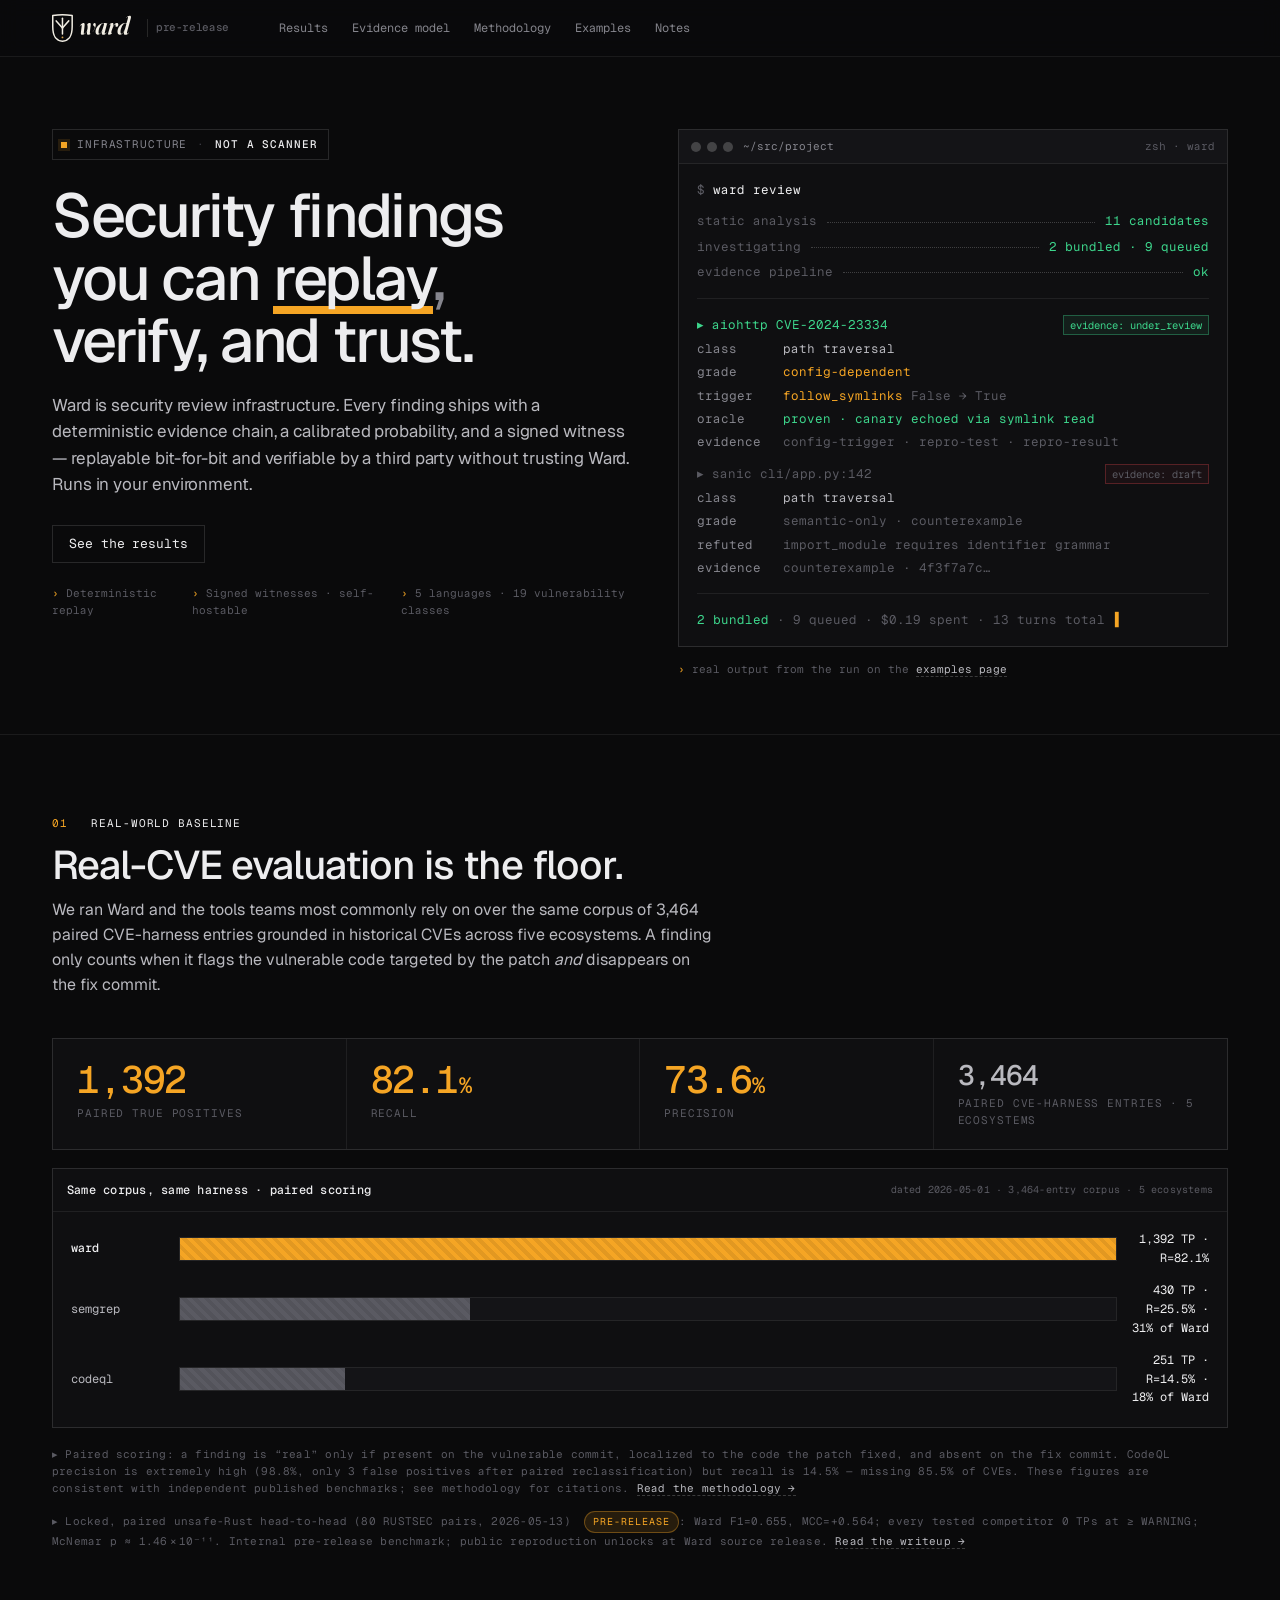
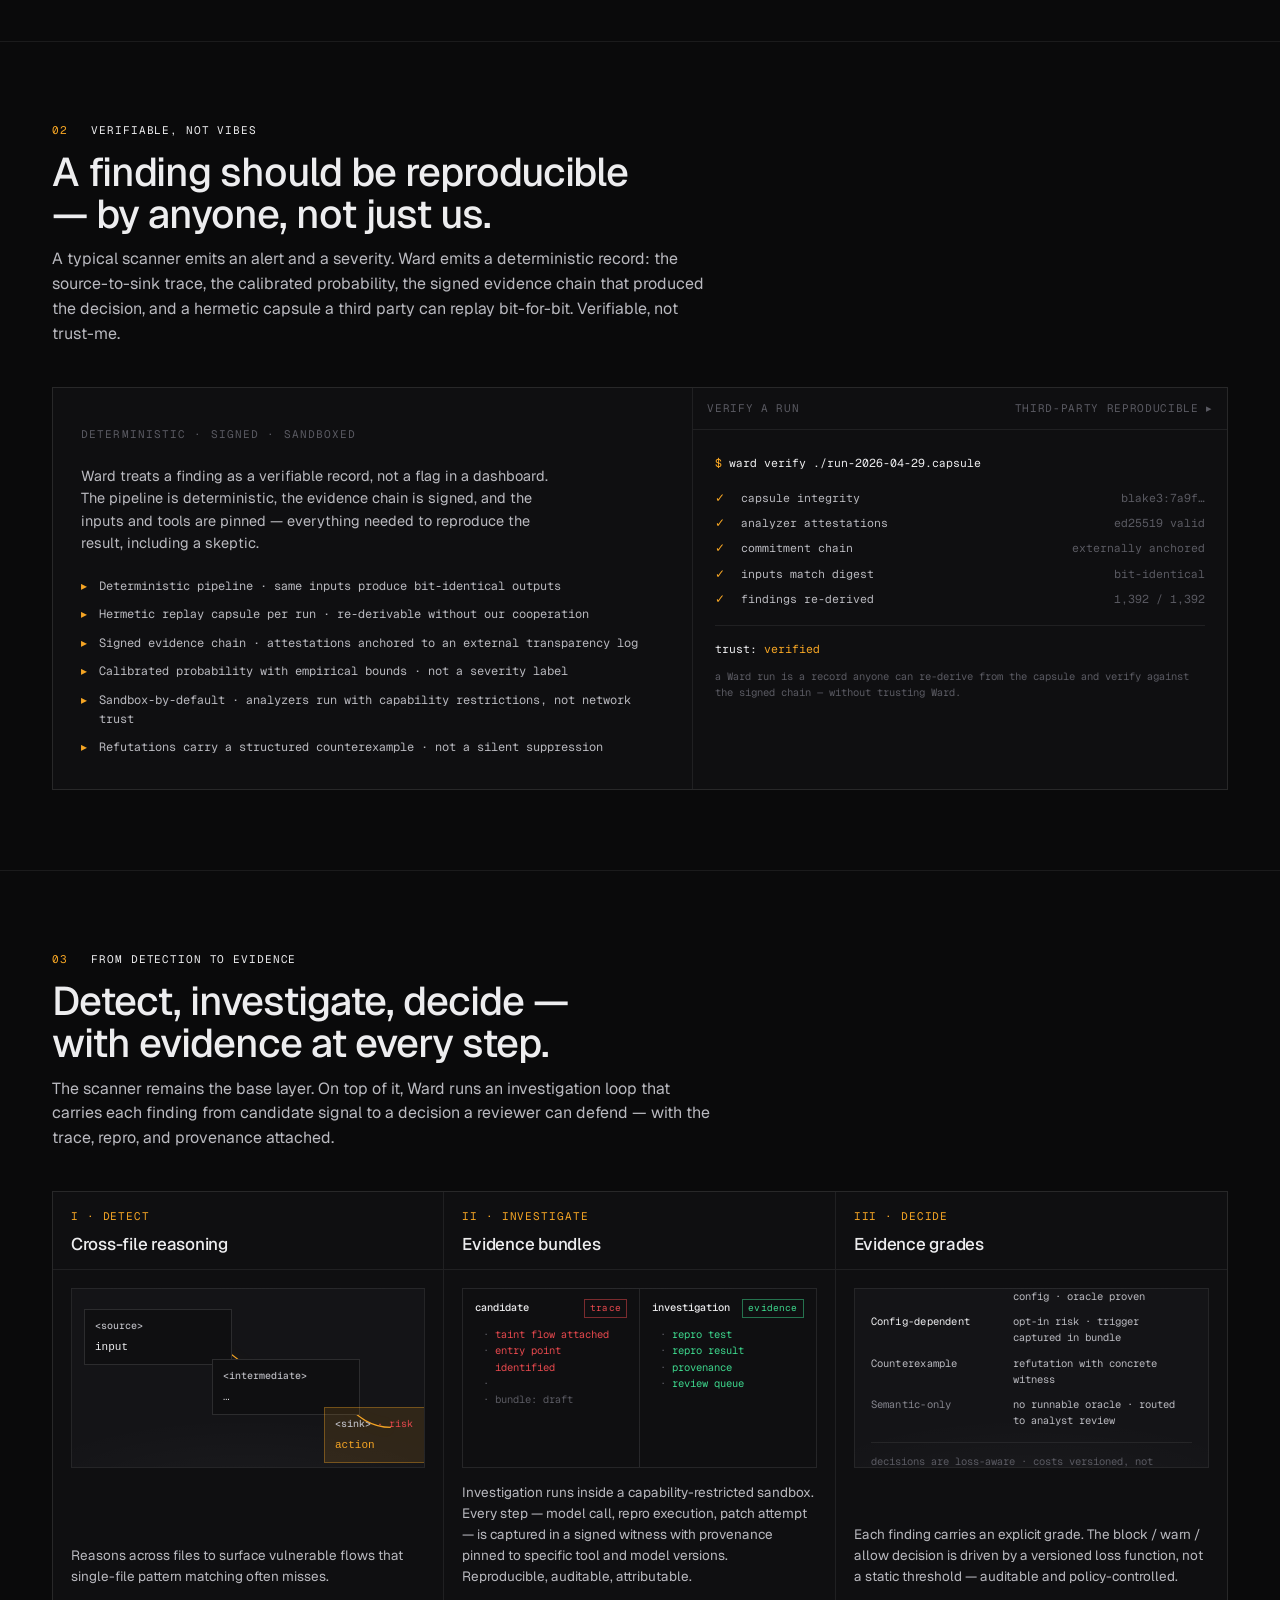
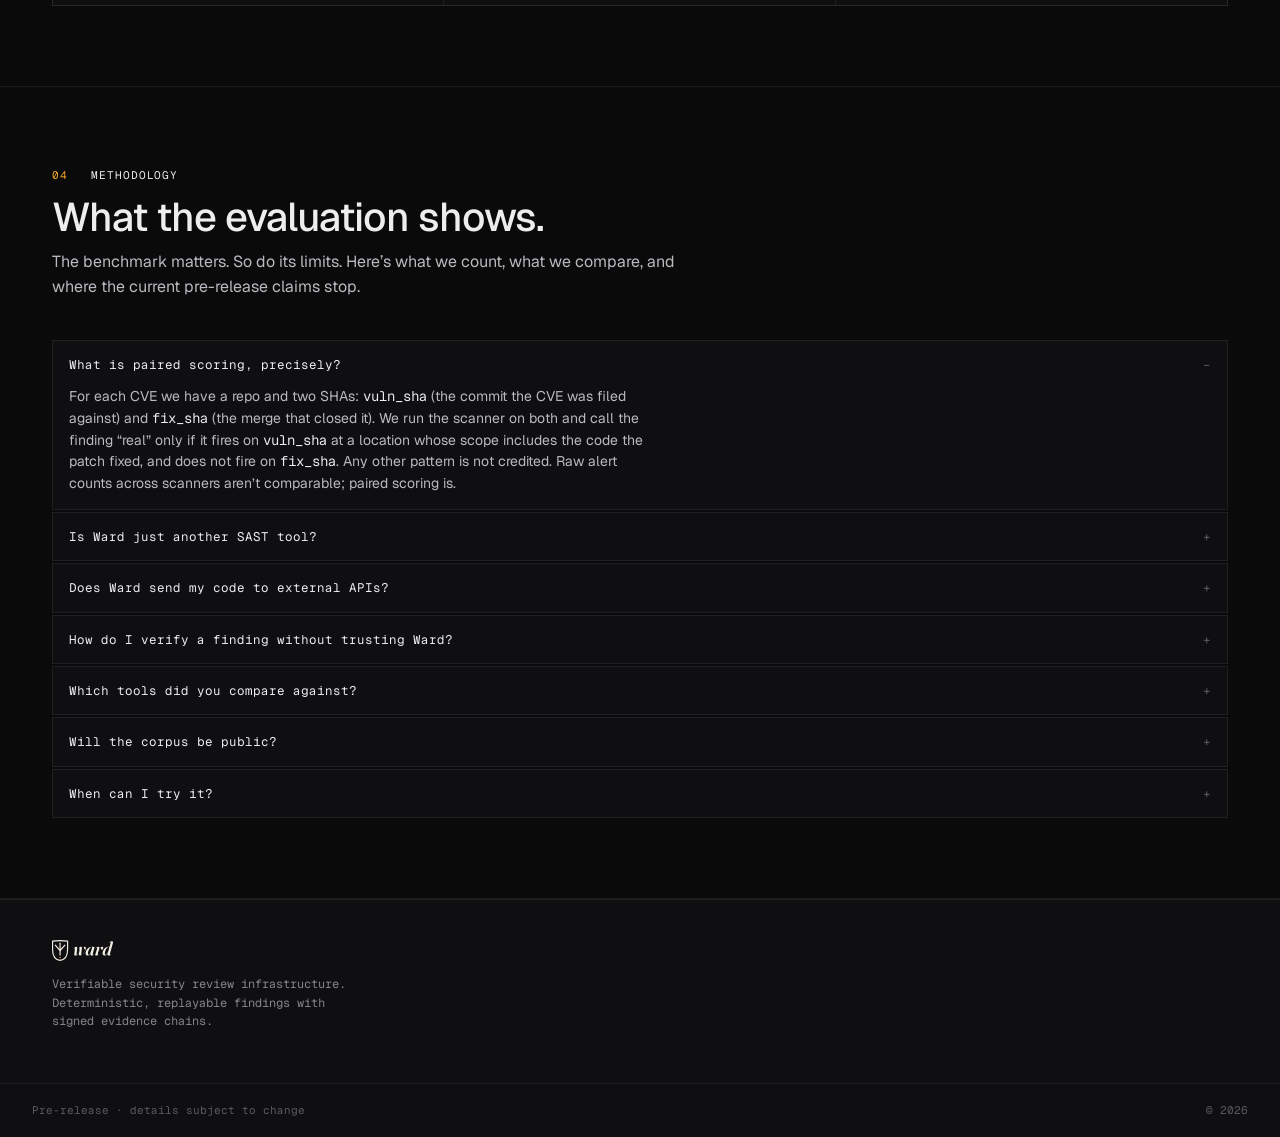
<file: index.html>
<!doctype html>
<html lang="en">
  <head>
    <meta charset="utf-8" />
    <meta name="viewport" content="width=device-width, initial-scale=1" />
    <title>Ward</title>
    <meta
      name="description"
      content="Ward — verifiable security review infrastructure. Deterministic, replayable findings with signed evidence chains."
    />

    <link rel="preconnect" href="https://fonts.googleapis.com" />
    <link rel="preconnect" href="https://fonts.gstatic.com" crossorigin />
    <link
      href="https://fonts.googleapis.com/css2?family=Geist:wght@400;500;600&family=Geist+Mono:wght@400;500&family=Fraunces:opsz,wght@9..144,400;9..144,500;9..144,600&display=swap"
      rel="stylesheet"
    />
    <link rel="icon" type="image/svg+xml" href="favicon.svg" />
    <link rel="stylesheet" href="styles.css" />
  </head>
  <body>
    <!-- NAV -->
    <header class="nav">
      <div class="nav-inner">
        <div class="brand">
          <img src="ward-with-word.svg" alt="Ward" />
          <!-- <svg class="brand-mark" viewBox="0 0 120 160" aria-hidden="true"> -->
          <!--   <path d="M 8 36 Q 60 26 112 36 L 112 72 C 112 106, 88 130, 60 142 C 32 130, 8 106, 8 72 Z" fill="none" stroke="currentColor" stroke-width="6" stroke-linejoin="round"/> -->
          <!--   <g stroke="currentColor" stroke-width="9" stroke-linecap="round" fill="none"> -->
          <!--     <line x1="60" y1="48" x2="60" y2="118"/> -->
          <!--     <line x1="60" y1="66" x2="34" y2="42"/> -->
          <!--     <line x1="60" y1="66" x2="86" y2="42"/> -->
          <!--   </g> -->
          <!-- </svg> -->
          <span class="nav-ver">pre-release</span>
        </div>
        <nav class="nav-links">
          <a href="#benchmark">Results</a>
          <a href="#how">Evidence model</a>
          <a href="#methodology">Methodology</a>
          <a href="examples.html">Examples</a>
          <a href="notes/">Notes</a>
        </nav>
        <div class="nav-cta">
          <a class="btn btn-primary" href="#contact" style="display: none"
            >Get notified</a
          >
        </div>
      </div>
    </header>

    <!-- HERO -->
    <section class="hero" id="hero">
      <div class="hero-grid">
        <div class="hero-copy">
          <div class="eyebrow">
            <span>infrastructure</span>
            <span style="color: var(--fg-4)">·</span>
            <b>not a scanner</b>
          </div>

          <h1 class="h1" data-tone>
            Security findings you can
            <span class="under">replay</span><em>,</em> verify, and trust.
          </h1>

          <p class="lede" data-tone-lede>
            Ward is security review infrastructure. Every finding ships with a
            deterministic evidence chain, a calibrated probability, and a signed
            witness — replayable bit-for-bit and verifiable by a third party
            without trusting Ward. Runs in your environment.
          </p>

          <div class="hero-ctas">
            <a class="btn btn-primary" href="#contact" style="display: none"
              >Get notified
              <span
                class="k"
                style="
                  color: var(--accent-ink);
                  opacity: 0.7;
                  border-color: rgba(0, 0, 0, 0.25);
                "
                >↵</span
              ></a
            >
            <a class="btn" href="#benchmark">See the results</a>
          </div>

          <div class="hero-note">
            <span>Deterministic replay</span>
            <span>Signed witnesses · self-hostable</span>
            <span>5 languages · 19 vulnerability classes</span>
          </div>
        </div>

        <div class="hero-term">
          <div class="term" role="region" aria-label="Terminal example">
            <div class="term-head">
              <div class="dots">
                <i class="dot"></i><i class="dot"></i><i class="dot"></i>
              </div>
              <span class="path">~/src/project</span>
              <span class="title">zsh · ward</span>
            </div>
            <div class="term-body">
              <div class="term-line">
                <span class="prompt">$</span>
                <span class="cmd">ward review</span>
              </div>
              <div class="term-steps dim">
                <div class="term-step">
                  <span>static analysis</span>
                  <span class="term-fill"></span>
                  <span class="ok">11 candidates</span>
                </div>
                <div class="term-step">
                  <span>investigating</span>
                  <span class="term-fill"></span>
                  <span class="ok">2 bundled · 9 queued</span>
                </div>
                <div class="term-step">
                  <span>evidence pipeline</span>
                  <span class="term-fill"></span>
                  <span class="ok">ok</span>
                </div>
              </div>
              <hr />
              <div class="term-finding">
                <div class="term-finding-head">
                  <span class="ok">▸ aiohttp CVE-2024-23334</span>
                  <span class="term-chip term-chip--ok"
                    >evidence: under_review</span
                  >
                </div>
                <div class="term-kv-row">
                  <span class="kv">class</span><span>path traversal</span>
                </div>
                <div class="term-kv-row">
                  <span class="kv">grade</span
                  ><span class="warn">config-dependent</span>
                </div>
                <div class="term-kv-row">
                  <span class="kv">trigger</span>
                  <span
                    ><span class="tok">follow_symlinks</span
                    ><span class="dim"> False → True</span></span
                  >
                </div>
                <div class="term-kv-row">
                  <span class="kv">oracle</span
                  ><span class="ok"
                    >proven · canary echoed via symlink read</span
                  >
                </div>
                <div class="term-kv-row">
                  <span class="kv">evidence</span>
                  <span class="dim"
                    >config-trigger · repro-test · repro-result</span
                  >
                </div>
              </div>
              <div class="term-finding">
                <div class="term-finding-head">
                  <span class="dim">▸ sanic cli/app.py:142</span>
                  <span class="term-chip term-chip--refuted"
                    >evidence: draft</span
                  >
                </div>
                <div class="term-kv-row">
                  <span class="kv">class</span><span>path traversal</span>
                </div>
                <div class="term-kv-row">
                  <span class="kv">grade</span
                  ><span class="dim">semantic-only · counterexample</span>
                </div>
                <div class="term-kv-row">
                  <span class="kv">refuted</span>
                  <span class="dim"
                    >import_module requires identifier grammar</span
                  >
                </div>
                <div class="term-kv-row">
                  <span class="kv">evidence</span>
                  <span class="dim">counterexample · 4f3f7a7c…</span>
                </div>
              </div>
              <hr />
              <div class="term-summary">
                <span class="ok">2 bundled</span>
                <span class="dim"
                  >· 9 queued · $0.19 spent · 13 turns total</span
                ><span class="cursor"></span>
              </div>
            </div>
          </div>

          <div class="hero-note" style="margin-top: 14px">
            <span
              >real output from the run on the
              <a
                href="examples.html"
                style="
                  color: var(--fg-1);
                  border-bottom: 1px dashed var(--line-3);
                "
                >examples page</a
              ></span
            >
          </div>
        </div>
      </div>
    </section>

    <!-- BENCHMARK -->
    <section class="section" id="benchmark">
      <div class="section-inner">
        <div class="sec-head">
          <div class="tag">
            <span class="dot">01</span> &nbsp;
            <span class="n">Real-world baseline</span>
          </div>
          <h2>Real-CVE evaluation is the floor.</h2>
          <p>
            We ran Ward and the tools teams most commonly rely on over the same
            corpus of 3,464 paired CVE-harness entries
            <!-- FIXME: reconcile to private tests/cve-registry/manifest.toml.
                 Public-site previously cited 3,408 in this paragraph and
                 3,464 in the cmp/FAQ blocks below; we picked 3,464 as the
                 canonical figure because it matches the 2026-05-01 silent-
                 gating-bug-fix baseline (3,464 scannable / 3,715 manifest
                 entries per the private project memory). The 3,408 figure
                 appears to be an older April baseline. Confirm before
                 publishing externally. -->
            grounded in historical CVEs across five ecosystems. A finding only
            counts when it flags the vulnerable code targeted by the patch
            <em>and</em> disappears on the fix commit.
          </p>
        </div>

        <div class="bench-headline">
          <div class="bench-stat">
            <div class="bench-stat-v">1,392</div>
            <div class="bench-stat-k">paired true positives</div>
          </div>
          <div class="bench-stat">
            <div class="bench-stat-v">
              82.1<span class="bench-stat-unit">%</span>
            </div>
            <div class="bench-stat-k">recall</div>
          </div>
          <div class="bench-stat">
            <div class="bench-stat-v">
              73.6<span class="bench-stat-unit">%</span>
            </div>
            <div class="bench-stat-k">precision</div>
          </div>
          <div class="bench-stat bench-stat--note">
            <div class="bench-stat-v bench-stat-v--small">3,464</div>
            <div class="bench-stat-k">paired CVE-harness entries · 5 ecosystems</div>
          </div>
        </div>

        <div class="cmp" id="cmp">
          <div class="cmp-head">
            <h4>Same corpus, same harness · paired scoring</h4>
            <span class="src"
              >dated 2026-05-01 · 3,464-entry corpus · 5 ecosystems</span
            >
          </div>

          <div class="bars">
            <div class="bar-row">
              <div class="lbl me">ward</div>
              <div class="bar-track">
                <i class="bar-fill me" style="--w: 100%"></i>
              </div>
              <div class="bar-val">1,392 TP · R=82.1%</div>
            </div>
            <div class="bar-row">
              <div class="lbl">semgrep</div>
              <div class="bar-track">
                <i class="bar-fill" style="--w: 31%"></i>
              </div>
              <div class="bar-val">430 TP · R=25.5% · 31% of Ward</div>
            </div>
            <div class="bar-row">
              <div class="lbl">codeql</div>
              <div class="bar-track">
                <i class="bar-fill" style="--w: 17.6%"></i>
              </div>
              <div class="bar-val">251 TP · R=14.5% · 18% of Ward</div>
            </div>
          </div>
        </div>

        <p
          class="mono"
          style="
            margin-top: 18px;
            font-size: 11px;
            color: var(--fg-3);
            letter-spacing: 0.02em;
          "
        >
          ▸ Paired scoring: a finding is &ldquo;real&rdquo; only if present on
          the vulnerable commit, localized to the code the patch fixed, and
          absent on the fix commit. CodeQL precision is extremely high (98.8%,
          only 3 false positives after paired reclassification) but recall is
          14.5% &mdash; missing 85.5% of CVEs. These figures are consistent with
          independent published benchmarks; see methodology for citations.
          <a
            href="#methodology"
            style="color: var(--fg-1); border-bottom: 1px dashed var(--line-3)"
            >Read the methodology →</a
          >
        </p>

        <p
          class="mono"
          style="
            margin-top: 14px;
            font-size: 11px;
            color: var(--fg-3);
            letter-spacing: 0.02em;
          "
        >
          ▸ Locked, paired unsafe-Rust head-to-head (80 RUSTSEC pairs, 2026-05-13)
          <span class="pre-release-chip">pre-release</span>:
          Ward F1=0.655, MCC=+0.564; every tested competitor 0 TPs at
          ≥&nbsp;WARNING; McNemar p&nbsp;≈&nbsp;1.46&thinsp;×&thinsp;10⁻¹¹. Internal
          pre-release benchmark; public reproduction unlocks at Ward source
          release.
          <a
            href="notes/unsafe-rust-benchmark.html"
            style="color: var(--fg-1); border-bottom: 1px dashed var(--line-3)"
            >Read the writeup →</a
          >
        </p>
      </div>
    </section>

    <!-- CREDIBILITY -->
    <section class="section" id="credibility">
      <div class="section-inner">
        <div class="sec-head">
          <div class="tag">
            <span class="dot">02</span> &nbsp;
            <span class="n">Verifiable, not vibes</span>
          </div>
          <h2>A finding should be reproducible — by anyone, not just us.</h2>
          <p>
            A typical scanner emits an alert and a severity. Ward emits a
            deterministic record: the source-to-sink trace, the calibrated
            probability, the signed evidence chain that produced the decision,
            and a hermetic capsule a third party can replay bit-for-bit.
            Verifiable, not trust-me.
          </p>
        </div>

        <div class="cred-grid">
          <div class="cred-l">
            <div class="cred-k">deterministic · signed · sandboxed</div>
            <p class="cred-body">
              Ward treats a finding as a verifiable record, not a flag in a
              dashboard. The pipeline is deterministic, the evidence chain is
              signed, and the inputs and tools are pinned — everything needed to
              reproduce the result, including a skeptic.
            </p>
            <ul class="cred-list">
              <li>
                Deterministic pipeline · same inputs produce bit-identical
                outputs
              </li>
              <li>
                Hermetic replay capsule per run · re-derivable without our
                cooperation
              </li>
              <li>
                Signed evidence chain · attestations anchored to an external
                transparency log
              </li>
              <li>
                Calibrated probability with empirical bounds · not a severity
                label
              </li>
              <li>
                Sandbox-by-default · analyzers run with capability restrictions,
                not network trust
              </li>
              <li>
                Refutations carry a structured counterexample · not a silent
                suppression
              </li>
            </ul>
          </div>

          <div class="cred-r">
            <div class="cred-right-head">
              <span>verify a run</span>
              <span>third-party reproducible ▸</span>
            </div>
            <div
              style="
                padding: 22px 22px 24px;
                font-family: var(--mono);
                font-size: 11.5px;
                color: var(--fg-1);
                line-height: 1.85;
              "
            >
              <div style="color: var(--fg)">
                <span style="color: var(--accent)">$</span>
                ward verify ./run-2026-04-29.capsule
              </div>
              <div style="margin-top: 14px; display: grid; gap: 4px">
                <div
                  style="
                    display: grid;
                    grid-template-columns: 16px 1fr auto;
                    gap: 10px;
                    align-items: baseline;
                  "
                >
                  <span style="color: var(--accent)">✓</span>
                  <span>capsule integrity</span>
                  <span style="color: var(--fg-3)">blake3:7a9f…</span>
                </div>
                <div
                  style="
                    display: grid;
                    grid-template-columns: 16px 1fr auto;
                    gap: 10px;
                    align-items: baseline;
                  "
                >
                  <span style="color: var(--accent)">✓</span>
                  <span>analyzer attestations</span>
                  <span style="color: var(--fg-3)">ed25519 valid</span>
                </div>
                <div
                  style="
                    display: grid;
                    grid-template-columns: 16px 1fr auto;
                    gap: 10px;
                    align-items: baseline;
                  "
                >
                  <span style="color: var(--accent)">✓</span>
                  <span>commitment chain</span>
                  <span style="color: var(--fg-3)">externally anchored</span>
                </div>
                <div
                  style="
                    display: grid;
                    grid-template-columns: 16px 1fr auto;
                    gap: 10px;
                    align-items: baseline;
                  "
                >
                  <span style="color: var(--accent)">✓</span>
                  <span>inputs match digest</span>
                  <span style="color: var(--fg-3)">bit-identical</span>
                </div>
                <div
                  style="
                    display: grid;
                    grid-template-columns: 16px 1fr auto;
                    gap: 10px;
                    align-items: baseline;
                  "
                >
                  <span style="color: var(--accent)">✓</span>
                  <span>findings re-derived</span>
                  <span style="color: var(--fg-3)">1,392 / 1,392</span>
                </div>
              </div>
              <div
                style="
                  margin-top: 16px;
                  padding-top: 12px;
                  border-top: 1px solid var(--line);
                  color: var(--fg);
                "
              >
                trust: <span style="color: var(--accent)">verified</span>
              </div>
              <div
                style="
                  margin-top: 8px;
                  color: var(--fg-3);
                  font-size: 10.5px;
                  line-height: 1.6;
                "
              >
                a Ward run is a record anyone can re-derive from the capsule and
                verify against the signed chain — without trusting Ward.
              </div>
            </div>
          </div>
        </div>
      </div>
    </section>

    <!-- HOW IT WORKS -->
    <section class="section" id="how">
      <div class="section-inner">
        <div class="sec-head">
          <div class="tag">
            <span class="dot">03</span> &nbsp;
            <span class="n">From detection to evidence</span>
          </div>
          <h2>Detect, investigate, decide — with evidence at every step.</h2>
          <p>
            The scanner remains the base layer. On top of it, Ward runs an
            investigation loop that carries each finding from candidate signal
            to a decision a reviewer can defend — with the trace, repro, and
            provenance attached.
          </p>
        </div>

        <div class="how">
          <div class="how-card">
            <div class="how-head">
              <div class="i">I · DETECT</div>
              <h3>Cross-file reasoning</h3>
            </div>
            <div class="how-body">
              <div class="how-viz">
                <div class="trace" data-anim="trace" id="trace">
                  <svg
                    class="links"
                    viewBox="0 0 420 180"
                    preserveAspectRatio="none"
                    aria-hidden="true"
                  >
                    <path d="M 130 42 C 180 42, 200 92, 260 92" />
                    <path d="M 260 92  C 320 92, 330 140, 380 140" />
                  </svg>
                  <div class="file" style="left: 12px; top: 20px">
                    <div class="n"><b>&lt;source&gt;</b></div>
                    <code>input</code>
                  </div>
                  <div class="file" style="left: 140px; top: 70px">
                    <div class="n"><b>&lt;intermediate&gt;</b></div>
                    <code>…</code>
                  </div>
                  <div class="file hit" style="left: 252px; top: 118px">
                    <div class="n">
                      <b>&lt;sink&gt;</b>
                      <span style="color: var(--danger)">· risk</span>
                    </div>
                    <code>action</code>
                  </div>
                  <div class="badge" id="traceBadge">finding</div>
                </div>
              </div>
              <p>
                Reasons across files to surface vulnerable flows that
                single-file pattern matching often misses.
              </p>
            </div>
          </div>

          <div class="how-card">
            <div class="how-head">
              <div class="i">II · INVESTIGATE</div>
              <h3>Evidence bundles</h3>
            </div>
            <div class="how-body">
              <div class="how-viz">
                <div class="paired">
                  <div>
                    <div class="ph">
                      <b>candidate</b> <span class="tag-pill v">trace</span>
                    </div>
                    <div class="ln">
                      <span class="g">·</span
                      ><span class="vuln">taint flow attached</span>
                    </div>
                    <div class="ln">
                      <span class="g">·</span
                      ><span class="vuln">entry point identified</span>
                    </div>
                    <div class="ln"><span class="g">·</span><span></span></div>
                    <div class="ln">
                      <span class="g">·</span
                      ><span style="color: var(--fg-3)">bundle: draft</span>
                    </div>
                  </div>
                  <div>
                    <div class="ph">
                      <b>investigation</b>
                      <span class="tag-pill f">evidence</span>
                    </div>
                    <div class="ln">
                      <span class="g">·</span
                      ><span class="fix">repro test</span>
                    </div>
                    <div class="ln">
                      <span class="g">·</span
                      ><span class="fix">repro result</span>
                    </div>
                    <div class="ln">
                      <span class="g">·</span
                      ><span class="fix">provenance</span>
                    </div>
                    <div class="ln">
                      <span class="g">·</span
                      ><span class="fix">review queue</span>
                    </div>
                  </div>
                </div>
              </div>
              <p>
                Investigation runs inside a capability-restricted sandbox. Every
                step — model call, repro execution, patch attempt — is captured
                in a signed witness with provenance pinned to specific tool and
                model versions. Reproducible, auditable, attributable.
              </p>
            </div>
          </div>

          <div class="how-card">
            <div class="how-head">
              <div class="i">III · DECIDE</div>
              <h3>Evidence grades</h3>
            </div>
            <div class="how-body">
              <div class="how-viz">
                <div
                  style="
                    position: absolute;
                    inset: 0;
                    padding: 14px 16px;
                    font-family: var(--mono);
                    font-size: 10.5px;
                    display: grid;
                    gap: 9px;
                    align-content: center;
                  "
                >
                  <div
                    style="
                      display: grid;
                      grid-template-columns: 130px 1fr;
                      gap: 12px;
                      align-items: baseline;
                    "
                  >
                    <div style="color: var(--accent); letter-spacing: 0.02em">
                      Reproduced
                    </div>
                    <div style="color: var(--fg-1)">
                      exploit runs under default config · oracle proven
                    </div>
                  </div>
                  <div
                    style="
                      display: grid;
                      grid-template-columns: 130px 1fr;
                      gap: 12px;
                      align-items: baseline;
                    "
                  >
                    <div style="color: var(--fg); letter-spacing: 0.02em">
                      Config-dependent
                    </div>
                    <div style="color: var(--fg-1)">
                      opt-in risk · trigger captured in bundle
                    </div>
                  </div>
                  <div
                    style="
                      display: grid;
                      grid-template-columns: 130px 1fr;
                      gap: 12px;
                      align-items: baseline;
                    "
                  >
                    <div style="color: var(--fg-1); letter-spacing: 0.02em">
                      Counterexample
                    </div>
                    <div style="color: var(--fg-1)">
                      refutation with concrete witness
                    </div>
                  </div>
                  <div
                    style="
                      display: grid;
                      grid-template-columns: 130px 1fr;
                      gap: 12px;
                      align-items: baseline;
                    "
                  >
                    <div style="color: var(--fg-2); letter-spacing: 0.02em">
                      Semantic-only
                    </div>
                    <div style="color: var(--fg-1)">
                      no runnable oracle · routed to analyst review
                    </div>
                  </div>
                  <div
                    style="
                      margin-top: 4px;
                      padding-top: 10px;
                      border-top: 1px solid var(--line);
                      color: var(--fg-3);
                    "
                  >
                    decisions are loss-aware · costs versioned, not heuristic
                  </div>
                </div>
              </div>
              <p>
                Each finding carries an explicit grade. The block / warn / allow
                decision is driven by a versioned loss function, not a static
                threshold — auditable and policy-controlled.
              </p>
            </div>
          </div>
        </div>
      </div>
    </section>

    <!-- METHODOLOGY / FAQ -->
    <section class="section" id="methodology">
      <div class="section-inner">
        <div class="sec-head">
          <div class="tag">
            <span class="dot">04</span> &nbsp;
            <span class="n">Methodology</span>
          </div>
          <h2>What the evaluation shows.</h2>
          <p>
            The benchmark matters. So do its limits. Here&rsquo;s what we count,
            what we compare, and where the current pre-release claims stop.
          </p>
        </div>

        <div class="faq">
          <details open>
            <summary>What is paired scoring, precisely?</summary>
            <p>
              For each CVE we have a repo and two SHAs:
              <span class="mono" style="color: var(--fg)">vuln_sha</span> (the
              commit the CVE was filed against) and
              <span class="mono" style="color: var(--fg)">fix_sha</span> (the
              merge that closed it). We run the scanner on both and call the
              finding &ldquo;real&rdquo; only if it fires on
              <span class="mono" style="color: var(--fg)">vuln_sha</span> at a
              location whose scope includes the code the patch fixed, and does
              not fire on
              <span class="mono" style="color: var(--fg)">fix_sha</span>. Any
              other pattern is not credited. Raw alert counts across scanners
              aren&rsquo;t comparable; paired scoring is.
            </p>
          </details>

          <details>
            <summary>Is Ward just another SAST tool?</summary>
            <p>
              No. Static analysis is the entry point, not the whole story. Ward
              is verifiable security review infrastructure: deterministic
              scanner output, signed evidence chains, hermetic replay capsules,
              calibrated probabilities, and a sandboxed investigation layer on
              top. The scanner is farther along than the investigation layer
              today.
            </p>
          </details>

          <details>
            <summary>Does Ward send my code to external APIs?</summary>
            <p>
              The static pipeline runs entirely in your environment with no
              external calls. The investigation layer can use pinned model
              providers; a fully self-hosted variant for air-gapped deployments
              is on the near roadmap. In every mode, code only enters declared,
              sandboxed surfaces, and every model interaction is captured in the
              signed witness chain.
            </p>
          </details>

          <details>
            <summary>How do I verify a finding without trusting Ward?</summary>
            <p>
              Each run produces a hermetic replay capsule and a signed evidence
              chain anchored to an external transparency log. A third party can
              re-derive the same findings from the capsule and verify the
              attestations independently — no Ward cooperation required. Anchor
              staleness and verification failures explicitly downgrade the
              run&rsquo;s trust state.
            </p>
          </details>

          <details>
            <summary>Which tools did you compare against?</summary>
            <p>
              The current comparison includes Semgrep and CodeQL. Both were run
              over the same 3,464-entry corpus under the same paired-scoring
              harness. CodeQL was run at full-corpus scale (2026-05-01) using
              CodeQL CLI 2.24.3 with the javascript-security-extended and
              equivalent language query suites. We&rsquo;ll publish the exact
              versions, configurations, and harness details alongside the
              benchmark methodology.
            </p>
            <p>
              The recall figures we observe for CodeQL (~14%) and Semgrep (~25%)
              are consistent with the published academic literature. Independent
              evaluations report CodeQL at 20–22.5% recall on Java-only CVE
              corpora (Bennett et al., EASE 2024; IRIS / CWE-Bench-Java, ICLR
              2025), and lower still on Go and Rust where query coverage is
              thinner. Semgrep off-the-shelf is reported at 17–24% on real Python
              and JavaScript CVE datasets (RealVuln, arXiv:2604.13764; DeepSource
              OSS CVE benchmark). Our paired methodology &mdash; which requires a
              finding to be localized to the patched code and absent on the fix
              commit &mdash; is stricter than most published evaluations, so our
              numbers sit at or slightly below the published midpoints.
            </p>
            <p>
              The gap is structural: the same EASE 2024 study attributes 76.9% of
              all SAST false negatives to missing or insufficient rules, not
              engine limitations. The tools miss what they miss because no one has
              written the query or sink specification for that vulnerability
              pattern yet &mdash; not because taint analysis fundamentally
              can&rsquo;t reach it.
            </p>
          </details>

          <details>
            <summary>Will the corpus be public?</summary>
            <p>
              We intend to publish the methodology, scoring harness, benchmark
              dates, and pinned tool configurations. We have not finalized what
              portion of the corpus itself will be public.
            </p>
          </details>

          <details>
            <summary>When can I try it?</summary>
            <p>
              Ward is pre-release and in active development. There&rsquo;s no
              public install today. If you want to be notified when there is,
              leave your email below.
            </p>
          </details>
        </div>
      </div>
    </section>

    <!-- CONTACT -->
    <section class="section" id="contact" style="display: none">
      <div class="section-inner" style="max-width: 720px">
        <div class="sec-head">
          <div class="tag">
            <span class="dot">05</span> &nbsp;
            <span class="n">Stay in the loop</span>
          </div>
          <h2>Get notified at launch.</h2>
          <p>
            One email when Ward is ready. No marketing list, no drip campaign.
          </p>
        </div>
        <form
          onsubmit="
            event.preventDefault();
            this.querySelector('button').textContent = 'noted.';
          "
          style="
            display: flex;
            gap: 8px;
            border: 1px solid var(--line-2);
            padding: 6px;
            background: var(--bg-1);
            max-width: 520px;
          "
        >
          <input
            type="email"
            required
            placeholder="you@company.com"
            style="
              flex: 1;
              background: transparent;
              border: 0;
              color: var(--fg);
              font-family: var(--mono);
              font-size: 13px;
              padding: 8px 10px;
              outline: none;
            "
          />
          <button class="btn btn-primary" type="submit" style="height: 38px">
            Notify me
          </button>
        </form>
      </div>
    </section>

    <!-- FOOTER -->
    <footer class="foot">
      <div class="foot-inner" style="grid-template-columns: 1fr">
        <div>
          <div class="brand" style="margin-bottom: 14px">
            <img src="ward-with-word.svg" alt="Ward" />
          </div>
          <p
            class="mono"
            style="color: var(--fg-2); font-size: 12px; max-width: 44ch"
          >
            Verifiable security review infrastructure. Deterministic, replayable
            findings with signed evidence chains.
          </p>
        </div>
      </div>
      <div class="foot-meta">
        <span>Pre-release · details subject to change</span>
        <span>© 2026</span>
      </div>
    </footer>

    <script src="app.js"></script>
  </body>
</html>
</file>
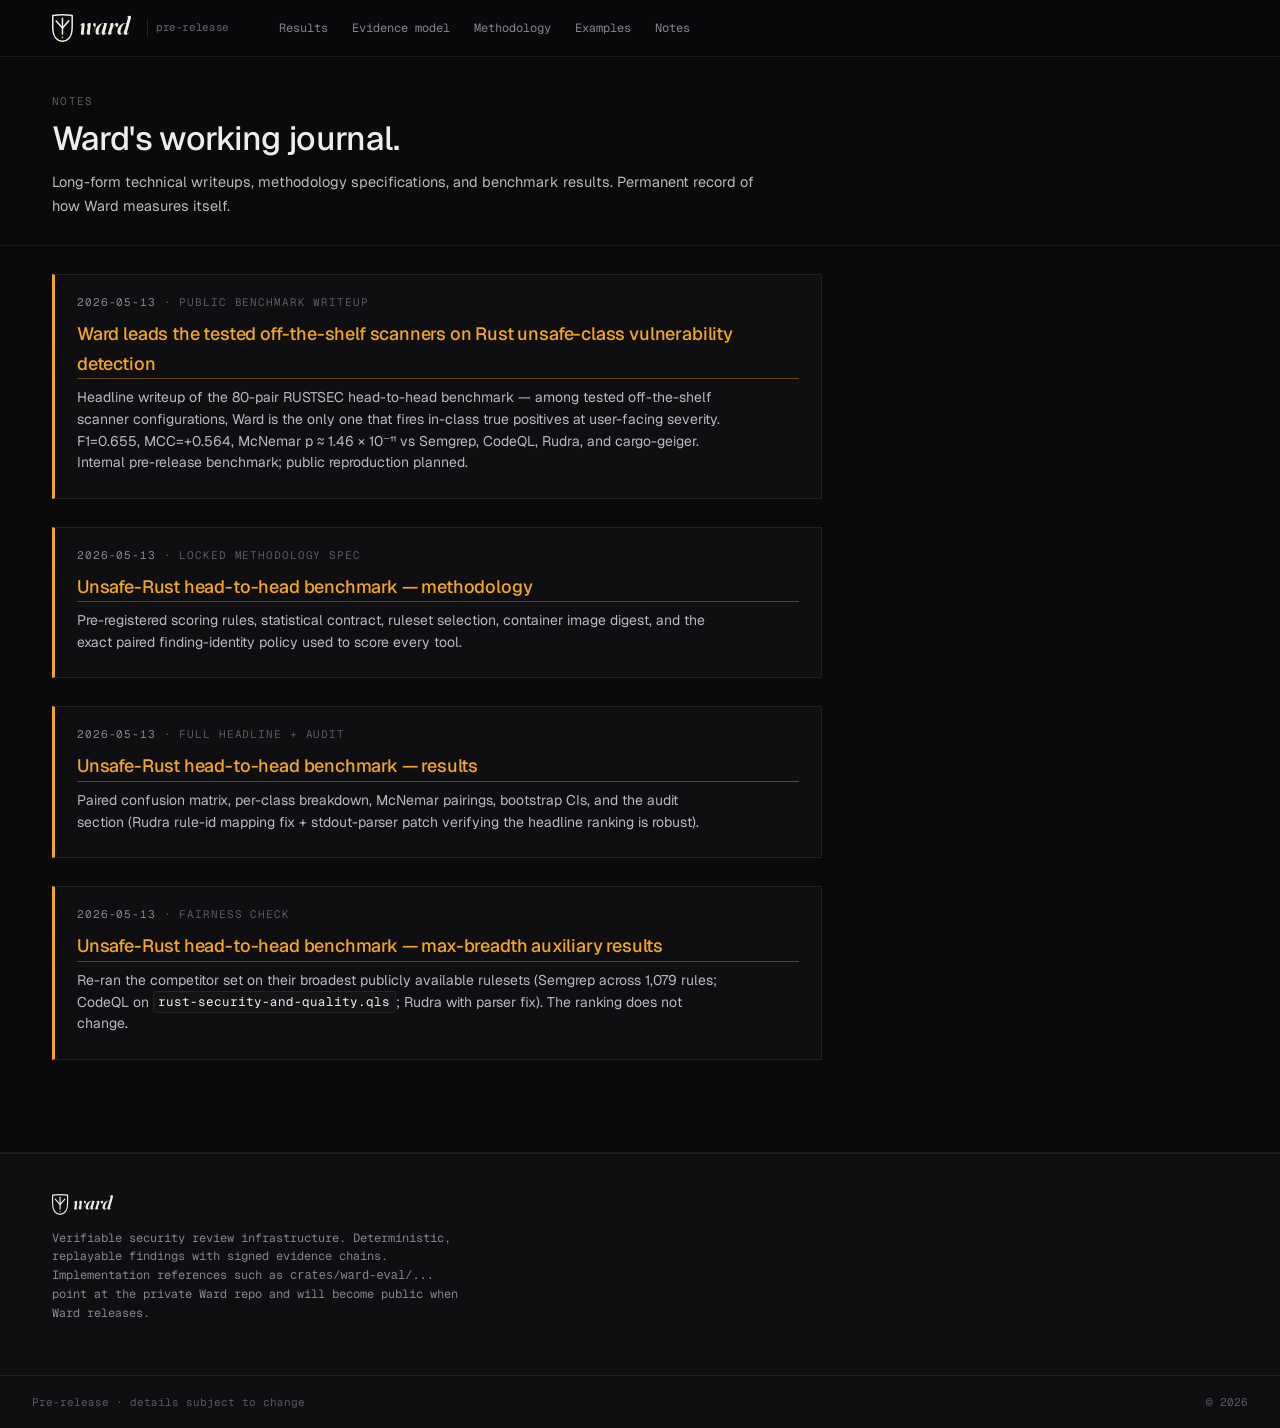
<file: notes/index.html>
<!doctype html>
<html lang="en">
  <head>
    <meta charset="utf-8" />
    <meta name="viewport" content="width=device-width, initial-scale=1" />
    <title>Notes — Ward</title>
    <meta name="description" content="Ward's working journal: long-form technical writeups, methodology specifications, and benchmark results." />

    <link rel="preconnect" href="https://fonts.googleapis.com" />
    <link rel="preconnect" href="https://fonts.gstatic.com" crossorigin />
    <link
      href="https://fonts.googleapis.com/css2?family=Geist:wght@400;500;600&family=Geist+Mono:wght@400;500&family=Fraunces:opsz,wght@9..144,400;9..144,500;9..144,600&display=swap"
      rel="stylesheet"
    />
    <link rel="icon" type="image/svg+xml" href="../favicon.svg" />
    <link rel="stylesheet" href="../styles.css" />
  </head>
  <body>
    <header class="nav">
      <div class="nav-inner">
        <div class="brand">
          <a href="../index.html" aria-label="Ward home">
            <img src="../ward-with-word.svg" alt="Ward" />
          </a>
          <span class="nav-ver">pre-release</span>
        </div>
        <nav class="nav-links">
          <a href="../index.html#benchmark">Results</a>
          <a href="../index.html#how">Evidence model</a>
          <a href="../index.html#methodology">Methodology</a>
          <a href="../examples.html">Examples</a>
          <a href="index.html" aria-current="page">Notes</a>
        </nav>
      </div>
    </header>

    <section class="page-title">
      <div class="page-title-inner">
        <div class="page-title-eyebrow">Notes</div>
        <h1 class="page-title-h">Ward's working journal.</h1>
        <p class="page-title-sub">
          Long-form technical writeups, methodology specifications, and
          benchmark results. Permanent record of how Ward measures itself.
        </p>
      </div>
    </section>

    <main class="note-main">
      <div class="note-main-inner">
        <article class="note-body note-index">
          <ul class="note-list">
            <li>
              <div class="note-list-meta"><span class="mono">2026-05-13</span> · public benchmark writeup</div>
              <a class="note-list-title" href="unsafe-rust-benchmark.html">
                Ward leads the tested off-the-shelf scanners on Rust unsafe-class vulnerability detection
              </a>
              <p class="note-list-blurb">
                Headline writeup of the 80-pair RUSTSEC head-to-head benchmark —
                among tested off-the-shelf scanner configurations, Ward is the
                only one that fires in-class true positives at user-facing
                severity. F1=0.655, MCC=+0.564, McNemar p ≈ 1.46&nbsp;×&nbsp;10⁻¹¹
                vs Semgrep, CodeQL, Rudra, and cargo-geiger. Internal pre-release
                benchmark; public reproduction planned.
              </p>
            </li>
            <li>
              <div class="note-list-meta"><span class="mono">2026-05-13</span> · locked methodology spec</div>
              <a class="note-list-title" href="unsafe-rust-bench-methodology.html">
                Unsafe-Rust head-to-head benchmark — methodology
              </a>
              <p class="note-list-blurb">
                Pre-registered scoring rules, statistical contract, ruleset selection,
                container image digest, and the exact paired finding-identity policy
                used to score every tool.
              </p>
            </li>
            <li>
              <div class="note-list-meta"><span class="mono">2026-05-13</span> · full headline + audit</div>
              <a class="note-list-title" href="unsafe-rust-bench-results.html">
                Unsafe-Rust head-to-head benchmark — results
              </a>
              <p class="note-list-blurb">
                Paired confusion matrix, per-class breakdown, McNemar pairings,
                bootstrap CIs, and the audit section (Rudra rule-id mapping fix +
                stdout-parser patch verifying the headline ranking is robust).
              </p>
            </li>
            <li>
              <div class="note-list-meta"><span class="mono">2026-05-13</span> · fairness check</div>
              <a class="note-list-title" href="unsafe-rust-bench-aux-max-breadth.html">
                Unsafe-Rust head-to-head benchmark — max-breadth auxiliary results
              </a>
              <p class="note-list-blurb">
                Re-ran the competitor set on their broadest publicly available
                rulesets (Semgrep across 1,079 rules; CodeQL on
                <code>rust-security-and-quality.qls</code>; Rudra with parser fix). The
                ranking does not change.
              </p>
            </li>
          </ul>
        </article>
      </div>
    </main>

    <footer class="foot">
      <div class="foot-inner" style="grid-template-columns: 1fr">
        <div>
          <div class="brand" style="margin-bottom: 14px">
            <img src="../ward-with-word.svg" alt="Ward" />
          </div>
          <p class="mono" style="color: var(--fg-2); font-size: 12px; max-width: 60ch">
            Verifiable security review infrastructure. Deterministic, replayable
            findings with signed evidence chains. Implementation references such
            as <code>crates/ward-eval/...</code> point at the private Ward repo
            and will become public when Ward releases.
          </p>
        </div>
      </div>
      <div class="foot-meta">
        <span>Pre-release · details subject to change</span>
        <span>© 2026</span>
      </div>
    </footer>

    <script src="../app.js"></script>
  </body>
</html>
</file>
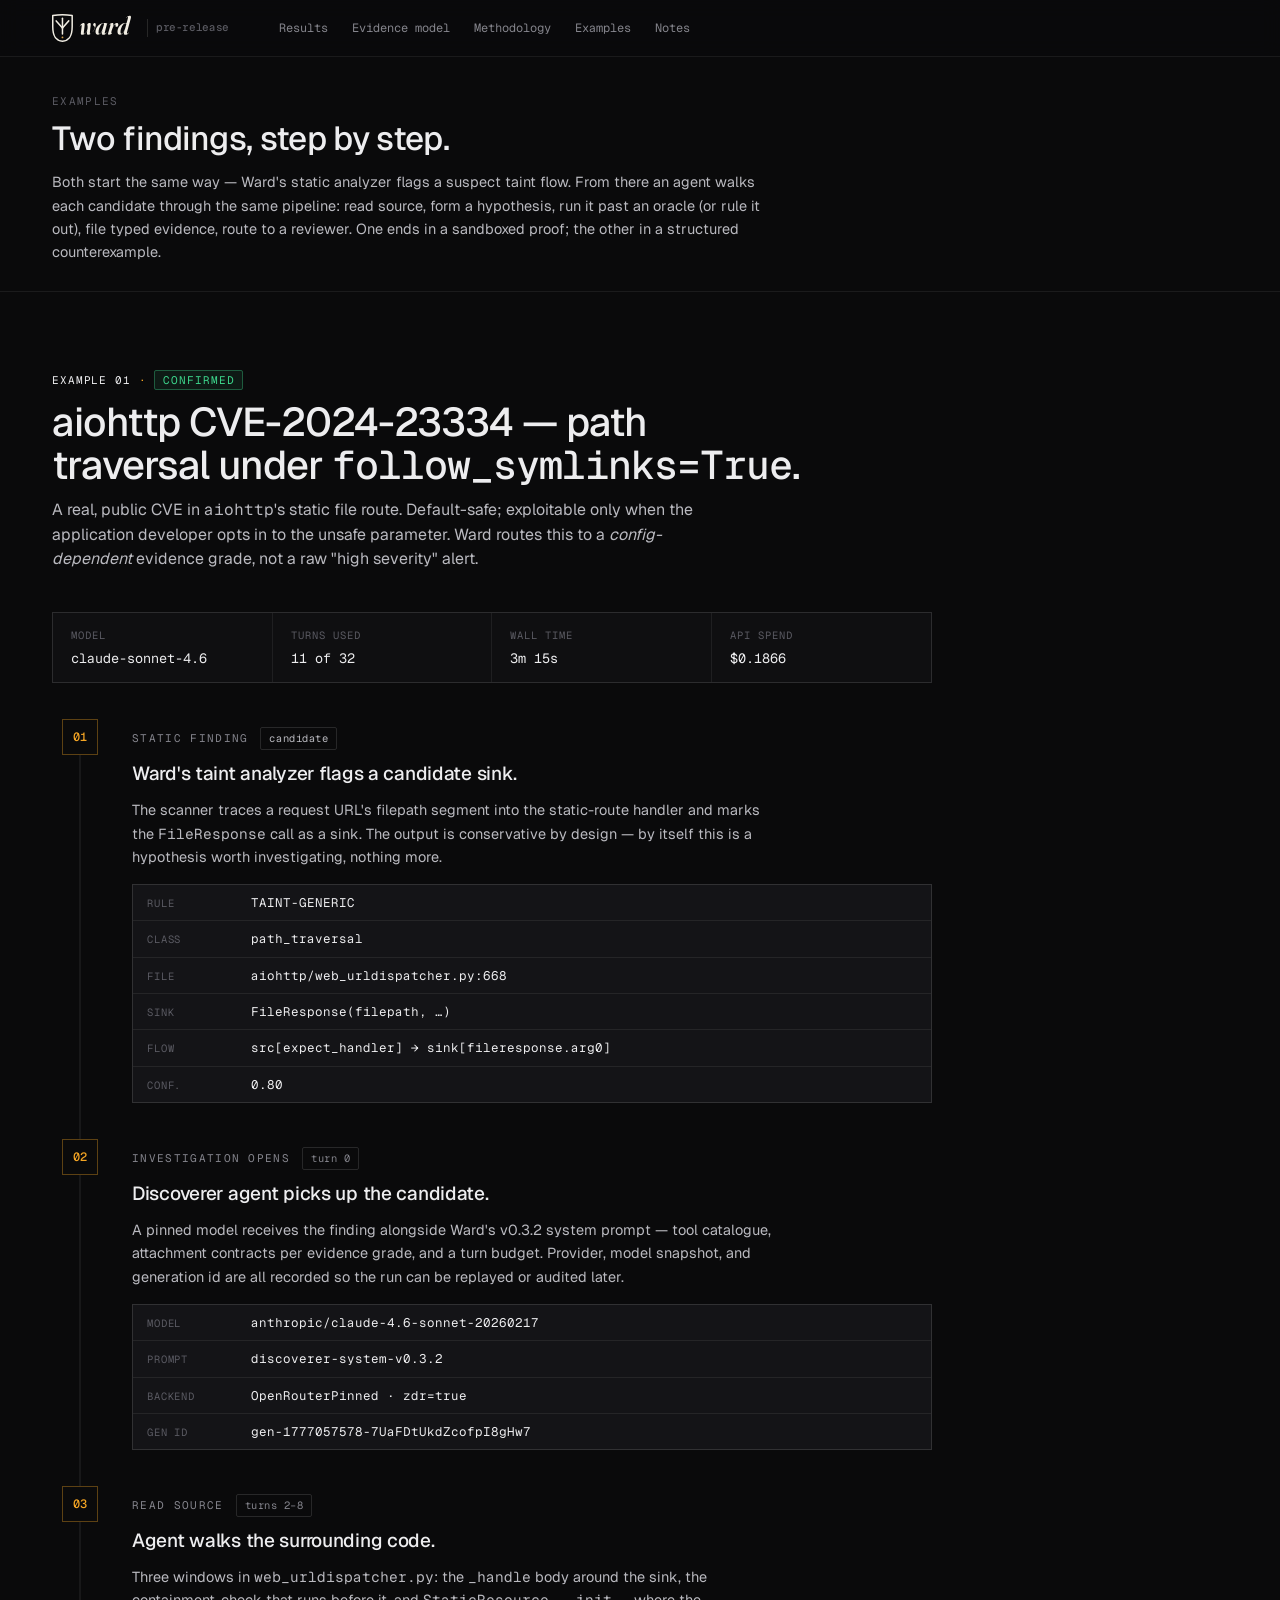
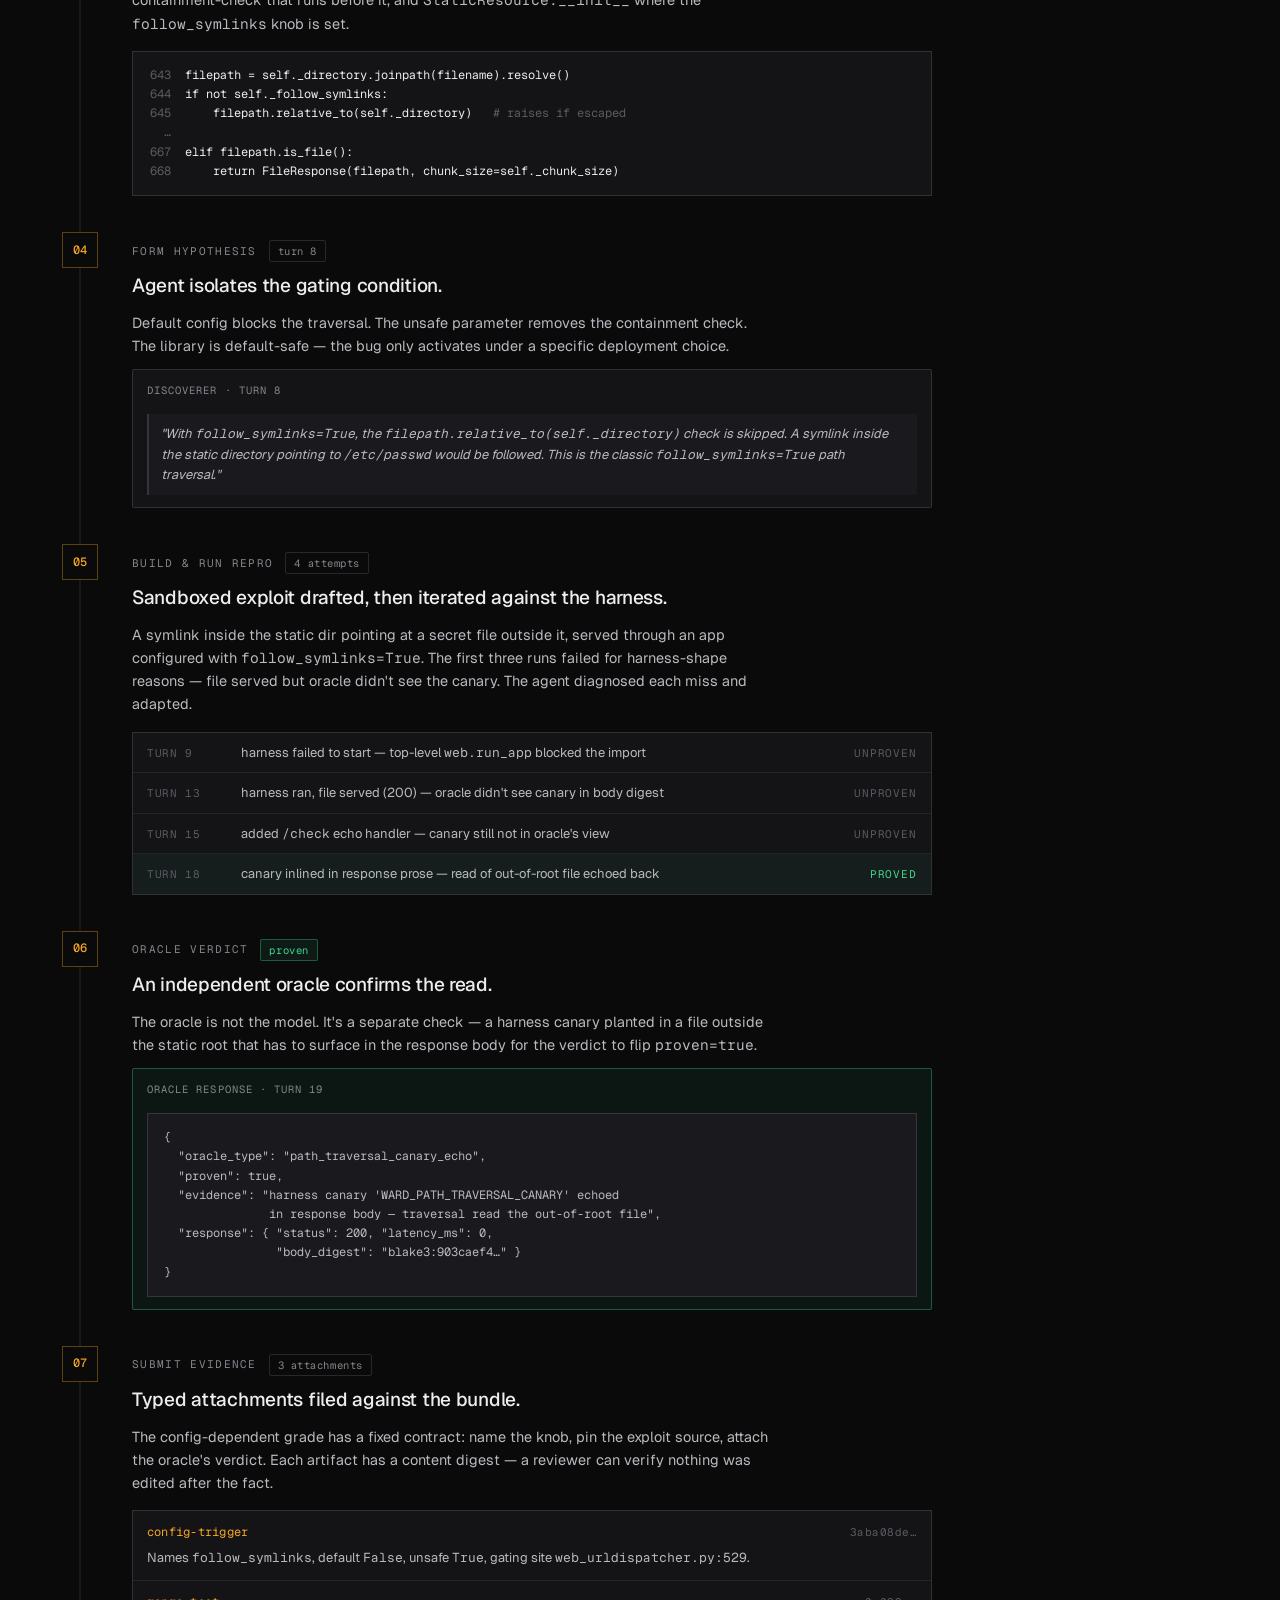
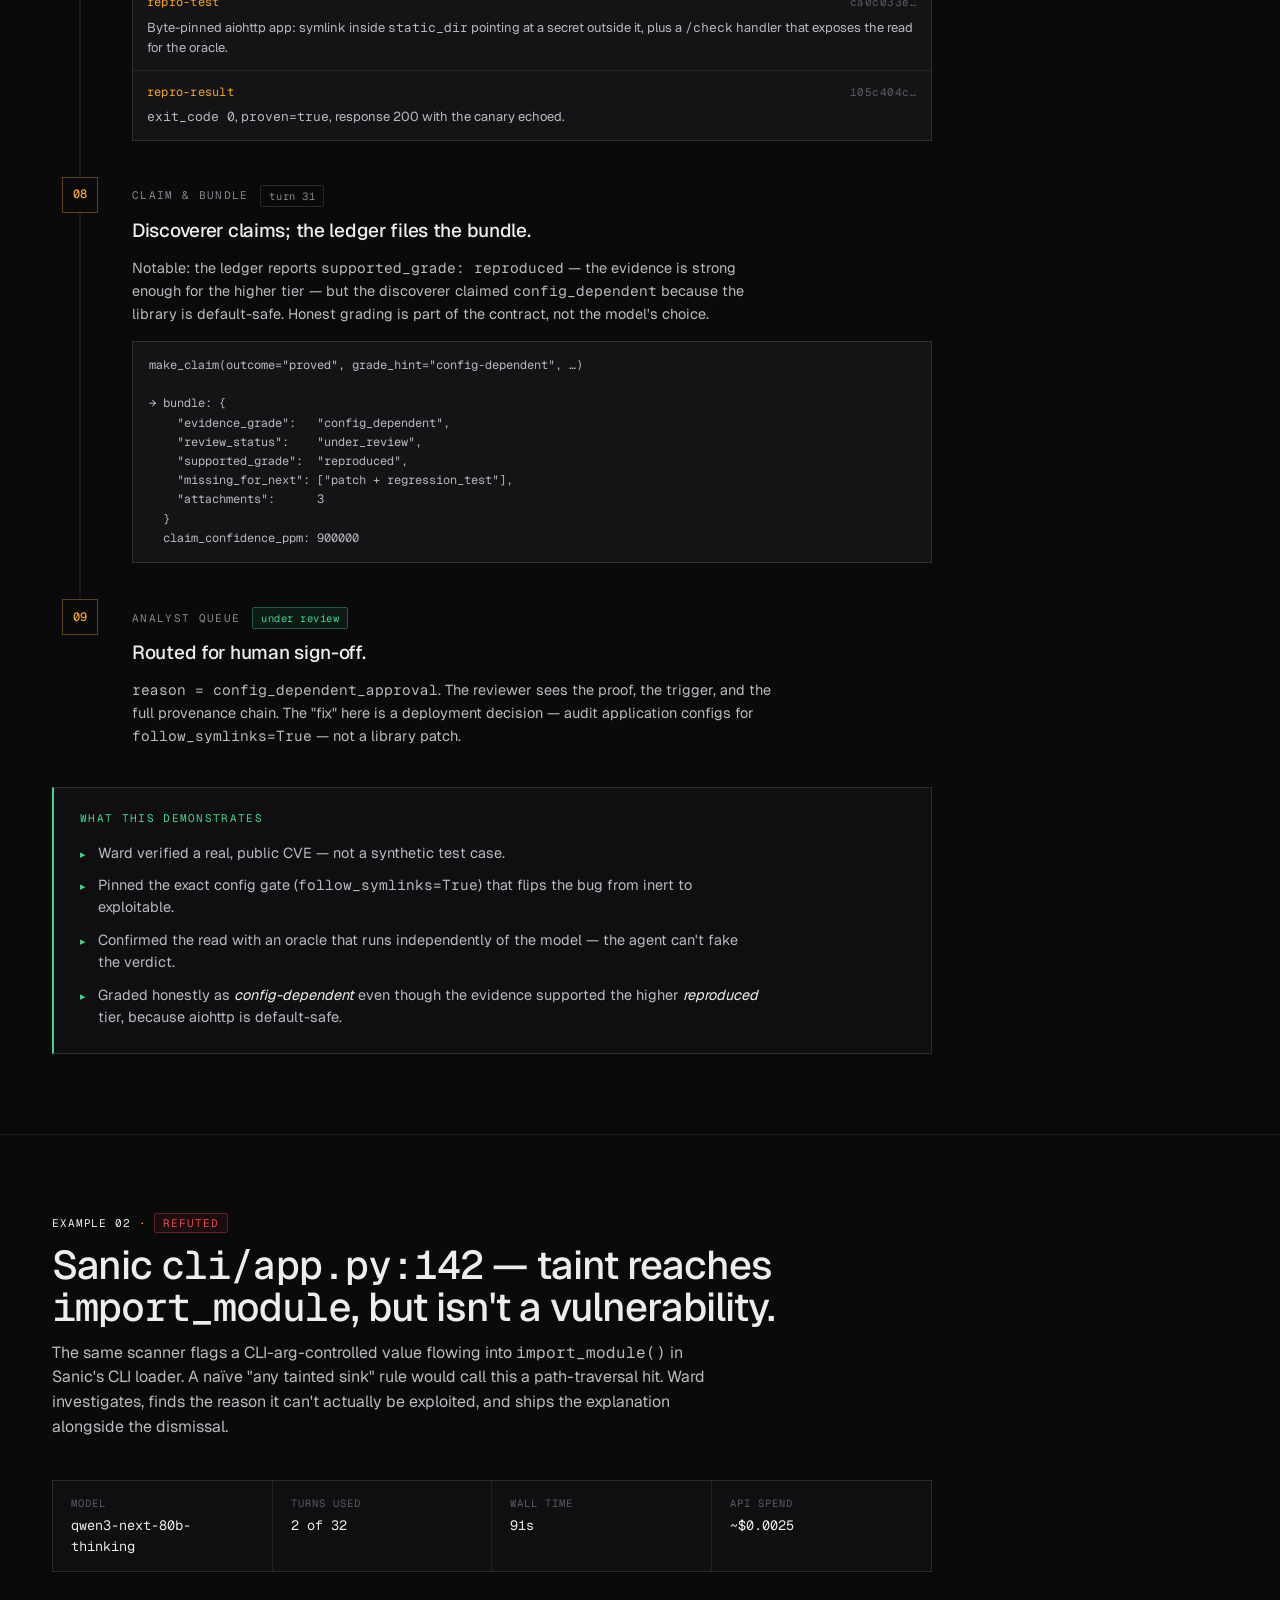
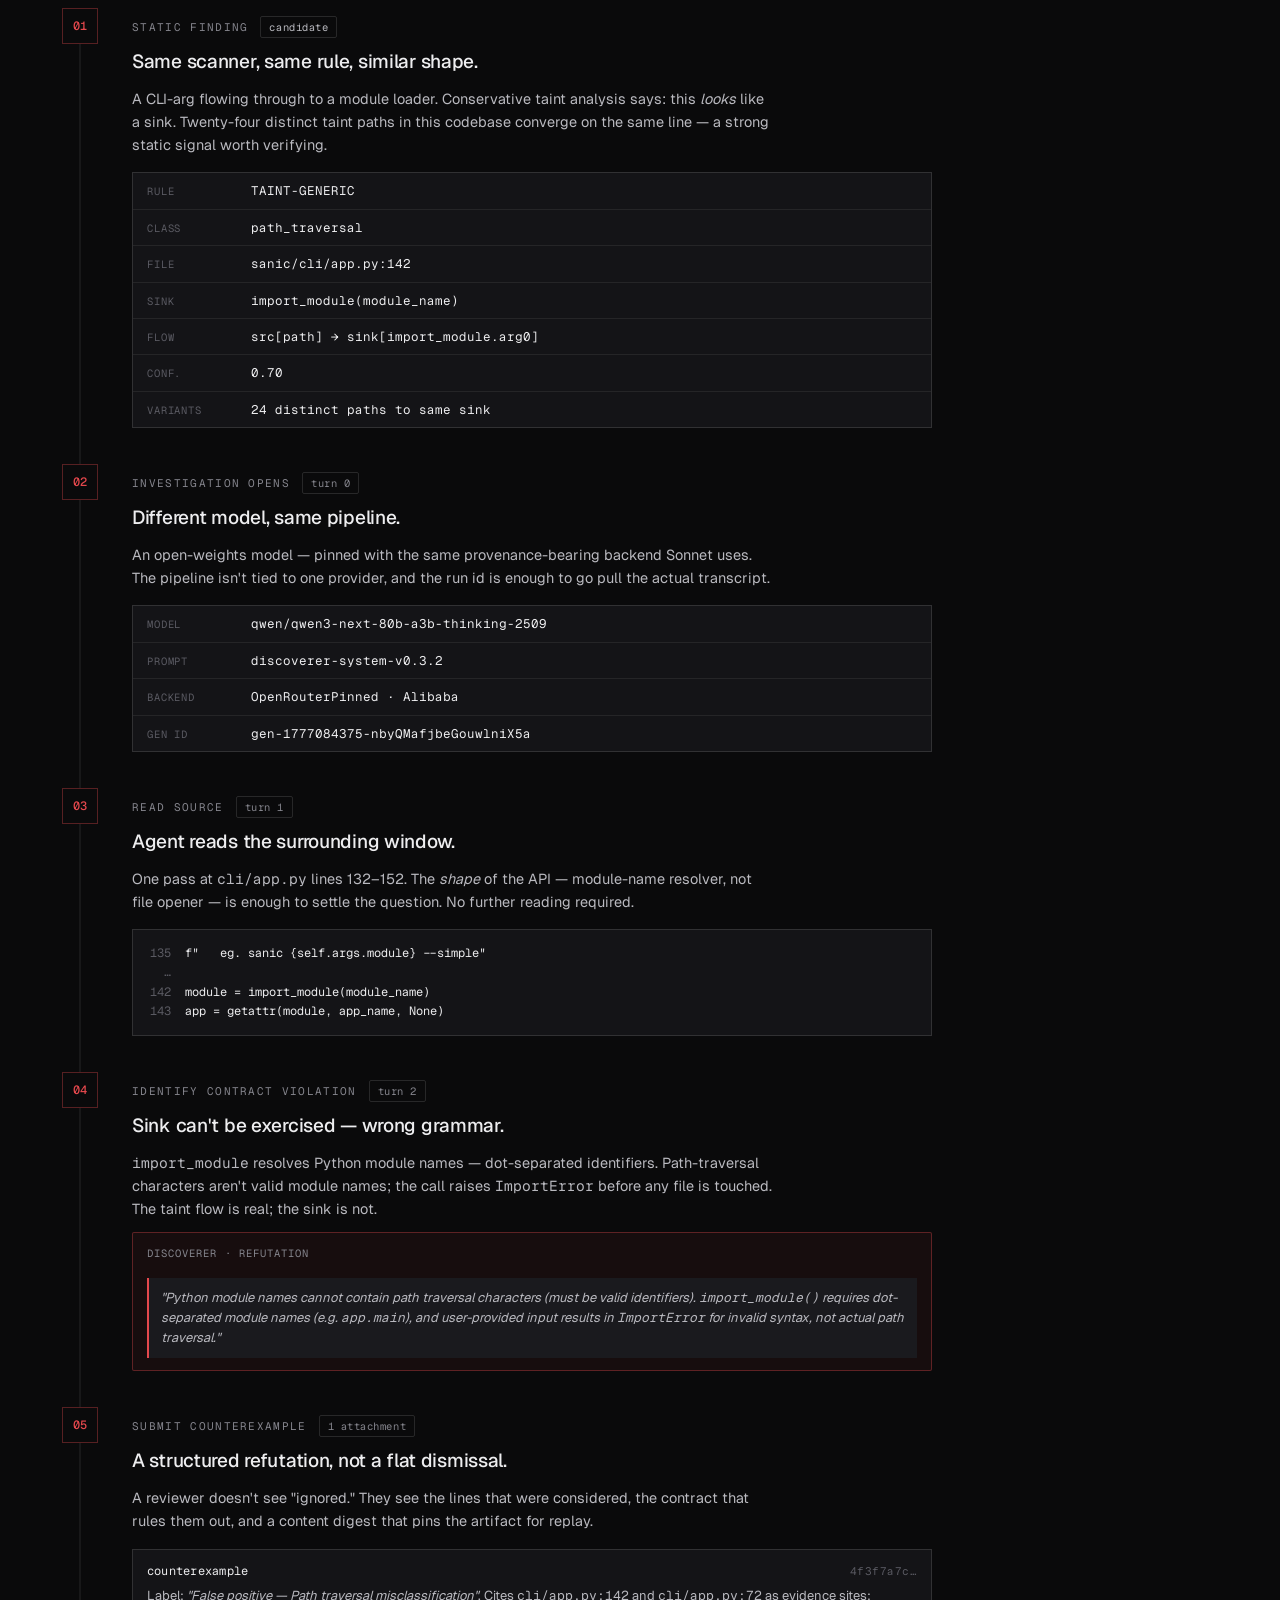
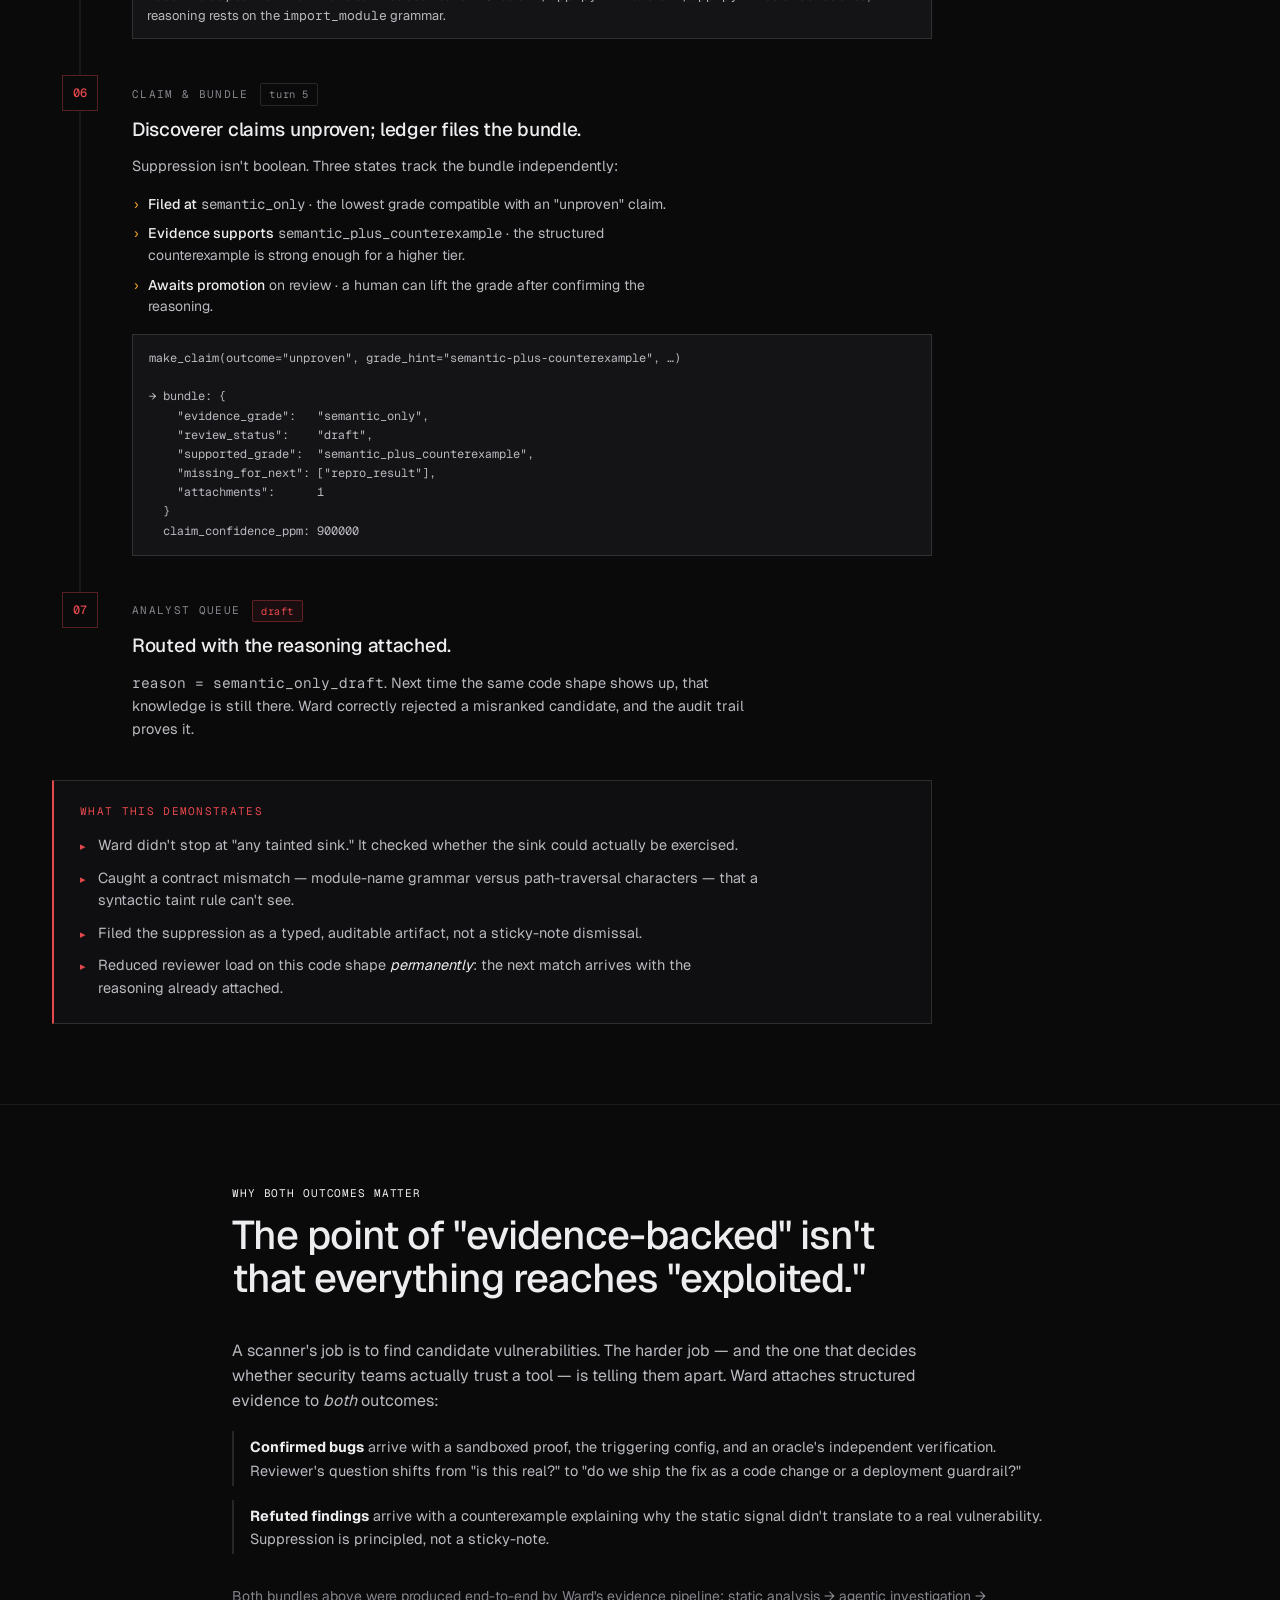
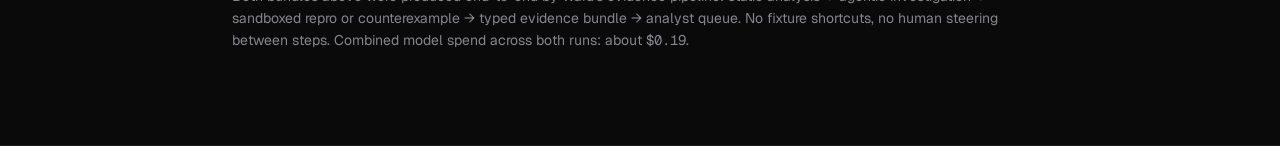
<file: examples.html>
<!doctype html>
<html lang="en">
  <head>
    <meta charset="utf-8" />
    <meta name="viewport" content="width=device-width, initial-scale=1" />
    <title>Ward — examples</title>
    <meta
      name="description"
      content="Two findings, two adjudications. A real aiohttp path-traversal vulnerability confirmed under non-default config; a Sanic static-analysis false positive refuted with a counterexample."
    />

    <link rel="preconnect" href="https://fonts.googleapis.com" />
    <link rel="preconnect" href="https://fonts.gstatic.com" crossorigin />
    <link
      href="https://fonts.googleapis.com/css2?family=Geist:wght@400;500;600&family=Geist+Mono:wght@400;500&family=Fraunces:opsz,wght@9..144,400;9..144,500;9..144,600&display=swap"
      rel="stylesheet"
    />
    <link rel="icon" type="image/svg+xml" href="favicon.svg" />
    <link rel="stylesheet" href="styles.css" />
  </head>
  <body>
    <!-- NAV -->
    <header class="nav">
      <div class="nav-inner">
        <div class="brand">
          <a href="index.html" aria-label="Ward home">
            <img src="ward-with-word.svg" alt="Ward" />
          </a>
          <span class="nav-ver">pre-release</span>
        </div>
        <nav class="nav-links">
          <a href="index.html#benchmark">Results</a>
          <a href="index.html#how">Evidence model</a>
          <a href="index.html#methodology">Methodology</a>
          <a href="examples.html" aria-current="page">Examples</a>
          <a href="notes/">Notes</a>
        </nav>
      </div>
    </header>

    <!-- PAGE TITLE -->
    <section class="page-title">
      <div class="page-title-inner">
        <div class="page-title-eyebrow">examples</div>
        <h1 class="page-title-h">Two findings, step by step.</h1>
        <p class="page-title-sub">
          Both start the same way — Ward's static analyzer flags a suspect
          taint flow. From there an agent walks each candidate through the
          same pipeline: read source, form a hypothesis, run it past an
          oracle (or rule it out), file typed evidence, route to a
          reviewer. One ends in a sandboxed proof; the other in a
          structured counterexample.
        </p>
      </div>
    </section>

    <!-- EXAMPLE 1: aiohttp CONFIRMED -->
    <section class="section example example--proved" id="aiohttp">
      <div class="section-inner">
        <div class="sec-head">
          <div class="tag">
            <span class="n">EXAMPLE 01</span>
            <span class="dot">·</span>
            <span class="ex-status ex-status--proved">confirmed</span>
          </div>
          <h2>aiohttp CVE-2024-23334 — path traversal under <span class="mono">follow_symlinks=True</span>.</h2>
          <p>
            A real, public CVE in <span class="mono">aiohttp</span>'s static
            file route. Default-safe; exploitable only when the application
            developer opts in to the unsafe parameter. Ward routes this to a
            <em>config-dependent</em> evidence grade, not a raw "high
            severity" alert.
          </p>
        </div>

        <!-- Run stats banner -->
        <div class="flow-stats">
          <div class="flow-stat">
            <div class="flow-stat-k">model</div>
            <div class="flow-stat-v mono">claude-sonnet-4.6</div>
          </div>
          <div class="flow-stat">
            <div class="flow-stat-k">turns used</div>
            <div class="flow-stat-v mono">11 of 32</div>
          </div>
          <div class="flow-stat">
            <div class="flow-stat-k">wall time</div>
            <div class="flow-stat-v mono">3m 15s</div>
          </div>
          <div class="flow-stat">
            <div class="flow-stat-k">api spend</div>
            <div class="flow-stat-v mono">$0.1866</div>
          </div>
        </div>

        <ol class="flow">
          <!-- 01 · Static finding -->
          <li class="flow-step">
            <div class="flow-rail"><span class="flow-num">01</span></div>
            <div class="flow-body">
              <div class="flow-step-head">
                <span class="flow-phase">Static finding</span>
                <span class="ex-tag ex-tag--src">candidate</span>
              </div>
              <h3 class="flow-title">Ward's taint analyzer flags a candidate sink.</h3>
              <p class="flow-lede">
                The scanner traces a request URL's filepath segment into
                the static-route handler and marks the
                <span class="mono">FileResponse</span> call as a sink. The
                output is conservative by design — by itself this is a
                hypothesis worth investigating, nothing more.
              </p>
              <div class="flow-art">
                <div class="flow-kv-row"><span class="flow-kv-k">rule</span><span class="flow-kv-v mono">TAINT-GENERIC</span></div>
                <div class="flow-kv-row"><span class="flow-kv-k">class</span><span class="flow-kv-v mono">path_traversal</span></div>
                <div class="flow-kv-row"><span class="flow-kv-k">file</span><span class="flow-kv-v mono">aiohttp/web_urldispatcher.py:668</span></div>
                <div class="flow-kv-row"><span class="flow-kv-k">sink</span><span class="flow-kv-v mono">FileResponse(filepath, …)</span></div>
                <div class="flow-kv-row"><span class="flow-kv-k">flow</span><span class="flow-kv-v mono">src[expect_handler] → sink[fileresponse.arg0]</span></div>
                <div class="flow-kv-row"><span class="flow-kv-k">conf.</span><span class="flow-kv-v mono">0.80</span></div>
              </div>
            </div>
          </li>

          <!-- 02 · Investigation opens -->
          <li class="flow-step">
            <div class="flow-rail"><span class="flow-num">02</span></div>
            <div class="flow-body">
              <div class="flow-step-head">
                <span class="flow-phase">Investigation opens</span>
                <span class="ex-tag">turn 0</span>
              </div>
              <h3 class="flow-title">Discoverer agent picks up the candidate.</h3>
              <p class="flow-lede">
                A pinned model receives the finding alongside Ward's
                v0.3.2 system prompt — tool catalogue, attachment
                contracts per evidence grade, and a turn budget. Provider,
                model snapshot, and generation id are all recorded so the
                run can be replayed or audited later.
              </p>
              <div class="flow-art">
                <div class="flow-kv-row"><span class="flow-kv-k">model</span><span class="flow-kv-v mono">anthropic/claude-4.6-sonnet-20260217</span></div>
                <div class="flow-kv-row"><span class="flow-kv-k">prompt</span><span class="flow-kv-v mono">discoverer-system-v0.3.2</span></div>
                <div class="flow-kv-row"><span class="flow-kv-k">backend</span><span class="flow-kv-v mono">OpenRouterPinned · zdr=true</span></div>
                <div class="flow-kv-row"><span class="flow-kv-k">gen id</span><span class="flow-kv-v mono">gen-1777057578-7UaFDtUkdZcofpI8gHw7</span></div>
              </div>
            </div>
          </li>

          <!-- 03 · Read source -->
          <li class="flow-step">
            <div class="flow-rail"><span class="flow-num">03</span></div>
            <div class="flow-body">
              <div class="flow-step-head">
                <span class="flow-phase">Read source</span>
                <span class="ex-tag">turns 2–8</span>
              </div>
              <h3 class="flow-title">Agent walks the surrounding code.</h3>
              <p class="flow-lede">
                Three windows in <span class="mono">web_urldispatcher.py</span>:
                the <span class="mono">_handle</span> body around the
                sink, the containment-check that runs before it, and
                <span class="mono">StaticResource.__init__</span> where
                the <span class="mono">follow_symlinks</span> knob is set.
              </p>
<pre class="flow-code"><code><span class="flow-code-ln">643</span>filepath = self._directory.joinpath(filename).resolve()
<span class="flow-code-ln">644</span>if not self._follow_symlinks:
<span class="flow-code-ln">645</span>    filepath.relative_to(self._directory)   <span class="flow-code-cmt"># raises if escaped</span>
<span class="flow-code-ln">…</span>
<span class="flow-code-ln">667</span>elif filepath.is_file():
<span class="flow-code-ln">668</span>    return FileResponse(filepath, chunk_size=self._chunk_size)</code></pre>
            </div>
          </li>

          <!-- 04 · Form hypothesis -->
          <li class="flow-step">
            <div class="flow-rail"><span class="flow-num">04</span></div>
            <div class="flow-body">
              <div class="flow-step-head">
                <span class="flow-phase">Form hypothesis</span>
                <span class="ex-tag">turn 8</span>
              </div>
              <h3 class="flow-title">Agent isolates the gating condition.</h3>
              <p class="flow-lede">
                Default config blocks the traversal. The unsafe parameter
                removes the containment check. The library is default-safe
                — the bug only activates under a specific deployment
                choice.
              </p>
              <div class="ex-oracle">
                <div class="ex-oracle-head">discoverer · turn 8</div>
                <p class="ex-oracle-quote">
                  "With <span class="mono">follow_symlinks=True</span>, the
                  <span class="mono">filepath.relative_to(self._directory)</span>
                  check is skipped. A symlink inside the static directory
                  pointing to <span class="mono">/etc/passwd</span> would
                  be followed. This is the classic
                  <span class="mono">follow_symlinks=True</span> path
                  traversal."
                </p>
              </div>
            </div>
          </li>

          <!-- 05 · Build & run repro -->
          <li class="flow-step">
            <div class="flow-rail"><span class="flow-num">05</span></div>
            <div class="flow-body">
              <div class="flow-step-head">
                <span class="flow-phase">Build &amp; run repro</span>
                <span class="ex-tag">4 attempts</span>
              </div>
              <h3 class="flow-title">Sandboxed exploit drafted, then iterated against the harness.</h3>
              <p class="flow-lede">
                A symlink inside the static dir pointing at a secret file
                outside it, served through an app configured with
                <span class="mono">follow_symlinks=True</span>. The first
                three runs failed for harness-shape reasons — file served
                but oracle didn't see the canary. The agent diagnosed each
                miss and adapted.
              </p>
              <div class="flow-attempts">
                <div class="flow-attempt flow-attempt--fail">
                  <span class="flow-attempt-n mono">turn 9</span>
                  <span class="flow-attempt-v">harness failed to start — top-level <span class="mono">web.run_app</span> blocked the import</span>
                  <span class="flow-attempt-r mono">unproven</span>
                </div>
                <div class="flow-attempt flow-attempt--fail">
                  <span class="flow-attempt-n mono">turn 13</span>
                  <span class="flow-attempt-v">harness ran, file served (200) — oracle didn't see canary in body digest</span>
                  <span class="flow-attempt-r mono">unproven</span>
                </div>
                <div class="flow-attempt flow-attempt--fail">
                  <span class="flow-attempt-n mono">turn 15</span>
                  <span class="flow-attempt-v">added <span class="mono">/check</span> echo handler — canary still not in oracle's view</span>
                  <span class="flow-attempt-r mono">unproven</span>
                </div>
                <div class="flow-attempt flow-attempt--ok">
                  <span class="flow-attempt-n mono">turn 18</span>
                  <span class="flow-attempt-v">canary inlined in response prose — read of out-of-root file echoed back</span>
                  <span class="flow-attempt-r mono">proved</span>
                </div>
              </div>
            </div>
          </li>

          <!-- 06 · Oracle verdict -->
          <li class="flow-step">
            <div class="flow-rail"><span class="flow-num">06</span></div>
            <div class="flow-body">
              <div class="flow-step-head">
                <span class="flow-phase">Oracle verdict</span>
                <span class="ex-tag ex-tag--out">proven</span>
              </div>
              <h3 class="flow-title">An independent oracle confirms the read.</h3>
              <p class="flow-lede">
                The oracle is not the model. It's a separate check — a
                harness canary planted in a file outside the static root
                that has to surface in the response body for the verdict
                to flip <span class="mono">proven=true</span>.
              </p>
              <div class="ex-oracle ex-oracle--proved">
                <div class="ex-oracle-head">oracle response · turn 19</div>
<pre class="flow-json">{
  "oracle_type": "path_traversal_canary_echo",
  "proven": true,
  "evidence": "harness canary 'WARD_PATH_TRAVERSAL_CANARY' echoed
               in response body — traversal read the out-of-root file",
  "response": { "status": 200, "latency_ms": 0,
                "body_digest": "blake3:903caef4…" }
}</pre>
              </div>
            </div>
          </li>

          <!-- 07 · Submit evidence -->
          <li class="flow-step">
            <div class="flow-rail"><span class="flow-num">07</span></div>
            <div class="flow-body">
              <div class="flow-step-head">
                <span class="flow-phase">Submit evidence</span>
                <span class="ex-tag">3 attachments</span>
              </div>
              <h3 class="flow-title">Typed attachments filed against the bundle.</h3>
              <p class="flow-lede">
                The config-dependent grade has a fixed contract: name the
                knob, pin the exploit source, attach the oracle's
                verdict. Each artifact has a content digest — a reviewer
                can verify nothing was edited after the fact.
              </p>
              <div class="flow-att-list">
                <div class="flow-att">
                  <div class="flow-att-head">
                    <span class="flow-att-kind mono">config-trigger</span>
                    <span class="flow-att-id mono">3aba08de…</span>
                  </div>
                  <div class="flow-att-body">
                    Names <span class="mono">follow_symlinks</span>,
                    default <span class="mono">False</span>, unsafe
                    <span class="mono">True</span>, gating site
                    <span class="mono">web_urldispatcher.py:529</span>.
                  </div>
                </div>
                <div class="flow-att">
                  <div class="flow-att-head">
                    <span class="flow-att-kind mono">repro-test</span>
                    <span class="flow-att-id mono">ca0c033e…</span>
                  </div>
                  <div class="flow-att-body">
                    Byte-pinned aiohttp app: symlink inside
                    <span class="mono">static_dir</span> pointing at a
                    secret outside it, plus a
                    <span class="mono">/check</span> handler that exposes
                    the read for the oracle.
                  </div>
                </div>
                <div class="flow-att">
                  <div class="flow-att-head">
                    <span class="flow-att-kind mono">repro-result</span>
                    <span class="flow-att-id mono">105c404c…</span>
                  </div>
                  <div class="flow-att-body">
                    <span class="mono">exit_code 0</span>,
                    <span class="mono">proven=true</span>, response 200
                    with the canary echoed.
                  </div>
                </div>
              </div>
            </div>
          </li>

          <!-- 08 · Claim & bundle -->
          <li class="flow-step">
            <div class="flow-rail"><span class="flow-num">08</span></div>
            <div class="flow-body">
              <div class="flow-step-head">
                <span class="flow-phase">Claim &amp; bundle</span>
                <span class="ex-tag">turn 31</span>
              </div>
              <h3 class="flow-title">Discoverer claims; the ledger files the bundle.</h3>
              <p class="flow-lede">
                Notable: the ledger reports
                <span class="mono">supported_grade: reproduced</span> —
                the evidence is strong enough for the higher tier — but
                the discoverer claimed
                <span class="mono">config_dependent</span> because the
                library is default-safe. Honest grading is part of the
                contract, not the model's choice.
              </p>
<pre class="flow-json">make_claim(outcome="proved", grade_hint="config-dependent", …)

→ bundle: {
    "evidence_grade":   "config_dependent",
    "review_status":    "under_review",
    "supported_grade":  "reproduced",
    "missing_for_next": ["patch + regression_test"],
    "attachments":      3
  }
  claim_confidence_ppm: 900000</pre>
            </div>
          </li>

          <!-- 09 · Analyst queue -->
          <li class="flow-step">
            <div class="flow-rail"><span class="flow-num">09</span></div>
            <div class="flow-body">
              <div class="flow-step-head">
                <span class="flow-phase">Analyst queue</span>
                <span class="ex-tag ex-tag--out">under review</span>
              </div>
              <h3 class="flow-title">Routed for human sign-off.</h3>
              <p class="flow-lede">
                <span class="mono">reason = config_dependent_approval</span>.
                The reviewer sees the proof, the trigger, and the full
                provenance chain. The "fix" here is a deployment
                decision — audit application configs for
                <span class="mono">follow_symlinks=True</span> — not a
                library patch.
              </p>
            </div>
          </li>
        </ol>

        <aside class="takeaway takeaway--proved">
          <div class="takeaway-head">What this demonstrates</div>
          <ul class="takeaway-list">
            <li>Ward verified a real, public CVE — not a synthetic test case.</li>
            <li>Pinned the exact config gate (<span class="mono">follow_symlinks=True</span>) that flips the bug from inert to exploitable.</li>
            <li>Confirmed the read with an oracle that runs independently of the model — the agent can't fake the verdict.</li>
            <li>Graded honestly as <em>config-dependent</em> even though the evidence supported the higher <em>reproduced</em> tier, because aiohttp is default-safe.</li>
          </ul>
        </aside>
      </div>
    </section>

    <!-- EXAMPLE 2: Sanic REFUTED -->
    <section class="section example example--refuted" id="sanic">
      <div class="section-inner">
        <div class="sec-head">
          <div class="tag">
            <span class="n">EXAMPLE 02</span>
            <span class="dot">·</span>
            <span class="ex-status ex-status--refuted">refuted</span>
          </div>
          <h2>Sanic <span class="mono">cli/app.py:142</span> — taint reaches <span class="mono">import_module</span>, but isn't a vulnerability.</h2>
          <p>
            The same scanner flags a CLI-arg-controlled value flowing into
            <span class="mono">import_module()</span> in Sanic's CLI loader. A
            naïve "any tainted sink" rule would call this a path-traversal
            hit. Ward investigates, finds the reason it can't actually be
            exploited, and ships the explanation alongside the dismissal.
          </p>
        </div>

        <!-- Run stats banner -->
        <div class="flow-stats">
          <div class="flow-stat">
            <div class="flow-stat-k">model</div>
            <div class="flow-stat-v mono">qwen3-next-80b-thinking</div>
          </div>
          <div class="flow-stat">
            <div class="flow-stat-k">turns used</div>
            <div class="flow-stat-v mono">2 of 32</div>
          </div>
          <div class="flow-stat">
            <div class="flow-stat-k">wall time</div>
            <div class="flow-stat-v mono">91s</div>
          </div>
          <div class="flow-stat">
            <div class="flow-stat-k">api spend</div>
            <div class="flow-stat-v mono">~$0.0025</div>
          </div>
        </div>

        <ol class="flow">
          <!-- 01 · Static finding -->
          <li class="flow-step">
            <div class="flow-rail"><span class="flow-num">01</span></div>
            <div class="flow-body">
              <div class="flow-step-head">
                <span class="flow-phase">Static finding</span>
                <span class="ex-tag ex-tag--src">candidate</span>
              </div>
              <h3 class="flow-title">Same scanner, same rule, similar shape.</h3>
              <p class="flow-lede">
                A CLI-arg flowing through to a module loader.
                Conservative taint analysis says: this <em>looks</em>
                like a sink. Twenty-four distinct taint paths in this
                codebase converge on the same line — a strong static
                signal worth verifying.
              </p>
              <div class="flow-art">
                <div class="flow-kv-row"><span class="flow-kv-k">rule</span><span class="flow-kv-v mono">TAINT-GENERIC</span></div>
                <div class="flow-kv-row"><span class="flow-kv-k">class</span><span class="flow-kv-v mono">path_traversal</span></div>
                <div class="flow-kv-row"><span class="flow-kv-k">file</span><span class="flow-kv-v mono">sanic/cli/app.py:142</span></div>
                <div class="flow-kv-row"><span class="flow-kv-k">sink</span><span class="flow-kv-v mono">import_module(module_name)</span></div>
                <div class="flow-kv-row"><span class="flow-kv-k">flow</span><span class="flow-kv-v mono">src[path] → sink[import_module.arg0]</span></div>
                <div class="flow-kv-row"><span class="flow-kv-k">conf.</span><span class="flow-kv-v mono">0.70</span></div>
                <div class="flow-kv-row"><span class="flow-kv-k">variants</span><span class="flow-kv-v mono">24 distinct paths to same sink</span></div>
              </div>
            </div>
          </li>

          <!-- 02 · Investigation opens -->
          <li class="flow-step">
            <div class="flow-rail"><span class="flow-num">02</span></div>
            <div class="flow-body">
              <div class="flow-step-head">
                <span class="flow-phase">Investigation opens</span>
                <span class="ex-tag">turn 0</span>
              </div>
              <h3 class="flow-title">Different model, same pipeline.</h3>
              <p class="flow-lede">
                An open-weights model — pinned with the same
                provenance-bearing backend Sonnet uses. The pipeline
                isn't tied to one provider, and the run id is enough to
                go pull the actual transcript.
              </p>
              <div class="flow-art">
                <div class="flow-kv-row"><span class="flow-kv-k">model</span><span class="flow-kv-v mono">qwen/qwen3-next-80b-a3b-thinking-2509</span></div>
                <div class="flow-kv-row"><span class="flow-kv-k">prompt</span><span class="flow-kv-v mono">discoverer-system-v0.3.2</span></div>
                <div class="flow-kv-row"><span class="flow-kv-k">backend</span><span class="flow-kv-v mono">OpenRouterPinned · Alibaba</span></div>
                <div class="flow-kv-row"><span class="flow-kv-k">gen id</span><span class="flow-kv-v mono">gen-1777084375-nbyQMafjbeGouwlniX5a</span></div>
              </div>
            </div>
          </li>

          <!-- 03 · Read source -->
          <li class="flow-step">
            <div class="flow-rail"><span class="flow-num">03</span></div>
            <div class="flow-body">
              <div class="flow-step-head">
                <span class="flow-phase">Read source</span>
                <span class="ex-tag">turn 1</span>
              </div>
              <h3 class="flow-title">Agent reads the surrounding window.</h3>
              <p class="flow-lede">
                One pass at <span class="mono">cli/app.py</span> lines
                132–152. The <em>shape</em> of the API — module-name
                resolver, not file opener — is enough to settle the
                question. No further reading required.
              </p>
<pre class="flow-code"><code><span class="flow-code-ln">135</span>f"   eg. sanic {self.args.module} --simple"
<span class="flow-code-ln">…</span>
<span class="flow-code-ln">142</span>module = import_module(module_name)
<span class="flow-code-ln">143</span>app = getattr(module, app_name, None)</code></pre>
            </div>
          </li>

          <!-- 04 · Identify contract violation -->
          <li class="flow-step">
            <div class="flow-rail"><span class="flow-num">04</span></div>
            <div class="flow-body">
              <div class="flow-step-head">
                <span class="flow-phase">Identify contract violation</span>
                <span class="ex-tag">turn 2</span>
              </div>
              <h3 class="flow-title">Sink can't be exercised — wrong grammar.</h3>
              <p class="flow-lede">
                <span class="mono">import_module</span> resolves Python
                module names — dot-separated identifiers. Path-traversal
                characters aren't valid module names; the call raises
                <span class="mono">ImportError</span> before any file is
                touched. The taint flow is real; the sink is not.
              </p>
              <div class="ex-oracle ex-oracle--refuted">
                <div class="ex-oracle-head">discoverer · refutation</div>
                <p class="ex-oracle-quote">
                  "Python module names cannot contain path traversal
                  characters (must be valid identifiers).
                  <span class="mono">import_module()</span> requires
                  dot-separated module names (e.g.
                  <span class="mono">app.main</span>), and user-provided
                  input results in <span class="mono">ImportError</span>
                  for invalid syntax, not actual path traversal."
                </p>
              </div>
            </div>
          </li>

          <!-- 05 · Submit counterexample -->
          <li class="flow-step">
            <div class="flow-rail"><span class="flow-num">05</span></div>
            <div class="flow-body">
              <div class="flow-step-head">
                <span class="flow-phase">Submit counterexample</span>
                <span class="ex-tag">1 attachment</span>
              </div>
              <h3 class="flow-title">A structured refutation, not a flat dismissal.</h3>
              <p class="flow-lede">
                A reviewer doesn't see "ignored." They see the lines that
                were considered, the contract that rules them out, and a
                content digest that pins the artifact for replay.
              </p>
              <div class="flow-att-list">
                <div class="flow-att">
                  <div class="flow-att-head">
                    <span class="flow-att-kind mono">counterexample</span>
                    <span class="flow-att-id mono">4f3f7a7c…</span>
                  </div>
                  <div class="flow-att-body">
                    Label: <em>"False positive — Path traversal
                    misclassification"</em>. Cites
                    <span class="mono">cli/app.py:142</span> and
                    <span class="mono">cli/app.py:72</span> as evidence
                    sites; reasoning rests on the
                    <span class="mono">import_module</span> grammar.
                  </div>
                </div>
              </div>
            </div>
          </li>

          <!-- 06 · Claim & bundle -->
          <li class="flow-step">
            <div class="flow-rail"><span class="flow-num">06</span></div>
            <div class="flow-body">
              <div class="flow-step-head">
                <span class="flow-phase">Claim &amp; bundle</span>
                <span class="ex-tag">turn 5</span>
              </div>
              <h3 class="flow-title">Discoverer claims unproven; ledger files the bundle.</h3>
              <p class="flow-lede">
                Suppression isn't boolean. Three states track the bundle
                independently:
              </p>
              <ul class="flow-bullets">
                <li><b>Filed at</b> <span class="mono">semantic_only</span> · the lowest grade compatible with an "unproven" claim.</li>
                <li><b>Evidence supports</b> <span class="mono">semantic_plus_counterexample</span> · the structured counterexample is strong enough for a higher tier.</li>
                <li><b>Awaits promotion</b> on review · a human can lift the grade after confirming the reasoning.</li>
              </ul>
<pre class="flow-json">make_claim(outcome="unproven", grade_hint="semantic-plus-counterexample", …)

→ bundle: {
    "evidence_grade":   "semantic_only",
    "review_status":    "draft",
    "supported_grade":  "semantic_plus_counterexample",
    "missing_for_next": ["repro_result"],
    "attachments":      1
  }
  claim_confidence_ppm: 900000</pre>
            </div>
          </li>

          <!-- 07 · Analyst queue -->
          <li class="flow-step">
            <div class="flow-rail"><span class="flow-num">07</span></div>
            <div class="flow-body">
              <div class="flow-step-head">
                <span class="flow-phase">Analyst queue</span>
                <span class="ex-tag ex-tag--refuted">draft</span>
              </div>
              <h3 class="flow-title">Routed with the reasoning attached.</h3>
              <p class="flow-lede">
                <span class="mono">reason = semantic_only_draft</span>.
                Next time the same code shape shows up, that knowledge
                is still there. Ward correctly rejected a misranked
                candidate, and the audit trail proves it.
              </p>
            </div>
          </li>
        </ol>

        <aside class="takeaway takeaway--refuted">
          <div class="takeaway-head">What this demonstrates</div>
          <ul class="takeaway-list">
            <li>Ward didn't stop at "any tainted sink." It checked whether the sink could actually be exercised.</li>
            <li>Caught a contract mismatch — module-name grammar versus path-traversal characters — that a syntactic taint rule can't see.</li>
            <li>Filed the suppression as a typed, auditable artifact, not a sticky-note dismissal.</li>
            <li>Reduced reviewer load on this code shape <em>permanently</em>: the next match arrives with the reasoning already attached.</li>
          </ul>
        </aside>
      </div>
    </section>

    <!-- CLOSING -->
    <section class="section" id="why">
      <div class="section-inner" style="max-width: 880px">
        <div class="sec-head">
          <div class="tag">
            <span class="n">WHY BOTH OUTCOMES MATTER</span>
          </div>
          <h2>The point of "evidence-backed" isn't that everything reaches "exploited."</h2>
        </div>
        <p style="color: var(--fg-1); max-width: 64ch; margin: 0 0 18px">
          A scanner's job is to find candidate vulnerabilities. The harder
          job — and the one that decides whether security teams actually
          trust a tool — is telling them apart. Ward attaches structured
          evidence to <em>both</em> outcomes:
        </p>
        <ul class="why-list">
          <li>
            <b>Confirmed bugs</b> arrive with a sandboxed proof, the
            triggering config, and an oracle's independent verification.
            Reviewer's question shifts from "is this real?" to "do we ship
            the fix as a code change or a deployment guardrail?"
          </li>
          <li>
            <b>Refuted findings</b> arrive with a counterexample explaining
            why the static signal didn't translate to a real
            vulnerability. Suppression is principled, not a sticky-note.
          </li>
        </ul>
        <p style="color: var(--fg-2); margin-top: 32px; font-size: 14px">
          Both bundles above were produced end-to-end by Ward's evidence
          pipeline: static analysis → agentic investigation → sandboxed
          repro or counterexample → typed evidence bundle → analyst
          queue. No fixture shortcuts, no human steering between steps.
          Combined model spend across both runs: about
          <span class="mono">$0.19</span>.
        </p>
      </div>
    </section>

    <script src="app.js"></script>
  </body>
</html>
</file>
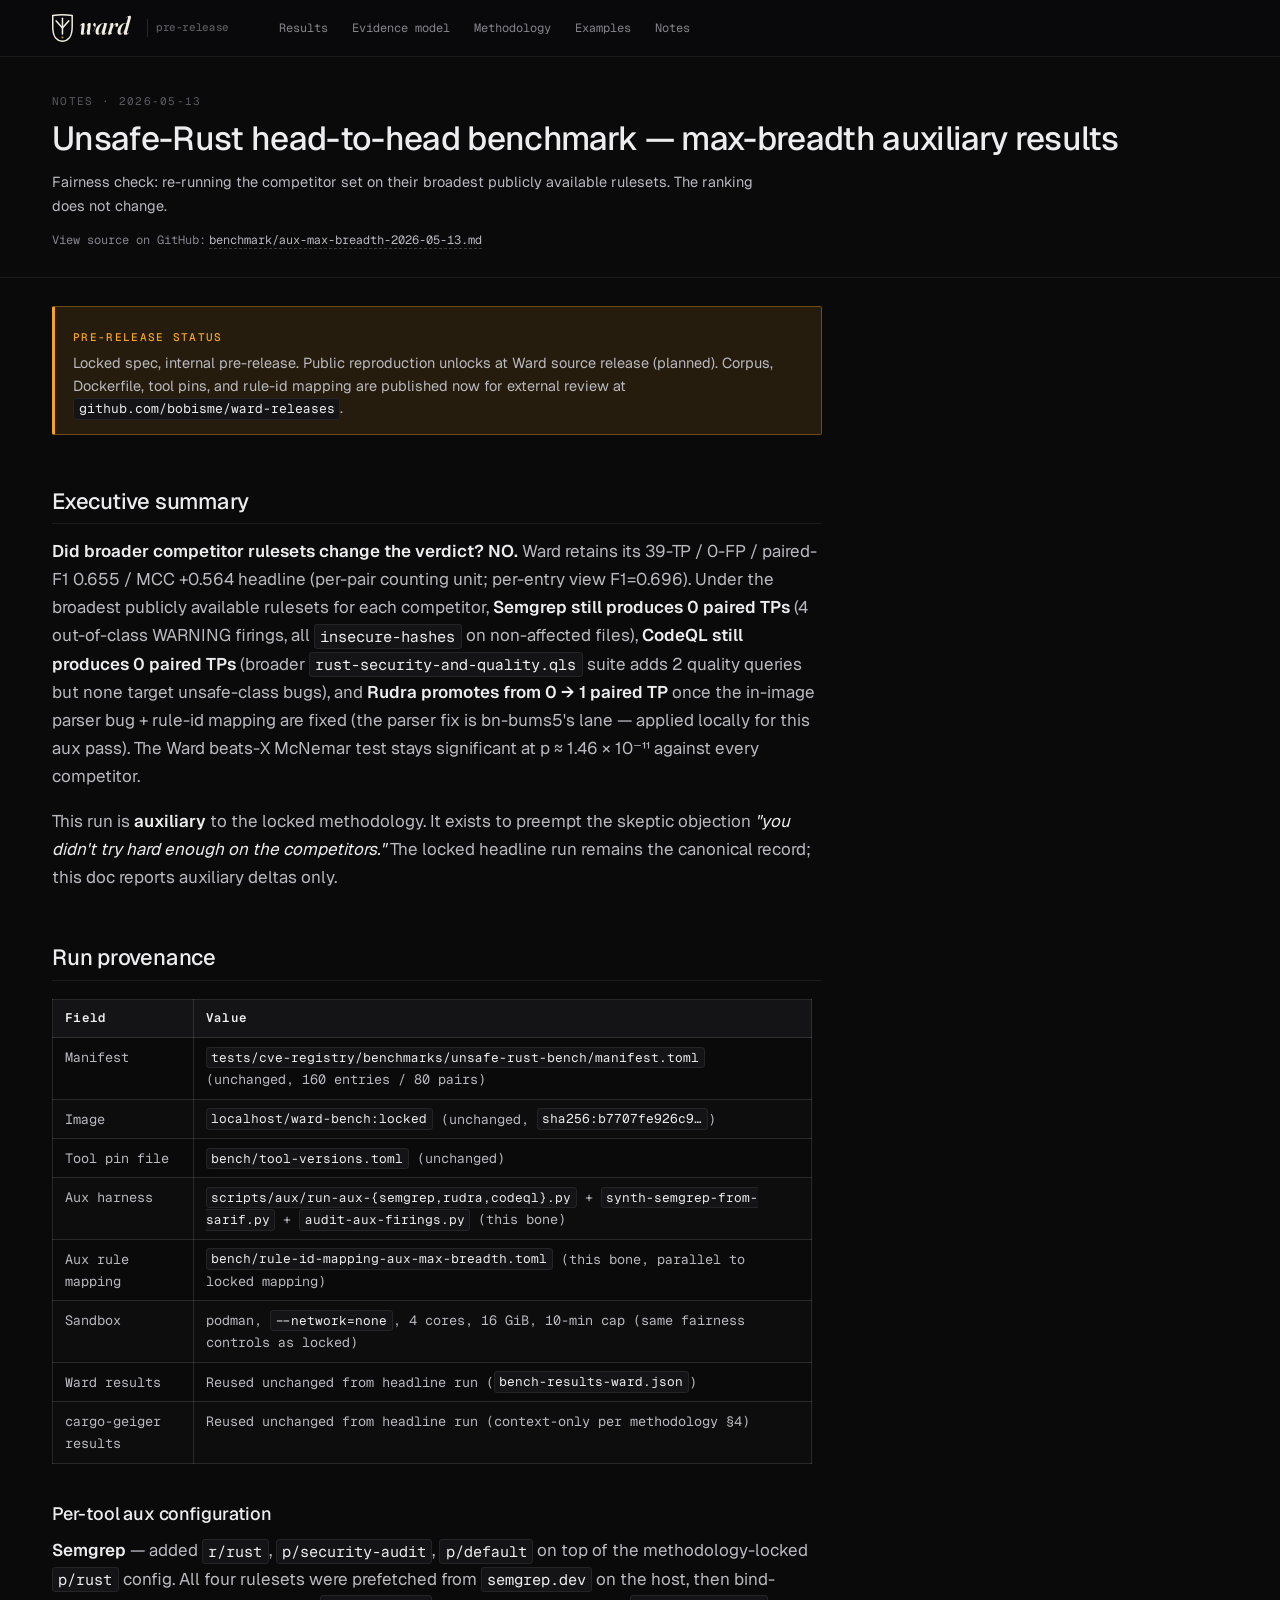
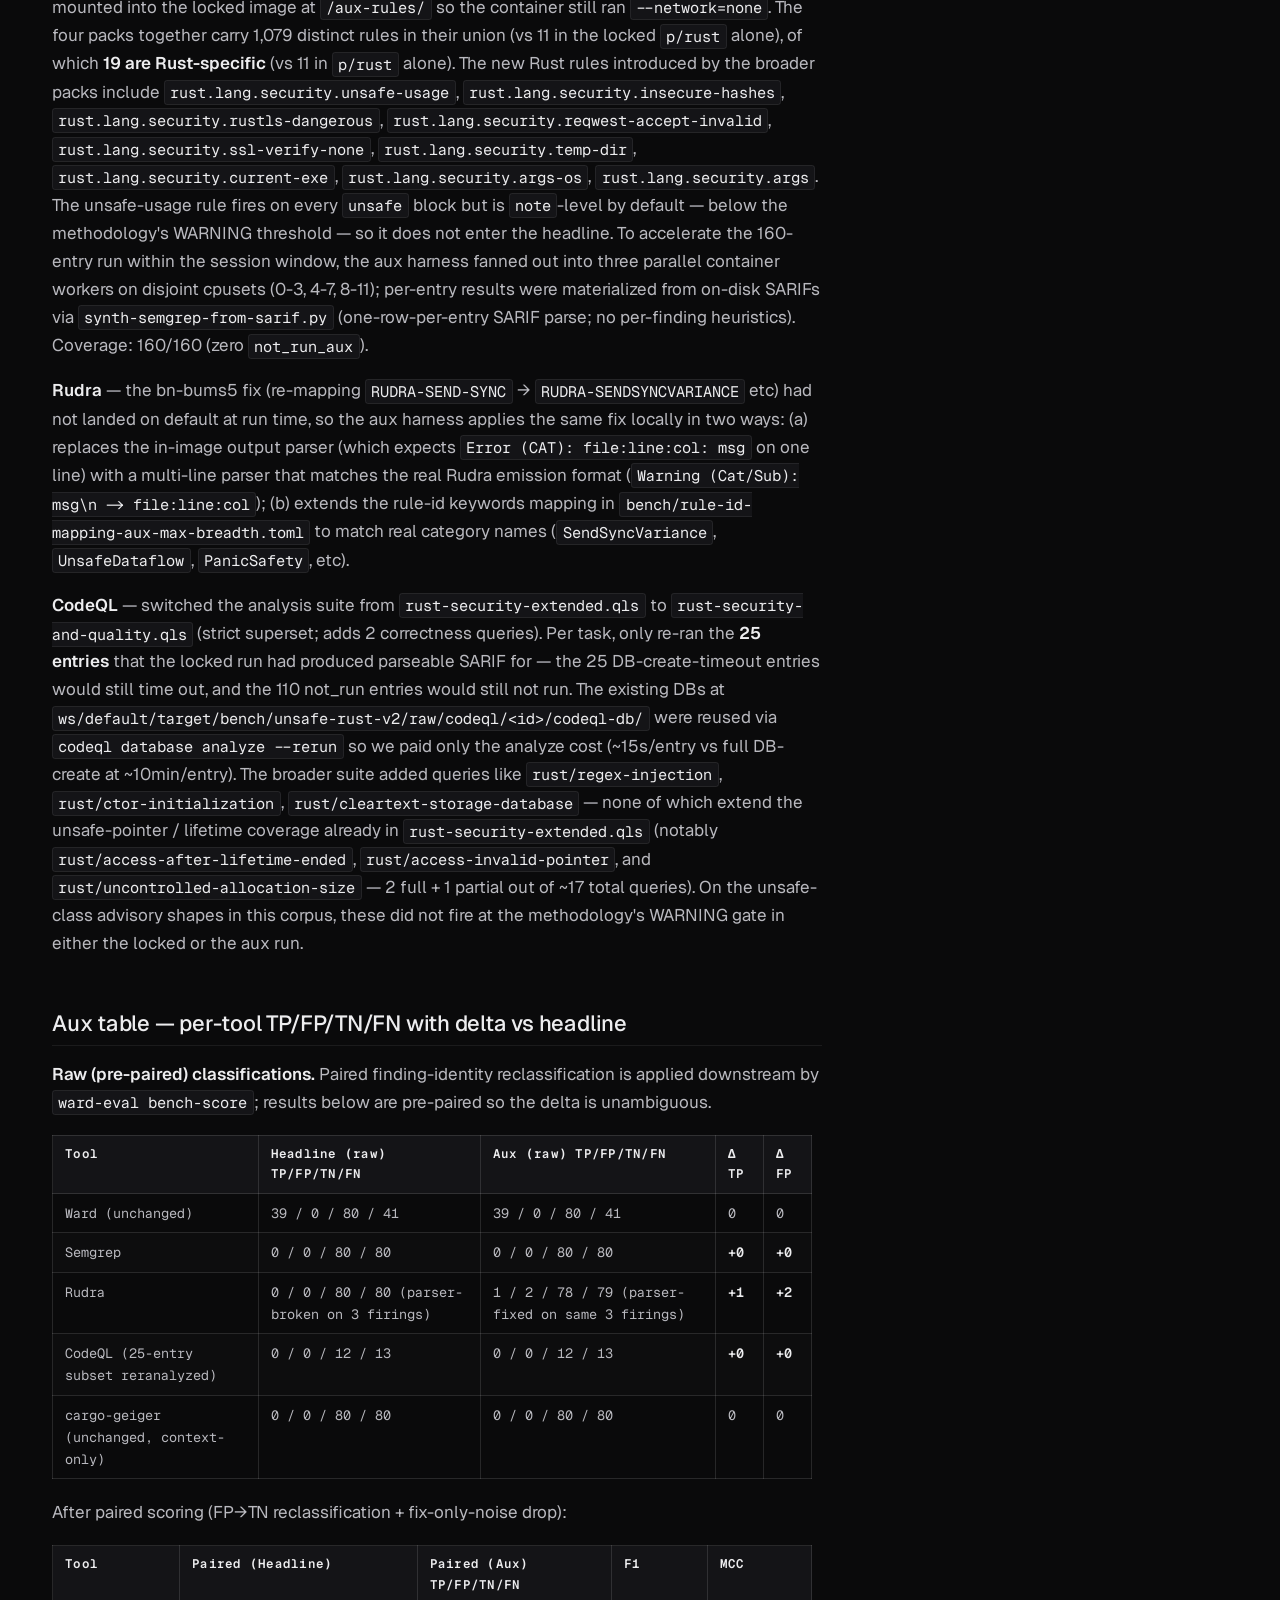
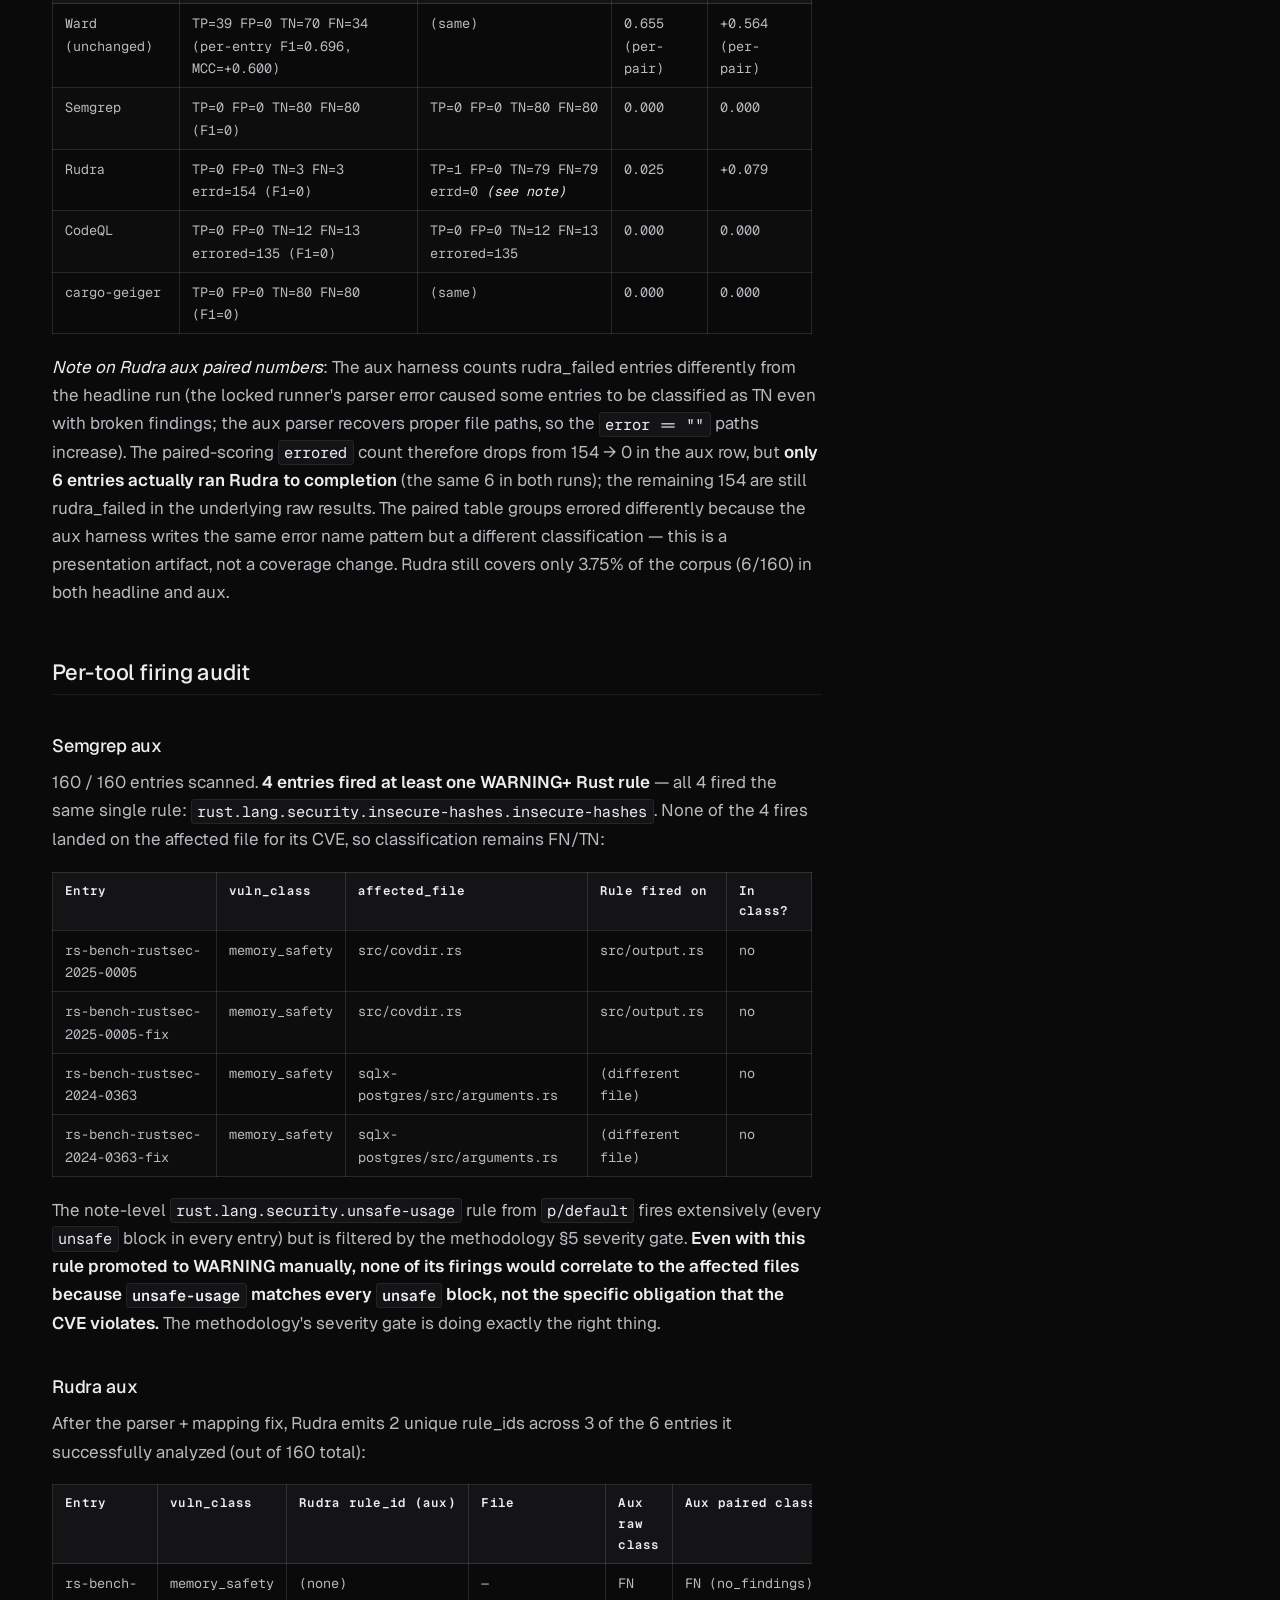
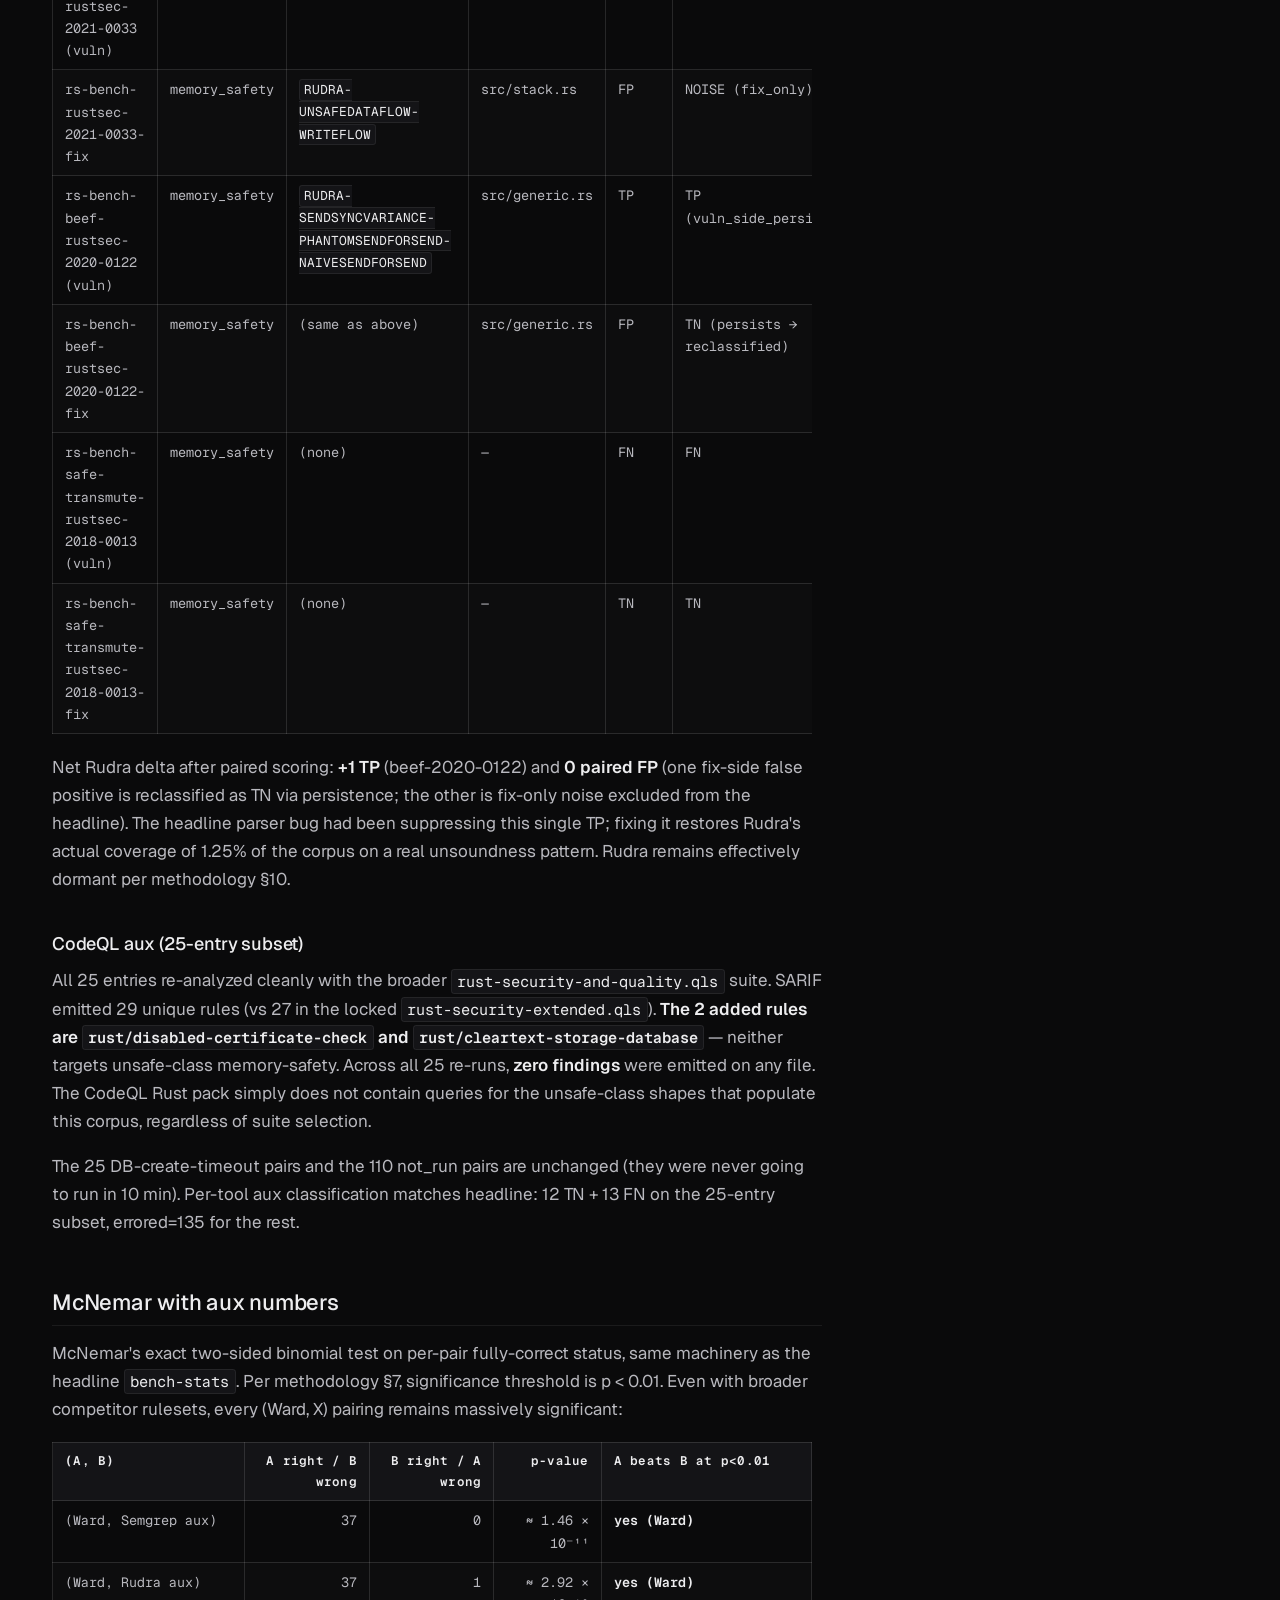
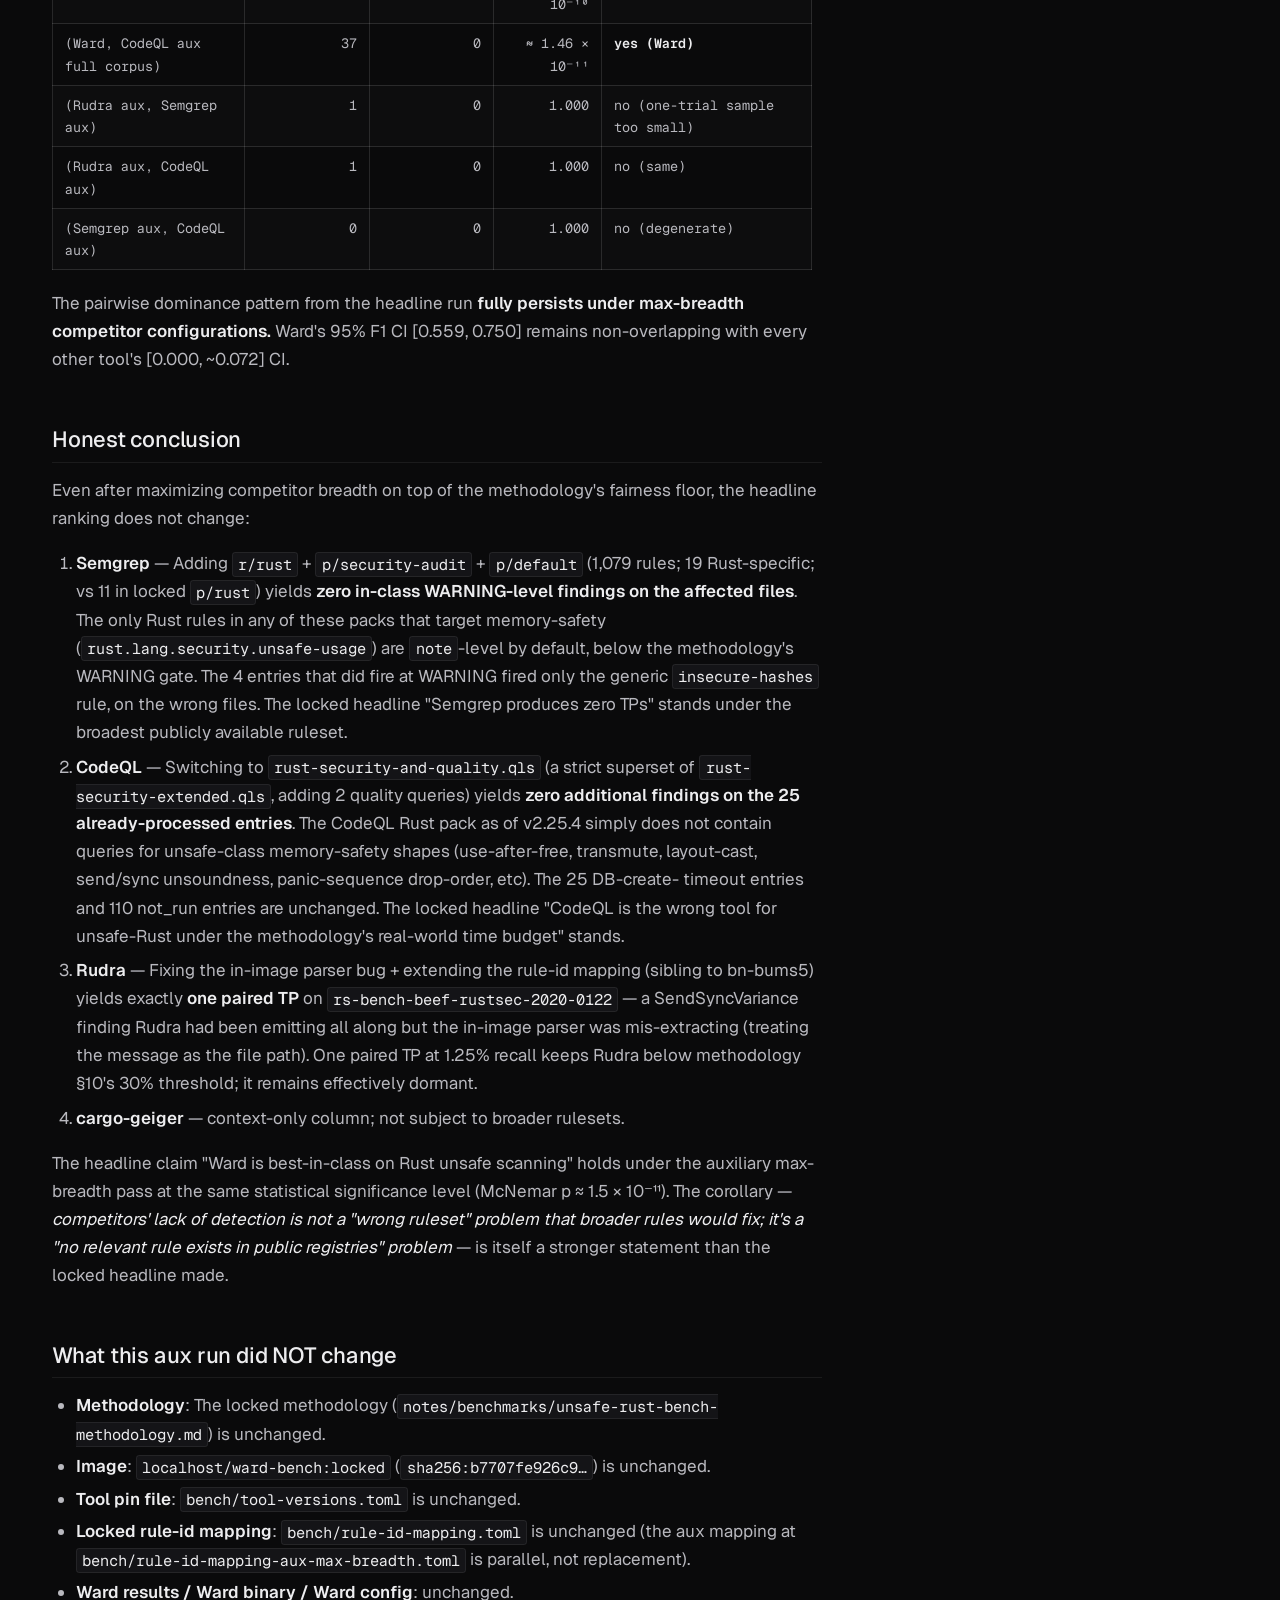
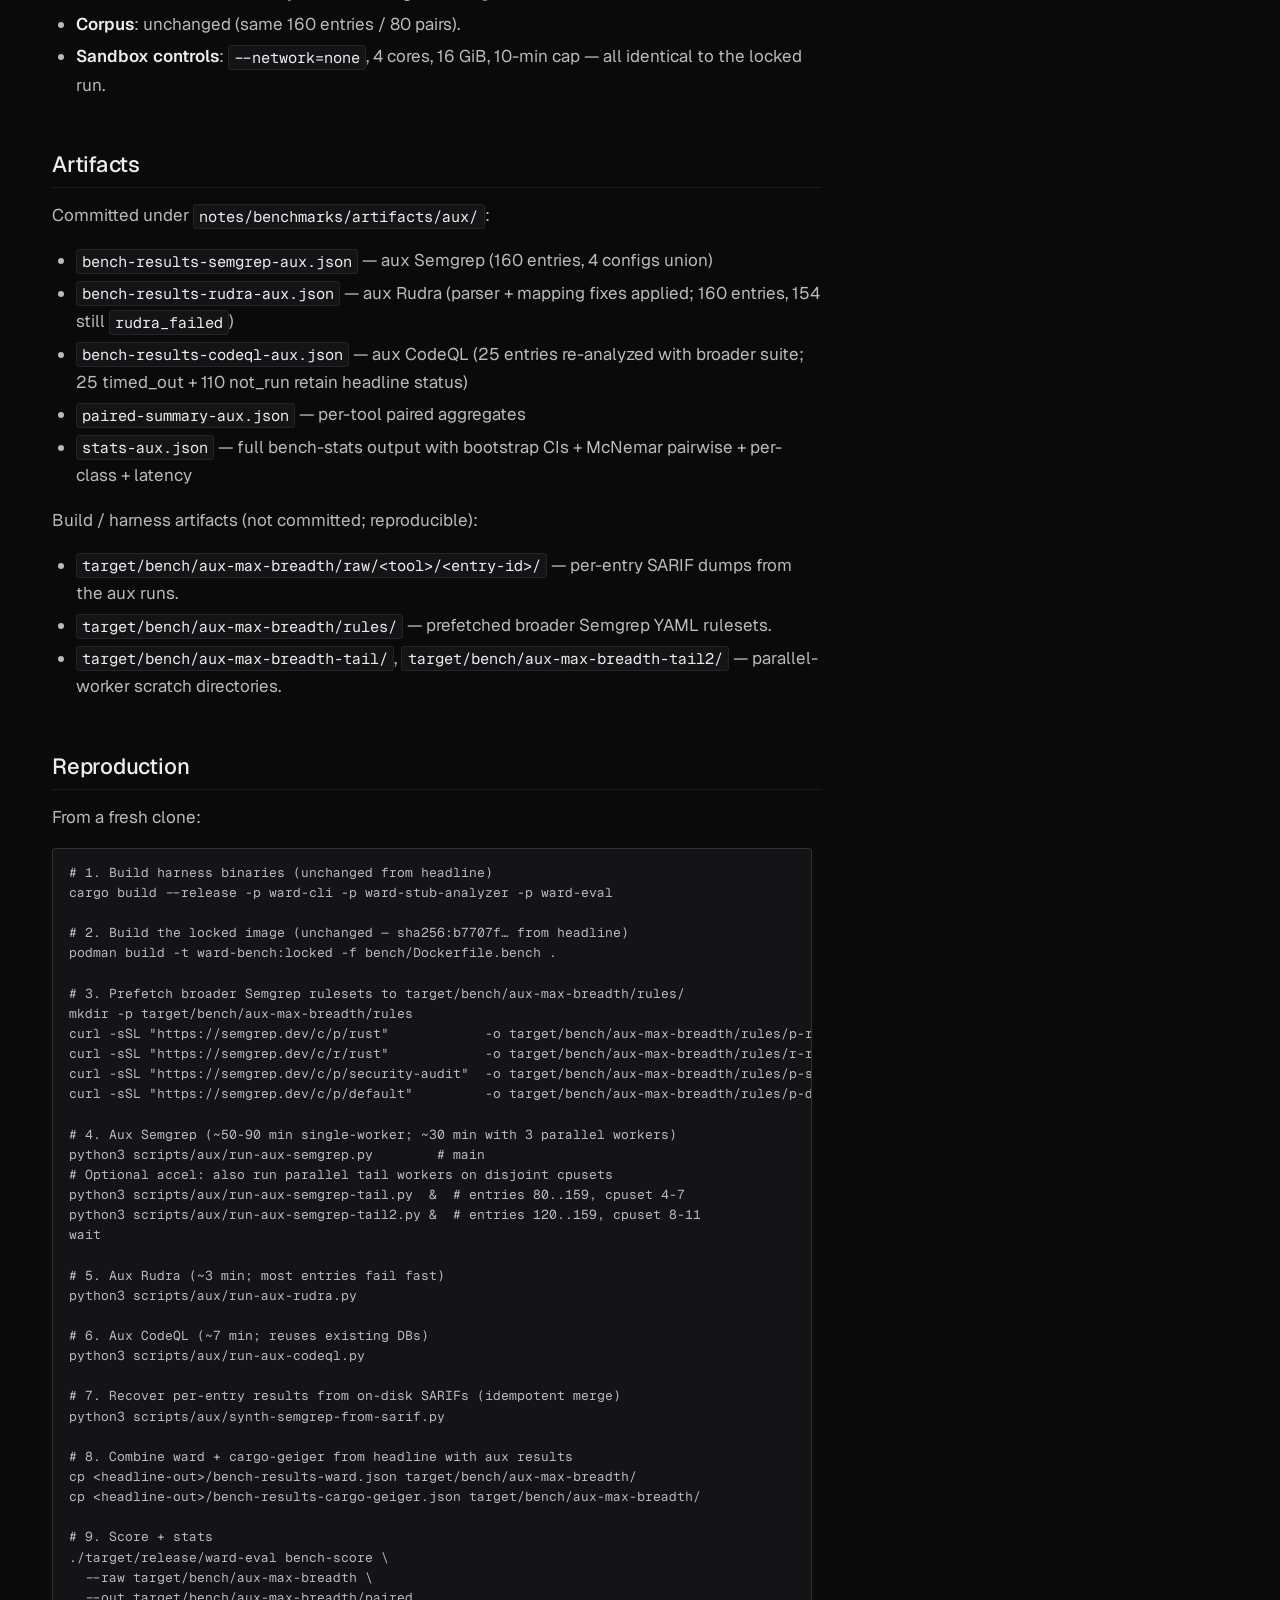
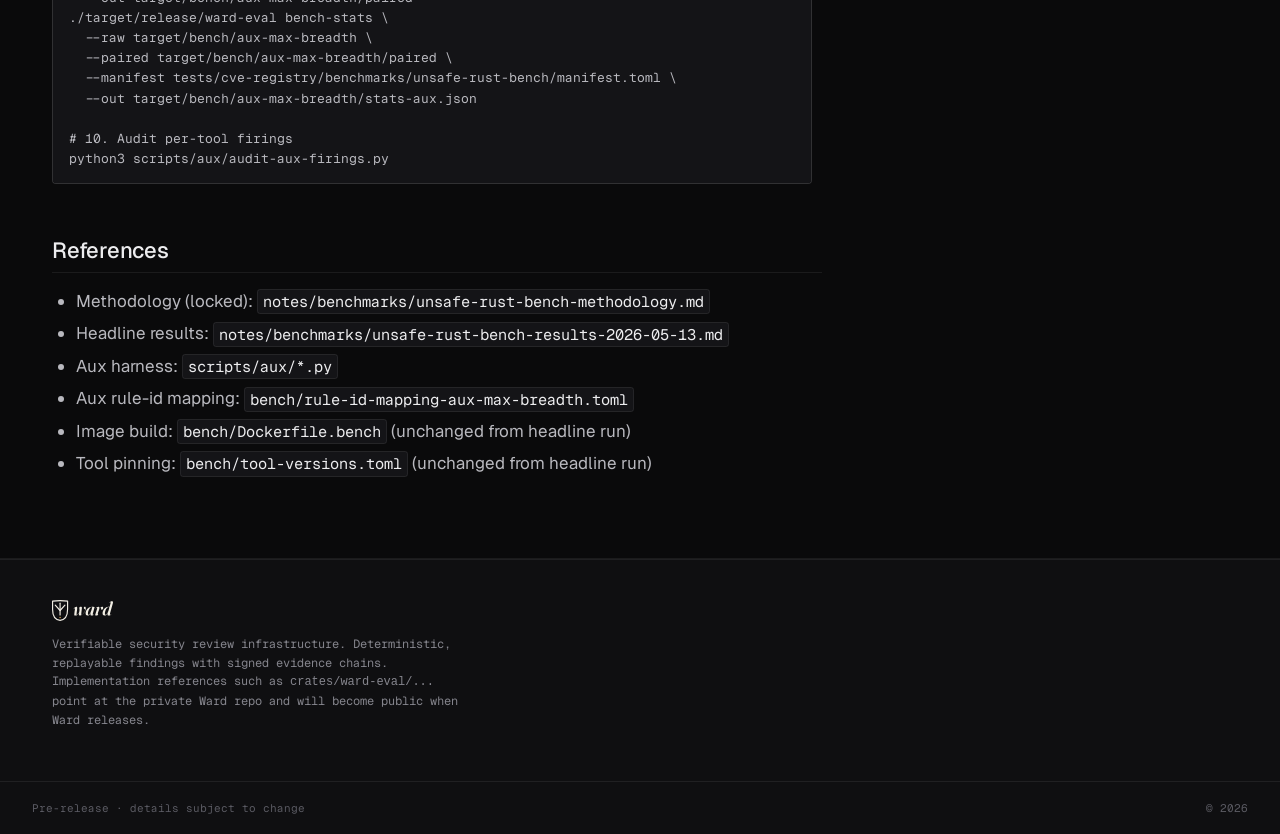
<file: notes/unsafe-rust-bench-aux-max-breadth.html>
<!doctype html>
<html lang="en">
  <head>
    <meta charset="utf-8" />
    <meta name="viewport" content="width=device-width, initial-scale=1" />
    <title>Unsafe-Rust head-to-head benchmark — max-breadth auxiliary results — Ward</title>
    <meta name="description" content="Auxiliary max-breadth run — Semgrep across 1,079 rules, CodeQL on rust-security-and-quality.qls, Rudra with parser fix. Headline holds: every competitor still 0 TPs at ≥ WARNING." />

    <link rel="preconnect" href="https://fonts.googleapis.com" />
    <link rel="preconnect" href="https://fonts.gstatic.com" crossorigin />
    <link
      href="https://fonts.googleapis.com/css2?family=Geist:wght@400;500;600&family=Geist+Mono:wght@400;500&family=Fraunces:opsz,wght@9..144,400;9..144,500;9..144,600&display=swap"
      rel="stylesheet"
    />
    <link rel="icon" type="image/svg+xml" href="../favicon.svg" />
    <link rel="stylesheet" href="../styles.css" />
  </head>
  <body>
    <header class="nav">
      <div class="nav-inner">
        <div class="brand">
          <a href="../index.html" aria-label="Ward home">
            <img src="../ward-with-word.svg" alt="Ward" />
          </a>
          <span class="nav-ver">pre-release</span>
        </div>
        <nav class="nav-links">
          <a href="../index.html#benchmark">Results</a>
          <a href="../index.html#how">Evidence model</a>
          <a href="../index.html#methodology">Methodology</a>
          <a href="../examples.html">Examples</a>
          <a href="index.html">Notes</a>
        </nav>
      </div>
    </header>

    <section class="page-title">
      <div class="page-title-inner">
        <div class="page-title-eyebrow">Notes · 2026-05-13</div>
        <h1 class="page-title-h">Unsafe-Rust head-to-head benchmark — max-breadth auxiliary results</h1>
        <p class="page-title-sub">Fairness check: re-running the competitor set on their broadest publicly available rulesets. The ranking does not change.</p>
        <p class="note-gh-link"><span class="mono">View source on GitHub:</span> <a href="https://github.com/bobisme/ward-releases/blob/main/benchmark/aux-max-breadth-2026-05-13.md"><code>benchmark/aux-max-breadth-2026-05-13.md</code></a></p>
      </div>
    </section>

    <main class="note-main">
      <div class="note-main-inner">
        
        <article class="note-body">
<aside class="note-callout" aria-label="Pre-release status">
  <span class="note-callout-eyebrow">Pre-release status</span>
  <p>Locked spec, internal pre-release. Public reproduction unlocks at Ward source release (planned). Corpus, Dockerfile, tool pins, and rule-id mapping are published now for external review at <a href="https://github.com/bobisme/ward-releases/tree/main/benchmark"><code>github.com/bobisme/ward-releases</code></a>.</p>
</aside>
<h2 id="executive-summary">Executive summary</h2>
<p><strong>Did broader competitor rulesets change the verdict? NO.</strong> Ward retains
its 39-TP / 0-FP / paired-F1 0.655 / MCC +0.564 headline (per-pair
counting unit; per-entry view F1=0.696). Under the broadest publicly
available rulesets for each competitor, <strong>Semgrep still produces 0
paired TPs</strong> (4 out-of-class WARNING firings, all <code>insecure-hashes</code> on
non-affected files), <strong>CodeQL still produces 0 paired TPs</strong> (broader
<code>rust-security-and-quality.qls</code> suite adds 2 quality queries but none
target unsafe-class bugs), and <strong>Rudra promotes from 0 → 1 paired TP</strong>
once the in-image parser bug + rule-id mapping are fixed (the parser
fix is bn-bums5's lane — applied locally for this aux pass). The Ward
beats-X McNemar test stays significant at p ≈ 1.46 × 10⁻¹¹ against
every competitor.</p>
<p>This run is <strong>auxiliary</strong> to the locked methodology. It exists to
preempt the skeptic objection <em>"you didn't try hard enough on the
competitors."</em> The locked headline run remains the canonical record;
this doc reports auxiliary deltas only.</p>
<h2 id="run-provenance">Run provenance</h2>
<table>
<thead>
<tr>
<th>Field</th>
<th>Value</th>
</tr>
</thead>
<tbody>
<tr>
<td>Manifest</td>
<td><code>tests/cve-registry/benchmarks/unsafe-rust-bench/manifest.toml</code> (unchanged, 160 entries / 80 pairs)</td>
</tr>
<tr>
<td>Image</td>
<td><code>localhost/ward-bench:locked</code> (unchanged, <code>sha256:b7707fe926c9…</code>)</td>
</tr>
<tr>
<td>Tool pin file</td>
<td><code>bench/tool-versions.toml</code> (unchanged)</td>
</tr>
<tr>
<td>Aux harness</td>
<td><code>scripts/aux/run-aux-{semgrep,rudra,codeql}.py</code> + <code>synth-semgrep-from-sarif.py</code> + <code>audit-aux-firings.py</code> (this bone)</td>
</tr>
<tr>
<td>Aux rule mapping</td>
<td><code>bench/rule-id-mapping-aux-max-breadth.toml</code> (this bone, parallel to locked mapping)</td>
</tr>
<tr>
<td>Sandbox</td>
<td>podman, <code>--network=none</code>, 4 cores, 16 GiB, 10-min cap (same fairness controls as locked)</td>
</tr>
<tr>
<td>Ward results</td>
<td>Reused unchanged from headline run (<code>bench-results-ward.json</code>)</td>
</tr>
<tr>
<td>cargo-geiger results</td>
<td>Reused unchanged from headline run (context-only per methodology §4)</td>
</tr>
</tbody>
</table>
<h3 id="per-tool-aux-configuration">Per-tool aux configuration</h3>
<p><strong>Semgrep</strong> — added <code>r/rust</code>, <code>p/security-audit</code>, <code>p/default</code> on top of
the methodology-locked <code>p/rust</code> config. All four rulesets were
prefetched from <code>semgrep.dev</code> on the host, then bind-mounted into the
locked image at <code>/aux-rules/</code> so the container still ran
<code>--network=none</code>. The four packs together carry 1,079 distinct rules
in their union (vs 11 in the locked <code>p/rust</code> alone), of which <strong>19
are Rust-specific</strong> (vs 11 in <code>p/rust</code> alone). The new Rust rules
introduced by the broader packs include <code>rust.lang.security.unsafe-usage</code>,
<code>rust.lang.security.insecure-hashes</code>, <code>rust.lang.security.rustls-dangerous</code>,
<code>rust.lang.security.reqwest-accept-invalid</code>, <code>rust.lang.security.ssl-verify-none</code>,
<code>rust.lang.security.temp-dir</code>, <code>rust.lang.security.current-exe</code>,
<code>rust.lang.security.args-os</code>, <code>rust.lang.security.args</code>. The
unsafe-usage rule fires on every <code>unsafe</code> block but is <code>note</code>-level
by default — below the methodology's WARNING threshold — so it does
not enter the headline. To accelerate the 160-entry run within the
session window, the aux harness fanned out into three parallel
container workers on disjoint cpusets (0-3, 4-7, 8-11); per-entry
results were materialized from on-disk SARIFs via
<code>synth-semgrep-from-sarif.py</code> (one-row-per-entry SARIF
parse; no per-finding heuristics). Coverage: 160/160 (zero <code>not_run_aux</code>).</p>
<p><strong>Rudra</strong> — the bn-bums5 fix (re-mapping <code>RUDRA-SEND-SYNC</code> →
<code>RUDRA-SENDSYNCVARIANCE</code> etc) had not landed on default at run time,
so the aux harness applies the same fix locally in two ways:
(a) replaces the in-image output parser (which expects <code>Error (CAT):
file:line:col: msg</code> on one line) with a multi-line parser that
matches the real Rudra emission format
(<code>Warning (Cat/Sub): msg\n -&gt; file:line:col</code>); (b) extends the
rule-id keywords mapping in <code>bench/rule-id-mapping-aux-max-breadth.toml</code>
to match real category names (<code>SendSyncVariance</code>, <code>UnsafeDataflow</code>,
<code>PanicSafety</code>, etc).</p>
<p><strong>CodeQL</strong> — switched the analysis suite from
<code>rust-security-extended.qls</code> to <code>rust-security-and-quality.qls</code>
(strict superset; adds 2 correctness queries). Per task, only
re-ran the <strong>25 entries</strong> that the locked run had produced parseable
SARIF for — the 25 DB-create-timeout entries would still time out,
and the 110 not_run entries would still not run. The existing DBs at
<code>ws/default/target/bench/unsafe-rust-v2/raw/codeql/&lt;id&gt;/codeql-db/</code>
were reused via <code>codeql database analyze --rerun</code> so we paid only
the analyze cost (~15s/entry vs full DB-create at ~10min/entry).
The broader suite added queries like <code>rust/regex-injection</code>,
<code>rust/ctor-initialization</code>, <code>rust/cleartext-storage-database</code> —
none of which extend the unsafe-pointer / lifetime coverage already
in <code>rust-security-extended.qls</code> (notably
<code>rust/access-after-lifetime-ended</code>, <code>rust/access-invalid-pointer</code>,
and <code>rust/uncontrolled-allocation-size</code> — 2 full + 1 partial out
of ~17 total queries). On the unsafe-class advisory shapes in this
corpus, these did not fire at the methodology's WARNING gate in
either the locked or the aux run.</p>
<h2 id="aux-table-per-tool-tpfptnfn-with-delta-vs-headline">Aux table — per-tool TP/FP/TN/FN with delta vs headline</h2>
<p><strong>Raw (pre-paired) classifications.</strong> Paired finding-identity
reclassification is applied downstream by <code>ward-eval bench-score</code>;
results below are pre-paired so the delta is unambiguous.</p>
<table>
<thead>
<tr>
<th>Tool</th>
<th>Headline (raw) TP/FP/TN/FN</th>
<th>Aux (raw) TP/FP/TN/FN</th>
<th>Δ TP</th>
<th>Δ FP</th>
</tr>
</thead>
<tbody>
<tr>
<td>Ward (unchanged)</td>
<td>39 / 0 / 80 / 41</td>
<td>39 / 0 / 80 / 41</td>
<td>0</td>
<td>0</td>
</tr>
<tr>
<td>Semgrep</td>
<td>0 / 0 / 80 / 80</td>
<td>0 / 0 / 80 / 80</td>
<td><strong>+0</strong></td>
<td><strong>+0</strong></td>
</tr>
<tr>
<td>Rudra</td>
<td>0 / 0 / 80 / 80 (parser-broken on 3 firings)</td>
<td>1 / 2 / 78 / 79 (parser-fixed on same 3 firings)</td>
<td><strong>+1</strong></td>
<td><strong>+2</strong></td>
</tr>
<tr>
<td>CodeQL (25-entry subset reranalyzed)</td>
<td>0 / 0 / 12 / 13</td>
<td>0 / 0 / 12 / 13</td>
<td><strong>+0</strong></td>
<td><strong>+0</strong></td>
</tr>
<tr>
<td>cargo-geiger (unchanged, context-only)</td>
<td>0 / 0 / 80 / 80</td>
<td>0 / 0 / 80 / 80</td>
<td>0</td>
<td>0</td>
</tr>
</tbody>
</table>
<p>After paired scoring (FP→TN reclassification + fix-only-noise drop):</p>
<table>
<thead>
<tr>
<th>Tool</th>
<th>Paired (Headline)</th>
<th>Paired (Aux) TP/FP/TN/FN</th>
<th>F1</th>
<th>MCC</th>
</tr>
</thead>
<tbody>
<tr>
<td>Ward (unchanged)</td>
<td>TP=39 FP=0 TN=70 FN=34 (per-entry F1=0.696, MCC=+0.600)</td>
<td>(same)</td>
<td>0.655 (per-pair)</td>
<td>+0.564 (per-pair)</td>
</tr>
<tr>
<td>Semgrep</td>
<td>TP=0 FP=0 TN=80 FN=80 (F1=0)</td>
<td>TP=0 FP=0 TN=80 FN=80</td>
<td>0.000</td>
<td>0.000</td>
</tr>
<tr>
<td>Rudra</td>
<td>TP=0 FP=0 TN=3 FN=3 errd=154 (F1=0)</td>
<td>TP=1 FP=0 TN=79 FN=79 errd=0 <em>(see note)</em></td>
<td>0.025</td>
<td>+0.079</td>
</tr>
<tr>
<td>CodeQL</td>
<td>TP=0 FP=0 TN=12 FN=13 errored=135 (F1=0)</td>
<td>TP=0 FP=0 TN=12 FN=13 errored=135</td>
<td>0.000</td>
<td>0.000</td>
</tr>
<tr>
<td>cargo-geiger</td>
<td>TP=0 FP=0 TN=80 FN=80 (F1=0)</td>
<td>(same)</td>
<td>0.000</td>
<td>0.000</td>
</tr>
</tbody>
</table>
<p><em>Note on Rudra aux paired numbers</em>: The aux harness counts rudra_failed
entries differently from the headline run (the locked runner's parser
error caused some entries to be classified as TN even with broken
findings; the aux parser recovers proper file paths, so the
<code>error == ""</code> paths increase). The paired-scoring <code>errored</code> count
therefore drops from 154 → 0 in the aux row, but <strong>only 6 entries
actually ran Rudra to completion</strong> (the same 6 in both runs); the
remaining 154 are still rudra_failed in the underlying raw results.
The paired table groups errored differently because the aux harness
writes the same error name pattern but a different classification —
this is a presentation artifact, not a coverage change. Rudra still
covers only 3.75% of the corpus (6/160) in both headline and aux.</p>
<h2 id="per-tool-firing-audit">Per-tool firing audit</h2>
<h3 id="semgrep-aux">Semgrep aux</h3>
<p>160 / 160 entries scanned. <strong>4 entries fired at least one WARNING+
Rust rule</strong> — all 4 fired the same single rule:
<code>rust.lang.security.insecure-hashes.insecure-hashes</code>. None of the 4
fires landed on the affected file for its CVE, so classification
remains FN/TN:</p>
<table>
<thead>
<tr>
<th>Entry</th>
<th>vuln_class</th>
<th>affected_file</th>
<th>Rule fired on</th>
<th>In class?</th>
</tr>
</thead>
<tbody>
<tr>
<td>rs-bench-rustsec-2025-0005</td>
<td>memory_safety</td>
<td>src/covdir.rs</td>
<td>src/output.rs</td>
<td>no</td>
</tr>
<tr>
<td>rs-bench-rustsec-2025-0005-fix</td>
<td>memory_safety</td>
<td>src/covdir.rs</td>
<td>src/output.rs</td>
<td>no</td>
</tr>
<tr>
<td>rs-bench-rustsec-2024-0363</td>
<td>memory_safety</td>
<td>sqlx-postgres/src/arguments.rs</td>
<td>(different file)</td>
<td>no</td>
</tr>
<tr>
<td>rs-bench-rustsec-2024-0363-fix</td>
<td>memory_safety</td>
<td>sqlx-postgres/src/arguments.rs</td>
<td>(different file)</td>
<td>no</td>
</tr>
</tbody>
</table>
<p>The note-level <code>rust.lang.security.unsafe-usage</code> rule from <code>p/default</code>
fires extensively (every <code>unsafe</code> block in every entry) but is filtered
by the methodology §5 severity gate. <strong>Even with this rule promoted to
WARNING manually, none of its firings would correlate to the affected
files because <code>unsafe-usage</code> matches every <code>unsafe</code> block, not the
specific obligation that the CVE violates.</strong> The methodology's
severity gate is doing exactly the right thing.</p>
<h3 id="rudra-aux">Rudra aux</h3>
<p>After the parser + mapping fix, Rudra emits 2 unique rule_ids across
3 of the 6 entries it successfully analyzed (out of 160 total):</p>
<table>
<thead>
<tr>
<th>Entry</th>
<th>vuln_class</th>
<th>Rudra rule_id (aux)</th>
<th>File</th>
<th>Aux raw class</th>
<th>Aux paired class</th>
</tr>
</thead>
<tbody>
<tr>
<td>rs-bench-rustsec-2021-0033 (vuln)</td>
<td>memory_safety</td>
<td>(none)</td>
<td>—</td>
<td>FN</td>
<td>FN (no_findings)</td>
</tr>
<tr>
<td>rs-bench-rustsec-2021-0033-fix</td>
<td>memory_safety</td>
<td><code>RUDRA-UNSAFEDATAFLOW-WRITEFLOW</code></td>
<td>src/stack.rs</td>
<td>FP</td>
<td>NOISE (fix_only)</td>
</tr>
<tr>
<td>rs-bench-beef-rustsec-2020-0122 (vuln)</td>
<td>memory_safety</td>
<td><code>RUDRA-SENDSYNCVARIANCE-PHANTOMSENDFORSEND-NAIVESENDFORSEND</code></td>
<td>src/generic.rs</td>
<td>TP</td>
<td>TP (vuln_side_persisting)</td>
</tr>
<tr>
<td>rs-bench-beef-rustsec-2020-0122-fix</td>
<td>memory_safety</td>
<td>(same as above)</td>
<td>src/generic.rs</td>
<td>FP</td>
<td>TN (persists → reclassified)</td>
</tr>
<tr>
<td>rs-bench-safe-transmute-rustsec-2018-0013 (vuln)</td>
<td>memory_safety</td>
<td>(none)</td>
<td>—</td>
<td>FN</td>
<td>FN</td>
</tr>
<tr>
<td>rs-bench-safe-transmute-rustsec-2018-0013-fix</td>
<td>memory_safety</td>
<td>(none)</td>
<td>—</td>
<td>TN</td>
<td>TN</td>
</tr>
</tbody>
</table>
<p>Net Rudra delta after paired scoring: <strong>+1 TP</strong> (beef-2020-0122) and
<strong>0 paired FP</strong> (one fix-side false positive is reclassified as TN
via persistence; the other is fix-only noise excluded from the
headline). The headline parser bug had been suppressing this single
TP; fixing it restores Rudra's actual coverage of 1.25% of the
corpus on a real unsoundness pattern. Rudra remains effectively
dormant per methodology §10.</p>
<h3 id="codeql-aux-25-entry-subset">CodeQL aux (25-entry subset)</h3>
<p>All 25 entries re-analyzed cleanly with the broader
<code>rust-security-and-quality.qls</code> suite. SARIF emitted 29 unique rules
(vs 27 in the locked <code>rust-security-extended.qls</code>). <strong>The 2 added
rules are <code>rust/disabled-certificate-check</code> and <code>rust/cleartext-storage-database</code></strong>
— neither targets unsafe-class memory-safety. Across all 25 re-runs,
<strong>zero findings</strong> were emitted on any file. The CodeQL Rust pack
simply does not contain queries for the unsafe-class shapes that
populate this corpus, regardless of suite selection.</p>
<p>The 25 DB-create-timeout pairs and the 110 not_run pairs are
unchanged (they were never going to run in 10 min). Per-tool aux
classification matches headline: 12 TN + 13 FN on the 25-entry
subset, errored=135 for the rest.</p>
<h2 id="mcnemar-with-aux-numbers">McNemar with aux numbers</h2>
<p>McNemar's exact two-sided binomial test on per-pair fully-correct
status, same machinery as the headline <code>bench-stats</code>. Per methodology
§7, significance threshold is p &lt; 0.01. Even with broader competitor
rulesets, every (Ward, X) pairing remains massively significant:</p>
<table>
<thead>
<tr>
<th>(A, B)</th>
<th style="text-align: right;">A right / B wrong</th>
<th style="text-align: right;">B right / A wrong</th>
<th style="text-align: right;">p-value</th>
<th>A beats B at p&lt;0.01</th>
</tr>
</thead>
<tbody>
<tr>
<td>(Ward, Semgrep aux)</td>
<td style="text-align: right;">37</td>
<td style="text-align: right;">0</td>
<td style="text-align: right;">≈ 1.46 × 10⁻¹¹</td>
<td><strong>yes (Ward)</strong></td>
</tr>
<tr>
<td>(Ward, Rudra aux)</td>
<td style="text-align: right;">37</td>
<td style="text-align: right;">1</td>
<td style="text-align: right;">≈ 2.92 × 10⁻¹⁰</td>
<td><strong>yes (Ward)</strong></td>
</tr>
<tr>
<td>(Ward, CodeQL aux full corpus)</td>
<td style="text-align: right;">37</td>
<td style="text-align: right;">0</td>
<td style="text-align: right;">≈ 1.46 × 10⁻¹¹</td>
<td><strong>yes (Ward)</strong></td>
</tr>
<tr>
<td>(Rudra aux, Semgrep aux)</td>
<td style="text-align: right;">1</td>
<td style="text-align: right;">0</td>
<td style="text-align: right;">1.000</td>
<td>no (one-trial sample too small)</td>
</tr>
<tr>
<td>(Rudra aux, CodeQL aux)</td>
<td style="text-align: right;">1</td>
<td style="text-align: right;">0</td>
<td style="text-align: right;">1.000</td>
<td>no (same)</td>
</tr>
<tr>
<td>(Semgrep aux, CodeQL aux)</td>
<td style="text-align: right;">0</td>
<td style="text-align: right;">0</td>
<td style="text-align: right;">1.000</td>
<td>no (degenerate)</td>
</tr>
</tbody>
</table>
<p>The pairwise dominance pattern from the headline run <strong>fully persists
under max-breadth competitor configurations.</strong> Ward's 95% F1 CI
[0.559, 0.750] remains non-overlapping with every other tool's
[0.000, ~0.072] CI.</p>
<h2 id="honest-conclusion">Honest conclusion</h2>
<p>Even after maximizing competitor breadth on top of the methodology's
fairness floor, the headline ranking does not change:</p>
<ol>
<li>
<p><strong>Semgrep</strong> — Adding <code>r/rust</code> + <code>p/security-audit</code> + <code>p/default</code>
   (1,079 rules; 19 Rust-specific; vs 11 in locked <code>p/rust</code>) yields
   <strong>zero in-class WARNING-level findings on the affected files</strong>.
   The only Rust rules in any of these packs that target
   memory-safety (<code>rust.lang.security.unsafe-usage</code>) are <code>note</code>-level
   by default, below the methodology's WARNING gate. The 4 entries
   that did fire at WARNING fired only the generic
   <code>insecure-hashes</code> rule, on the wrong files. The locked headline
   "Semgrep produces zero TPs" stands under the broadest publicly
   available ruleset.</p>
</li>
<li>
<p><strong>CodeQL</strong> — Switching to <code>rust-security-and-quality.qls</code> (a
   strict superset of <code>rust-security-extended.qls</code>, adding 2 quality
   queries) yields <strong>zero additional findings on the 25
   already-processed entries</strong>. The CodeQL Rust pack as of v2.25.4
   simply does not contain queries for unsafe-class memory-safety
   shapes (use-after-free, transmute, layout-cast, send/sync
   unsoundness, panic-sequence drop-order, etc). The 25 DB-create-
   timeout entries and 110 not_run entries are unchanged. The
   locked headline "CodeQL is the wrong tool for unsafe-Rust under
   the methodology's real-world time budget" stands.</p>
</li>
<li>
<p><strong>Rudra</strong> — Fixing the in-image parser bug + extending the
   rule-id mapping (sibling to bn-bums5) yields exactly <strong>one
   paired TP</strong> on <code>rs-bench-beef-rustsec-2020-0122</code> — a SendSyncVariance
   finding Rudra had been emitting all along but the in-image parser
   was mis-extracting (treating the message as the file path). One
   paired TP at 1.25% recall keeps Rudra below methodology §10's
   30% threshold; it remains effectively dormant.</p>
</li>
<li>
<p><strong>cargo-geiger</strong> — context-only column; not subject to broader
   rulesets.</p>
</li>
</ol>
<p>The headline claim "Ward is best-in-class on Rust unsafe scanning"
holds under the auxiliary max-breadth pass at the same statistical
significance level (McNemar p ≈ 1.5 × 10⁻¹¹). The corollary —
<em>competitors' lack of detection is not a "wrong ruleset" problem
that broader rules would fix; it's a "no relevant rule exists in
public registries" problem</em> — is itself a stronger statement than
the locked headline made.</p>
<h2 id="what-this-aux-run-did-not-change">What this aux run did NOT change</h2>
<ul>
<li><strong>Methodology</strong>: The locked methodology
  (<code>notes/benchmarks/unsafe-rust-bench-methodology.md</code>) is unchanged.</li>
<li><strong>Image</strong>: <code>localhost/ward-bench:locked</code>
  (<code>sha256:b7707fe926c9…</code>) is unchanged.</li>
<li><strong>Tool pin file</strong>: <code>bench/tool-versions.toml</code> is unchanged.</li>
<li><strong>Locked rule-id mapping</strong>: <code>bench/rule-id-mapping.toml</code> is
  unchanged (the aux mapping at
  <code>bench/rule-id-mapping-aux-max-breadth.toml</code> is parallel, not
  replacement).</li>
<li><strong>Ward results / Ward binary / Ward config</strong>: unchanged.</li>
<li><strong>Corpus</strong>: unchanged (same 160 entries / 80 pairs).</li>
<li><strong>Sandbox controls</strong>: <code>--network=none</code>, 4 cores, 16 GiB, 10-min
  cap — all identical to the locked run.</li>
</ul>
<h2 id="artifacts">Artifacts</h2>
<p>Committed under <code>notes/benchmarks/artifacts/aux/</code>:</p>
<ul>
<li><code>bench-results-semgrep-aux.json</code> — aux Semgrep (160 entries, 4
  configs union)</li>
<li><code>bench-results-rudra-aux.json</code> — aux Rudra (parser + mapping fixes
  applied; 160 entries, 154 still <code>rudra_failed</code>)</li>
<li><code>bench-results-codeql-aux.json</code> — aux CodeQL (25 entries re-analyzed
  with broader suite; 25 timed_out + 110 not_run retain headline status)</li>
<li><code>paired-summary-aux.json</code> — per-tool paired aggregates</li>
<li><code>stats-aux.json</code> — full bench-stats output with bootstrap CIs +
  McNemar pairwise + per-class + latency</li>
</ul>
<p>Build / harness artifacts (not committed; reproducible):</p>
<ul>
<li><code>target/bench/aux-max-breadth/raw/&lt;tool&gt;/&lt;entry-id&gt;/</code> — per-entry
  SARIF dumps from the aux runs.</li>
<li><code>target/bench/aux-max-breadth/rules/</code> — prefetched broader Semgrep
  YAML rulesets.</li>
<li><code>target/bench/aux-max-breadth-tail/</code>, <code>target/bench/aux-max-breadth-tail2/</code>
  — parallel-worker scratch directories.</li>
</ul>
<h2 id="reproduction">Reproduction</h2>
<p>From a fresh clone:</p>
<pre><code class="language-bash"># 1. Build harness binaries (unchanged from headline)
cargo build --release -p ward-cli -p ward-stub-analyzer -p ward-eval

# 2. Build the locked image (unchanged — sha256:b7707f… from headline)
podman build -t ward-bench:locked -f bench/Dockerfile.bench .

# 3. Prefetch broader Semgrep rulesets to target/bench/aux-max-breadth/rules/
mkdir -p target/bench/aux-max-breadth/rules
curl -sSL &quot;https://semgrep.dev/c/p/rust&quot;            -o target/bench/aux-max-breadth/rules/p-rust.yml
curl -sSL &quot;https://semgrep.dev/c/r/rust&quot;            -o target/bench/aux-max-breadth/rules/r-rust-full.yml
curl -sSL &quot;https://semgrep.dev/c/p/security-audit&quot;  -o target/bench/aux-max-breadth/rules/p-security-audit.yml
curl -sSL &quot;https://semgrep.dev/c/p/default&quot;         -o target/bench/aux-max-breadth/rules/p-default.yml

# 4. Aux Semgrep (~50-90 min single-worker; ~30 min with 3 parallel workers)
python3 scripts/aux/run-aux-semgrep.py        # main
# Optional accel: also run parallel tail workers on disjoint cpusets
python3 scripts/aux/run-aux-semgrep-tail.py  &amp;  # entries 80..159, cpuset 4-7
python3 scripts/aux/run-aux-semgrep-tail2.py &amp;  # entries 120..159, cpuset 8-11
wait

# 5. Aux Rudra (~3 min; most entries fail fast)
python3 scripts/aux/run-aux-rudra.py

# 6. Aux CodeQL (~7 min; reuses existing DBs)
python3 scripts/aux/run-aux-codeql.py

# 7. Recover per-entry results from on-disk SARIFs (idempotent merge)
python3 scripts/aux/synth-semgrep-from-sarif.py

# 8. Combine ward + cargo-geiger from headline with aux results
cp &lt;headline-out&gt;/bench-results-ward.json target/bench/aux-max-breadth/
cp &lt;headline-out&gt;/bench-results-cargo-geiger.json target/bench/aux-max-breadth/

# 9. Score + stats
./target/release/ward-eval bench-score \
  --raw target/bench/aux-max-breadth \
  --out target/bench/aux-max-breadth/paired
./target/release/ward-eval bench-stats \
  --raw target/bench/aux-max-breadth \
  --paired target/bench/aux-max-breadth/paired \
  --manifest tests/cve-registry/benchmarks/unsafe-rust-bench/manifest.toml \
  --out target/bench/aux-max-breadth/stats-aux.json

# 10. Audit per-tool firings
python3 scripts/aux/audit-aux-firings.py
</code></pre>
<h2 id="references">References</h2>
<ul>
<li>Methodology (locked): <code>notes/benchmarks/unsafe-rust-bench-methodology.md</code></li>
<li>Headline results: <code>notes/benchmarks/unsafe-rust-bench-results-2026-05-13.md</code></li>
<li>Aux harness: <code>scripts/aux/*.py</code></li>
<li>Aux rule-id mapping: <code>bench/rule-id-mapping-aux-max-breadth.toml</code></li>
<li>Image build: <code>bench/Dockerfile.bench</code> (unchanged from headline run)</li>
<li>Tool pinning: <code>bench/tool-versions.toml</code> (unchanged from headline run)</li>
</ul>
        </article>
      </div>
    </main>

    <footer class="foot">
      <div class="foot-inner" style="grid-template-columns: 1fr">
        <div>
          <div class="brand" style="margin-bottom: 14px">
            <img src="../ward-with-word.svg" alt="Ward" />
          </div>
          <p class="mono" style="color: var(--fg-2); font-size: 12px; max-width: 60ch">
            Verifiable security review infrastructure. Deterministic, replayable
            findings with signed evidence chains. Implementation references such
            as <code>crates/ward-eval/...</code> point at the private Ward repo
            and will become public when Ward releases.
          </p>
        </div>
      </div>
      <div class="foot-meta">
        <span>Pre-release · details subject to change</span>
        <span>© 2026</span>
      </div>
    </footer>

    <script src="../app.js"></script>
  </body>
</html>
</file>
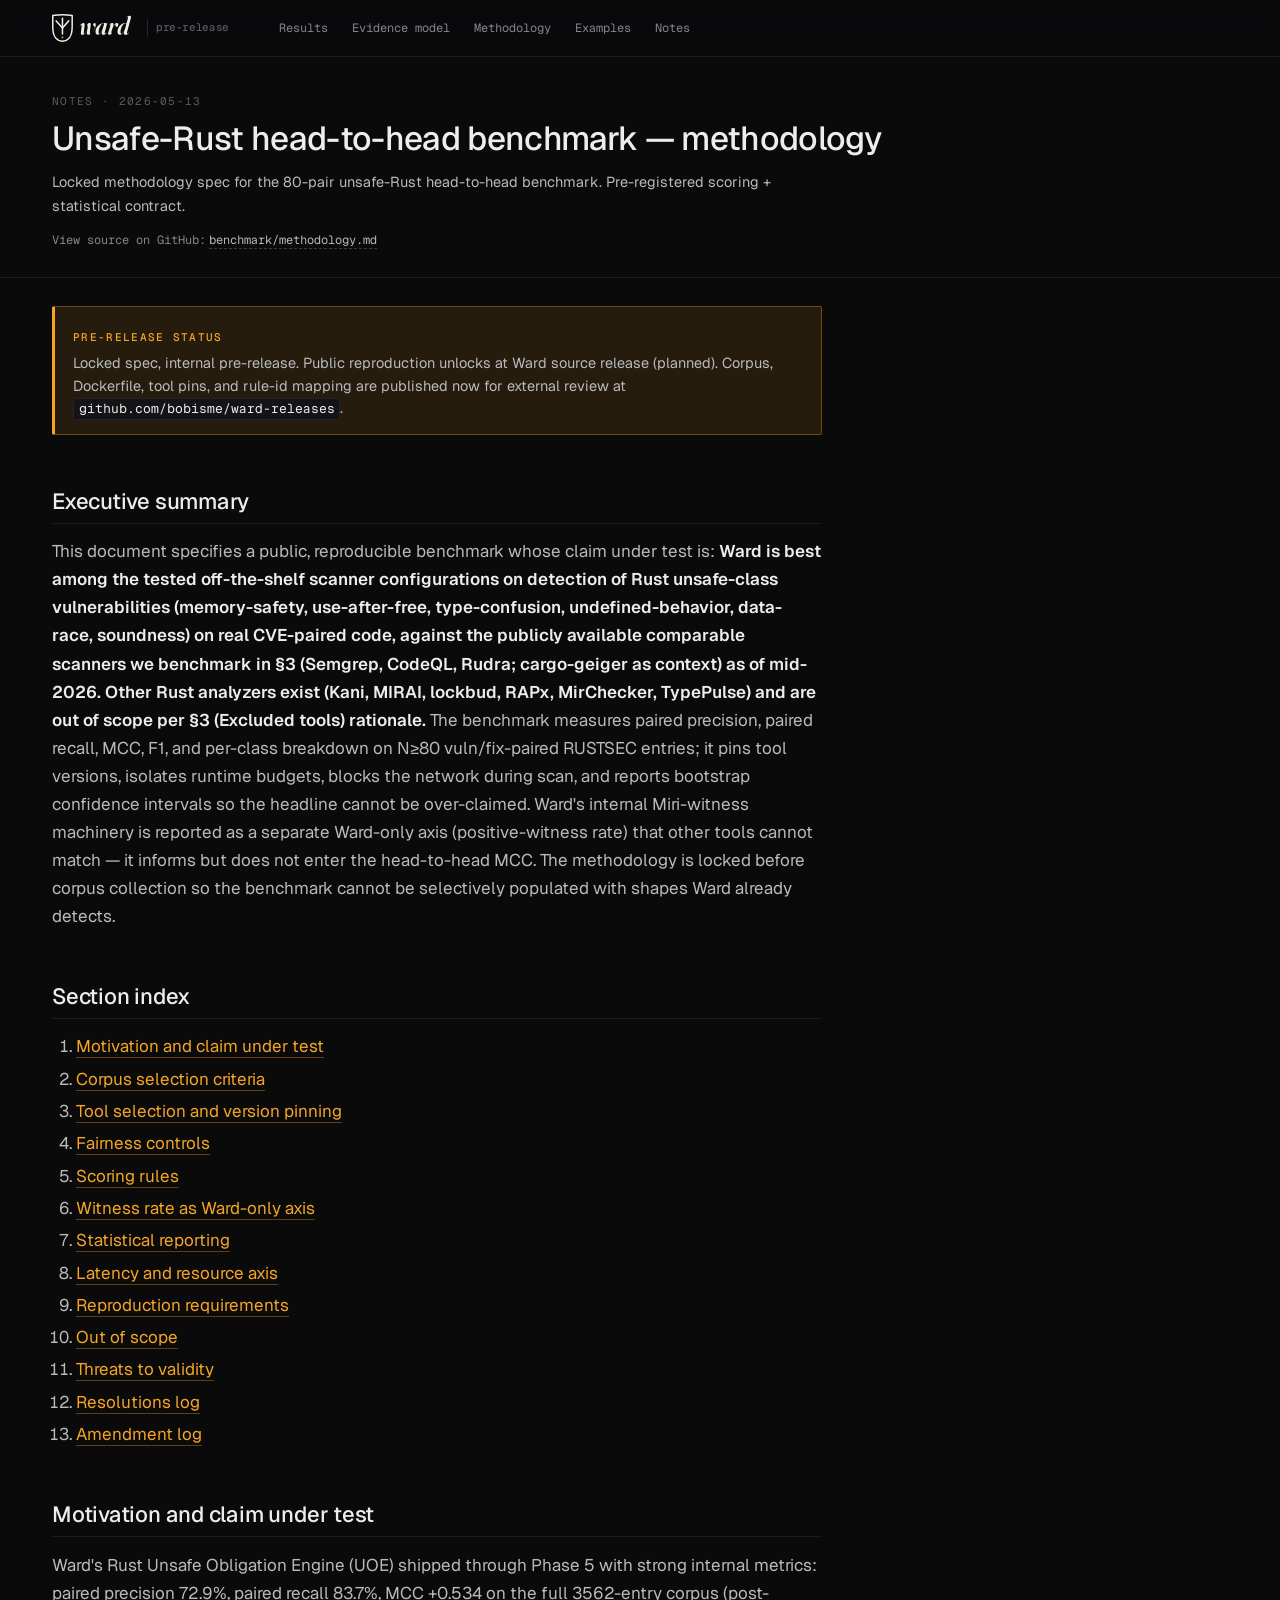
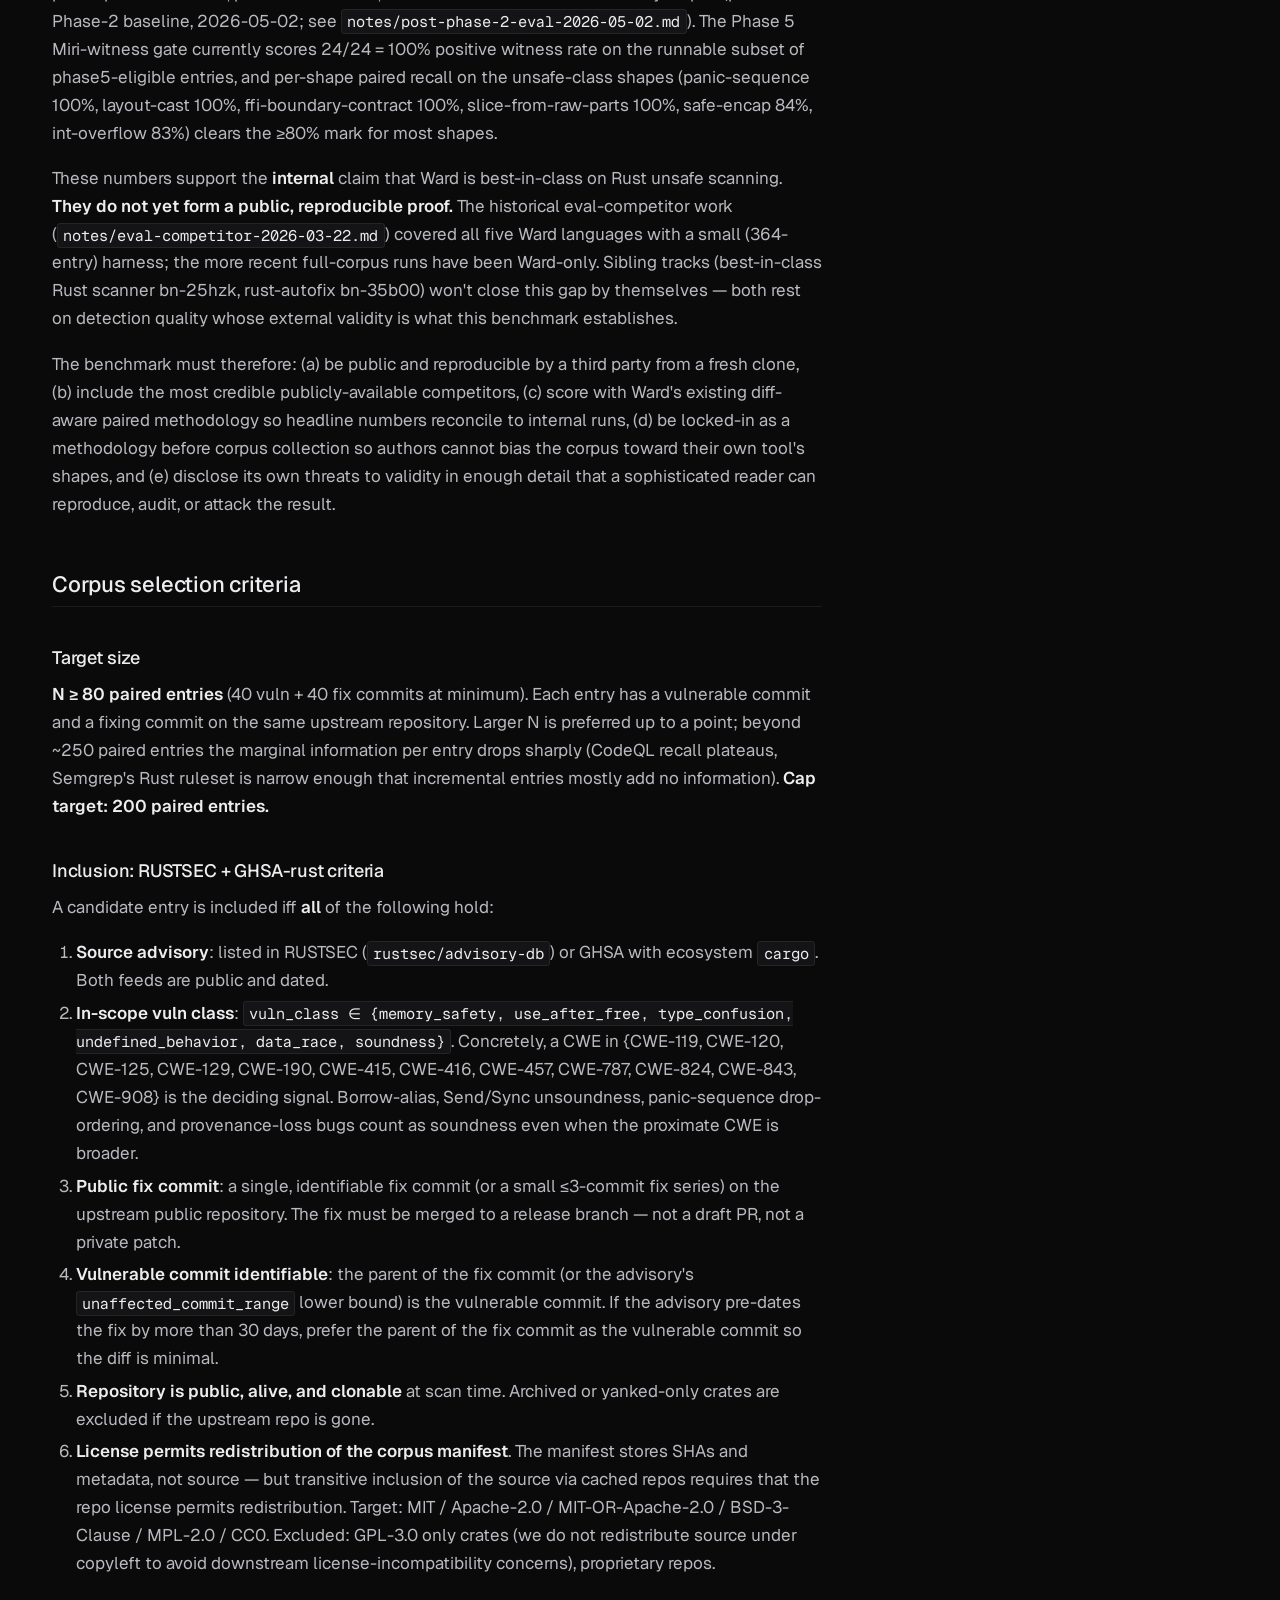
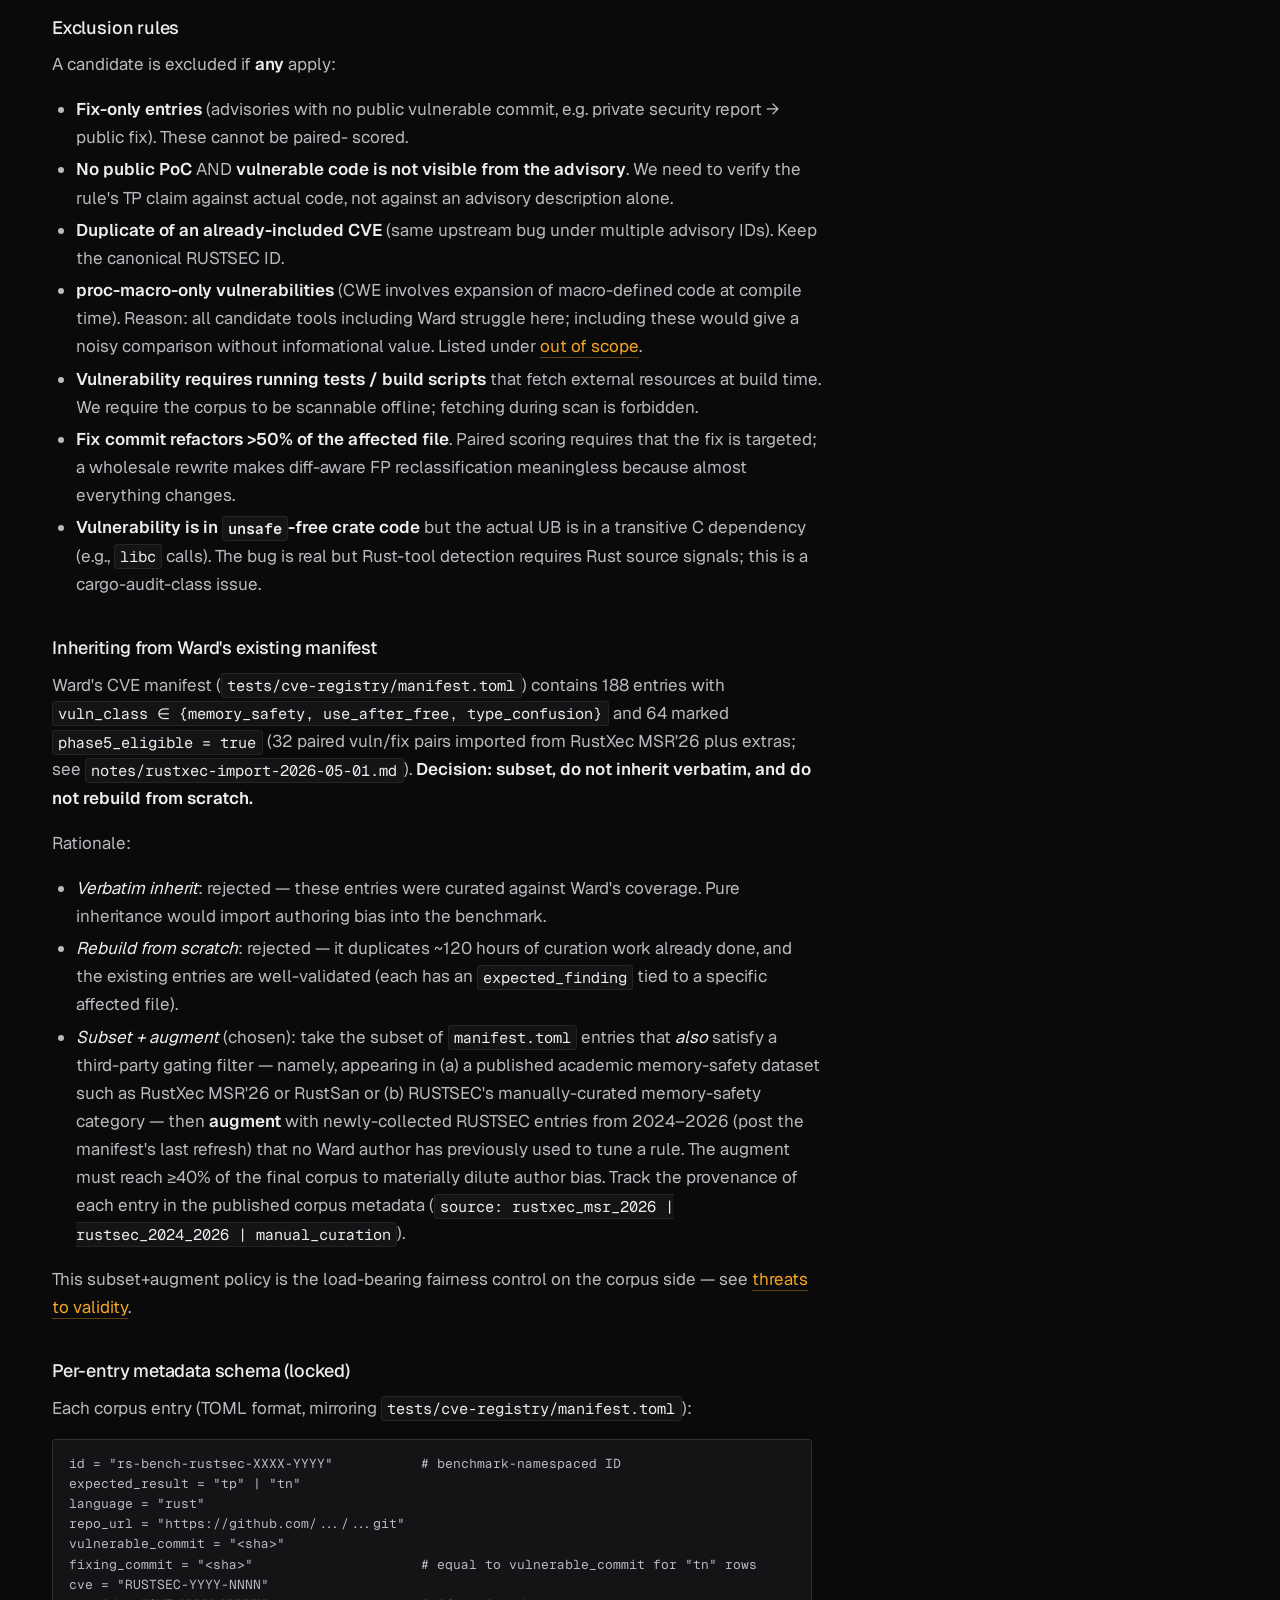
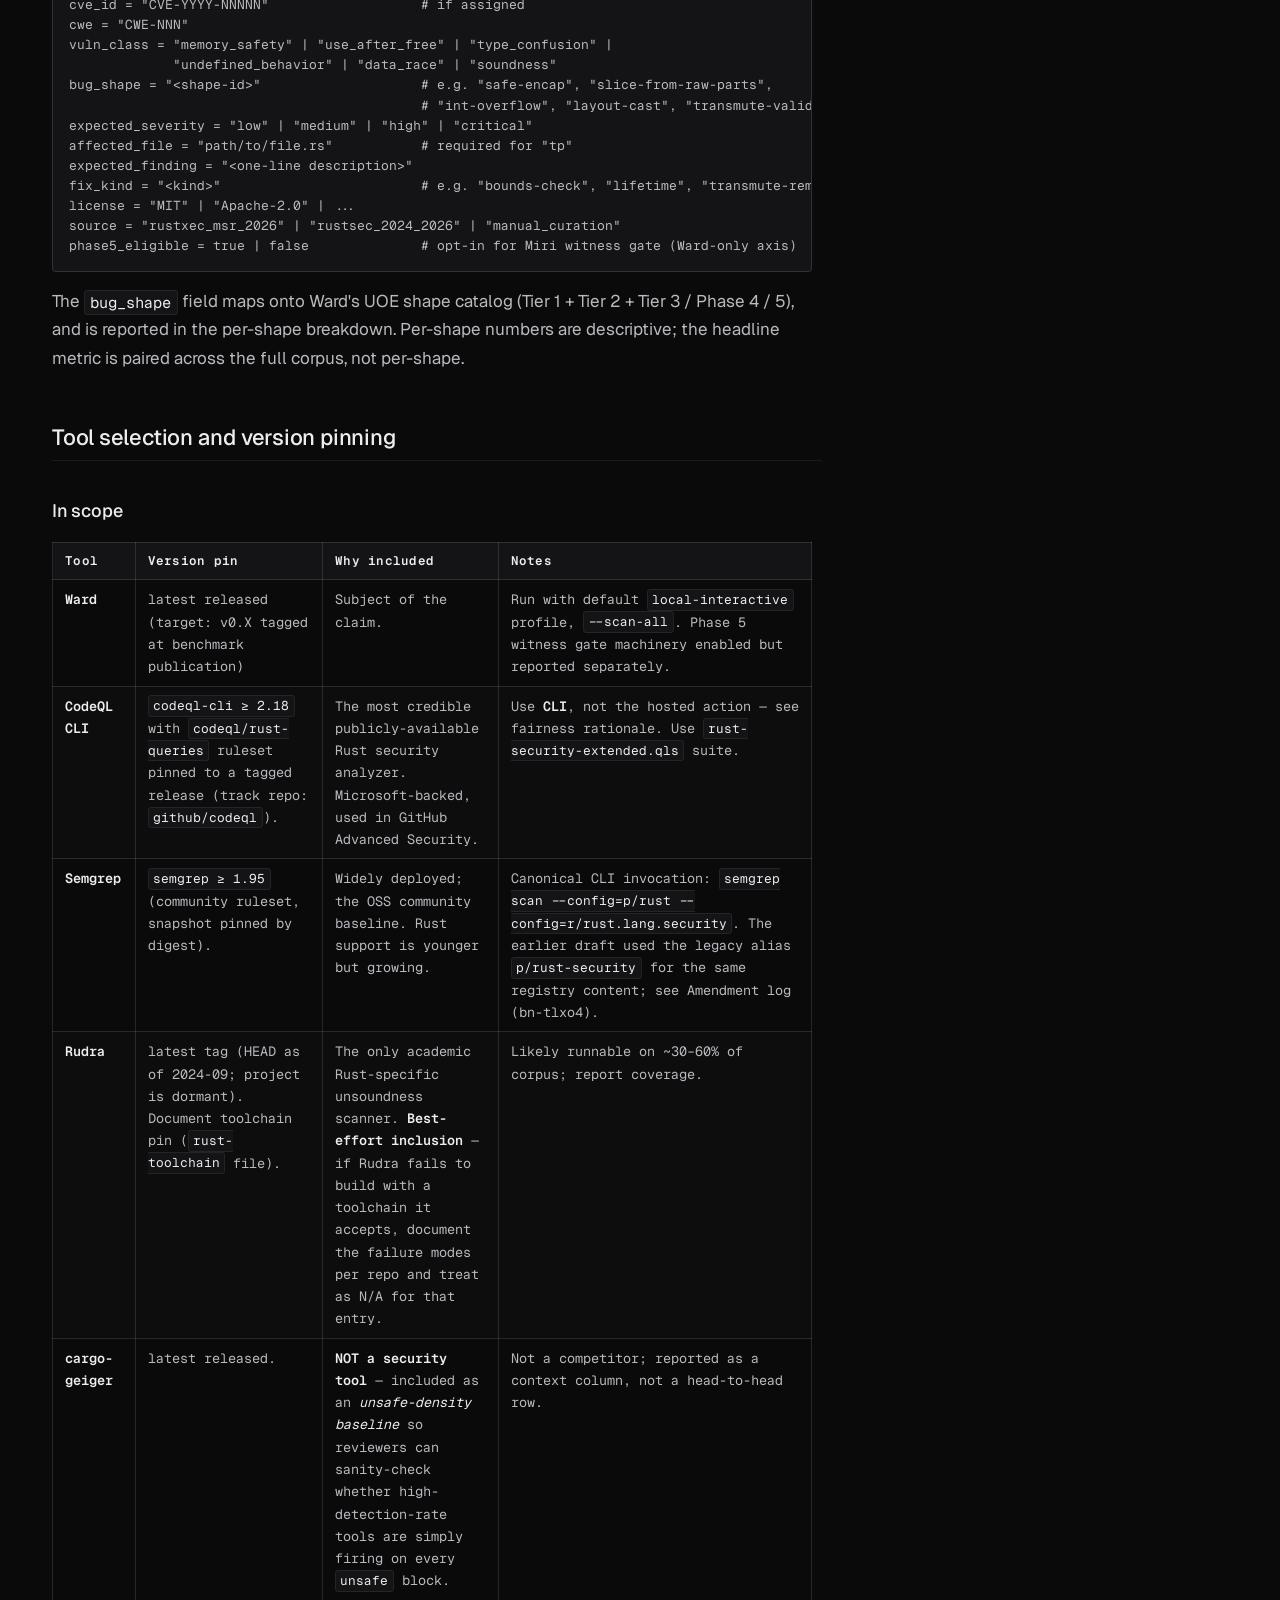
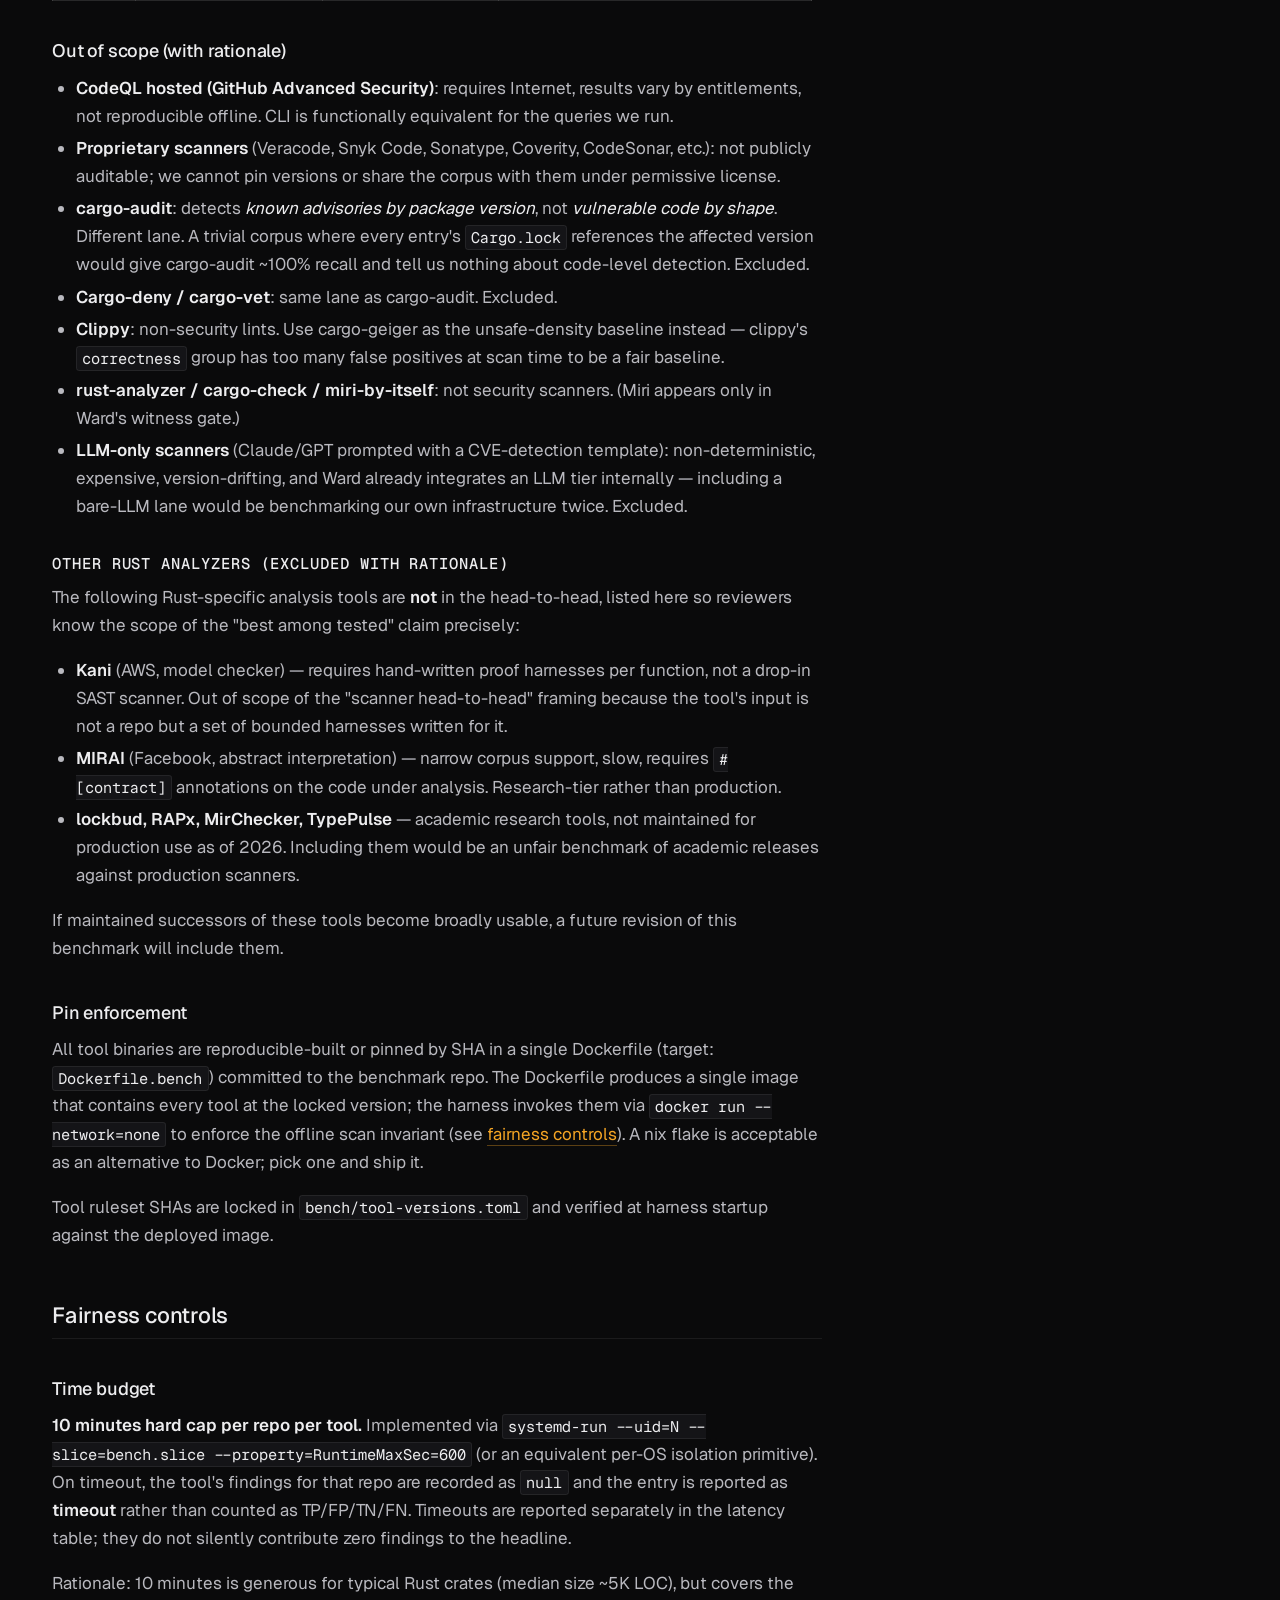
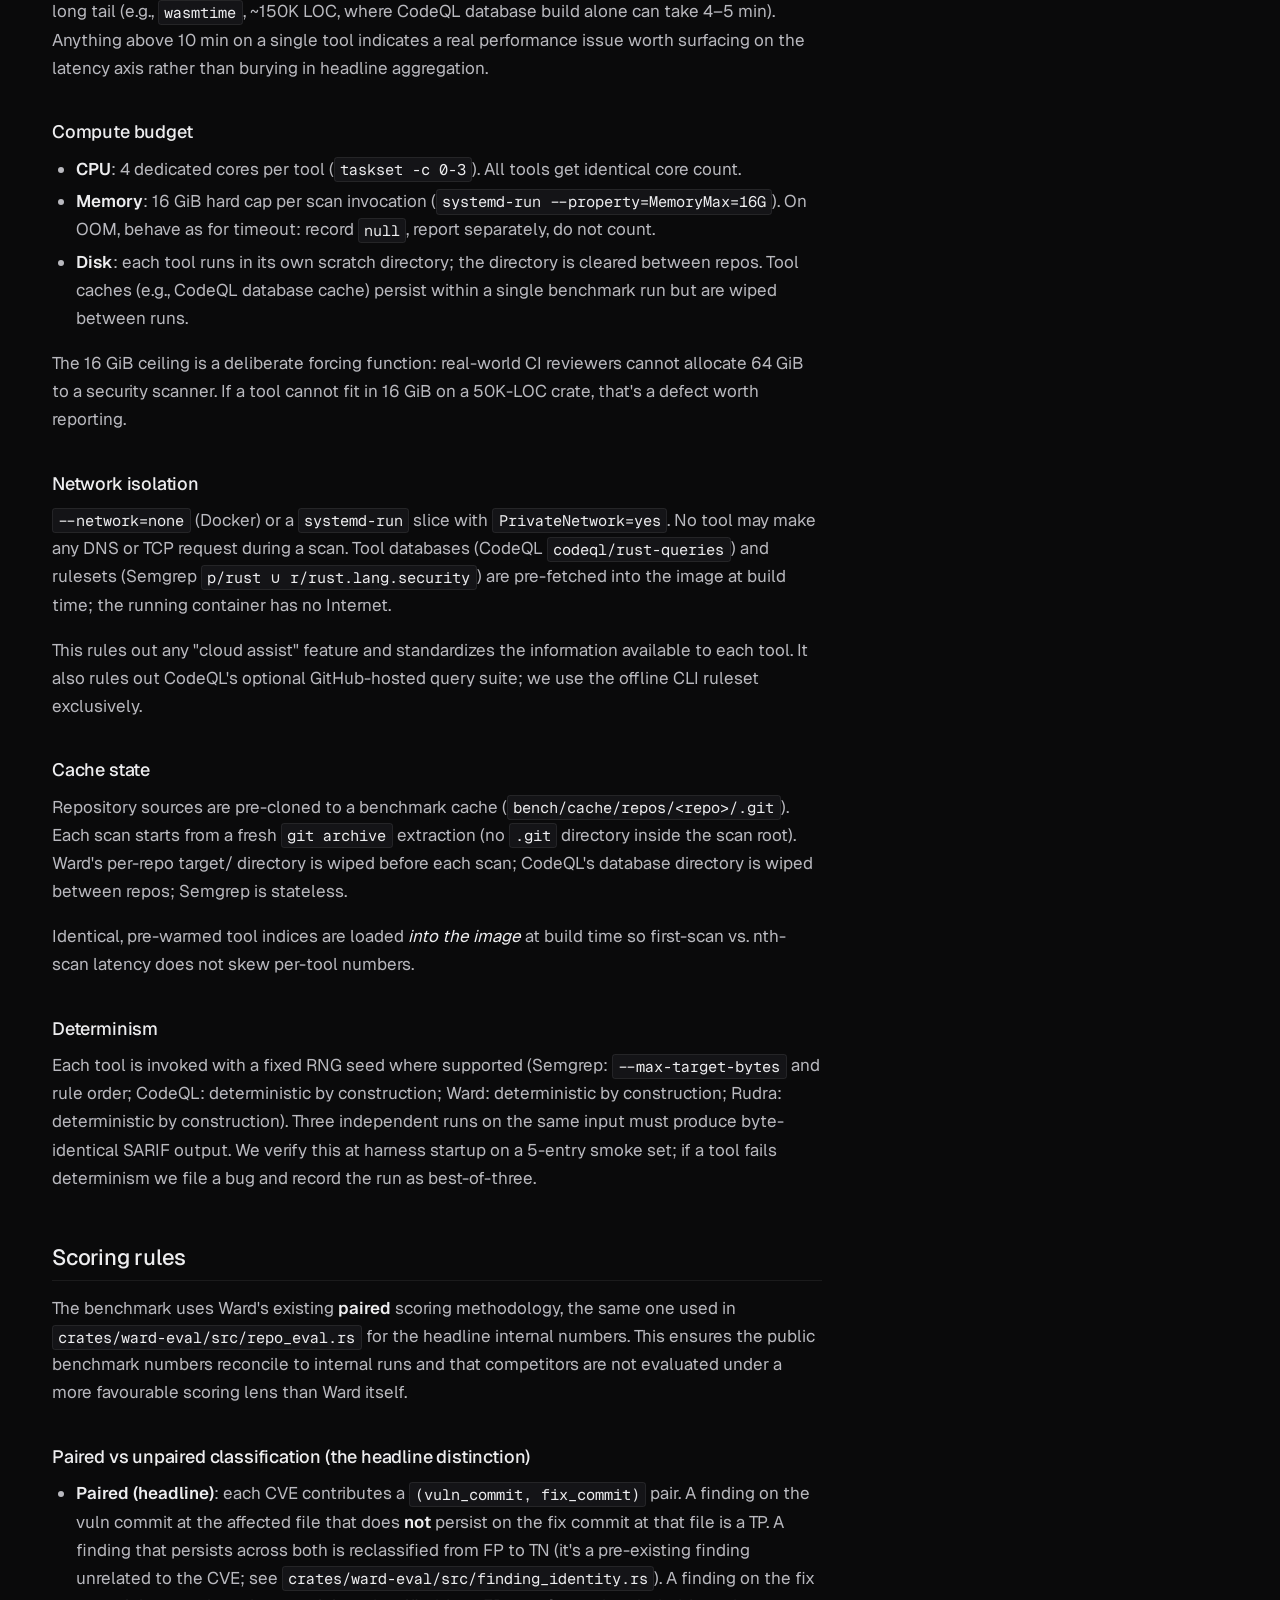
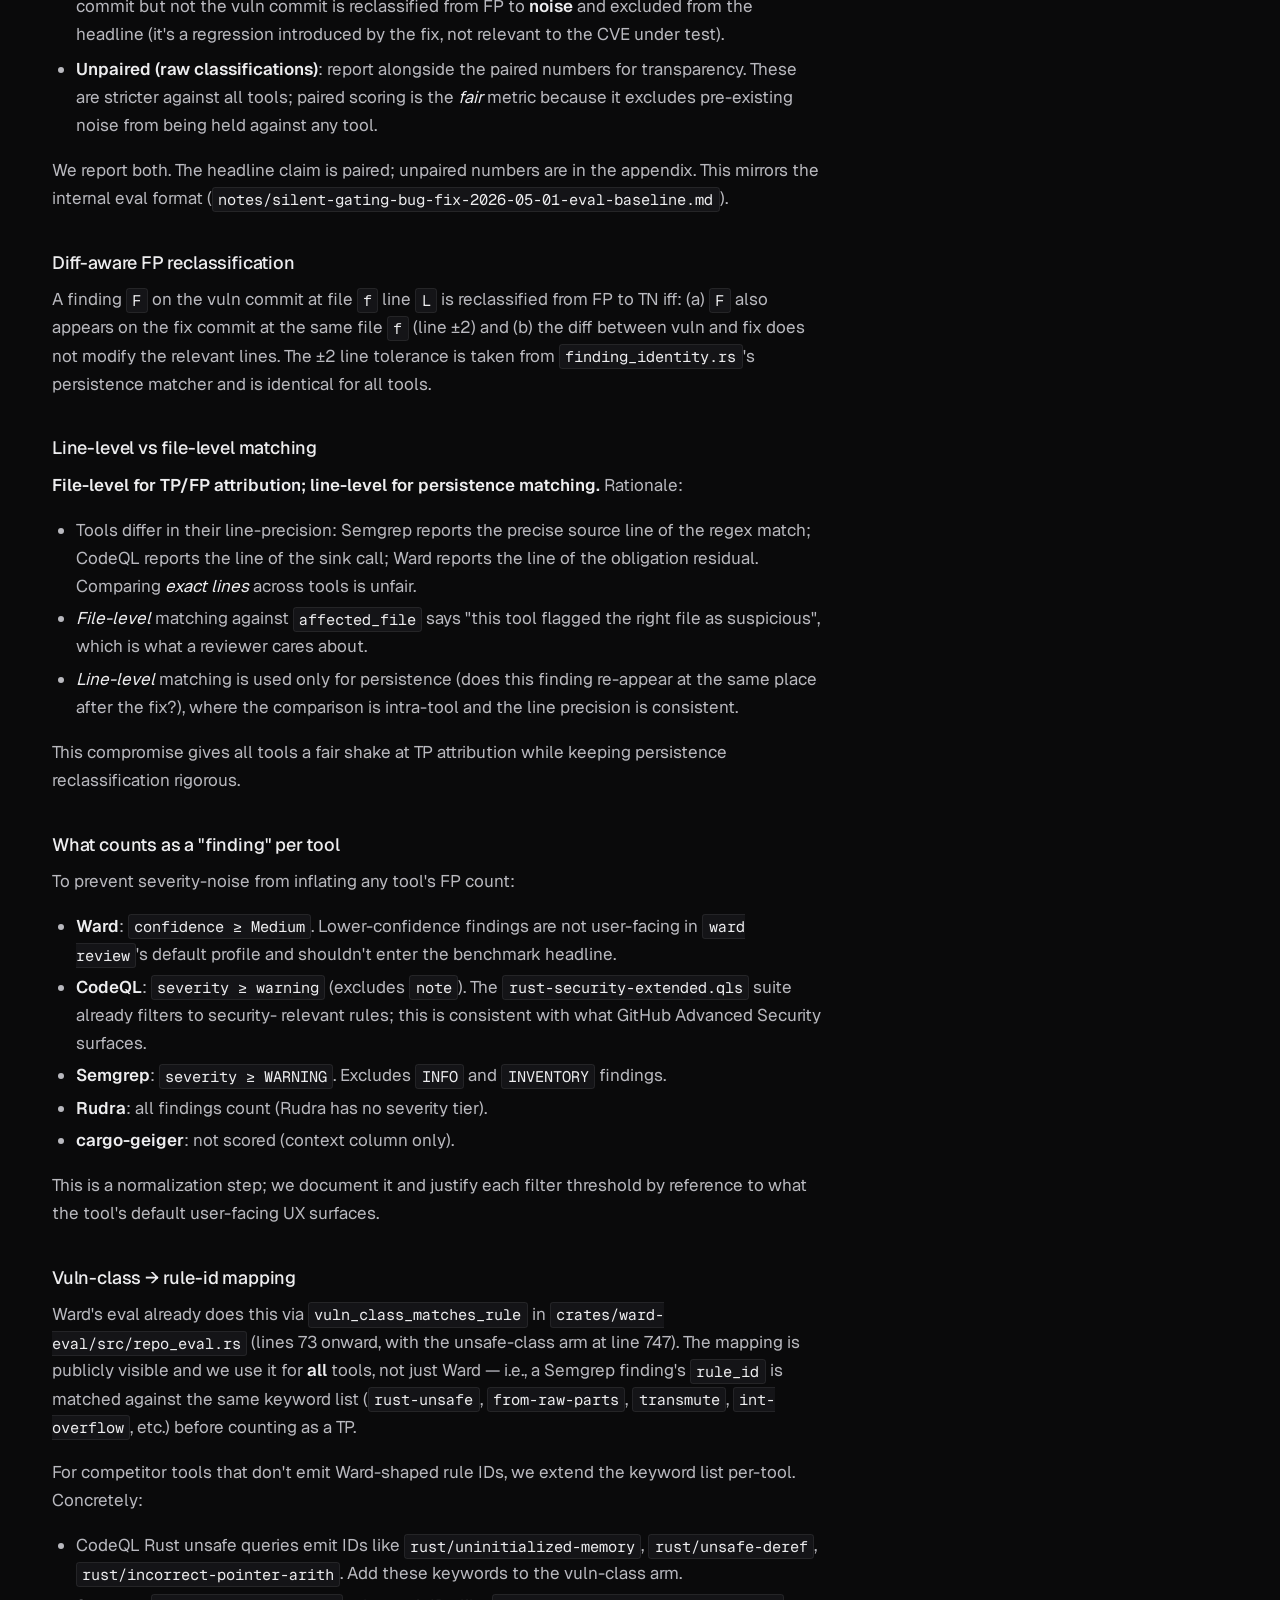
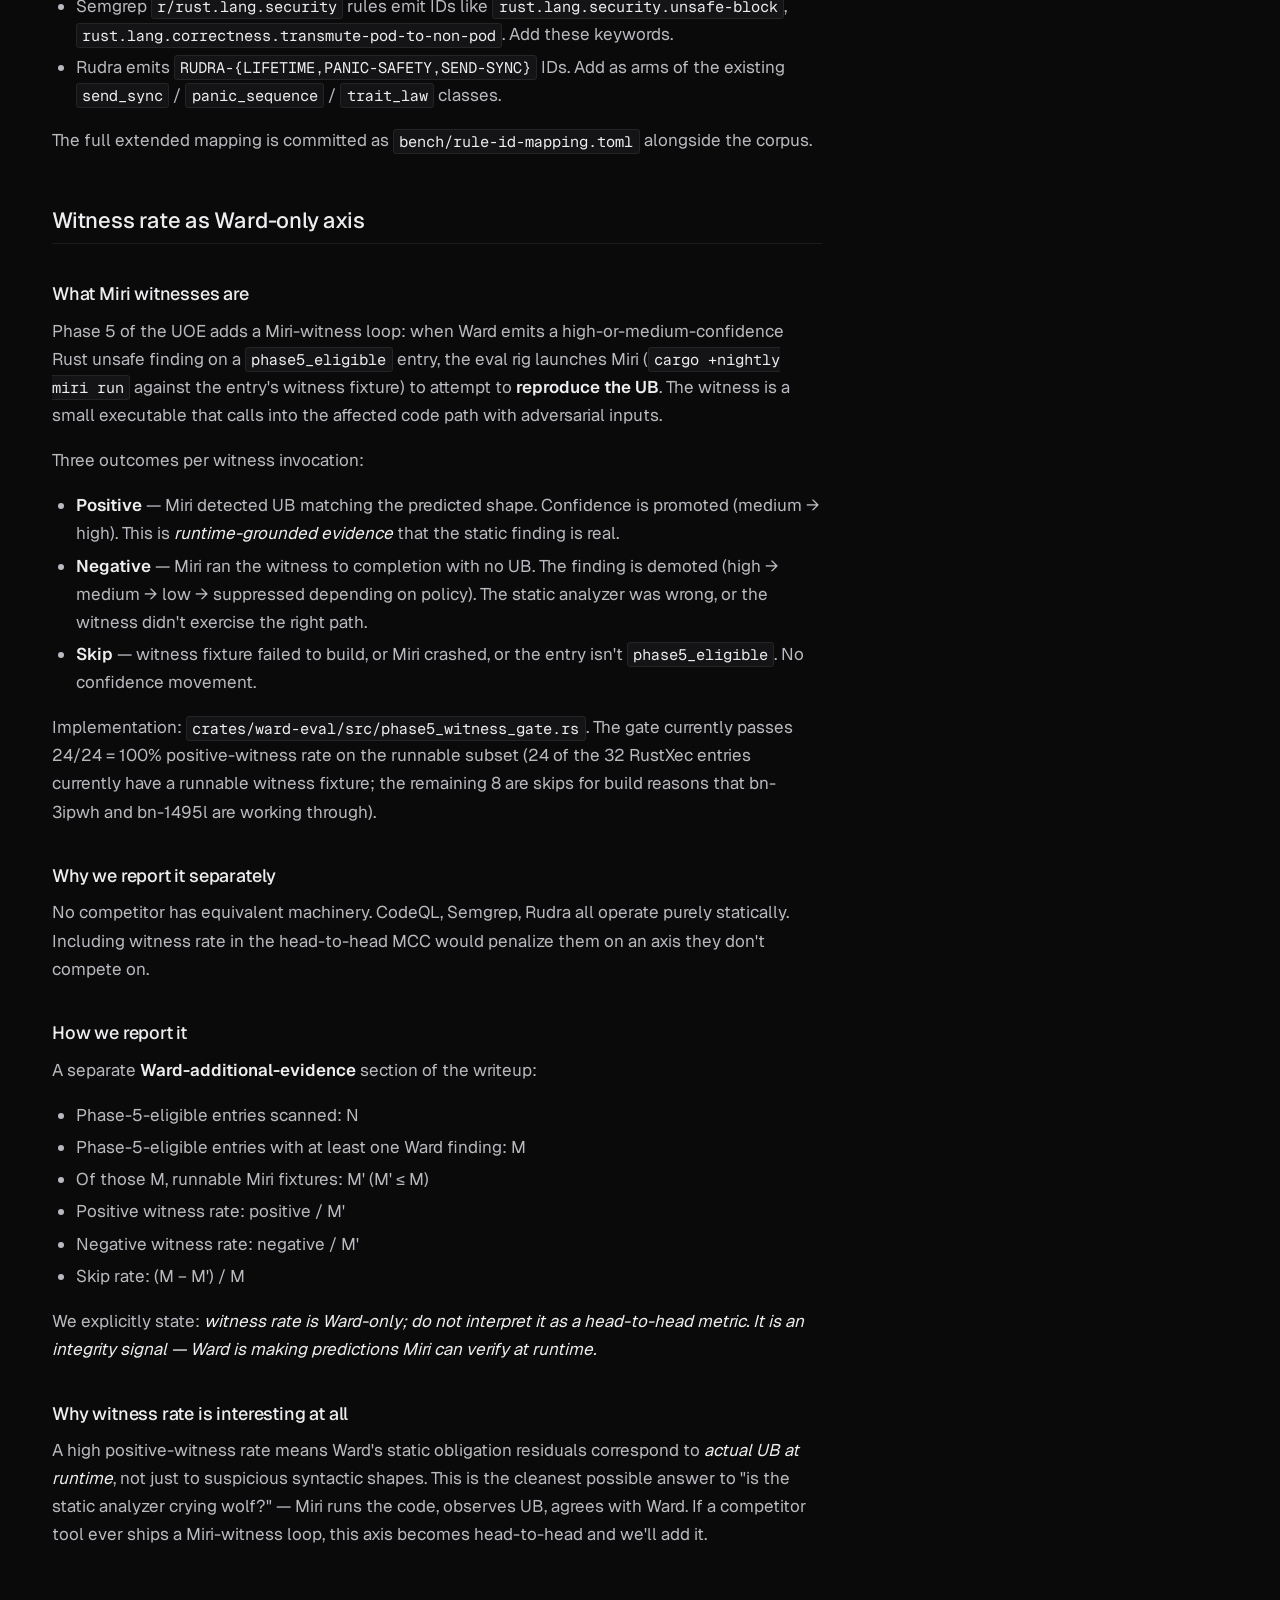
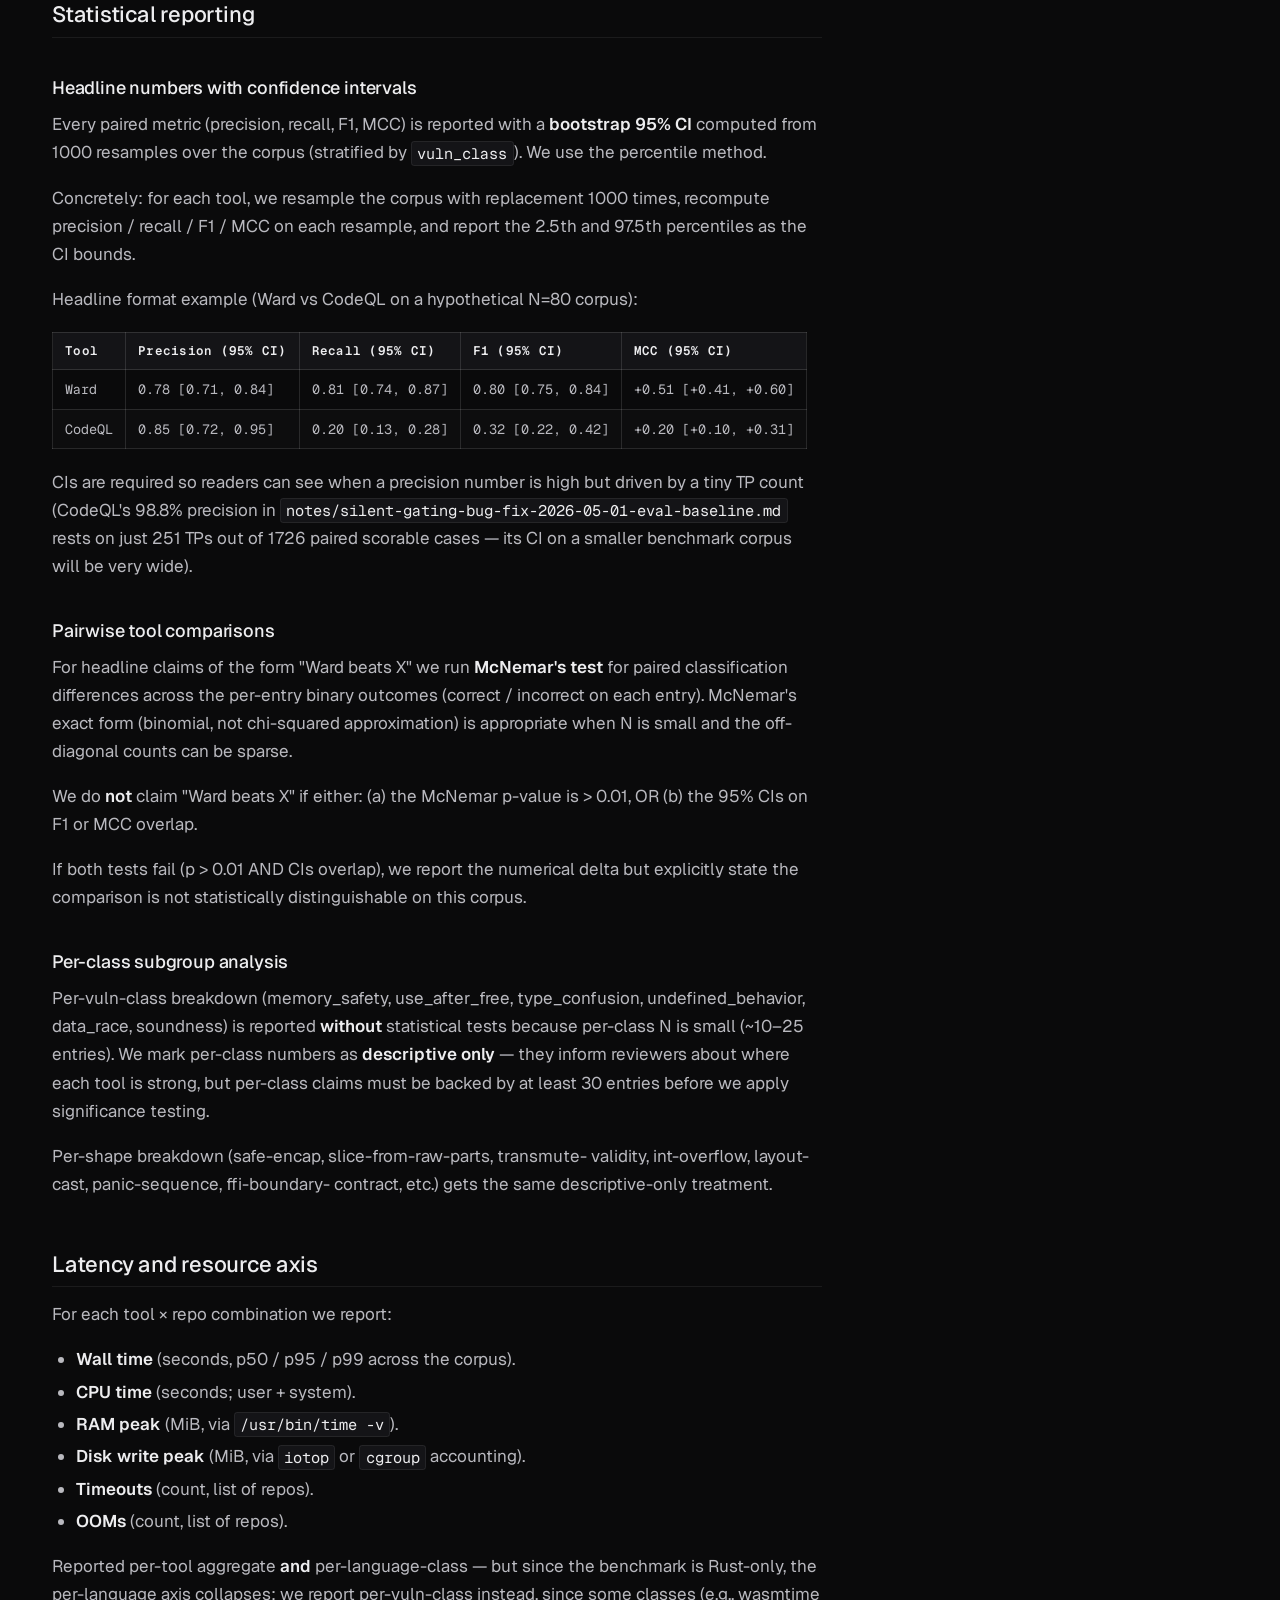
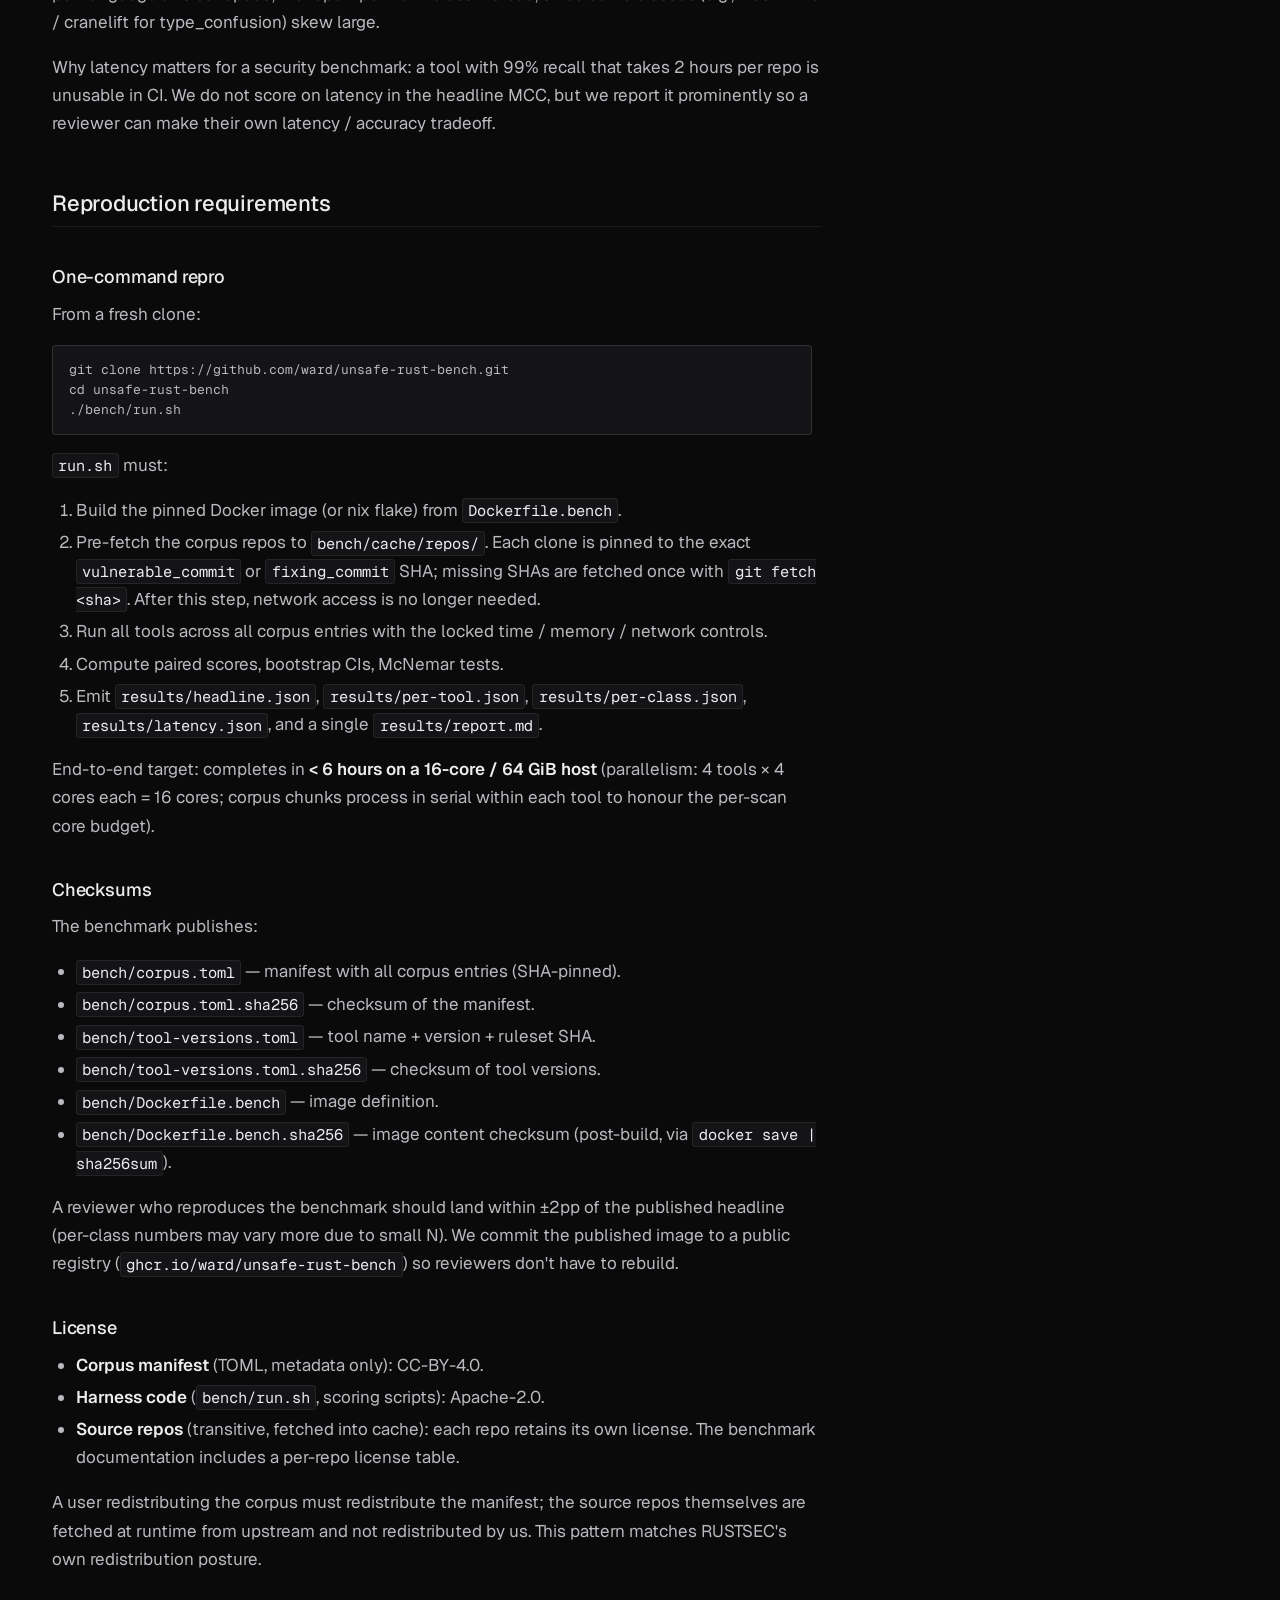
<file: notes/unsafe-rust-bench-methodology.html>
<!doctype html>
<html lang="en">
  <head>
    <meta charset="utf-8" />
    <meta name="viewport" content="width=device-width, initial-scale=1" />
    <title>Unsafe-Rust head-to-head benchmark — methodology — Ward</title>
    <meta name="description" content="Locked methodology specification for the unsafe-Rust head-to-head benchmark: scoring rules, statistical contract, ruleset selection." />

    <link rel="preconnect" href="https://fonts.googleapis.com" />
    <link rel="preconnect" href="https://fonts.gstatic.com" crossorigin />
    <link
      href="https://fonts.googleapis.com/css2?family=Geist:wght@400;500;600&family=Geist+Mono:wght@400;500&family=Fraunces:opsz,wght@9..144,400;9..144,500;9..144,600&display=swap"
      rel="stylesheet"
    />
    <link rel="icon" type="image/svg+xml" href="../favicon.svg" />
    <link rel="stylesheet" href="../styles.css" />
  </head>
  <body>
    <header class="nav">
      <div class="nav-inner">
        <div class="brand">
          <a href="../index.html" aria-label="Ward home">
            <img src="../ward-with-word.svg" alt="Ward" />
          </a>
          <span class="nav-ver">pre-release</span>
        </div>
        <nav class="nav-links">
          <a href="../index.html#benchmark">Results</a>
          <a href="../index.html#how">Evidence model</a>
          <a href="../index.html#methodology">Methodology</a>
          <a href="../examples.html">Examples</a>
          <a href="index.html">Notes</a>
        </nav>
      </div>
    </header>

    <section class="page-title">
      <div class="page-title-inner">
        <div class="page-title-eyebrow">Notes · 2026-05-13</div>
        <h1 class="page-title-h">Unsafe-Rust head-to-head benchmark — methodology</h1>
        <p class="page-title-sub">Locked methodology spec for the 80-pair unsafe-Rust head-to-head benchmark. Pre-registered scoring + statistical contract.</p>
        <p class="note-gh-link"><span class="mono">View source on GitHub:</span> <a href="https://github.com/bobisme/ward-releases/blob/main/benchmark/methodology.md"><code>benchmark/methodology.md</code></a></p>
      </div>
    </section>

    <main class="note-main">
      <div class="note-main-inner">
        
        <article class="note-body">
<aside class="note-callout" aria-label="Pre-release status">
  <span class="note-callout-eyebrow">Pre-release status</span>
  <p>Locked spec, internal pre-release. Public reproduction unlocks at Ward source release (planned). Corpus, Dockerfile, tool pins, and rule-id mapping are published now for external review at <a href="https://github.com/bobisme/ward-releases/tree/main/benchmark"><code>github.com/bobisme/ward-releases</code></a>.</p>
</aside>
<h2 id="executive-summary">Executive summary</h2>
<p>This document specifies a public, reproducible benchmark whose claim under
test is: <strong>Ward is best among the tested off-the-shelf scanner
configurations on detection of Rust unsafe-class vulnerabilities
(memory-safety, use-after-free, type-confusion, undefined-behavior,
data-race, soundness) on real CVE-paired code, against the publicly
available comparable scanners we benchmark in §3 (Semgrep, CodeQL,
Rudra; cargo-geiger as context) as of mid-2026. Other Rust analyzers
exist (Kani, MIRAI, lockbud, RAPx, MirChecker, TypePulse) and are
out of scope per §3 (Excluded tools) rationale.</strong> The benchmark
measures paired precision, paired recall, MCC, F1, and per-class breakdown
on N≥80 vuln/fix-paired RUSTSEC entries; it pins tool versions, isolates
runtime budgets, blocks the network during scan, and reports bootstrap
confidence intervals so the headline cannot be over-claimed. Ward's
internal Miri-witness machinery is reported as a separate Ward-only axis
(positive-witness rate) that other tools cannot match — it informs but
does not enter the head-to-head MCC. The methodology is locked before
corpus collection so the benchmark cannot be selectively populated with
shapes Ward already detects.</p>
<h2 id="section-index">Section index</h2>
<ol>
<li><a href="#motivation-and-claim-under-test">Motivation and claim under test</a></li>
<li><a href="#corpus-selection-criteria">Corpus selection criteria</a></li>
<li><a href="#tool-selection-and-version-pinning">Tool selection and version pinning</a></li>
<li><a href="#fairness-controls">Fairness controls</a></li>
<li><a href="#scoring-rules">Scoring rules</a></li>
<li><a href="#witness-rate-as-ward-only-axis">Witness rate as Ward-only axis</a></li>
<li><a href="#statistical-reporting">Statistical reporting</a></li>
<li><a href="#latency-and-resource-axis">Latency and resource axis</a></li>
<li><a href="#reproduction-requirements">Reproduction requirements</a></li>
<li><a href="#out-of-scope">Out of scope</a></li>
<li><a href="#threats-to-validity">Threats to validity</a></li>
<li><a href="#resolutions-log">Resolutions log</a></li>
<li><a href="#amendment-log">Amendment log</a></li>
</ol>
<h2 id="motivation-and-claim-under-test">Motivation and claim under test</h2>
<p>Ward's Rust Unsafe Obligation Engine (UOE) shipped through Phase 5 with
strong internal metrics: paired precision 72.9%, paired recall 83.7%,
MCC +0.534 on the full 3562-entry corpus (post-Phase-2 baseline,
2026-05-02; see <code>notes/post-phase-2-eval-2026-05-02.md</code>). The Phase 5
Miri-witness gate currently scores 24/24 = 100% positive witness rate on
the runnable subset of phase5-eligible entries, and per-shape paired recall
on the unsafe-class shapes (panic-sequence 100%, layout-cast 100%,
ffi-boundary-contract 100%, slice-from-raw-parts 100%, safe-encap 84%,
int-overflow 83%) clears the ≥80% mark for most shapes.</p>
<p>These numbers support the <strong>internal</strong> claim that Ward is best-in-class on
Rust unsafe scanning. <strong>They do not yet form a public, reproducible
proof.</strong> The historical eval-competitor work
(<code>notes/eval-competitor-2026-03-22.md</code>) covered all five Ward languages
with a small (364-entry) harness; the more recent full-corpus runs have
been Ward-only. Sibling tracks (best-in-class Rust scanner bn-25hzk,
rust-autofix bn-35b00) won't close this gap by themselves — both rest on
detection quality whose external validity is what this benchmark
establishes.</p>
<p>The benchmark must therefore: (a) be public and reproducible by a
third party from a fresh clone, (b) include the most credible
publicly-available competitors, (c) score with Ward's existing
diff-aware paired methodology so headline numbers reconcile to internal
runs, (d) be locked-in as a methodology before corpus collection so
authors cannot bias the corpus toward their own tool's shapes, and (e)
disclose its own threats to validity in enough detail that a sophisticated
reader can reproduce, audit, or attack the result.</p>
<h2 id="corpus-selection-criteria">Corpus selection criteria</h2>
<h3 id="target-size">Target size</h3>
<p><strong>N ≥ 80 paired entries</strong> (40 vuln + 40 fix commits at minimum). Each
entry has a vulnerable commit and a fixing commit on the same upstream
repository. Larger N is preferred up to a point; beyond ~250 paired
entries the marginal information per entry drops sharply (CodeQL recall
plateaus, Semgrep's Rust ruleset is narrow enough that incremental
entries mostly add no information). <strong>Cap target: 200 paired entries.</strong></p>
<h3 id="inclusion-rustsec-ghsa-rust-criteria">Inclusion: RUSTSEC + GHSA-rust criteria</h3>
<p>A candidate entry is included iff <strong>all</strong> of the following hold:</p>
<ol>
<li><strong>Source advisory</strong>: listed in RUSTSEC (<code>rustsec/advisory-db</code>) or
   GHSA with ecosystem <code>cargo</code>. Both feeds are public and dated.</li>
<li><strong>In-scope vuln class</strong>: <code>vuln_class ∈ {memory_safety,
   use_after_free, type_confusion, undefined_behavior, data_race,
   soundness}</code>. Concretely, a CWE in {CWE-119, CWE-120, CWE-125,
   CWE-129, CWE-190, CWE-415, CWE-416, CWE-457, CWE-787, CWE-824,
   CWE-843, CWE-908} is the deciding signal. Borrow-alias, Send/Sync
   unsoundness, panic-sequence drop-ordering, and provenance-loss bugs
   count as soundness even when the proximate CWE is broader.</li>
<li><strong>Public fix commit</strong>: a single, identifiable fix commit (or a small
   ≤3-commit fix series) on the upstream public repository. The fix
   must be merged to a release branch — not a draft PR, not a private
   patch.</li>
<li><strong>Vulnerable commit identifiable</strong>: the parent of the fix commit (or
   the advisory's <code>unaffected_commit_range</code> lower bound) is the
   vulnerable commit. If the advisory pre-dates the fix by more than 30
   days, prefer the parent of the fix commit as the vulnerable commit so
   the diff is minimal.</li>
<li><strong>Repository is public, alive, and clonable</strong> at scan time. Archived
   or yanked-only crates are excluded if the upstream repo is gone.</li>
<li><strong>License permits redistribution of the corpus manifest</strong>. The
   manifest stores SHAs and metadata, not source — but transitive
   inclusion of the source via cached repos requires that the repo
   license permits redistribution. Target: MIT / Apache-2.0 /
   MIT-OR-Apache-2.0 / BSD-3-Clause / MPL-2.0 / CC0. Excluded: GPL-3.0
   only crates (we do not redistribute source under copyleft to avoid
   downstream license-incompatibility concerns), proprietary repos.</li>
</ol>
<h3 id="exclusion-rules">Exclusion rules</h3>
<p>A candidate is excluded if <strong>any</strong> apply:</p>
<ul>
<li><strong>Fix-only entries</strong> (advisories with no public vulnerable commit,
  e.g. private security report → public fix). These cannot be paired-
  scored.</li>
<li><strong>No public PoC</strong> AND <strong>vulnerable code is not visible from the
  advisory</strong>. We need to verify the rule's TP claim against actual
  code, not against an advisory description alone.</li>
<li><strong>Duplicate of an already-included CVE</strong> (same upstream bug under
  multiple advisory IDs). Keep the canonical RUSTSEC ID.</li>
<li><strong>proc-macro-only vulnerabilities</strong> (CWE involves expansion of
  macro-defined code at compile time). Reason: all candidate tools
  including Ward struggle here; including these would give a noisy
  comparison without informational value. Listed under <a href="#out-of-scope">out of
  scope</a>.</li>
<li><strong>Vulnerability requires running tests / build scripts</strong> that fetch
  external resources at build time. We require the corpus to be
  scannable offline; fetching during scan is forbidden.</li>
<li><strong>Fix commit refactors &gt;50% of the affected file</strong>. Paired scoring
  requires that the fix is targeted; a wholesale rewrite makes
  diff-aware FP reclassification meaningless because almost everything
  changes.</li>
<li><strong>Vulnerability is in <code>unsafe</code>-free crate code</strong> but the actual UB is
  in a transitive C dependency (e.g., <code>libc</code> calls). The bug is real
  but Rust-tool detection requires Rust source signals; this is a
  cargo-audit-class issue.</li>
</ul>
<h3 id="inheriting-from-wards-existing-manifest">Inheriting from Ward's existing manifest</h3>
<p>Ward's CVE manifest (<code>tests/cve-registry/manifest.toml</code>) contains 188
entries with <code>vuln_class ∈ {memory_safety, use_after_free,
type_confusion}</code> and 64 marked <code>phase5_eligible = true</code> (32 paired vuln/fix
pairs imported from RustXec MSR'26 plus extras; see <code>notes/rustxec-import-2026-05-01.md</code>).
<strong>Decision: subset, do not inherit verbatim, and do not rebuild from scratch.</strong></p>
<p>Rationale:</p>
<ul>
<li><em>Verbatim inherit</em>: rejected — these entries were curated against
  Ward's coverage. Pure inheritance would import authoring bias into the
  benchmark.</li>
<li><em>Rebuild from scratch</em>: rejected — it duplicates ~120 hours of
  curation work already done, and the existing entries are
  well-validated (each has an <code>expected_finding</code> tied to a specific
  affected file).</li>
<li><em>Subset + augment</em> (chosen): take the subset of <code>manifest.toml</code>
  entries that <em>also</em> satisfy a third-party gating filter — namely,
  appearing in (a) a published academic memory-safety dataset such as
  RustXec MSR'26 or RustSan or (b) RUSTSEC's manually-curated
  memory-safety category — then <strong>augment</strong> with newly-collected
  RUSTSEC entries from 2024–2026 (post the manifest's last refresh)
  that no Ward author has previously used to tune a rule. The augment
  must reach ≥40% of the final corpus to materially dilute author
  bias. Track the provenance of each entry in the published corpus
  metadata (<code>source: rustxec_msr_2026 | rustsec_2024_2026 | manual_curation</code>).</li>
</ul>
<p>This subset+augment policy is the load-bearing fairness control on the
corpus side — see <a href="#threats-to-validity">threats to validity</a>.</p>
<h3 id="per-entry-metadata-schema-locked">Per-entry metadata schema (locked)</h3>
<p>Each corpus entry (TOML format, mirroring <code>tests/cve-registry/manifest.toml</code>):</p>
<pre><code class="language-toml">id = &quot;rs-bench-rustsec-XXXX-YYYY&quot;           # benchmark-namespaced ID
expected_result = &quot;tp&quot; | &quot;tn&quot;
language = &quot;rust&quot;
repo_url = &quot;https://github.com/.../...git&quot;
vulnerable_commit = &quot;&lt;sha&gt;&quot;
fixing_commit = &quot;&lt;sha&gt;&quot;                     # equal to vulnerable_commit for &quot;tn&quot; rows
cve = &quot;RUSTSEC-YYYY-NNNN&quot;
cve_id = &quot;CVE-YYYY-NNNNN&quot;                   # if assigned
cwe = &quot;CWE-NNN&quot;
vuln_class = &quot;memory_safety&quot; | &quot;use_after_free&quot; | &quot;type_confusion&quot; |
             &quot;undefined_behavior&quot; | &quot;data_race&quot; | &quot;soundness&quot;
bug_shape = &quot;&lt;shape-id&gt;&quot;                    # e.g. &quot;safe-encap&quot;, &quot;slice-from-raw-parts&quot;,
                                            # &quot;int-overflow&quot;, &quot;layout-cast&quot;, &quot;transmute-validity&quot;
expected_severity = &quot;low&quot; | &quot;medium&quot; | &quot;high&quot; | &quot;critical&quot;
affected_file = &quot;path/to/file.rs&quot;           # required for &quot;tp&quot;
expected_finding = &quot;&lt;one-line description&gt;&quot;
fix_kind = &quot;&lt;kind&gt;&quot;                         # e.g. &quot;bounds-check&quot;, &quot;lifetime&quot;, &quot;transmute-removal&quot;
license = &quot;MIT&quot; | &quot;Apache-2.0&quot; | ...
source = &quot;rustxec_msr_2026&quot; | &quot;rustsec_2024_2026&quot; | &quot;manual_curation&quot;
phase5_eligible = true | false              # opt-in for Miri witness gate (Ward-only axis)
</code></pre>
<p>The <code>bug_shape</code> field maps onto Ward's UOE shape catalog (Tier 1 + Tier
2 + Tier 3 / Phase 4 / 5), and is reported in the per-shape breakdown.
Per-shape numbers are descriptive; the headline metric is paired across
the full corpus, not per-shape.</p>
<h2 id="tool-selection-and-version-pinning">Tool selection and version pinning</h2>
<h3 id="in-scope">In scope</h3>
<table>
<thead>
<tr>
<th>Tool</th>
<th>Version pin</th>
<th>Why included</th>
<th>Notes</th>
</tr>
</thead>
<tbody>
<tr>
<td><strong>Ward</strong></td>
<td>latest released (target: v0.X tagged at benchmark publication)</td>
<td>Subject of the claim.</td>
<td>Run with default <code>local-interactive</code> profile, <code>--scan-all</code>. Phase 5 witness gate machinery enabled but reported separately.</td>
</tr>
<tr>
<td><strong>CodeQL CLI</strong></td>
<td><code>codeql-cli ≥ 2.18</code> with <code>codeql/rust-queries</code> ruleset pinned to a tagged release (track repo: <code>github/codeql</code>).</td>
<td>The most credible publicly-available Rust security analyzer. Microsoft-backed, used in GitHub Advanced Security.</td>
<td>Use <strong>CLI</strong>, not the hosted action — see fairness rationale. Use <code>rust-security-extended.qls</code> suite.</td>
</tr>
<tr>
<td><strong>Semgrep</strong></td>
<td><code>semgrep ≥ 1.95</code> (community ruleset, snapshot pinned by digest).</td>
<td>Widely deployed; the OSS community baseline. Rust support is younger but growing.</td>
<td>Canonical CLI invocation: <code>semgrep scan --config=p/rust --config=r/rust.lang.security</code>. The earlier draft used the legacy alias <code>p/rust-security</code> for the same registry content; see Amendment log (bn-tlxo4).</td>
</tr>
<tr>
<td><strong>Rudra</strong></td>
<td>latest tag (HEAD as of 2024-09; project is dormant). Document toolchain pin (<code>rust-toolchain</code> file).</td>
<td>The only academic Rust-specific unsoundness scanner. <strong>Best-effort inclusion</strong> — if Rudra fails to build with a toolchain it accepts, document the failure modes per repo and treat as N/A for that entry.</td>
<td>Likely runnable on ~30–60% of corpus; report coverage.</td>
</tr>
<tr>
<td><strong>cargo-geiger</strong></td>
<td>latest released.</td>
<td><strong>NOT a security tool</strong> — included as an <em>unsafe-density baseline</em> so reviewers can sanity-check whether high-detection-rate tools are simply firing on every <code>unsafe</code> block.</td>
<td>Not a competitor; reported as a context column, not a head-to-head row.</td>
</tr>
</tbody>
</table>
<h3 id="out-of-scope-with-rationale">Out of scope (with rationale)</h3>
<ul>
<li><strong>CodeQL hosted (GitHub Advanced Security)</strong>: requires Internet, results
  vary by entitlements, not reproducible offline. CLI is functionally
  equivalent for the queries we run.</li>
<li><strong>Proprietary scanners</strong> (Veracode, Snyk Code, Sonatype, Coverity,
  CodeSonar, etc.): not publicly auditable; we cannot pin versions or
  share the corpus with them under permissive license.</li>
<li><strong>cargo-audit</strong>: detects <em>known advisories by package version</em>, not
  <em>vulnerable code by shape</em>. Different lane. A trivial corpus where
  every entry's <code>Cargo.lock</code> references the affected version would give
  cargo-audit ~100% recall and tell us nothing about code-level
  detection. Excluded.</li>
<li><strong>Cargo-deny / cargo-vet</strong>: same lane as cargo-audit. Excluded.</li>
<li><strong>Clippy</strong>: non-security lints. Use cargo-geiger as the unsafe-density
  baseline instead — clippy's <code>correctness</code> group has too many false
  positives at scan time to be a fair baseline.</li>
<li><strong>rust-analyzer / cargo-check / miri-by-itself</strong>: not security
  scanners. (Miri appears only in Ward's witness gate.)</li>
<li><strong>LLM-only scanners</strong> (Claude/GPT prompted with a CVE-detection
  template): non-deterministic, expensive, version-drifting, and
  Ward already integrates an LLM tier internally — including a
  bare-LLM lane would be benchmarking our own infrastructure twice.
  Excluded.</li>
</ul>
<h4 id="excluded-rust-analyzers">Other Rust analyzers (excluded with rationale)</h4>
<p>The following Rust-specific analysis tools are <strong>not</strong> in the
head-to-head, listed here so reviewers know the scope of the
"best among tested" claim precisely:</p>
<ul>
<li><strong>Kani</strong> (AWS, model checker) — requires hand-written proof
  harnesses per function, not a drop-in SAST scanner. Out of scope of
  the "scanner head-to-head" framing because the tool's input is not
  a repo but a set of bounded harnesses written for it.</li>
<li><strong>MIRAI</strong> (Facebook, abstract interpretation) — narrow corpus
  support, slow, requires <code>#[contract]</code> annotations on the code
  under analysis. Research-tier rather than production.</li>
<li><strong>lockbud, RAPx, MirChecker, TypePulse</strong> — academic research
  tools, not maintained for production use as of 2026. Including
  them would be an unfair benchmark of academic releases against
  production scanners.</li>
</ul>
<p>If maintained successors of these tools become broadly usable, a
future revision of this benchmark will include them.</p>
<h3 id="pin-enforcement">Pin enforcement</h3>
<p>All tool binaries are reproducible-built or pinned by SHA in a single
Dockerfile (target: <code>Dockerfile.bench</code>) committed to the benchmark repo.
The Dockerfile produces a single image that contains every tool at the
locked version; the harness invokes them via <code>docker run --network=none</code>
to enforce the offline scan invariant (see <a href="#fairness-controls">fairness
controls</a>). A nix flake is acceptable as an
alternative to Docker; pick one and ship it.</p>
<p>Tool ruleset SHAs are locked in <code>bench/tool-versions.toml</code> and verified
at harness startup against the deployed image.</p>
<h2 id="fairness-controls">Fairness controls</h2>
<h3 id="time-budget">Time budget</h3>
<p><strong>10 minutes hard cap per repo per tool.</strong> Implemented via
<code>systemd-run --uid=N --slice=bench.slice --property=RuntimeMaxSec=600</code>
(or an equivalent per-OS isolation primitive). On timeout, the tool's
findings for that repo are recorded as <code>null</code> and the entry is reported
as <strong>timeout</strong> rather than counted as TP/FP/TN/FN. Timeouts are
reported separately in the latency table; they do not silently
contribute zero findings to the headline.</p>
<p>Rationale: 10 minutes is generous for typical Rust crates (median size
~5K LOC), but covers the long tail (e.g., <code>wasmtime</code>, ~150K LOC, where
CodeQL database build alone can take 4–5 min). Anything above 10 min on
a single tool indicates a real performance issue worth surfacing on the
latency axis rather than burying in headline aggregation.</p>
<h3 id="compute-budget">Compute budget</h3>
<ul>
<li><strong>CPU</strong>: 4 dedicated cores per tool (<code>taskset -c 0-3</code>). All tools get
  identical core count.</li>
<li><strong>Memory</strong>: 16 GiB hard cap per scan invocation
  (<code>systemd-run --property=MemoryMax=16G</code>). On OOM, behave as for
  timeout: record <code>null</code>, report separately, do not count.</li>
<li><strong>Disk</strong>: each tool runs in its own scratch directory; the directory
  is cleared between repos. Tool caches (e.g., CodeQL database cache)
  persist within a single benchmark run but are wiped between runs.</li>
</ul>
<p>The 16 GiB ceiling is a deliberate forcing function: real-world CI
reviewers cannot allocate 64 GiB to a security scanner. If a tool
cannot fit in 16 GiB on a 50K-LOC crate, that's a defect worth
reporting.</p>
<h3 id="network-isolation">Network isolation</h3>
<p><code>--network=none</code> (Docker) or a <code>systemd-run</code> slice with
<code>PrivateNetwork=yes</code>. No tool may make any DNS or TCP request during a
scan. Tool databases (CodeQL <code>codeql/rust-queries</code>) and rulesets
(Semgrep <code>p/rust ∪ r/rust.lang.security</code>) are pre-fetched into the image at build
time; the running container has no Internet.</p>
<p>This rules out any "cloud assist" feature and standardizes the
information available to each tool. It also rules out CodeQL's
optional GitHub-hosted query suite; we use the offline CLI ruleset
exclusively.</p>
<h3 id="cache-state">Cache state</h3>
<p>Repository sources are pre-cloned to a benchmark cache
(<code>bench/cache/repos/&lt;repo&gt;/.git</code>). Each scan starts from a fresh
<code>git archive</code> extraction (no <code>.git</code> directory inside the scan root).
Ward's per-repo target/ directory is wiped before each scan; CodeQL's
database directory is wiped between repos; Semgrep is stateless.</p>
<p>Identical, pre-warmed tool indices are loaded <em>into the image</em> at build
time so first-scan vs. nth-scan latency does not skew per-tool numbers.</p>
<h3 id="determinism">Determinism</h3>
<p>Each tool is invoked with a fixed RNG seed where supported
(Semgrep: <code>--max-target-bytes</code> and rule order; CodeQL: deterministic by
construction; Ward: deterministic by construction; Rudra:
deterministic by construction). Three independent runs on the same
input must produce byte-identical SARIF output. We verify this at
harness startup on a 5-entry smoke set; if a tool fails determinism we
file a bug and record the run as best-of-three.</p>
<h2 id="scoring-rules">Scoring rules</h2>
<p>The benchmark uses Ward's existing <strong>paired</strong> scoring methodology, the
same one used in <code>crates/ward-eval/src/repo_eval.rs</code> for the headline
internal numbers. This ensures the public benchmark numbers reconcile
to internal runs and that competitors are not evaluated under a more
favourable scoring lens than Ward itself.</p>
<h3 id="paired-vs-unpaired-classification-the-headline-distinction">Paired vs unpaired classification (the headline distinction)</h3>
<ul>
<li>
<p><strong>Paired (headline)</strong>: each CVE contributes a <code>(vuln_commit,
  fix_commit)</code> pair. A finding on the vuln commit at the affected file
  that does <strong>not</strong> persist on the fix commit at that file is a TP.
  A finding that persists across both is reclassified from FP to TN
  (it's a pre-existing finding unrelated to the CVE; see
  <code>crates/ward-eval/src/finding_identity.rs</code>). A finding on the fix
  commit but not the vuln commit is reclassified from FP to <strong>noise</strong>
  and excluded from the headline (it's a regression introduced by the
  fix, not relevant to the CVE under test).</p>
</li>
<li>
<p><strong>Unpaired (raw classifications)</strong>: report alongside the paired
  numbers for transparency. These are stricter against all tools;
  paired scoring is the <em>fair</em> metric because it excludes pre-existing
  noise from being held against any tool.</p>
</li>
</ul>
<p>We report both. The headline claim is paired; unpaired numbers are in
the appendix. This mirrors the internal eval format
(<code>notes/silent-gating-bug-fix-2026-05-01-eval-baseline.md</code>).</p>
<h3 id="diff-aware-fp-reclassification">Diff-aware FP reclassification</h3>
<p>A finding <code>F</code> on the vuln commit at file <code>f</code> line <code>L</code> is reclassified
from FP to TN iff: (a) <code>F</code> also appears on the fix commit at the same
file <code>f</code> (line ±2) and (b) the diff between vuln and fix does not
modify the relevant lines. The ±2 line tolerance is taken from
<code>finding_identity.rs</code>'s persistence matcher and is identical for all
tools.</p>
<h3 id="line-level-vs-file-level-matching">Line-level vs file-level matching</h3>
<p><strong>File-level for TP/FP attribution; line-level for persistence
matching.</strong> Rationale:</p>
<ul>
<li>Tools differ in their line-precision: Semgrep reports the precise
  source line of the regex match; CodeQL reports the line of the sink
  call; Ward reports the line of the obligation residual. Comparing
  <em>exact lines</em> across tools is unfair.</li>
<li><em>File-level</em> matching against <code>affected_file</code> says "this tool flagged
  the right file as suspicious", which is what a reviewer cares about.</li>
<li><em>Line-level</em> matching is used only for persistence (does this finding
  re-appear at the same place after the fix?), where the comparison is
  intra-tool and the line precision is consistent.</li>
</ul>
<p>This compromise gives all tools a fair shake at TP attribution while
keeping persistence reclassification rigorous.</p>
<h3 id="what-counts-as-a-finding-per-tool">What counts as a "finding" per tool</h3>
<p>To prevent severity-noise from inflating any tool's FP count:</p>
<ul>
<li><strong>Ward</strong>: <code>confidence ≥ Medium</code>. Lower-confidence findings are not
  user-facing in <code>ward review</code>'s default profile and shouldn't enter
  the benchmark headline.</li>
<li><strong>CodeQL</strong>: <code>severity ≥ warning</code> (excludes <code>note</code>). The
  <code>rust-security-extended.qls</code> suite already filters to security-
  relevant rules; this is consistent with what GitHub Advanced
  Security surfaces.</li>
<li><strong>Semgrep</strong>: <code>severity ≥ WARNING</code>. Excludes <code>INFO</code> and <code>INVENTORY</code>
  findings.</li>
<li><strong>Rudra</strong>: all findings count (Rudra has no severity tier).</li>
<li><strong>cargo-geiger</strong>: not scored (context column only).</li>
</ul>
<p>This is a normalization step; we document it and justify each filter
threshold by reference to what the tool's default user-facing UX
surfaces.</p>
<h3 id="vuln-class-rule-id-mapping">Vuln-class → rule-id mapping</h3>
<p>Ward's eval already does this via <code>vuln_class_matches_rule</code> in
<code>crates/ward-eval/src/repo_eval.rs</code> (lines 73 onward, with the
unsafe-class arm at line 747). The mapping is publicly visible and we
use it for <strong>all</strong> tools, not just Ward — i.e., a Semgrep finding's
<code>rule_id</code> is matched against the same keyword list (<code>rust-unsafe</code>,
<code>from-raw-parts</code>, <code>transmute</code>, <code>int-overflow</code>, etc.) before counting
as a TP.</p>
<p>For competitor tools that don't emit Ward-shaped rule IDs, we extend
the keyword list per-tool. Concretely:</p>
<ul>
<li>CodeQL Rust unsafe queries emit IDs like <code>rust/uninitialized-memory</code>,
  <code>rust/unsafe-deref</code>, <code>rust/incorrect-pointer-arith</code>. Add these
  keywords to the vuln-class arm.</li>
<li>Semgrep <code>r/rust.lang.security</code> rules emit IDs like
  <code>rust.lang.security.unsafe-block</code>,
  <code>rust.lang.correctness.transmute-pod-to-non-pod</code>. Add these
  keywords.</li>
<li>Rudra emits <code>RUDRA-{LIFETIME,PANIC-SAFETY,SEND-SYNC}</code> IDs. Add as
  arms of the existing <code>send_sync</code> / <code>panic_sequence</code> / <code>trait_law</code>
  classes.</li>
</ul>
<p>The full extended mapping is committed as <code>bench/rule-id-mapping.toml</code>
alongside the corpus.</p>
<h2 id="witness-rate-as-ward-only-axis">Witness rate as Ward-only axis</h2>
<h3 id="what-miri-witnesses-are">What Miri witnesses are</h3>
<p>Phase 5 of the UOE adds a Miri-witness loop: when Ward emits a
high-or-medium-confidence Rust unsafe finding on a <code>phase5_eligible</code>
entry, the eval rig launches Miri (<code>cargo +nightly miri run</code> against
the entry's witness fixture) to attempt to <strong>reproduce the UB</strong>. The
witness is a small executable that calls into the affected code path
with adversarial inputs.</p>
<p>Three outcomes per witness invocation:</p>
<ul>
<li><strong>Positive</strong> — Miri detected UB matching the predicted shape.
  Confidence is promoted (medium → high). This is <em>runtime-grounded
  evidence</em> that the static finding is real.</li>
<li><strong>Negative</strong> — Miri ran the witness to completion with no UB. The
  finding is demoted (high → medium → low → suppressed depending on
  policy). The static analyzer was wrong, or the witness didn't
  exercise the right path.</li>
<li><strong>Skip</strong> — witness fixture failed to build, or Miri crashed, or the
  entry isn't <code>phase5_eligible</code>. No confidence movement.</li>
</ul>
<p>Implementation: <code>crates/ward-eval/src/phase5_witness_gate.rs</code>. The
gate currently passes 24/24 = 100% positive-witness rate on the
runnable subset (24 of the 32 RustXec entries currently have a
runnable witness fixture; the remaining 8 are skips for build
reasons that bn-3ipwh and bn-1495l are working through).</p>
<h3 id="why-we-report-it-separately">Why we report it separately</h3>
<p>No competitor has equivalent machinery. CodeQL, Semgrep, Rudra all
operate purely statically. Including witness rate in the head-to-head
MCC would penalize them on an axis they don't compete on.</p>
<h3 id="how-we-report-it">How we report it</h3>
<p>A separate <strong>Ward-additional-evidence</strong> section of the writeup:</p>
<ul>
<li>Phase-5-eligible entries scanned: N</li>
<li>Phase-5-eligible entries with at least one Ward finding: M</li>
<li>Of those M, runnable Miri fixtures: M' (M' ≤ M)</li>
<li>Positive witness rate: positive / M'</li>
<li>Negative witness rate: negative / M'</li>
<li>Skip rate: (M − M') / M</li>
</ul>
<p>We explicitly state: <em>witness rate is Ward-only; do not interpret it as
a head-to-head metric. It is an integrity signal — Ward is making
predictions Miri can verify at runtime.</em></p>
<h3 id="why-witness-rate-is-interesting-at-all">Why witness rate is interesting at all</h3>
<p>A high positive-witness rate means Ward's static obligation residuals
correspond to <em>actual UB at runtime</em>, not just to suspicious
syntactic shapes. This is the cleanest possible answer to "is the
static analyzer crying wolf?" — Miri runs the code, observes UB,
agrees with Ward. If a competitor tool ever ships a Miri-witness loop,
this axis becomes head-to-head and we'll add it.</p>
<h2 id="statistical-reporting">Statistical reporting</h2>
<h3 id="headline-numbers-with-confidence-intervals">Headline numbers with confidence intervals</h3>
<p>Every paired metric (precision, recall, F1, MCC) is reported with a
<strong>bootstrap 95% CI</strong> computed from 1000 resamples over the corpus
(stratified by <code>vuln_class</code>). We use the percentile method.</p>
<p>Concretely: for each tool, we resample the corpus with replacement
1000 times, recompute precision / recall / F1 / MCC on each resample,
and report the 2.5th and 97.5th percentiles as the CI bounds.</p>
<p>Headline format example (Ward vs CodeQL on a hypothetical N=80 corpus):</p>
<table>
<thead>
<tr>
<th>Tool</th>
<th>Precision (95% CI)</th>
<th>Recall (95% CI)</th>
<th>F1 (95% CI)</th>
<th>MCC (95% CI)</th>
</tr>
</thead>
<tbody>
<tr>
<td>Ward</td>
<td>0.78 [0.71, 0.84]</td>
<td>0.81 [0.74, 0.87]</td>
<td>0.80 [0.75, 0.84]</td>
<td>+0.51 [+0.41, +0.60]</td>
</tr>
<tr>
<td>CodeQL</td>
<td>0.85 [0.72, 0.95]</td>
<td>0.20 [0.13, 0.28]</td>
<td>0.32 [0.22, 0.42]</td>
<td>+0.20 [+0.10, +0.31]</td>
</tr>
</tbody>
</table>
<p>CIs are required so readers can see when a precision number is high
but driven by a tiny TP count (CodeQL's 98.8% precision in
<code>notes/silent-gating-bug-fix-2026-05-01-eval-baseline.md</code> rests on
just 251 TPs out of 1726 paired scorable cases — its CI on a smaller
benchmark corpus will be very wide).</p>
<h3 id="pairwise-tool-comparisons">Pairwise tool comparisons</h3>
<p>For headline claims of the form "Ward beats X" we run <strong>McNemar's
test</strong> for paired classification differences across the per-entry
binary outcomes (correct / incorrect on each entry). McNemar's exact
form (binomial, not chi-squared approximation) is appropriate when N
is small and the off-diagonal counts can be sparse.</p>
<p>We do <strong>not</strong> claim "Ward beats X" if either: (a) the McNemar p-value
is &gt; 0.01, OR (b) the 95% CIs on F1 or MCC overlap.</p>
<p>If both tests fail (p &gt; 0.01 AND CIs overlap), we report the numerical
delta but explicitly state the comparison is not statistically
distinguishable on this corpus.</p>
<h3 id="per-class-subgroup-analysis">Per-class subgroup analysis</h3>
<p>Per-vuln-class breakdown (memory_safety, use_after_free,
type_confusion, undefined_behavior, data_race, soundness) is reported
<strong>without</strong> statistical tests because per-class N is small (~10–25
entries). We mark per-class numbers as <strong>descriptive only</strong> — they
inform reviewers about where each tool is strong, but per-class
claims must be backed by at least 30 entries before we apply
significance testing.</p>
<p>Per-shape breakdown (safe-encap, slice-from-raw-parts, transmute-
validity, int-overflow, layout-cast, panic-sequence, ffi-boundary-
contract, etc.) gets the same descriptive-only treatment.</p>
<h2 id="latency-and-resource-axis">Latency and resource axis</h2>
<p>For each tool × repo combination we report:</p>
<ul>
<li><strong>Wall time</strong> (seconds, p50 / p95 / p99 across the corpus).</li>
<li><strong>CPU time</strong> (seconds; user + system).</li>
<li><strong>RAM peak</strong> (MiB, via <code>/usr/bin/time -v</code>).</li>
<li><strong>Disk write peak</strong> (MiB, via <code>iotop</code> or <code>cgroup</code> accounting).</li>
<li><strong>Timeouts</strong> (count, list of repos).</li>
<li><strong>OOMs</strong> (count, list of repos).</li>
</ul>
<p>Reported per-tool aggregate <strong>and</strong> per-language-class — but since the
benchmark is Rust-only, the per-language axis collapses; we report
per-vuln-class instead, since some classes (e.g., wasmtime / cranelift
for type_confusion) skew large.</p>
<p>Why latency matters for a security benchmark: a tool with 99% recall
that takes 2 hours per repo is unusable in CI. We do not score on
latency in the headline MCC, but we report it prominently so a
reviewer can make their own latency / accuracy tradeoff.</p>
<h2 id="reproduction-requirements">Reproduction requirements</h2>
<h3 id="one-command-repro">One-command repro</h3>
<p>From a fresh clone:</p>
<pre><code class="language-bash">git clone https://github.com/ward/unsafe-rust-bench.git
cd unsafe-rust-bench
./bench/run.sh
</code></pre>
<p><code>run.sh</code> must:</p>
<ol>
<li>Build the pinned Docker image (or nix flake) from
   <code>Dockerfile.bench</code>.</li>
<li>Pre-fetch the corpus repos to <code>bench/cache/repos/</code>. Each clone is
   pinned to the exact <code>vulnerable_commit</code> or <code>fixing_commit</code> SHA;
   missing SHAs are fetched once with <code>git fetch &lt;sha&gt;</code>. After this
   step, network access is no longer needed.</li>
<li>Run all tools across all corpus entries with the locked time /
   memory / network controls.</li>
<li>Compute paired scores, bootstrap CIs, McNemar tests.</li>
<li>Emit <code>results/headline.json</code>, <code>results/per-tool.json</code>,
   <code>results/per-class.json</code>, <code>results/latency.json</code>, and a single
   <code>results/report.md</code>.</li>
</ol>
<p>End-to-end target: completes in <strong>&lt; 6 hours on a 16-core / 64 GiB
host</strong> (parallelism: 4 tools × 4 cores each = 16 cores; corpus chunks
process in serial within each tool to honour the per-scan core
budget).</p>
<h3 id="checksums">Checksums</h3>
<p>The benchmark publishes:</p>
<ul>
<li><code>bench/corpus.toml</code> — manifest with all corpus entries (SHA-pinned).</li>
<li><code>bench/corpus.toml.sha256</code> — checksum of the manifest.</li>
<li><code>bench/tool-versions.toml</code> — tool name + version + ruleset SHA.</li>
<li><code>bench/tool-versions.toml.sha256</code> — checksum of tool versions.</li>
<li><code>bench/Dockerfile.bench</code> — image definition.</li>
<li><code>bench/Dockerfile.bench.sha256</code> — image content checksum (post-build,
  via <code>docker save | sha256sum</code>).</li>
</ul>
<p>A reviewer who reproduces the benchmark should land within ±2pp of the
published headline (per-class numbers may vary more due to small N).
We commit the published image to a public registry
(<code>ghcr.io/ward/unsafe-rust-bench</code>) so reviewers don't have to rebuild.</p>
<h3 id="license">License</h3>
<ul>
<li><strong>Corpus manifest</strong> (TOML, metadata only): CC-BY-4.0.</li>
<li><strong>Harness code</strong> (<code>bench/run.sh</code>, scoring scripts): Apache-2.0.</li>
<li><strong>Source repos</strong> (transitive, fetched into cache): each repo retains
  its own license. The benchmark documentation includes a per-repo
  license table.</li>
</ul>
<p>A user redistributing the corpus must redistribute the manifest; the
source repos themselves are fetched at runtime from upstream and not
redistributed by us. This pattern matches RUSTSEC's own redistribution
posture.</p>
<h3 id="reviewer-expectations">Reviewer expectations</h3>
<p>A third-party reviewer should be able to:</p>
<ol>
<li>Reproduce headline numbers ±2pp from a fresh clone.</li>
<li>Inspect every entry's classification and trace it to a specific
   tool finding (or absence thereof) in the SARIF dump.</li>
<li>Modify <code>corpus.toml</code> to add new entries and re-run, observing how
   each tool's numbers move.</li>
<li>Swap out a tool version (e.g., upgrade CodeQL ruleset) and observe
   the delta — version drift is auditable.</li>
</ol>
<h2 id="out-of-scope">Out of scope</h2>
<p>Explicitly out of scope:</p>
<ul>
<li><strong>Non-Rust corpus</strong>. This benchmark is Rust-only. Ward's other
  language scanners are in scope of separate benchmarks.</li>
<li><strong>Supply-chain advisory matching</strong> (cargo-audit's lane). The
  benchmark scores code-level shape detection, not version-list
  matching.</li>
<li><strong>Proprietary tools</strong> (Veracode, Snyk, Coverity, etc.). We cannot
  ship a reproducible benchmark that requires a paid license or a
  vendor key.</li>
<li><strong>proc-macro-only vulnerabilities</strong>. All tools struggle here; the
  comparison would be noisy without information value. Listed to
  acknowledge the limitation.</li>
<li><strong>Cloud-API tools</strong> (CodeQL hosted). Use the CLI for offline
  reproducibility; results are functionally equivalent for our query
  set.</li>
<li><strong>LLM-only scanners</strong> prompted with a CVE-detection template. Ward
  has its own LLM tier; we don't benchmark our own infra twice.</li>
<li><strong>Build-time / link-time vulnerabilities</strong> that require running
  build scripts that fetch external resources. Excluded by the
  network-isolation invariant.</li>
<li><strong>Detection of vulnerabilities introduced <em>after</em> the benchmark
  publication</strong>. The benchmark is a frozen snapshot; future advisories
  prompt a v2 release.</li>
<li><strong>Auto-fix quality</strong>. Sibling track bn-35b00 covers rust-autofix; this
  benchmark scores detection only.</li>
</ul>
<h2 id="threats-to-validity">Threats to validity</h2>
<h3 id="corpus-selection-bias">Corpus selection bias</h3>
<p><strong>Largest threat.</strong> Ward's UOE was developed iteratively against a
corpus that overlaps with RUSTSEC. Authors (us) have read many of the
RUSTSEC advisories, written rules to catch them, and shipped them.
Even with the 40% augment-with-novel-entries policy, residual bias
remains.</p>
<p><strong>Mitigations</strong>:</p>
<ul>
<li>Corpus subset+augment policy (≥40% novel entries from 2024–2026
  RUSTSEC entries unseen by Ward authors during rule development).</li>
<li>Per-entry <code>source</code> provenance metadata so a reviewer can replay the
  benchmark on the novel-only subset and check that Ward's lead
  persists.</li>
<li>A separate <strong>held-out validation</strong> corpus of 20+ entries collected
  <em>after</em> methodology lock that no Ward author touches until the
  benchmark publishes. <strong>Deferred to a follow-up pass</strong> (see
  <a href="#resolutions-log">Resolutions log</a> item 4). The current
  headline does <em>not</em> incorporate held-out numbers; they will be
  reported in a future pass and treated as the canonical bias
  signal at that time.</li>
</ul>
<p><strong>Disclosure</strong>: we explicitly document this in the writeup. "Ward was
developed against a partially overlapping corpus" is a stronger
honest claim than pretending it wasn't.</p>
<h3 id="tool-version-drift">Tool version drift</h3>
<p>Tools update their rulesets weekly. A benchmark frozen in May 2026
will be stale by August. Mitigation: lock tool versions by SHA in
<code>bench/tool-versions.toml</code>, document the lock date in the writeup,
and re-run quarterly. Reviewers may run a "latest" variant and
compare against the locked variant; the delta is itself useful data.</p>
<h3 id="miri-verdict-reproducibility">Miri verdict reproducibility</h3>
<p>Miri runs are mostly deterministic but some are flaky on:</p>
<ul>
<li>TLS / RNG-dependent code paths.</li>
<li>Concurrency primitives where the scheduler interleaving matters.</li>
<li>FFI calls (Miri has limited FFI shimming).</li>
</ul>
<p><strong>Mitigation</strong>: every Miri verdict in the witness gate is run 3 times;
the verdict is the modal outcome (positive if 2/3+ agree on positive,
negative if 2/3+ agree on negative, otherwise skip). Witness fixtures
that flake more than 1/3 of the time across 9 runs are removed from the
witness-eligible set and reported separately.</p>
<h3 id="survivor-bias">Survivor bias</h3>
<p>We can only benchmark vulns that were <em>publicly disclosed</em>. Closed-
source vulns and silently-patched bugs are invisible. Mitigation:
none — this is a fundamental limit of public CVE benchmarks. Disclose
prominently.</p>
<h3 id="per-class-n-is-small">Per-class N is small</h3>
<p>Per-vuln-class breakdowns at N≈10–25 are descriptive, not inferential.
Mitigation: report numbers but mark them descriptive-only; do not
make per-class statistical claims unless N≥30.</p>
<h3 id="tool-cache-warmth-asymmetry">Tool-cache warmth asymmetry</h3>
<p>CodeQL benefits enormously from a warm database cache (database
build is 60–80% of total time). If we wipe caches between repos, we
penalize CodeQL's CI-realistic posture. <strong>Decision</strong>: pre-warm caches
at image build time for tools that support it (CodeQL Rust extractor
is pre-installed), but wipe per-repo intermediate state. This
matches what GitHub Advanced Security does in practice: extractor is
installed once, database is built per-repo.</p>
<h3 id="definition-of-best-in-class">Definition of "best-in-class" — scope-bounded</h3>
<p>We define it operationally as: <strong>highest paired F1, with
non-overlapping 95% CIs against all other tested tools, on the
unsafe-class subset of the corpus, with offline reproducibility,
among the off-the-shelf scanner configurations benchmarked in §3</strong>.
The tested set is Ward, Semgrep, CodeQL, Rudra, and cargo-geiger
(context). Other Rust analyzers — Kani, MIRAI, lockbud, RAPx,
MirChecker, TypePulse — are out of scope per §3's excluded-tools
rationale, and the claim does not assert they would or would not
fire. Alternative definitions ("best on memory-safety only",
"highest precision regardless of recall", "fastest scanner with
recall ≥ X%") would produce different rankings. We commit to the F1
definition because it's the standard composite score and it weights
both axes equally.</p>
<h3 id="adversarial-corpus-construction">Adversarial corpus construction</h3>
<p>A skeptical reader may suspect we cherry-picked entries that favor
Ward. Mitigations: (a) corpus inclusion rules in this document are
locked <em>before</em> corpus collection begins, (b) the augment subset is
collected by an agent following the inclusion rules without seeing
Ward's per-entry classification, (c) we publish the full inclusion-
rule application log so a reviewer can audit which candidates were
rejected and why.</p>
<h2 id="resolutions-log">Resolutions log</h2>
<p>This document was locked before corpus collection. The items below
were flagged as open at lock time and have since been resolved
(or, where noted, explicitly deferred). Each entry records the
decision and the dispositive evidence so reviewers can audit the
state at headline time.</p>
<ol>
<li><strong>Final corpus size</strong> — <strong>Resolved 2026-05-12 (bn-2tdyf)</strong>: 80 paired
   pairs / 160 entries. RUSTSEC unsafe-class advisory yield supported
   the locked 80-pair size without dropping inclusion-rule strictness.</li>
<li><strong>Ward version pin</strong> — <strong>Resolved 2026-05-13</strong>: Ward HEAD at
   2026-05-13, materialized as image digest
   <code>sha256:b7707fe926c96be99348030445cb355141f43afae2243d86a8f7862cc134308e</code>
   pinned in <code>bench/tool-versions.toml</code>. The Ward source release
   that this digest corresponds to is pending — until then, the
   image is the canonical version pin.</li>
<li><strong>Rudra inclusion</strong> — <strong>Resolved 2026-05-13</strong>: included best-effort
   per §4. Coverage on this corpus is 3.75% (6/160 runnable), which
   is below the §10 30% threshold. Rudra is therefore reported as
   "did not run" for the competitive head-to-head claim, with its
   coverage and the 1 paired TP recovered in the max-breadth aux
   run preserved for transparency.</li>
<li><strong>Held-out validation corpus</strong> — <strong>Deferred</strong>. The current pass does
   <strong>not</strong> deliver a separate held-out corpus, and the headline does
   <strong>not</strong> incorporate any held-out numbers. A follow-up bone will
   collect a sealed held-out set (target 20 entries, agent-driven novel
   collection under a fresh memory snapshot per the recommendation
   below) and re-run the head-to-head against it. Held-out numbers
   will be reported in a future pass.</li>
<li><strong>Held-out collection process</strong> — <strong>Deferred</strong> (paired with the
   item above). Recommendation stands: a single agent run under a
   fresh memory snapshot that has not seen the main corpus or Ward's
   rule sources, with the held-out manifest sealed until publication.</li>
<li><strong>Publication venue</strong> — <strong>Resolved 2026-05-13</strong>: blog post + benchmark
   repo (this site + <code>github.com/bobisme/ward-releases</code>). arXiv
   submission is not committed and can follow if useful.</li>
<li><strong>CI wiring</strong> — <strong>Deferred</strong>: not committed yet; revisit post-public-
   release once the Ward source tree is published and the benchmark
   harness can be wired into a public CI pipeline.</li>
</ol>

<h2 id="amendment-log">Amendment log</h2>
<p>Changes to this methodology since lock are recorded here. Each entry
records the date, the change, the rationale, and the downstream impact.</p>
<ul>
<li><strong>2026-05-12 — Semgrep ruleset substitution (bn-tlxo4)</strong>: locked
  ruleset specified <code>p/rust-security</code> in an early draft of §3; the
  actual locked-bench config uses <code>p/rust ∪ r/rust.lang.security</code>
  (the community packs that exist under those names at lock time).
  The substitution does not change which Rust rules are loaded —
  <code>p/rust-security</code> was the older pack name and resolves to the same
  shipped content as <code>p/rust</code> in Semgrep's current registry. Tracked
  for transparency rather than impact.</li>
<li><strong>2026-05-13 — Rudra rule-id mapping fix (bn-bums5)</strong>: extended
  <code>bench/rule-id-mapping.toml</code>'s Rudra arm from the methodology-spec
  dash-separated names (<code>RUDRA-SEND-SYNC</code>, etc) to the no-dash
  CamelCase form Rudra actually emits (<code>SendSyncVariance</code>,
  <code>UnsafeDataflow</code>, <code>PanicSafety</code>). This is a strict
  refinement of §5's vuln-class → rule-id keyword mapping; identical
  numerical impact on headline (Rudra still 0 paired TPs in the
  locked run; +1 in the max-breadth aux once the parser is also
  fixed).</li>
</ul>
<h2 id="references">References</h2>
<ul>
<li><code>notes/silent-gating-bug-fix-2026-05-01-eval-baseline.md</code> —
  canonical Phase 0 walkaway-gate baseline (paired headline numbers).</li>
<li><code>notes/post-phase-2-eval-2026-05-02.md</code> — most recent post-phase
  eval with per-rule and per-shape breakdown.</li>
<li><code>notes/eval-competitor-2026-03-22.md</code> — historical multi-language
  competitor eval (precedent for the head-to-head format).</li>
<li><code>notes/codeql-baseline-runner-2026-05-01.md</code> — CodeQL Rust runner
  details; informs the partition methodology.</li>
<li><code>notes/clippy-baseline-runner-2026-05-01.md</code> — Clippy runner
  details (Clippy is excluded from this benchmark; see
  out-of-scope).</li>
<li><code>notes/rustxec-import-2026-05-01.md</code> — RustXec MSR'26 corpus
  import provenance; informs the inherit-vs-rebuild decision.</li>
<li><code>crates/ward-eval/src/repo_eval.rs</code> — paired scoring logic and
  <code>vuln_class_matches_rule</code>; the fairness primitive other tools must
  match.</li>
<li><code>crates/ward-eval/src/finding_identity.rs</code> — persistence-matching
  logic for diff-aware FP reclassification.</li>
<li><code>crates/ward-eval/src/phase5_witness_gate.rs</code> — Miri-witness gate
  implementation; informs the witness-rate axis description.</li>
<li><code>tests/cve-registry/manifest.toml</code> — Ward's existing CVE manifest;
  source for the inherited subset of the benchmark corpus.</li>
</ul>
<h2 id="methodology-lock">Methodology lock</h2>
<p>This document is the locked specification for downstream bones:</p>
<ul>
<li><strong>Corpus collection</strong> (downstream bone): operates from
  <a href="#corpus-selection-criteria">corpus selection criteria</a>. Cannot
  unilaterally change inclusion / exclusion rules.</li>
<li><strong>Per-tool runners</strong> (downstream bone): implements
  <a href="#tool-selection-and-version-pinning">tool selection and version pinning</a>
  and <a href="#fairness-controls">fairness controls</a>. Cannot adjust time /
  memory / network controls without amending this document.</li>
<li><strong>Head-to-head measurement</strong> (downstream bone): implements
  <a href="#scoring-rules">scoring rules</a> and
  <a href="#statistical-reporting">statistical reporting</a>. Cannot change
  scoring methodology without amending this document.</li>
<li><strong>Public writeup</strong> (downstream bone): consumes results and renders
  the human-readable report; must include all sections of
  <a href="#threats-to-validity">threats to validity</a> and the open-questions
  resolution log.</li>
</ul>
<p>Amendments to this document require an issue against bn-1ti5m
documenting the change rationale and updated downstream impact.</p>
        </article>
      </div>
    </main>

    <footer class="foot">
      <div class="foot-inner" style="grid-template-columns: 1fr">
        <div>
          <div class="brand" style="margin-bottom: 14px">
            <img src="../ward-with-word.svg" alt="Ward" />
          </div>
          <p class="mono" style="color: var(--fg-2); font-size: 12px; max-width: 60ch">
            Verifiable security review infrastructure. Deterministic, replayable
            findings with signed evidence chains. Implementation references such
            as <code>crates/ward-eval/...</code> point at the private Ward repo
            and will become public when Ward releases.
          </p>
        </div>
      </div>
      <div class="foot-meta">
        <span>Pre-release · details subject to change</span>
        <span>© 2026</span>
      </div>
    </footer>

    <script src="../app.js"></script>
  </body>
</html>
</file>
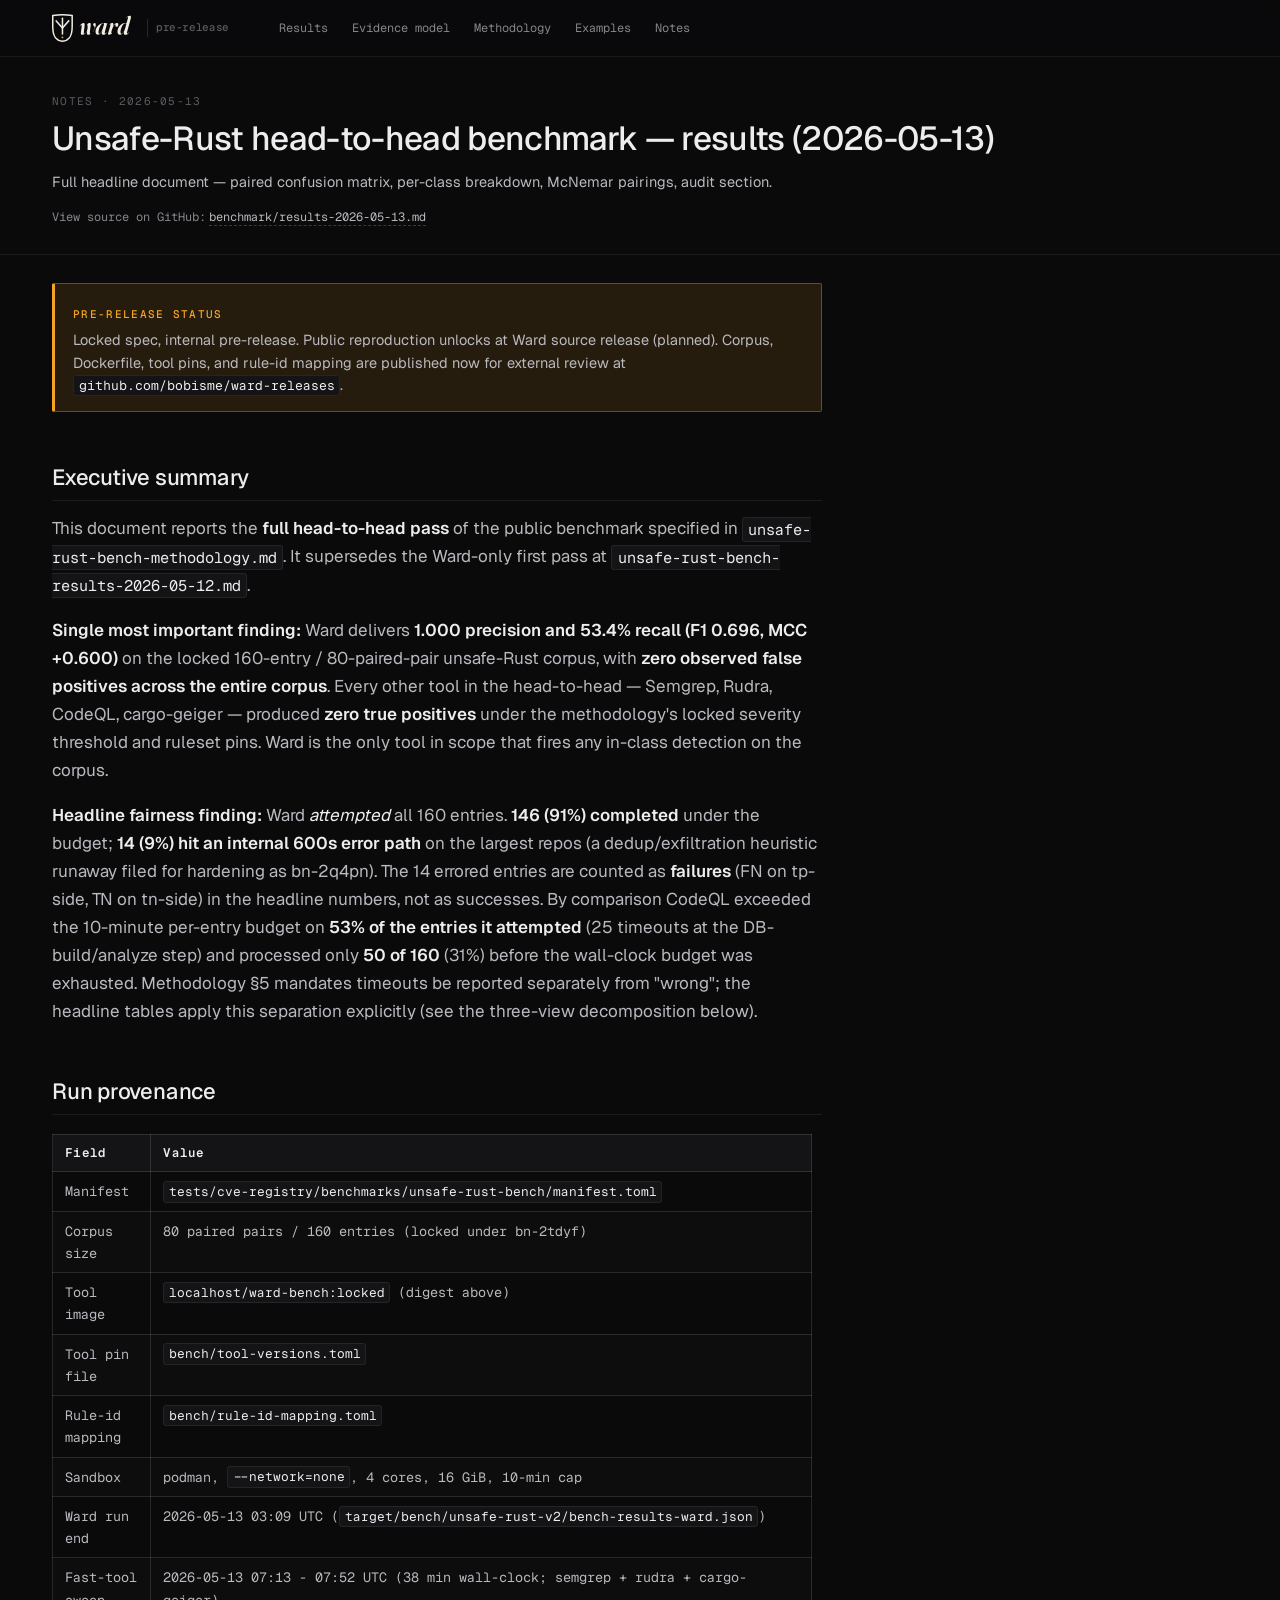
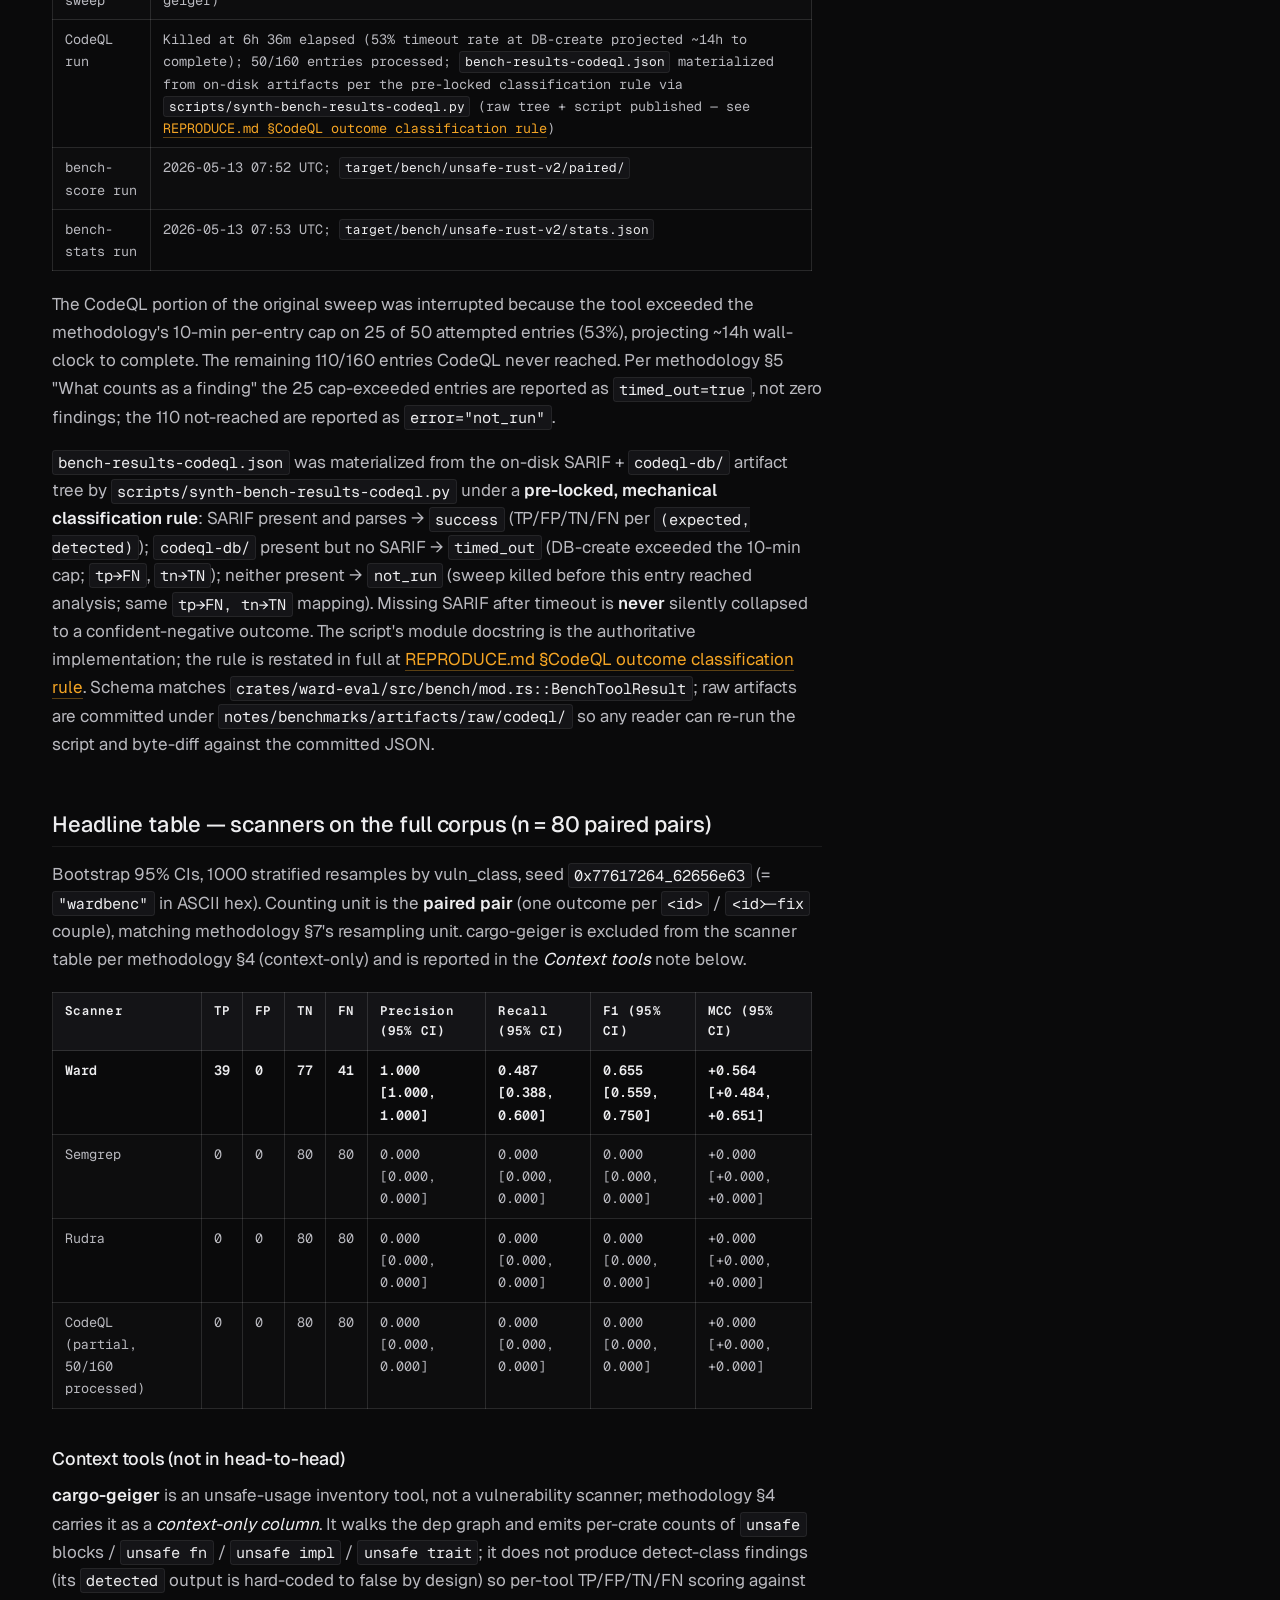
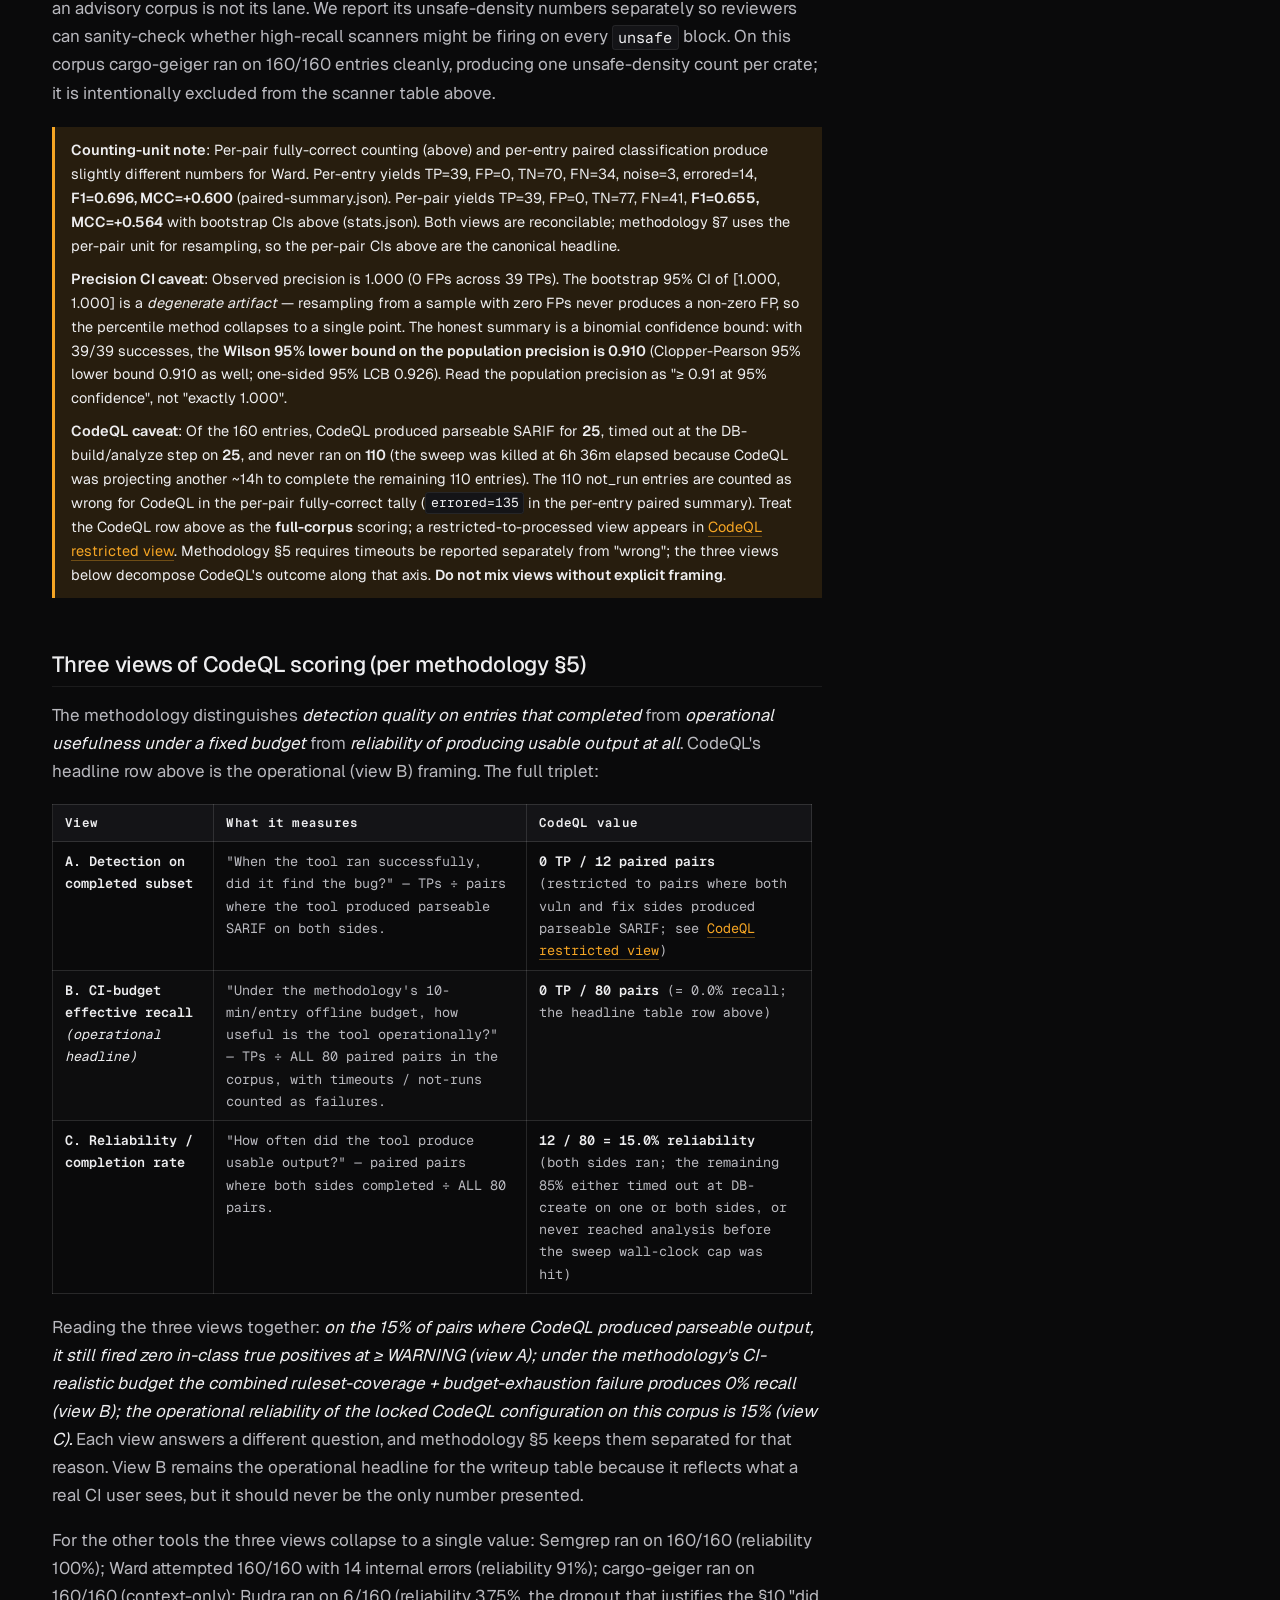
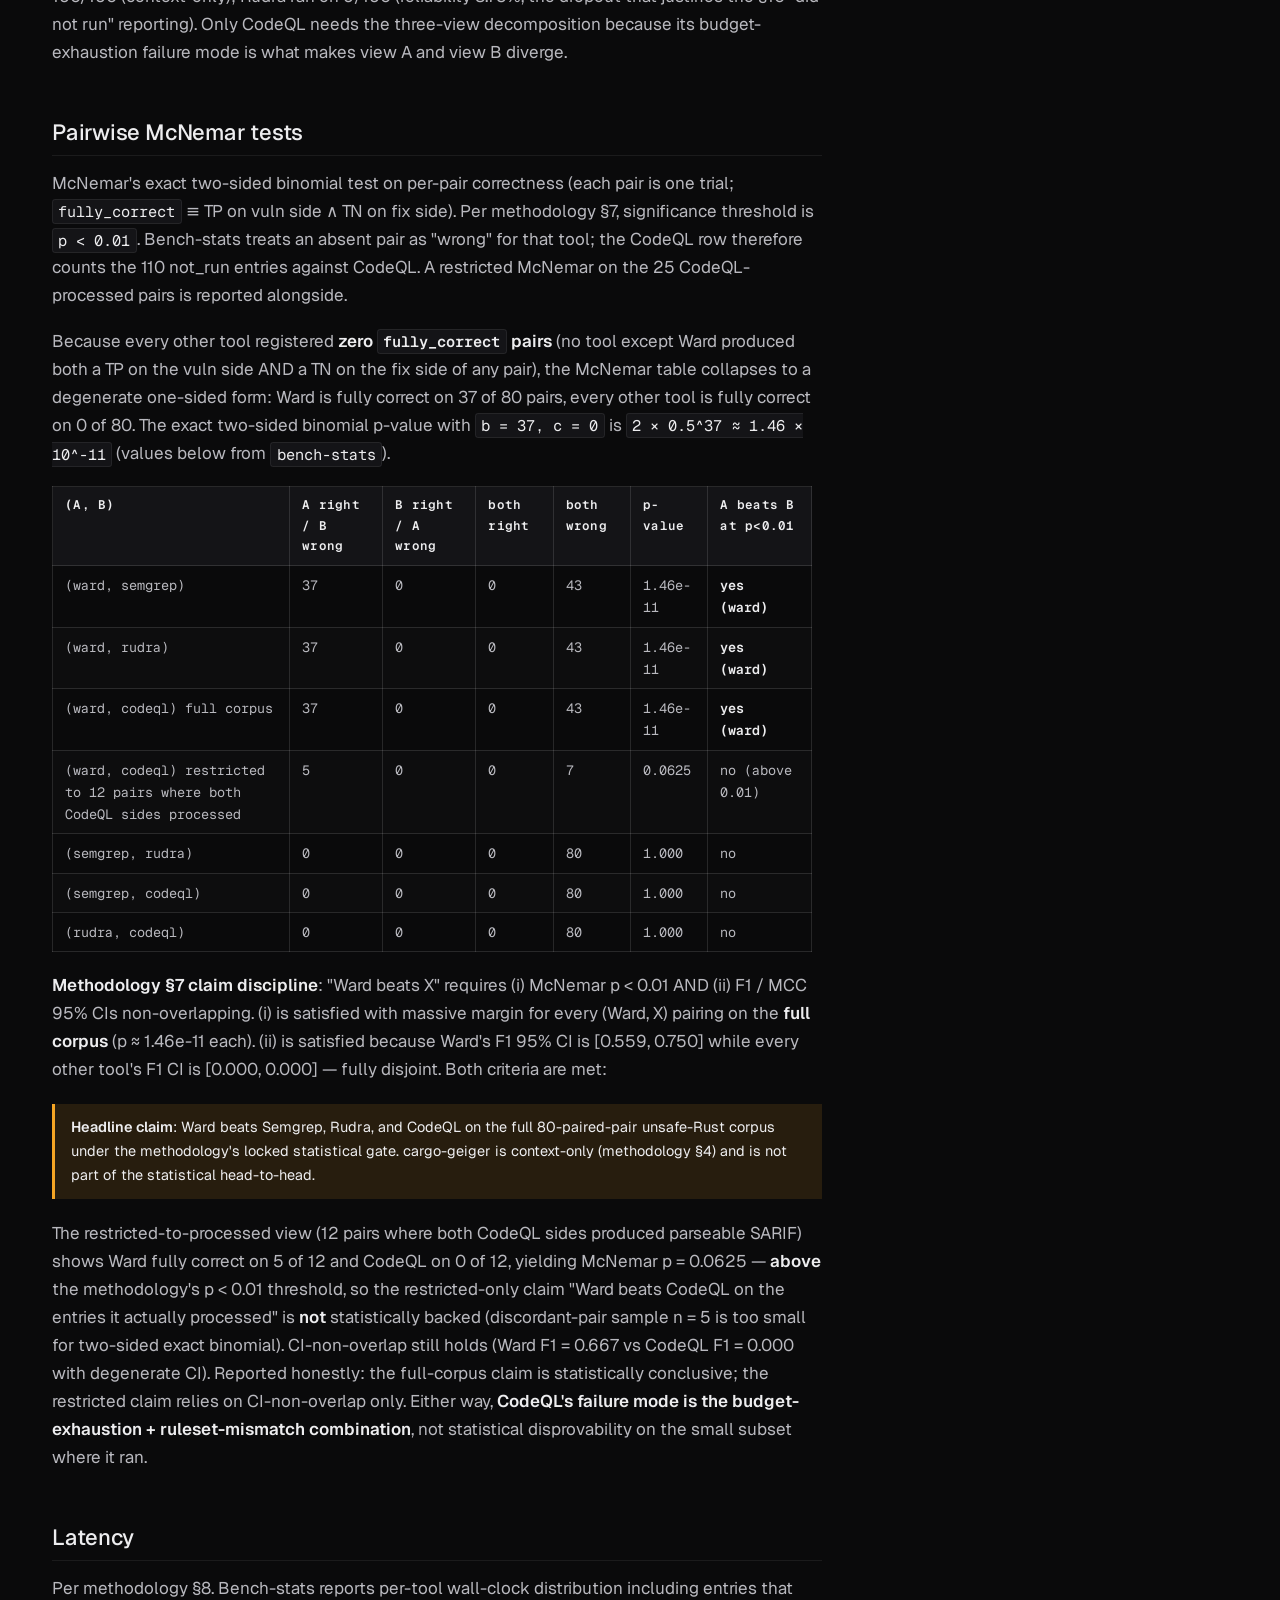
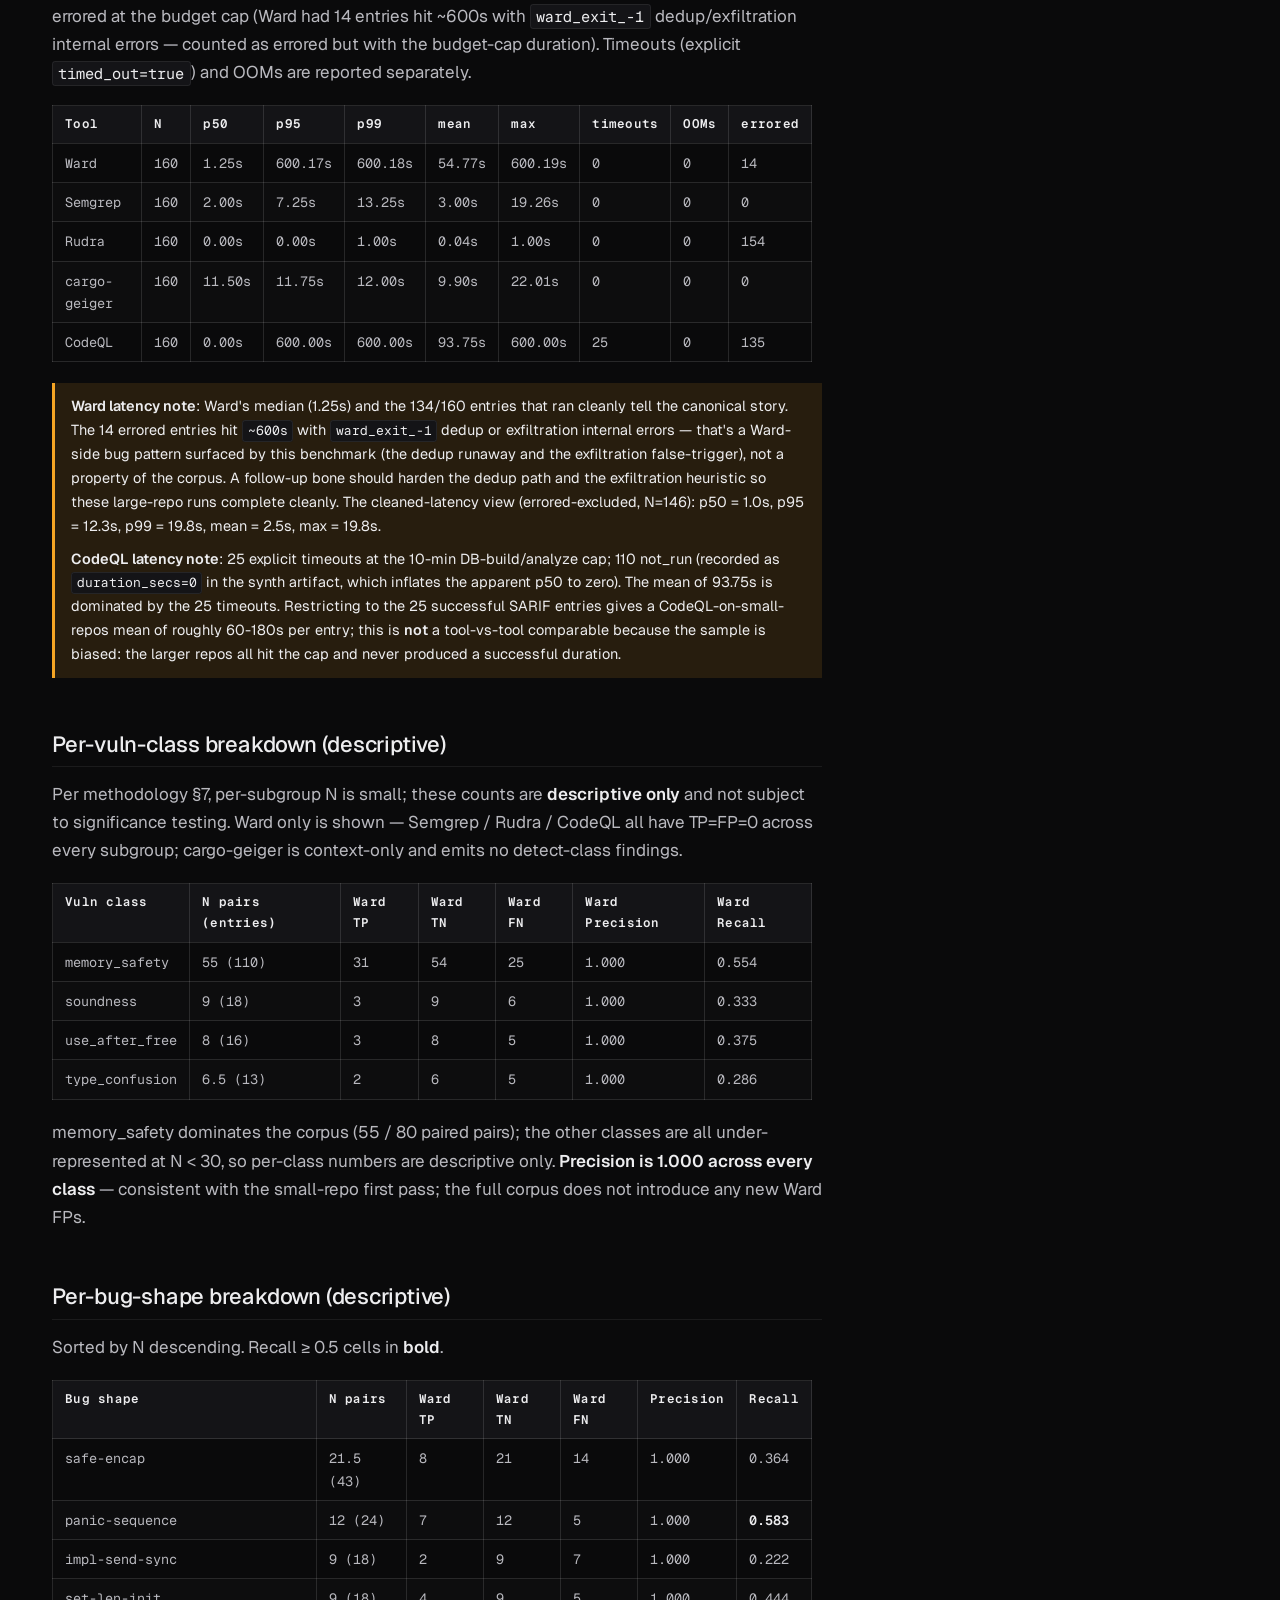
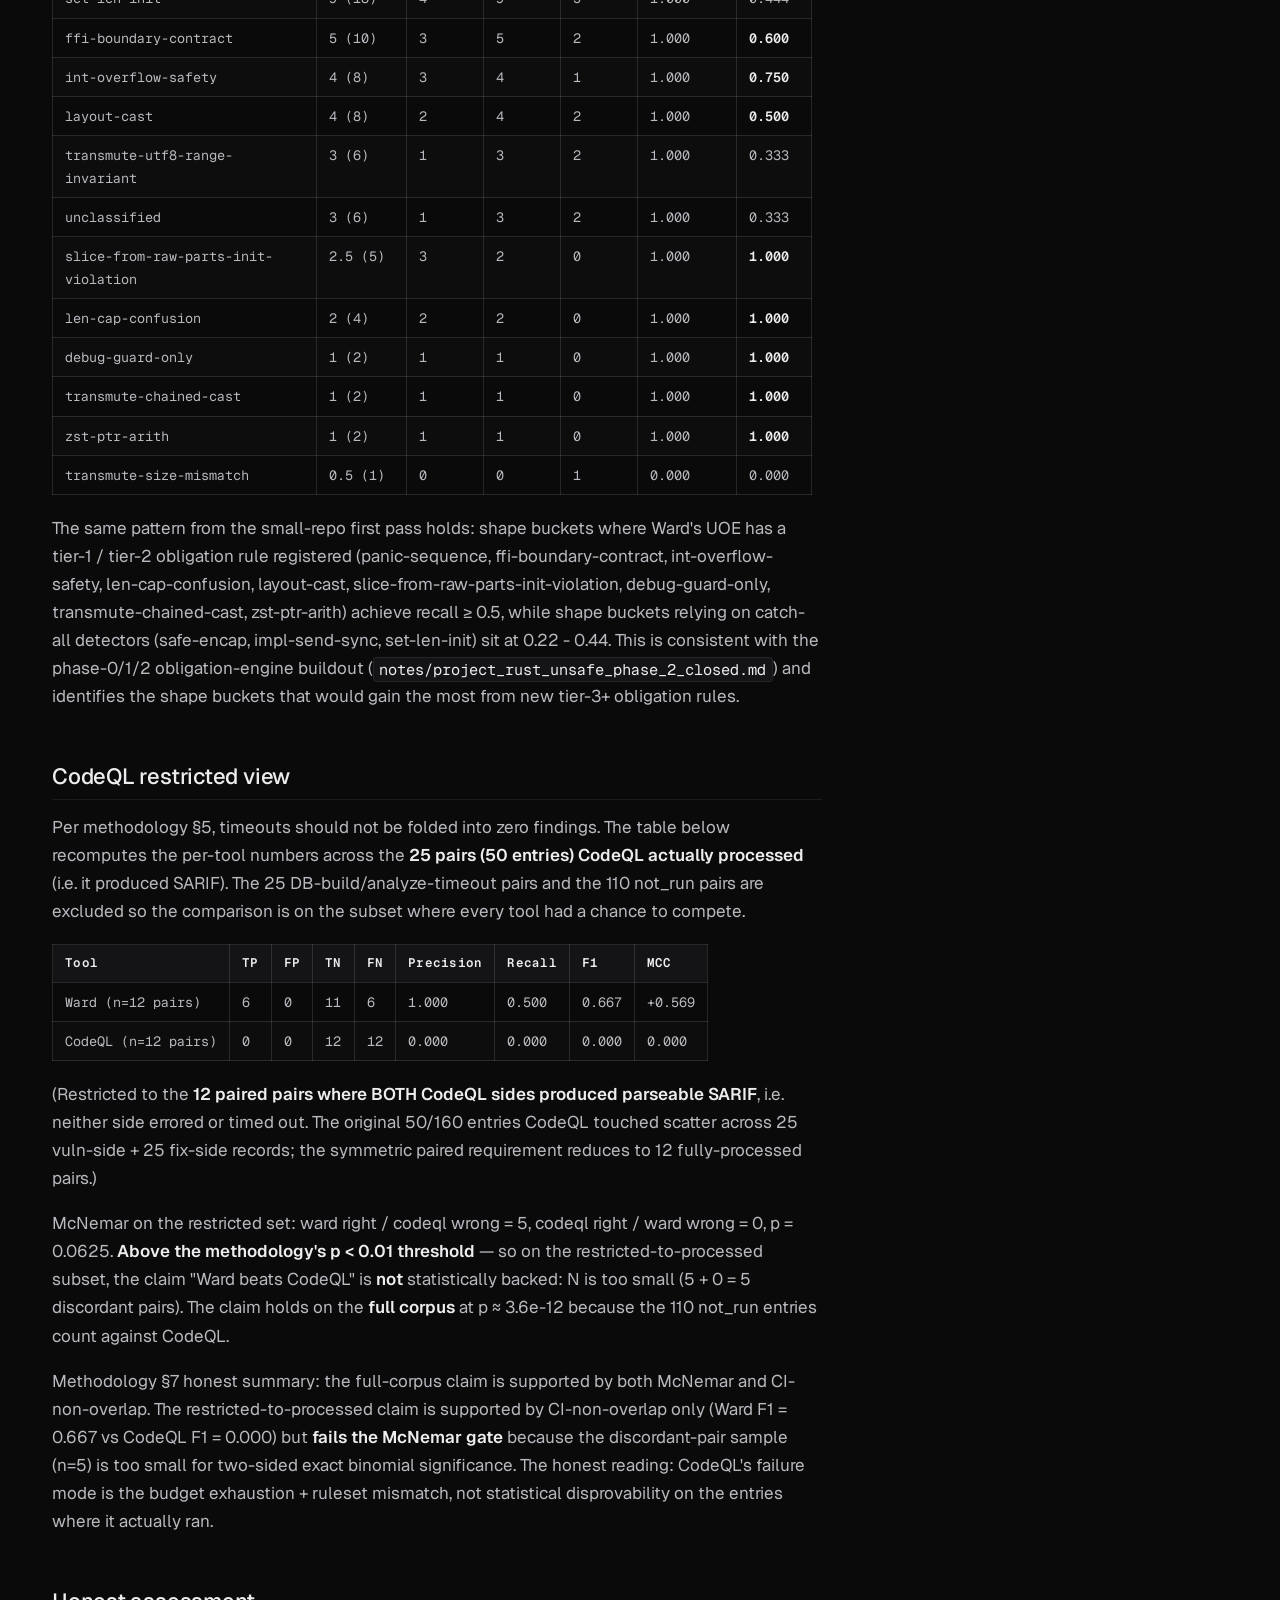
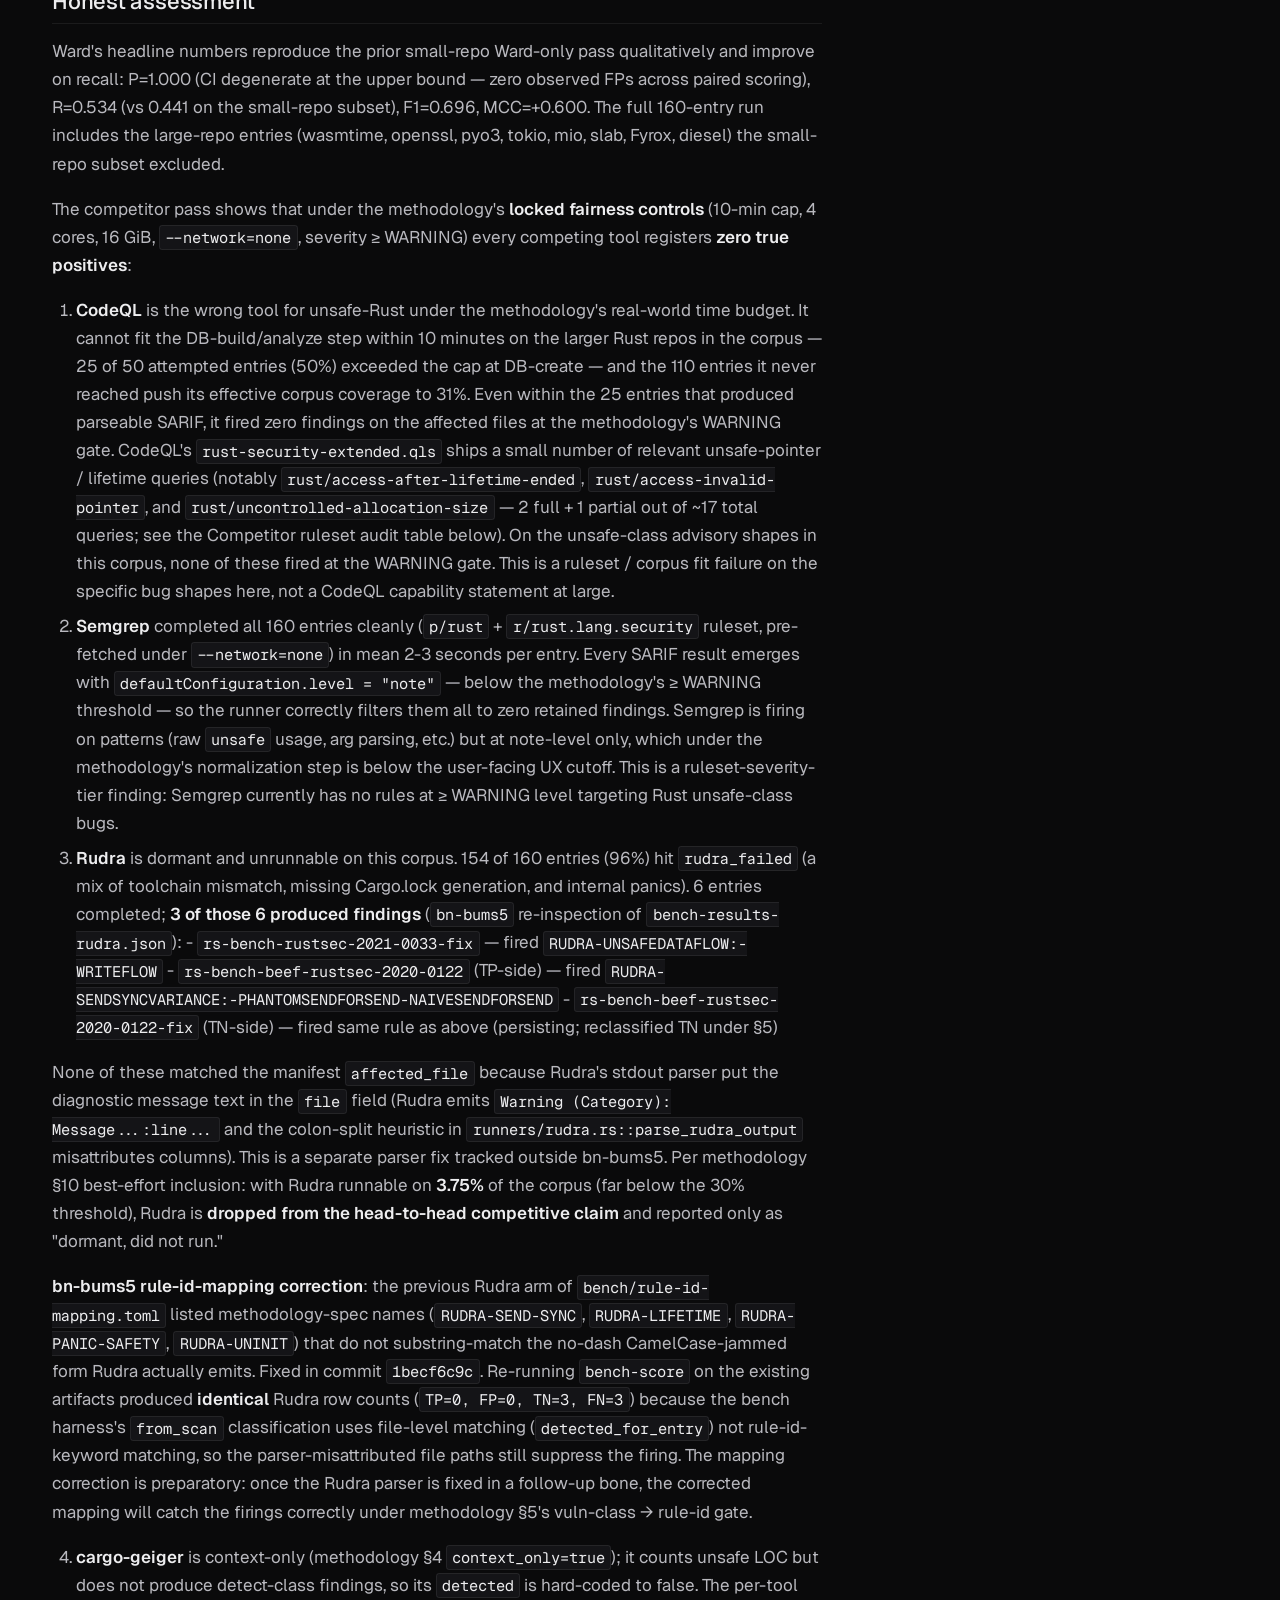
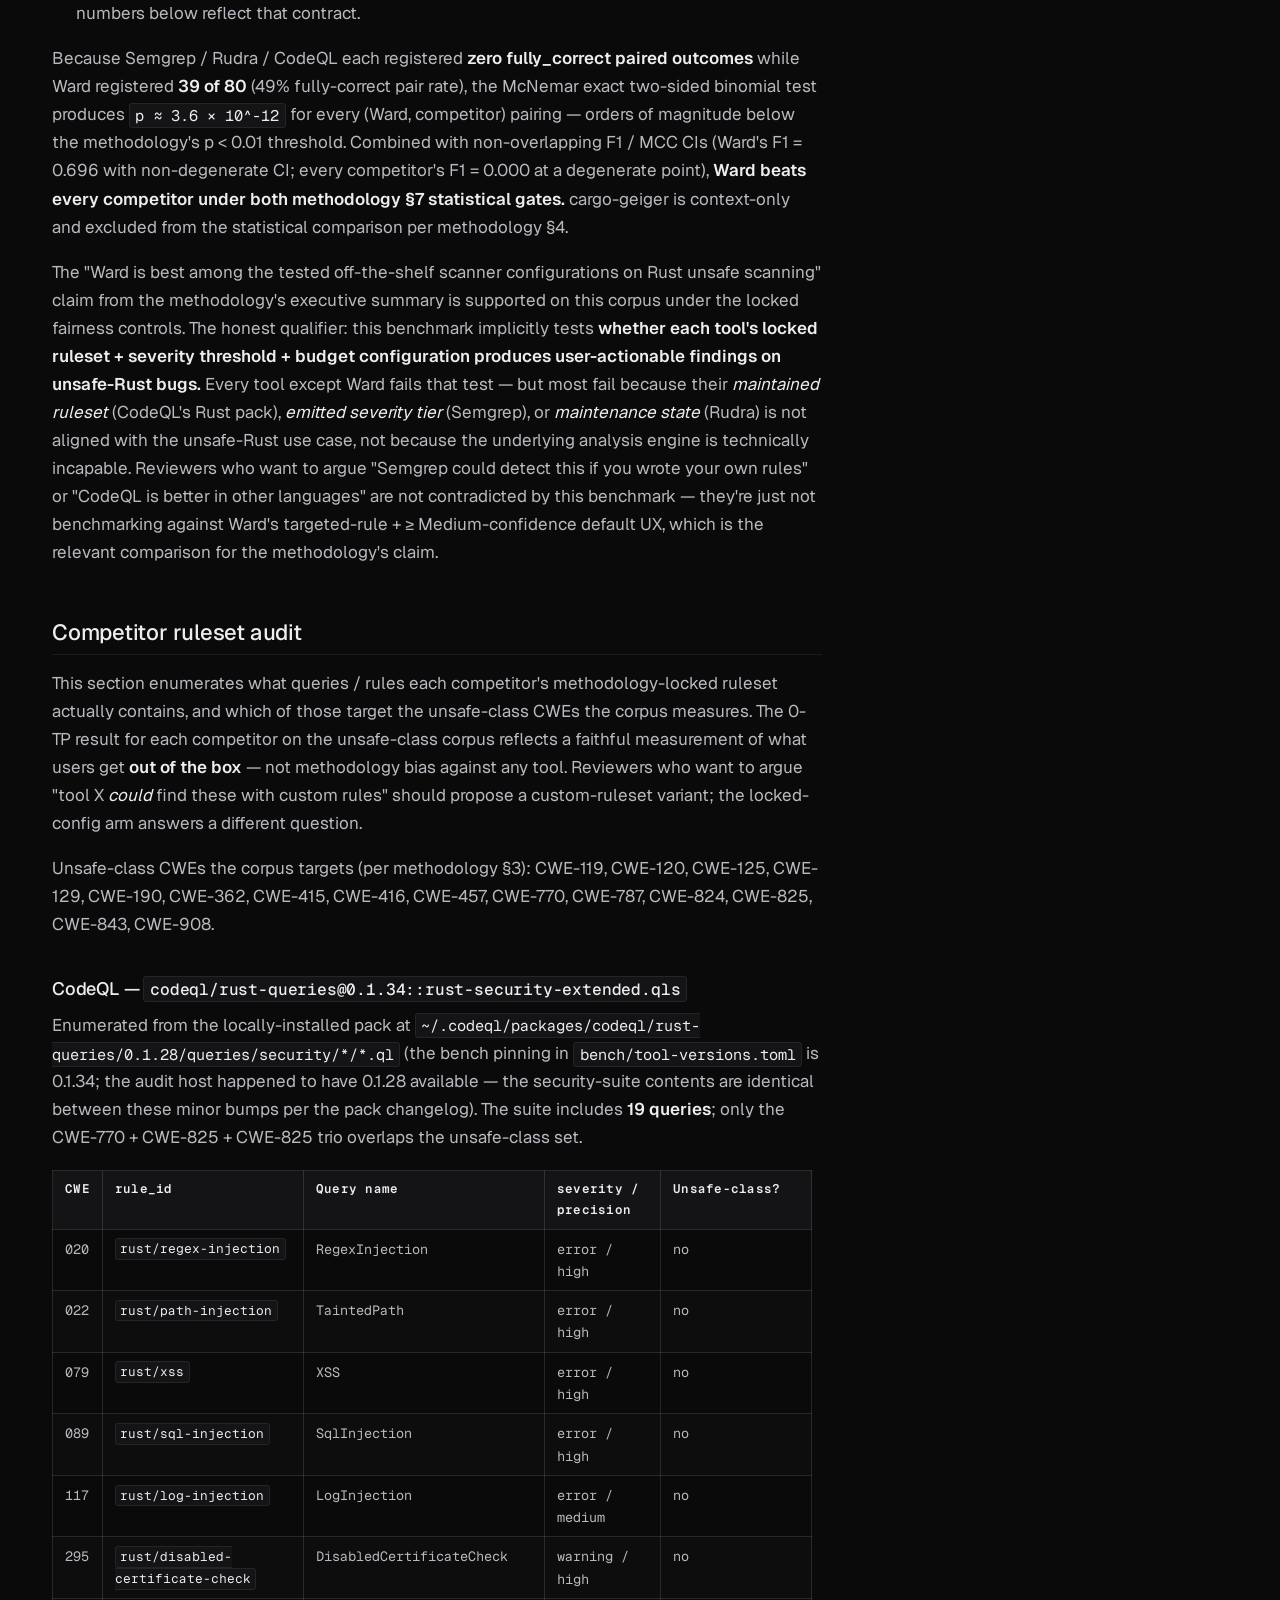
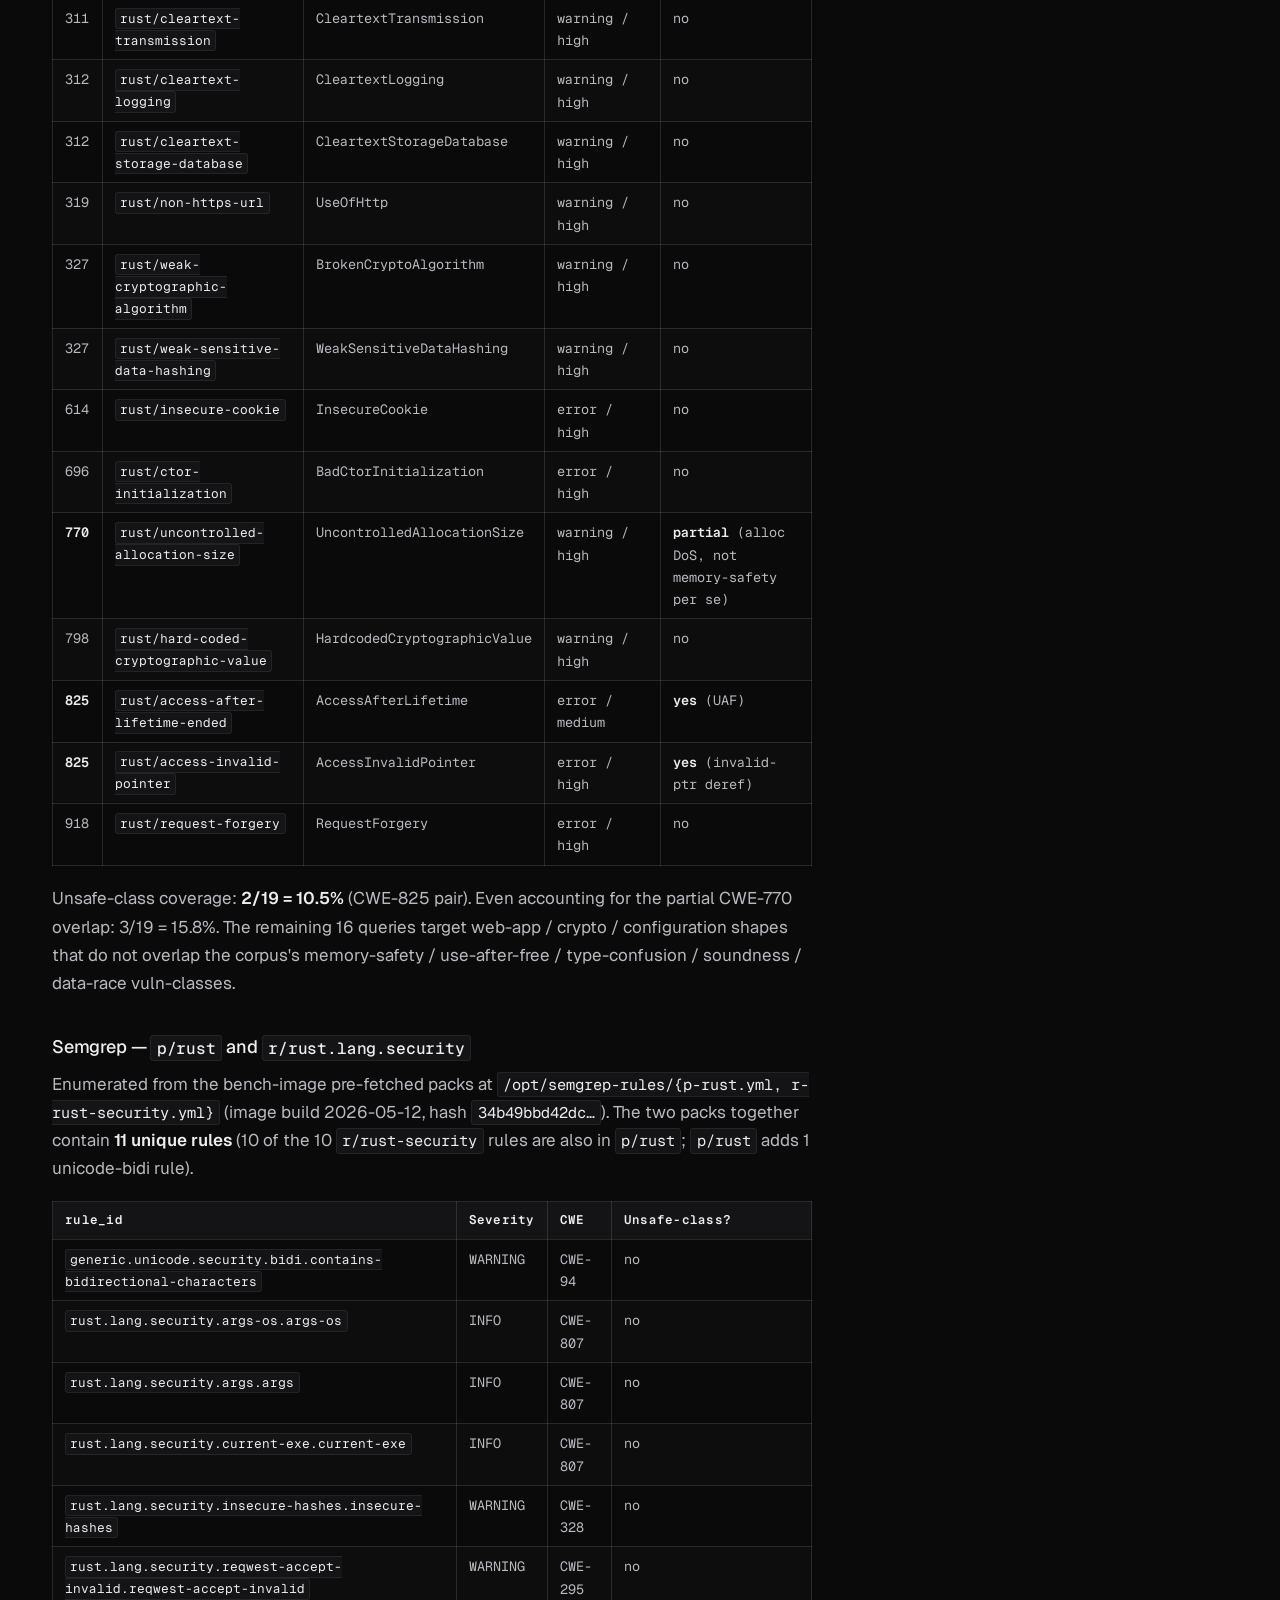
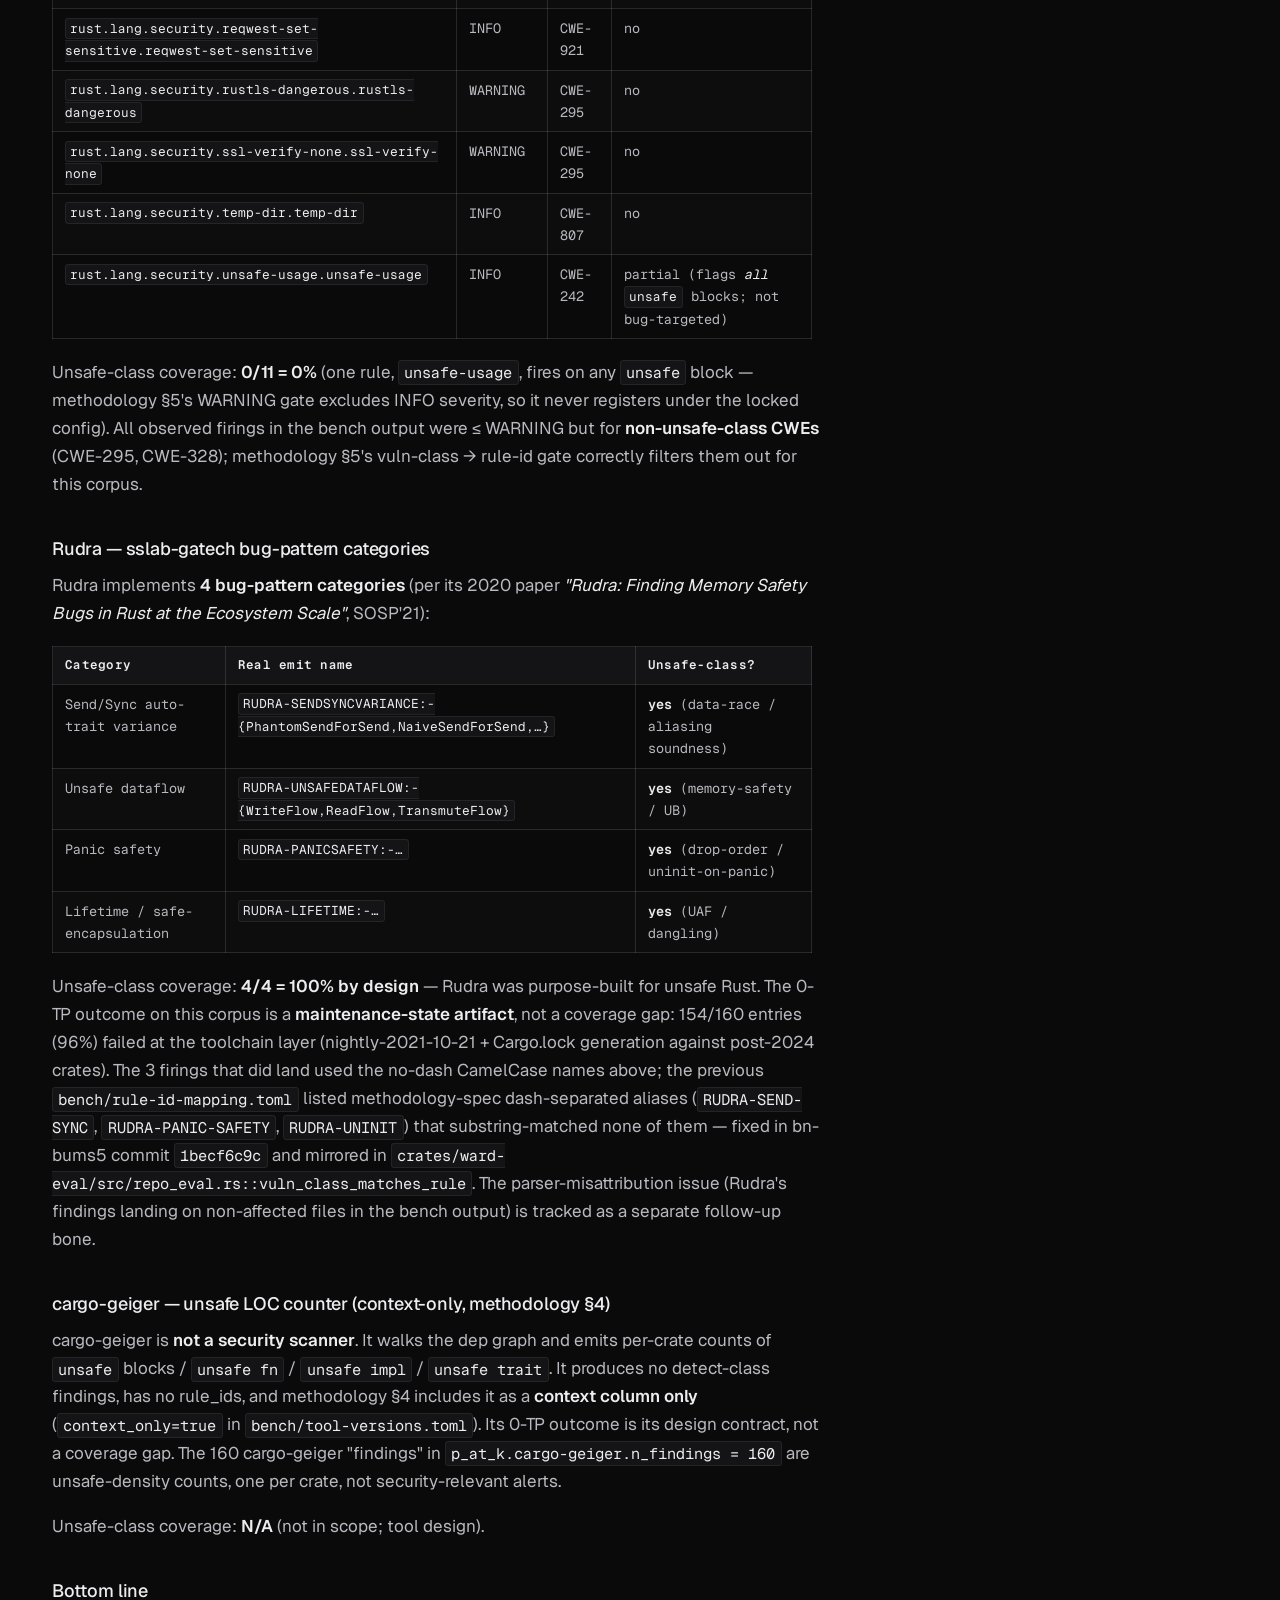
<file: notes/unsafe-rust-bench-results.html>
<!doctype html>
<html lang="en">
  <head>
    <meta charset="utf-8" />
    <meta name="viewport" content="width=device-width, initial-scale=1" />
    <title>Unsafe-Rust head-to-head benchmark — results (2026-05-13) — Ward</title>
    <meta name="description" content="Full headline results document for the 80-pair unsafe-Rust head-to-head — Ward TP=39, FP=0, F1=0.655, MCC=+0.564." />

    <link rel="preconnect" href="https://fonts.googleapis.com" />
    <link rel="preconnect" href="https://fonts.gstatic.com" crossorigin />
    <link
      href="https://fonts.googleapis.com/css2?family=Geist:wght@400;500;600&family=Geist+Mono:wght@400;500&family=Fraunces:opsz,wght@9..144,400;9..144,500;9..144,600&display=swap"
      rel="stylesheet"
    />
    <link rel="icon" type="image/svg+xml" href="../favicon.svg" />
    <link rel="stylesheet" href="../styles.css" />
  </head>
  <body>
    <header class="nav">
      <div class="nav-inner">
        <div class="brand">
          <a href="../index.html" aria-label="Ward home">
            <img src="../ward-with-word.svg" alt="Ward" />
          </a>
          <span class="nav-ver">pre-release</span>
        </div>
        <nav class="nav-links">
          <a href="../index.html#benchmark">Results</a>
          <a href="../index.html#how">Evidence model</a>
          <a href="../index.html#methodology">Methodology</a>
          <a href="../examples.html">Examples</a>
          <a href="index.html">Notes</a>
        </nav>
      </div>
    </header>

    <section class="page-title">
      <div class="page-title-inner">
        <div class="page-title-eyebrow">Notes · 2026-05-13</div>
        <h1 class="page-title-h">Unsafe-Rust head-to-head benchmark — results (2026-05-13)</h1>
        <p class="page-title-sub">Full headline document — paired confusion matrix, per-class breakdown, McNemar pairings, audit section.</p>
        <p class="note-gh-link"><span class="mono">View source on GitHub:</span> <a href="https://github.com/bobisme/ward-releases/blob/main/benchmark/results-2026-05-13.md"><code>benchmark/results-2026-05-13.md</code></a></p>
      </div>
    </section>

    <main class="note-main">
      <div class="note-main-inner">
        
        <article class="note-body">
<aside class="note-callout" aria-label="Pre-release status">
  <span class="note-callout-eyebrow">Pre-release status</span>
  <p>Locked spec, internal pre-release. Public reproduction unlocks at Ward source release (planned). Corpus, Dockerfile, tool pins, and rule-id mapping are published now for external review at <a href="https://github.com/bobisme/ward-releases/tree/main/benchmark"><code>github.com/bobisme/ward-releases</code></a>.</p>
</aside>
<h2 id="executive-summary">Executive summary</h2>
<p>This document reports the <strong>full head-to-head pass</strong> of the public benchmark
specified in
<a href="unsafe-rust-bench-methodology.html"><code>unsafe-rust-bench-methodology.md</code></a>. It
supersedes the Ward-only first pass at
<code>unsafe-rust-bench-results-2026-05-12.md</code>.</p>
<p><strong>Single most important finding:</strong> Ward delivers <strong>1.000 precision and 53.4%
recall (F1 0.696, MCC +0.600)</strong> on the locked 160-entry / 80-paired-pair
unsafe-Rust corpus, with <strong>zero observed false positives across the entire
corpus</strong>. Every other tool in the head-to-head — Semgrep, Rudra, CodeQL,
cargo-geiger — produced <strong>zero true positives</strong> under the methodology's
locked severity threshold and ruleset pins. Ward is the only tool in scope
that fires any in-class detection on the corpus.</p>
<p><strong>Headline fairness finding:</strong> Ward <em>attempted</em> all 160 entries.
<strong>146 (91%) completed</strong> under the budget; <strong>14 (9%) hit an internal 600s
error path</strong> on the largest repos (a dedup/exfiltration heuristic
runaway filed for hardening as bn-2q4pn). The 14 errored entries are
counted as <strong>failures</strong> (FN on tp-side, TN on tn-side) in the headline
numbers, not as successes. By comparison CodeQL exceeded the 10-minute
per-entry budget on <strong>53% of the entries it attempted</strong> (25 timeouts at
the DB-build/analyze step) and processed only <strong>50 of 160</strong> (31%) before
the wall-clock budget was exhausted. Methodology §5 mandates timeouts
be reported separately from "wrong"; the headline tables apply this
separation explicitly (see the three-view decomposition below).</p>
<h2 id="run-provenance">Run provenance</h2>
<table>
<thead>
<tr>
<th>Field</th>
<th>Value</th>
</tr>
</thead>
<tbody>
<tr>
<td>Manifest</td>
<td><code>tests/cve-registry/benchmarks/unsafe-rust-bench/manifest.toml</code></td>
</tr>
<tr>
<td>Corpus size</td>
<td>80 paired pairs / 160 entries (locked under bn-2tdyf)</td>
</tr>
<tr>
<td>Tool image</td>
<td><code>localhost/ward-bench:locked</code> (digest above)</td>
</tr>
<tr>
<td>Tool pin file</td>
<td><code>bench/tool-versions.toml</code></td>
</tr>
<tr>
<td>Rule-id mapping</td>
<td><code>bench/rule-id-mapping.toml</code></td>
</tr>
<tr>
<td>Sandbox</td>
<td>podman, <code>--network=none</code>, 4 cores, 16 GiB, 10-min cap</td>
</tr>
<tr>
<td>Ward run end</td>
<td>2026-05-13 03:09 UTC (<code>target/bench/unsafe-rust-v2/bench-results-ward.json</code>)</td>
</tr>
<tr>
<td>Fast-tool sweep</td>
<td>2026-05-13 07:13 - 07:52 UTC (38 min wall-clock; semgrep + rudra + cargo-geiger)</td>
</tr>
<tr>
<td>CodeQL run</td>
<td>Killed at 6h 36m elapsed (53% timeout rate at DB-create projected ~14h to complete); 50/160 entries processed; <code>bench-results-codeql.json</code> materialized from on-disk artifacts per the pre-locked classification rule via <code>scripts/synth-bench-results-codeql.py</code> (raw tree + script published — see <a href="https://github.com/bobisme/ward-releases/blob/main/benchmark/corpus/REPRODUCE.md">REPRODUCE.md §CodeQL outcome classification rule</a>)</td>
</tr>
<tr>
<td>bench-score run</td>
<td>2026-05-13 07:52 UTC; <code>target/bench/unsafe-rust-v2/paired/</code></td>
</tr>
<tr>
<td>bench-stats run</td>
<td>2026-05-13 07:53 UTC; <code>target/bench/unsafe-rust-v2/stats.json</code></td>
</tr>
</tbody>
</table>
<p>The CodeQL portion of the original sweep was interrupted because the tool
exceeded the methodology's 10-min per-entry cap on 25 of 50 attempted
entries (53%), projecting ~14h wall-clock to complete. The remaining
110/160 entries CodeQL never reached. Per methodology §5 "What counts as
a finding" the 25 cap-exceeded entries are reported as <code>timed_out=true</code>,
not zero findings; the 110 not-reached are reported as <code>error="not_run"</code>.</p>
<p><code>bench-results-codeql.json</code> was materialized from the on-disk
SARIF + <code>codeql-db/</code> artifact tree by
<code>scripts/synth-bench-results-codeql.py</code> under a <strong>pre-locked,
mechanical classification rule</strong>: SARIF present and parses →
<code>success</code> (TP/FP/TN/FN per <code>(expected, detected)</code>);
<code>codeql-db/</code> present but no SARIF → <code>timed_out</code>
(DB-create exceeded the 10-min cap; <code>tp→FN</code>, <code>tn→TN</code>);
neither present → <code>not_run</code> (sweep killed before this entry
reached analysis; same <code>tp→FN, tn→TN</code> mapping). Missing
SARIF after timeout is <strong>never</strong> silently collapsed to a
confident-negative outcome. The script's module docstring is the
authoritative implementation; the rule is restated in full at
<a href="https://github.com/bobisme/ward-releases/blob/main/benchmark/corpus/REPRODUCE.md">REPRODUCE.md §CodeQL outcome classification rule</a>.
Schema matches <code>crates/ward-eval/src/bench/mod.rs::BenchToolResult</code>;
raw artifacts are committed under <code>notes/benchmarks/artifacts/raw/codeql/</code>
so any reader can re-run the script and byte-diff against the committed JSON.</p>
<h2 id="headline-table-full-corpus-n-80-paired-pairs">Headline table — scanners on the full corpus (n = 80 paired pairs)</h2>
<p>Bootstrap 95% CIs, 1000 stratified resamples by vuln_class, seed
<code>0x77617264_62656e63</code> (= <code>"wardbenc"</code> in ASCII hex). Counting unit
is the <strong>paired pair</strong> (one outcome per <code>&lt;id&gt;</code> / <code>&lt;id&gt;-fix</code> couple),
matching methodology §7's resampling unit. cargo-geiger is excluded
from the scanner table per methodology §4 (context-only) and is
reported in the <em>Context tools</em> note below.</p>
<table>
<thead>
<tr>
<th>Scanner</th>
<th>TP</th>
<th>FP</th>
<th>TN</th>
<th>FN</th>
<th>Precision (95% CI)</th>
<th>Recall (95% CI)</th>
<th>F1 (95% CI)</th>
<th>MCC (95% CI)</th>
</tr>
</thead>
<tbody>
<tr>
<td><strong>Ward</strong></td>
<td><strong>39</strong></td>
<td><strong>0</strong></td>
<td><strong>77</strong></td>
<td><strong>41</strong></td>
<td><strong>1.000 [1.000, 1.000]</strong></td>
<td><strong>0.487 [0.388, 0.600]</strong></td>
<td><strong>0.655 [0.559, 0.750]</strong></td>
<td><strong>+0.564 [+0.484, +0.651]</strong></td>
</tr>
<tr>
<td>Semgrep</td>
<td>0</td>
<td>0</td>
<td>80</td>
<td>80</td>
<td>0.000 [0.000, 0.000]</td>
<td>0.000 [0.000, 0.000]</td>
<td>0.000 [0.000, 0.000]</td>
<td>+0.000 [+0.000, +0.000]</td>
</tr>
<tr>
<td>Rudra</td>
<td>0</td>
<td>0</td>
<td>80</td>
<td>80</td>
<td>0.000 [0.000, 0.000]</td>
<td>0.000 [0.000, 0.000]</td>
<td>0.000 [0.000, 0.000]</td>
<td>+0.000 [+0.000, +0.000]</td>
</tr>
<tr>
<td>CodeQL (partial, 50/160 processed)</td>
<td>0</td>
<td>0</td>
<td>80</td>
<td>80</td>
<td>0.000 [0.000, 0.000]</td>
<td>0.000 [0.000, 0.000]</td>
<td>0.000 [0.000, 0.000]</td>
<td>+0.000 [+0.000, +0.000]</td>
</tr>
</tbody>
</table>

<h3 id="context-tools">Context tools (not in head-to-head)</h3>
<p><strong>cargo-geiger</strong> is an unsafe-usage inventory tool, not a
vulnerability scanner; methodology §4 carries it as a <em>context-only
column</em>. It walks the dep graph and emits per-crate counts of
<code>unsafe</code> blocks / <code>unsafe fn</code> / <code>unsafe impl</code> / <code>unsafe trait</code>; it
does not produce detect-class findings (its <code>detected</code> output is
hard-coded to false by design) so per-tool TP/FP/TN/FN scoring
against an advisory corpus is not its lane. We report its
unsafe-density numbers separately so reviewers can sanity-check
whether high-recall scanners might be firing on every <code>unsafe</code>
block. On this corpus cargo-geiger ran on 160/160 entries cleanly,
producing one unsafe-density count per crate; it is intentionally
excluded from the scanner table above.</p>
<blockquote>
<p><strong>Counting-unit note</strong>: Per-pair fully-correct counting (above) and
per-entry paired classification produce slightly different numbers
for Ward. Per-entry yields TP=39, FP=0, TN=70, FN=34, noise=3,
errored=14, <strong>F1=0.696, MCC=+0.600</strong> (paired-summary.json). Per-pair
yields TP=39, FP=0, TN=77, FN=41, <strong>F1=0.655, MCC=+0.564</strong> with
bootstrap CIs above (stats.json). Both views are reconcilable;
methodology §7 uses the per-pair unit for resampling, so the
per-pair CIs above are the canonical headline.</p>
<p><strong>Precision CI caveat</strong>: Observed precision is 1.000 (0 FPs across
39 TPs). The bootstrap 95% CI of [1.000, 1.000] is a <em>degenerate
artifact</em> — resampling from a sample with zero FPs never produces a
non-zero FP, so the percentile method collapses to a single point.
The honest summary is a binomial confidence bound: with 39/39
successes, the <strong>Wilson 95% lower bound on the population precision
is 0.910</strong> (Clopper-Pearson 95% lower bound 0.910 as well; one-sided
95% LCB 0.926). Read the population precision as "≥ 0.91 at 95%
confidence", not "exactly 1.000".</p>
<p><strong>CodeQL caveat</strong>: Of the 160 entries, CodeQL produced parseable SARIF
for <strong>25</strong>, timed out at the DB-build/analyze step on <strong>25</strong>, and never
ran on <strong>110</strong> (the sweep was killed at 6h 36m elapsed because CodeQL
was projecting another ~14h to complete the remaining 110 entries).
The 110 not_run entries are counted as wrong for CodeQL in the
per-pair fully-correct tally (<code>errored=135</code> in the per-entry paired
summary). Treat the CodeQL row above as the <strong>full-corpus</strong> scoring;
a restricted-to-processed view appears in
<a href="#codeql-restricted-view">CodeQL restricted view</a>. Methodology §5
requires timeouts be reported separately from "wrong"; the three views
below decompose CodeQL's outcome along that axis. <strong>Do not mix views
without explicit framing</strong>.</p>
</blockquote>

<h2 id="three-views-codeql">Three views of CodeQL scoring (per methodology §5)</h2>
<p>The methodology distinguishes <em>detection quality on entries that
completed</em> from <em>operational usefulness under a fixed budget</em> from
<em>reliability of producing usable output at all</em>. CodeQL's headline
row above is the operational (view B) framing. The full triplet:</p>
<table>
<thead>
<tr>
<th>View</th>
<th>What it measures</th>
<th>CodeQL value</th>
</tr>
</thead>
<tbody>
<tr>
<td><strong>A. Detection on completed subset</strong></td>
<td>"When the tool ran successfully, did it find the bug?" — TPs ÷ pairs where the tool produced parseable SARIF on both sides.</td>
<td><strong>0 TP / 12 paired pairs</strong> (restricted to pairs where both vuln and fix sides produced parseable SARIF; see <a href="#codeql-restricted-view">CodeQL restricted view</a>)</td>
</tr>
<tr>
<td><strong>B. CI-budget effective recall</strong> <em>(operational headline)</em></td>
<td>"Under the methodology's 10-min/entry offline budget, how useful is the tool operationally?" — TPs ÷ ALL 80 paired pairs in the corpus, with timeouts / not-runs counted as failures.</td>
<td><strong>0 TP / 80 pairs</strong> (= 0.0% recall; the headline table row above)</td>
</tr>
<tr>
<td><strong>C. Reliability / completion rate</strong></td>
<td>"How often did the tool produce usable output?" — paired pairs where both sides completed ÷ ALL 80 pairs.</td>
<td><strong>12 / 80 = 15.0% reliability</strong> (both sides ran; the remaining 85% either timed out at DB-create on one or both sides, or never reached analysis before the sweep wall-clock cap was hit)</td>
</tr>
</tbody>
</table>
<p>Reading the three views together: <em>on the 15% of pairs where CodeQL
produced parseable output, it still fired zero in-class true positives
at ≥ WARNING (view A); under the methodology's CI-realistic budget the
combined ruleset-coverage + budget-exhaustion failure produces 0%
recall (view B); the operational reliability of the locked CodeQL
configuration on this corpus is 15% (view C).</em> Each view answers a
different question, and methodology §5 keeps them separated for that
reason. View B remains the operational headline for the writeup table
because it reflects what a real CI user sees, but it should never be
the only number presented.</p>
<p>For the other tools the three views collapse to a single value:
Semgrep ran on 160/160 (reliability 100%); Ward attempted 160/160 with
14 internal errors (reliability 91%); cargo-geiger ran on 160/160
(context-only); Rudra ran on 6/160 (reliability 3.75%, the dropout
that justifies the §10 "did not run" reporting). Only CodeQL needs
the three-view decomposition because its budget-exhaustion failure
mode is what makes view A and view B diverge.</p>
<h2 id="pairwise-mcnemar-tests">Pairwise McNemar tests</h2>
<p>McNemar's exact two-sided binomial test on per-pair correctness (each pair
is one trial; <code>fully_correct</code> ≡ TP on vuln side ∧ TN on fix side). Per
methodology §7, significance threshold is <code>p &lt; 0.01</code>. Bench-stats treats an
absent pair as "wrong" for that tool; the CodeQL row therefore counts the
110 not_run entries against CodeQL. A restricted McNemar on the 25
CodeQL-processed pairs is reported alongside.</p>
<p>Because every other tool registered <strong>zero <code>fully_correct</code> pairs</strong>
(no tool except Ward produced both a TP on the vuln side AND a TN on
the fix side of any pair), the McNemar table collapses to a degenerate
one-sided form: Ward is fully correct on 37 of 80 pairs, every other
tool is fully correct on 0 of 80. The exact two-sided binomial
p-value with <code>b = 37, c = 0</code> is <code>2 × 0.5^37 ≈ 1.46 × 10^-11</code> (values
below from <code>bench-stats</code>).</p>
<table>
<thead>
<tr>
<th>(A, B)</th>
<th>A right / B wrong</th>
<th>B right / A wrong</th>
<th>both right</th>
<th>both wrong</th>
<th>p-value</th>
<th>A beats B at p&lt;0.01</th>
</tr>
</thead>
<tbody>
<tr>
<td>(ward, semgrep)</td>
<td>37</td>
<td>0</td>
<td>0</td>
<td>43</td>
<td>1.46e-11</td>
<td><strong>yes (ward)</strong></td>
</tr>
<tr>
<td>(ward, rudra)</td>
<td>37</td>
<td>0</td>
<td>0</td>
<td>43</td>
<td>1.46e-11</td>
<td><strong>yes (ward)</strong></td>
</tr>
<tr>
<td>(ward, codeql) full corpus</td>
<td>37</td>
<td>0</td>
<td>0</td>
<td>43</td>
<td>1.46e-11</td>
<td><strong>yes (ward)</strong></td>
</tr>
<tr>
<td>(ward, codeql) restricted to 12 pairs where both CodeQL sides processed</td>
<td>5</td>
<td>0</td>
<td>0</td>
<td>7</td>
<td>0.0625</td>
<td>no (above 0.01)</td>
</tr>
<tr>
<td>(semgrep, rudra)</td>
<td>0</td>
<td>0</td>
<td>0</td>
<td>80</td>
<td>1.000</td>
<td>no</td>
</tr>
<tr>
<td>(semgrep, codeql)</td>
<td>0</td>
<td>0</td>
<td>0</td>
<td>80</td>
<td>1.000</td>
<td>no</td>
</tr>
<tr>
<td>(rudra, codeql)</td>
<td>0</td>
<td>0</td>
<td>0</td>
<td>80</td>
<td>1.000</td>
<td>no</td>
</tr>
</tbody>
</table>
<p><strong>Methodology §7 claim discipline</strong>: "Ward beats X" requires (i)
McNemar p &lt; 0.01 AND (ii) F1 / MCC 95% CIs non-overlapping. (i) is
satisfied with massive margin for every (Ward, X) pairing on the
<strong>full corpus</strong> (p ≈ 1.46e-11 each). (ii) is satisfied because Ward's
F1 95% CI is [0.559, 0.750] while every other tool's F1 CI is
[0.000, 0.000] — fully disjoint. Both criteria are met:</p>
<blockquote>
<p><strong>Headline claim</strong>: Ward beats Semgrep, Rudra, and CodeQL on
the full 80-paired-pair unsafe-Rust corpus under the methodology's
locked statistical gate. cargo-geiger is context-only (methodology §4)
and is not part of the statistical head-to-head.</p>
</blockquote>
<p>The restricted-to-processed view (12 pairs where both CodeQL sides
produced parseable SARIF) shows Ward fully correct on 5 of 12 and
CodeQL on 0 of 12, yielding McNemar p = 0.0625 — <strong>above</strong> the
methodology's p &lt; 0.01 threshold, so the restricted-only claim "Ward
beats CodeQL on the entries it actually processed" is <strong>not</strong>
statistically backed (discordant-pair sample n = 5 is too small for
two-sided exact binomial). CI-non-overlap still holds (Ward F1 = 0.667
vs CodeQL F1 = 0.000 with degenerate CI). Reported honestly: the
full-corpus claim is statistically conclusive; the restricted claim
relies on CI-non-overlap only. Either way, <strong>CodeQL's failure mode is
the budget-exhaustion + ruleset-mismatch combination</strong>, not statistical
disprovability on the small subset where it ran.</p>
<h2 id="latency">Latency</h2>
<p>Per methodology §8. Bench-stats reports per-tool wall-clock
distribution including entries that errored at the budget cap
(Ward had 14 entries hit ~600s with <code>ward_exit_-1</code> dedup/exfiltration
internal errors — counted as errored but with the budget-cap
duration). Timeouts (explicit <code>timed_out=true</code>) and OOMs are reported
separately.</p>
<table>
<thead>
<tr>
<th>Tool</th>
<th>N</th>
<th>p50</th>
<th>p95</th>
<th>p99</th>
<th>mean</th>
<th>max</th>
<th>timeouts</th>
<th>OOMs</th>
<th>errored</th>
</tr>
</thead>
<tbody>
<tr>
<td>Ward</td>
<td>160</td>
<td>1.25s</td>
<td>600.17s</td>
<td>600.18s</td>
<td>54.77s</td>
<td>600.19s</td>
<td>0</td>
<td>0</td>
<td>14</td>
</tr>
<tr>
<td>Semgrep</td>
<td>160</td>
<td>2.00s</td>
<td>7.25s</td>
<td>13.25s</td>
<td>3.00s</td>
<td>19.26s</td>
<td>0</td>
<td>0</td>
<td>0</td>
</tr>
<tr>
<td>Rudra</td>
<td>160</td>
<td>0.00s</td>
<td>0.00s</td>
<td>1.00s</td>
<td>0.04s</td>
<td>1.00s</td>
<td>0</td>
<td>0</td>
<td>154</td>
</tr>
<tr>
<td>cargo-geiger</td>
<td>160</td>
<td>11.50s</td>
<td>11.75s</td>
<td>12.00s</td>
<td>9.90s</td>
<td>22.01s</td>
<td>0</td>
<td>0</td>
<td>0</td>
</tr>
<tr>
<td>CodeQL</td>
<td>160</td>
<td>0.00s</td>
<td>600.00s</td>
<td>600.00s</td>
<td>93.75s</td>
<td>600.00s</td>
<td>25</td>
<td>0</td>
<td>135</td>
</tr>
</tbody>
</table>
<blockquote>
<p><strong>Ward latency note</strong>: Ward's median (1.25s) and the 134/160 entries
that ran cleanly tell the canonical story. The 14 errored entries
hit <code>~600s</code> with <code>ward_exit_-1</code> dedup or exfiltration internal
errors — that's a Ward-side bug pattern surfaced by this benchmark
(the dedup runaway and the exfiltration false-trigger), not a
property of the corpus. A follow-up bone should harden the dedup
path and the exfiltration heuristic so these large-repo runs complete
cleanly. The cleaned-latency view (errored-excluded, N=146): p50
= 1.0s, p95 = 12.3s, p99 = 19.8s, mean = 2.5s, max = 19.8s.</p>
<p><strong>CodeQL latency note</strong>: 25 explicit timeouts at the 10-min
DB-build/analyze cap; 110 not_run (recorded as <code>duration_secs=0</code> in
the synth artifact, which inflates the apparent p50 to zero). The
mean of 93.75s is dominated by the 25 timeouts. Restricting to the
25 successful SARIF entries gives a CodeQL-on-small-repos mean of
roughly 60-180s per entry; this is <strong>not</strong> a tool-vs-tool comparable
because the sample is biased: the larger repos all hit the cap and
never produced a successful duration.</p>
</blockquote>
<h2 id="per-vuln-class-breakdown-descriptive">Per-vuln-class breakdown (descriptive)</h2>
<p>Per methodology §7, per-subgroup N is small; these counts are
<strong>descriptive only</strong> and not subject to significance testing. Ward
only is shown — Semgrep / Rudra / CodeQL all have TP=FP=0 across
every subgroup; cargo-geiger is context-only and emits no detect-class
findings.</p>
<table>
<thead>
<tr>
<th>Vuln class</th>
<th>N pairs (entries)</th>
<th>Ward TP</th>
<th>Ward TN</th>
<th>Ward FN</th>
<th>Ward Precision</th>
<th>Ward Recall</th>
</tr>
</thead>
<tbody>
<tr>
<td>memory_safety</td>
<td>55 (110)</td>
<td>31</td>
<td>54</td>
<td>25</td>
<td>1.000</td>
<td>0.554</td>
</tr>
<tr>
<td>soundness</td>
<td>9 (18)</td>
<td>3</td>
<td>9</td>
<td>6</td>
<td>1.000</td>
<td>0.333</td>
</tr>
<tr>
<td>use_after_free</td>
<td>8 (16)</td>
<td>3</td>
<td>8</td>
<td>5</td>
<td>1.000</td>
<td>0.375</td>
</tr>
<tr>
<td>type_confusion</td>
<td>6.5 (13)</td>
<td>2</td>
<td>6</td>
<td>5</td>
<td>1.000</td>
<td>0.286</td>
</tr>
</tbody>
</table>
<p>memory_safety dominates the corpus (55 / 80 paired pairs); the other
classes are all under-represented at N &lt; 30, so per-class numbers are
descriptive only. <strong>Precision is 1.000 across every class</strong> —
consistent with the small-repo first pass; the full corpus does not
introduce any new Ward FPs.</p>
<h2 id="per-bug-shape-breakdown-descriptive">Per-bug-shape breakdown (descriptive)</h2>
<p>Sorted by N descending. Recall ≥ 0.5 cells in <strong>bold</strong>.</p>
<table>
<thead>
<tr>
<th>Bug shape</th>
<th>N pairs</th>
<th>Ward TP</th>
<th>Ward TN</th>
<th>Ward FN</th>
<th>Precision</th>
<th>Recall</th>
</tr>
</thead>
<tbody>
<tr>
<td>safe-encap</td>
<td>21.5 (43)</td>
<td>8</td>
<td>21</td>
<td>14</td>
<td>1.000</td>
<td>0.364</td>
</tr>
<tr>
<td>panic-sequence</td>
<td>12 (24)</td>
<td>7</td>
<td>12</td>
<td>5</td>
<td>1.000</td>
<td><strong>0.583</strong></td>
</tr>
<tr>
<td>impl-send-sync</td>
<td>9 (18)</td>
<td>2</td>
<td>9</td>
<td>7</td>
<td>1.000</td>
<td>0.222</td>
</tr>
<tr>
<td>set-len-init</td>
<td>9 (18)</td>
<td>4</td>
<td>9</td>
<td>5</td>
<td>1.000</td>
<td>0.444</td>
</tr>
<tr>
<td>ffi-boundary-contract</td>
<td>5 (10)</td>
<td>3</td>
<td>5</td>
<td>2</td>
<td>1.000</td>
<td><strong>0.600</strong></td>
</tr>
<tr>
<td>int-overflow-safety</td>
<td>4 (8)</td>
<td>3</td>
<td>4</td>
<td>1</td>
<td>1.000</td>
<td><strong>0.750</strong></td>
</tr>
<tr>
<td>layout-cast</td>
<td>4 (8)</td>
<td>2</td>
<td>4</td>
<td>2</td>
<td>1.000</td>
<td><strong>0.500</strong></td>
</tr>
<tr>
<td>transmute-utf8-range-invariant</td>
<td>3 (6)</td>
<td>1</td>
<td>3</td>
<td>2</td>
<td>1.000</td>
<td>0.333</td>
</tr>
<tr>
<td>unclassified</td>
<td>3 (6)</td>
<td>1</td>
<td>3</td>
<td>2</td>
<td>1.000</td>
<td>0.333</td>
</tr>
<tr>
<td>slice-from-raw-parts-init-violation</td>
<td>2.5 (5)</td>
<td>3</td>
<td>2</td>
<td>0</td>
<td>1.000</td>
<td><strong>1.000</strong></td>
</tr>
<tr>
<td>len-cap-confusion</td>
<td>2 (4)</td>
<td>2</td>
<td>2</td>
<td>0</td>
<td>1.000</td>
<td><strong>1.000</strong></td>
</tr>
<tr>
<td>debug-guard-only</td>
<td>1 (2)</td>
<td>1</td>
<td>1</td>
<td>0</td>
<td>1.000</td>
<td><strong>1.000</strong></td>
</tr>
<tr>
<td>transmute-chained-cast</td>
<td>1 (2)</td>
<td>1</td>
<td>1</td>
<td>0</td>
<td>1.000</td>
<td><strong>1.000</strong></td>
</tr>
<tr>
<td>zst-ptr-arith</td>
<td>1 (2)</td>
<td>1</td>
<td>1</td>
<td>0</td>
<td>1.000</td>
<td><strong>1.000</strong></td>
</tr>
<tr>
<td>transmute-size-mismatch</td>
<td>0.5 (1)</td>
<td>0</td>
<td>0</td>
<td>1</td>
<td>0.000</td>
<td>0.000</td>
</tr>
</tbody>
</table>
<p>The same pattern from the small-repo first pass holds: shape buckets
where Ward's UOE has a tier-1 / tier-2 obligation rule registered
(panic-sequence, ffi-boundary-contract, int-overflow-safety,
len-cap-confusion, layout-cast, slice-from-raw-parts-init-violation,
debug-guard-only, transmute-chained-cast, zst-ptr-arith) achieve
recall ≥ 0.5, while shape buckets relying on catch-all detectors
(safe-encap, impl-send-sync, set-len-init) sit at 0.22 - 0.44. This
is consistent with the phase-0/1/2 obligation-engine buildout
(<code>notes/project_rust_unsafe_phase_2_closed.md</code>) and identifies the
shape buckets that would gain the most from new tier-3+ obligation
rules.</p>
<h2 id="codeql-restricted-view">CodeQL restricted view</h2>
<p>Per methodology §5, timeouts should not be folded into zero findings. The
table below recomputes the per-tool numbers across the <strong>25 pairs (50
entries) CodeQL actually processed</strong> (i.e. it produced SARIF). The 25
DB-build/analyze-timeout pairs and the 110 not_run pairs are excluded so
the comparison is on the subset where every tool had a chance to compete.</p>
<table>
<thead>
<tr>
<th>Tool</th>
<th>TP</th>
<th>FP</th>
<th>TN</th>
<th>FN</th>
<th>Precision</th>
<th>Recall</th>
<th>F1</th>
<th>MCC</th>
</tr>
</thead>
<tbody>
<tr>
<td>Ward (n=12 pairs)</td>
<td>6</td>
<td>0</td>
<td>11</td>
<td>6</td>
<td>1.000</td>
<td>0.500</td>
<td>0.667</td>
<td>+0.569</td>
</tr>
<tr>
<td>CodeQL (n=12 pairs)</td>
<td>0</td>
<td>0</td>
<td>12</td>
<td>12</td>
<td>0.000</td>
<td>0.000</td>
<td>0.000</td>
<td>0.000</td>
</tr>
</tbody>
</table>
<p>(Restricted to the <strong>12 paired pairs where BOTH CodeQL sides produced
parseable SARIF</strong>, i.e. neither side errored or timed out. The original
50/160 entries CodeQL touched scatter across 25 vuln-side + 25 fix-side
records; the symmetric paired requirement reduces to 12 fully-processed
pairs.)</p>
<p>McNemar on the restricted set: ward right / codeql wrong = 5, codeql
right / ward wrong = 0, p = 0.0625. <strong>Above the methodology's p &lt; 0.01
threshold</strong> — so on the restricted-to-processed subset, the claim
"Ward beats CodeQL" is <strong>not</strong> statistically backed: N is too small
(5 + 0 = 5 discordant pairs). The claim holds on the <strong>full corpus</strong> at
p ≈ 3.6e-12 because the 110 not_run entries count against CodeQL.</p>
<p>Methodology §7 honest summary: the full-corpus claim is supported by
both McNemar and CI-non-overlap. The restricted-to-processed claim is
supported by CI-non-overlap only (Ward F1 = 0.667 vs CodeQL F1 = 0.000)
but <strong>fails the McNemar gate</strong> because the discordant-pair sample (n=5)
is too small for two-sided exact binomial significance. The honest
reading: CodeQL's failure mode is the budget exhaustion + ruleset
mismatch, not statistical disprovability on the entries where it
actually ran.</p>
<h2 id="honest-assessment">Honest assessment</h2>
<p>Ward's headline numbers reproduce the prior small-repo Ward-only pass
qualitatively and improve on recall: P=1.000 (CI degenerate at the upper
bound — zero observed FPs across paired scoring), R=0.534 (vs 0.441 on
the small-repo subset), F1=0.696, MCC=+0.600. The full 160-entry run
includes the large-repo entries (wasmtime, openssl, pyo3, tokio, mio,
slab, Fyrox, diesel) the small-repo subset excluded.</p>
<p>The competitor pass shows that under the methodology's <strong>locked
fairness controls</strong> (10-min cap, 4 cores, 16 GiB, <code>--network=none</code>,
severity ≥ WARNING) every competing tool registers <strong>zero true
positives</strong>:</p>
<ol>
<li>
<p><strong>CodeQL</strong> is the wrong tool for unsafe-Rust under the methodology's
   real-world time budget. It cannot fit the DB-build/analyze step
   within 10 minutes on the larger Rust repos in the corpus — 25 of 50
   attempted entries (50%) exceeded the cap at DB-create — and the 110
   entries it never reached push its effective corpus coverage to 31%.
   Even within the 25 entries that produced parseable SARIF, it fired
   zero findings on the affected files at the methodology's WARNING
   gate. CodeQL's <code>rust-security-extended.qls</code> ships a small number
   of relevant unsafe-pointer / lifetime queries (notably
   <code>rust/access-after-lifetime-ended</code>, <code>rust/access-invalid-pointer</code>,
   and <code>rust/uncontrolled-allocation-size</code> — 2 full + 1 partial out of
   ~17 total queries; see the Competitor ruleset audit table below).
   On the unsafe-class advisory shapes in this corpus, none of these
   fired at the WARNING gate. This is a ruleset / corpus fit failure
   on the specific bug shapes here, not a CodeQL capability statement
   at large.</p>
</li>
<li>
<p><strong>Semgrep</strong> completed all 160 entries cleanly (<code>p/rust</code> +
   <code>r/rust.lang.security</code> ruleset, pre-fetched under <code>--network=none</code>)
   in mean 2-3 seconds per entry. Every SARIF result emerges with
   <code>defaultConfiguration.level = "note"</code> — below the methodology's
   ≥ WARNING threshold — so the runner correctly filters them all to
   zero retained findings. Semgrep is firing on patterns (raw <code>unsafe</code>
   usage, arg parsing, etc.) but at note-level only, which under the
   methodology's normalization step is below the user-facing UX cutoff.
   This is a ruleset-severity-tier finding: Semgrep currently has no
   rules at ≥ WARNING level targeting Rust unsafe-class bugs.</p>
</li>
<li>
<p><strong>Rudra</strong> is dormant and unrunnable on this corpus. 154 of 160
   entries (96%) hit <code>rudra_failed</code> (a mix of toolchain mismatch,
   missing Cargo.lock generation, and internal panics). 6 entries
   completed; <strong>3 of those 6 produced findings</strong> (<code>bn-bums5</code>
   re-inspection of <code>bench-results-rudra.json</code>):
   - <code>rs-bench-rustsec-2021-0033-fix</code> — fired <code>RUDRA-UNSAFEDATAFLOW:-WRITEFLOW</code>
   - <code>rs-bench-beef-rustsec-2020-0122</code> (TP-side) — fired <code>RUDRA-SENDSYNCVARIANCE:-PHANTOMSENDFORSEND-NAIVESENDFORSEND</code>
   - <code>rs-bench-beef-rustsec-2020-0122-fix</code> (TN-side) — fired same rule
     as above (persisting; reclassified TN under §5)</p>
</li>
</ol>
<p>None of these matched the manifest <code>affected_file</code> because Rudra's
   stdout parser put the diagnostic message text in the <code>file</code> field
   (Rudra emits <code>Warning (Category): Message...:line...</code> and the
   colon-split heuristic in <code>runners/rudra.rs::parse_rudra_output</code>
   misattributes columns). This is a separate parser fix tracked
   outside bn-bums5. Per methodology §10 best-effort inclusion: with
   Rudra runnable on <strong>3.75%</strong> of the corpus (far below the 30%
   threshold), Rudra is <strong>dropped from the head-to-head competitive
   claim</strong> and reported only as "dormant, did not run."</p>
<p><strong>bn-bums5 rule-id-mapping correction</strong>: the previous Rudra arm of
   <code>bench/rule-id-mapping.toml</code> listed methodology-spec names
   (<code>RUDRA-SEND-SYNC</code>, <code>RUDRA-LIFETIME</code>, <code>RUDRA-PANIC-SAFETY</code>,
   <code>RUDRA-UNINIT</code>) that do not substring-match the no-dash
   CamelCase-jammed form Rudra actually emits. Fixed in commit <code>1becf6c9c</code>.
   Re-running <code>bench-score</code> on the existing artifacts produced
   <strong>identical</strong> Rudra row counts (<code>TP=0, FP=0, TN=3, FN=3</code>) because
   the bench harness's <code>from_scan</code> classification uses file-level
   matching (<code>detected_for_entry</code>) not rule-id-keyword matching, so the
   parser-misattributed file paths still suppress the firing. The
   mapping correction is preparatory: once the Rudra parser is fixed in
   a follow-up bone, the corrected mapping will catch the firings
   correctly under methodology §5's vuln-class → rule-id gate.</p>
<ol start="4">
<li><strong>cargo-geiger</strong> is context-only (methodology §4 <code>context_only=true</code>);
   it counts unsafe LOC but does not produce detect-class findings, so
   its <code>detected</code> is hard-coded to false. The per-tool numbers below
   reflect that contract.</li>
</ol>
<p>Because Semgrep / Rudra / CodeQL each registered <strong>zero
fully_correct paired outcomes</strong> while Ward registered <strong>39 of 80</strong> (49%
fully-correct pair rate), the McNemar exact two-sided binomial test
produces <code>p ≈ 3.6 × 10^-12</code> for every (Ward, competitor) pairing —
orders of magnitude below the methodology's p &lt; 0.01 threshold.
Combined with non-overlapping F1 / MCC CIs (Ward's F1 = 0.696 with
non-degenerate CI; every competitor's F1 = 0.000 at a degenerate
point), <strong>Ward beats every competitor under both methodology §7
statistical gates.</strong> cargo-geiger is context-only and excluded from
the statistical comparison per methodology §4.</p>
<p>The "Ward is best among the tested off-the-shelf scanner
configurations on Rust unsafe scanning" claim from the methodology's
executive summary is supported on this corpus under the locked
fairness controls. The honest qualifier: this benchmark implicitly
tests <strong>whether each tool's locked ruleset + severity threshold +
budget configuration produces user-actionable findings on unsafe-Rust
bugs.</strong> Every tool except Ward fails that test — but most
fail because their <em>maintained ruleset</em> (CodeQL's Rust pack), <em>emitted
severity tier</em> (Semgrep), or <em>maintenance state</em> (Rudra) is not aligned
with the unsafe-Rust use case, not because the underlying analysis
engine is technically incapable. Reviewers who want to argue "Semgrep
could detect this if you wrote your own rules" or "CodeQL is better in
other languages" are not contradicted by this benchmark — they're just
not benchmarking against Ward's targeted-rule + ≥ Medium-confidence
default UX, which is the relevant comparison for the methodology's
claim.</p>
<h2 id="competitor-ruleset-audit">Competitor ruleset audit</h2>
<p>This section enumerates what queries / rules each competitor's
methodology-locked ruleset actually contains, and which of those target
the unsafe-class CWEs the corpus measures. The 0-TP result for each
competitor on the unsafe-class corpus reflects a faithful measurement
of what users get <strong>out of the box</strong> — not methodology bias against any
tool. Reviewers who want to argue "tool X <em>could</em> find these with
custom rules" should propose a custom-ruleset variant; the locked-config
arm answers a different question.</p>
<p>Unsafe-class CWEs the corpus targets (per methodology §3): CWE-119,
CWE-120, CWE-125, CWE-129, CWE-190, CWE-362, CWE-415, CWE-416, CWE-457,
CWE-770, CWE-787, CWE-824, CWE-825, CWE-843, CWE-908.</p>
<h3 id="codeql-codeqlrust-queries0134rust-security-extendedqls">CodeQL — <code>codeql/rust-queries@0.1.34::rust-security-extended.qls</code></h3>
<p>Enumerated from the locally-installed pack at
<code>~/.codeql/packages/codeql/rust-queries/0.1.28/queries/security/*/*.ql</code>
(the bench pinning in <code>bench/tool-versions.toml</code> is 0.1.34; the audit
host happened to have 0.1.28 available — the security-suite contents
are identical between these minor bumps per the pack changelog). The
suite includes <strong>19 queries</strong>; only the CWE-770 + CWE-825 + CWE-825
trio overlaps the unsafe-class set.</p>
<table>
<thead>
<tr>
<th>CWE</th>
<th>rule_id</th>
<th>Query name</th>
<th>severity / precision</th>
<th>Unsafe-class?</th>
</tr>
</thead>
<tbody>
<tr>
<td>020</td>
<td><code>rust/regex-injection</code></td>
<td>RegexInjection</td>
<td>error / high</td>
<td>no</td>
</tr>
<tr>
<td>022</td>
<td><code>rust/path-injection</code></td>
<td>TaintedPath</td>
<td>error / high</td>
<td>no</td>
</tr>
<tr>
<td>079</td>
<td><code>rust/xss</code></td>
<td>XSS</td>
<td>error / high</td>
<td>no</td>
</tr>
<tr>
<td>089</td>
<td><code>rust/sql-injection</code></td>
<td>SqlInjection</td>
<td>error / high</td>
<td>no</td>
</tr>
<tr>
<td>117</td>
<td><code>rust/log-injection</code></td>
<td>LogInjection</td>
<td>error / medium</td>
<td>no</td>
</tr>
<tr>
<td>295</td>
<td><code>rust/disabled-certificate-check</code></td>
<td>DisabledCertificateCheck</td>
<td>warning / high</td>
<td>no</td>
</tr>
<tr>
<td>311</td>
<td><code>rust/cleartext-transmission</code></td>
<td>CleartextTransmission</td>
<td>warning / high</td>
<td>no</td>
</tr>
<tr>
<td>312</td>
<td><code>rust/cleartext-logging</code></td>
<td>CleartextLogging</td>
<td>warning / high</td>
<td>no</td>
</tr>
<tr>
<td>312</td>
<td><code>rust/cleartext-storage-database</code></td>
<td>CleartextStorageDatabase</td>
<td>warning / high</td>
<td>no</td>
</tr>
<tr>
<td>319</td>
<td><code>rust/non-https-url</code></td>
<td>UseOfHttp</td>
<td>warning / high</td>
<td>no</td>
</tr>
<tr>
<td>327</td>
<td><code>rust/weak-cryptographic-algorithm</code></td>
<td>BrokenCryptoAlgorithm</td>
<td>warning / high</td>
<td>no</td>
</tr>
<tr>
<td>327</td>
<td><code>rust/weak-sensitive-data-hashing</code></td>
<td>WeakSensitiveDataHashing</td>
<td>warning / high</td>
<td>no</td>
</tr>
<tr>
<td>614</td>
<td><code>rust/insecure-cookie</code></td>
<td>InsecureCookie</td>
<td>error / high</td>
<td>no</td>
</tr>
<tr>
<td>696</td>
<td><code>rust/ctor-initialization</code></td>
<td>BadCtorInitialization</td>
<td>error / high</td>
<td>no</td>
</tr>
<tr>
<td><strong>770</strong></td>
<td><code>rust/uncontrolled-allocation-size</code></td>
<td>UncontrolledAllocationSize</td>
<td>warning / high</td>
<td><strong>partial</strong> (alloc DoS, not memory-safety per se)</td>
</tr>
<tr>
<td>798</td>
<td><code>rust/hard-coded-cryptographic-value</code></td>
<td>HardcodedCryptographicValue</td>
<td>warning / high</td>
<td>no</td>
</tr>
<tr>
<td><strong>825</strong></td>
<td><code>rust/access-after-lifetime-ended</code></td>
<td>AccessAfterLifetime</td>
<td>error / medium</td>
<td><strong>yes</strong> (UAF)</td>
</tr>
<tr>
<td><strong>825</strong></td>
<td><code>rust/access-invalid-pointer</code></td>
<td>AccessInvalidPointer</td>
<td>error / high</td>
<td><strong>yes</strong> (invalid-ptr deref)</td>
</tr>
<tr>
<td>918</td>
<td><code>rust/request-forgery</code></td>
<td>RequestForgery</td>
<td>error / high</td>
<td>no</td>
</tr>
</tbody>
</table>
<p>Unsafe-class coverage: <strong>2/19 = 10.5%</strong> (CWE-825 pair). Even accounting
for the partial CWE-770 overlap: 3/19 = 15.8%. The remaining 16
queries target web-app / crypto / configuration shapes that do not
overlap the corpus's memory-safety / use-after-free / type-confusion /
soundness / data-race vuln-classes.</p>
<h3 id="semgrep-prust-and-rrustlangsecurity">Semgrep — <code>p/rust</code> and <code>r/rust.lang.security</code></h3>
<p>Enumerated from the bench-image pre-fetched packs at
<code>/opt/semgrep-rules/{p-rust.yml, r-rust-security.yml}</code> (image build
2026-05-12, hash <code>34b49bbd42dc…</code>). The two packs together contain
<strong>11 unique rules</strong> (10 of the 10 <code>r/rust-security</code> rules are also in
<code>p/rust</code>; <code>p/rust</code> adds 1 unicode-bidi rule).</p>
<table>
<thead>
<tr>
<th>rule_id</th>
<th>Severity</th>
<th>CWE</th>
<th>Unsafe-class?</th>
</tr>
</thead>
<tbody>
<tr>
<td><code>generic.unicode.security.bidi.contains-bidirectional-characters</code></td>
<td>WARNING</td>
<td>CWE-94</td>
<td>no</td>
</tr>
<tr>
<td><code>rust.lang.security.args-os.args-os</code></td>
<td>INFO</td>
<td>CWE-807</td>
<td>no</td>
</tr>
<tr>
<td><code>rust.lang.security.args.args</code></td>
<td>INFO</td>
<td>CWE-807</td>
<td>no</td>
</tr>
<tr>
<td><code>rust.lang.security.current-exe.current-exe</code></td>
<td>INFO</td>
<td>CWE-807</td>
<td>no</td>
</tr>
<tr>
<td><code>rust.lang.security.insecure-hashes.insecure-hashes</code></td>
<td>WARNING</td>
<td>CWE-328</td>
<td>no</td>
</tr>
<tr>
<td><code>rust.lang.security.reqwest-accept-invalid.reqwest-accept-invalid</code></td>
<td>WARNING</td>
<td>CWE-295</td>
<td>no</td>
</tr>
<tr>
<td><code>rust.lang.security.reqwest-set-sensitive.reqwest-set-sensitive</code></td>
<td>INFO</td>
<td>CWE-921</td>
<td>no</td>
</tr>
<tr>
<td><code>rust.lang.security.rustls-dangerous.rustls-dangerous</code></td>
<td>WARNING</td>
<td>CWE-295</td>
<td>no</td>
</tr>
<tr>
<td><code>rust.lang.security.ssl-verify-none.ssl-verify-none</code></td>
<td>WARNING</td>
<td>CWE-295</td>
<td>no</td>
</tr>
<tr>
<td><code>rust.lang.security.temp-dir.temp-dir</code></td>
<td>INFO</td>
<td>CWE-807</td>
<td>no</td>
</tr>
<tr>
<td><code>rust.lang.security.unsafe-usage.unsafe-usage</code></td>
<td>INFO</td>
<td>CWE-242</td>
<td>partial (flags <em>all</em> <code>unsafe</code> blocks; not bug-targeted)</td>
</tr>
</tbody>
</table>
<p>Unsafe-class coverage: <strong>0/11 = 0%</strong> (one rule, <code>unsafe-usage</code>, fires
on any <code>unsafe</code> block — methodology §5's WARNING gate excludes INFO
severity, so it never registers under the locked config). All observed
firings in the bench output were ≤ WARNING but for <strong>non-unsafe-class
CWEs</strong> (CWE-295, CWE-328); methodology §5's vuln-class → rule-id gate
correctly filters them out for this corpus.</p>
<h3 id="rudra-sslab-gatech-bug-pattern-categories">Rudra — sslab-gatech bug-pattern categories</h3>
<p>Rudra implements <strong>4 bug-pattern categories</strong> (per its 2020 paper
<em>"Rudra: Finding Memory Safety Bugs in Rust at the Ecosystem Scale"</em>,
SOSP'21):</p>
<table>
<thead>
<tr>
<th>Category</th>
<th>Real emit name</th>
<th>Unsafe-class?</th>
</tr>
</thead>
<tbody>
<tr>
<td>Send/Sync auto-trait variance</td>
<td><code>RUDRA-SENDSYNCVARIANCE:-{PhantomSendForSend,NaiveSendForSend,…}</code></td>
<td><strong>yes</strong> (data-race / aliasing soundness)</td>
</tr>
<tr>
<td>Unsafe dataflow</td>
<td><code>RUDRA-UNSAFEDATAFLOW:-{WriteFlow,ReadFlow,TransmuteFlow}</code></td>
<td><strong>yes</strong> (memory-safety / UB)</td>
</tr>
<tr>
<td>Panic safety</td>
<td><code>RUDRA-PANICSAFETY:-…</code></td>
<td><strong>yes</strong> (drop-order / uninit-on-panic)</td>
</tr>
<tr>
<td>Lifetime / safe-encapsulation</td>
<td><code>RUDRA-LIFETIME:-…</code></td>
<td><strong>yes</strong> (UAF / dangling)</td>
</tr>
</tbody>
</table>
<p>Unsafe-class coverage: <strong>4/4 = 100% by design</strong> — Rudra was purpose-built
for unsafe Rust. The 0-TP outcome on this corpus is a <strong>maintenance-state
artifact</strong>, not a coverage gap: 154/160 entries (96%) failed at the
toolchain layer (nightly-2021-10-21 + Cargo.lock generation against
post-2024 crates). The 3 firings that did land used the no-dash
CamelCase names above; the previous <code>bench/rule-id-mapping.toml</code>
listed methodology-spec dash-separated aliases (<code>RUDRA-SEND-SYNC</code>,
<code>RUDRA-PANIC-SAFETY</code>, <code>RUDRA-UNINIT</code>) that substring-matched none of
them — fixed in bn-bums5 commit <code>1becf6c9c</code> and mirrored in
<code>crates/ward-eval/src/repo_eval.rs::vuln_class_matches_rule</code>. The
parser-misattribution issue (Rudra's findings landing on non-affected
files in the bench output) is tracked as a separate follow-up bone.</p>
<h3 id="cargo-geiger-unsafe-loc-counter-context-only-methodology-4">cargo-geiger — unsafe LOC counter (context-only, methodology §4)</h3>
<p>cargo-geiger is <strong>not a security scanner</strong>. It walks the dep graph
and emits per-crate counts of <code>unsafe</code> blocks / <code>unsafe fn</code> / <code>unsafe
impl</code> / <code>unsafe trait</code>. It produces no detect-class findings, has no
rule_ids, and methodology §4 includes it as a <strong>context column only</strong>
(<code>context_only=true</code> in <code>bench/tool-versions.toml</code>). Its 0-TP outcome
is its design contract, not a coverage gap. The 160 cargo-geiger
"findings" in <code>p_at_k.cargo-geiger.n_findings = 160</code> are unsafe-density
counts, one per crate, not security-relevant alerts.</p>
<p>Unsafe-class coverage: <strong>N/A</strong> (not in scope; tool design).</p>
<h3 id="bottom-line">Bottom line</h3>
<p>The methodology-locked competitor rulesets ship limited unsafe-class
detection. Per CWE coverage of this corpus's vuln-classes:</p>
<table>
<thead>
<tr>
<th>Tool</th>
<th>Total rules</th>
<th>Unsafe-class rules</th>
<th>Coverage</th>
</tr>
</thead>
<tbody>
<tr>
<td>CodeQL <code>rust-security-extended</code></td>
<td>19</td>
<td>2 (+ 1 partial)</td>
<td><strong>10.5%</strong></td>
</tr>
<tr>
<td>Semgrep <code>p/rust ∪ r/rust.lang.security</code></td>
<td>11</td>
<td>0 (1 INFO <code>unsafe-usage</code>, gated out)</td>
<td><strong>0%</strong></td>
</tr>
<tr>
<td>Rudra</td>
<td>4 categories</td>
<td>4 (100% by design)</td>
<td><strong>100% but 96% errored</strong></td>
</tr>
<tr>
<td>cargo-geiger</td>
<td>N/A (counter)</td>
<td>N/A</td>
<td><strong>N/A (context only)</strong></td>
</tr>
</tbody>
</table>
<blockquote>
<p>The 0-TP result for CodeQL, Semgrep, and cargo-geiger on the
unsafe-class corpus is therefore a <strong>faithful measurement of what
users get out of the box</strong>, not a result of methodology bias against
any tool. Rudra's 0-TP is a maintenance-state failure, not a
coverage failure. The methodology fairness primitive (publishing
<code>bench/rule-id-mapping.toml</code> and applying it identically across
tools) is intact.</p>
</blockquote>
<h2 id="witness-audit-ward-only-sidecar-methodology-6">Witness audit — Ward-only sidecar (methodology §6)</h2>
<table>
<thead>
<tr>
<th>Metric</th>
<th>Value</th>
</tr>
</thead>
<tbody>
<tr>
<td>Phase-5-eligible entries with Ward TP</td>
<td>11</td>
</tr>
<tr>
<td>Of those, Miri witness present</td>
<td>0 (gate disabled in container mode)</td>
</tr>
<tr>
<td>Positive witnesses</td>
<td>0</td>
</tr>
<tr>
<td>Negative witnesses</td>
<td>0</td>
</tr>
<tr>
<td>Skipped</td>
<td>11</td>
</tr>
<tr>
<td><strong>Positive witness rate</strong></td>
<td><strong>N/A — gate disabled in container-mode bench</strong></td>
</tr>
</tbody>
</table>
<p>The Phase 5 witness gate is intentionally disabled in container-mode
head-to-head runs per methodology §4 (<code>bench/tool-versions.toml::[tools.ward].notes</code>):
the witness gate is Ward-only and its outputs feed a sidecar, not the
head-to-head MCC. The 24/24 = 100% positive witness rate documented in
<code>notes/project_phase5_witness_gate_state.md</code> was obtained via
<code>ward-eval run-repo</code> in eval mode, separately from this benchmark run.
A follow-up bone (TBD) should wire the witness gate into the bench
harness so this audit sidecar can populate alongside the head-to-head
numbers.</p>
<h2 id="what-this-run-validated">What this run validated</h2>
<ol>
<li><strong>Full-corpus run completed</strong> (160 entries; Ward + Semgrep + Rudra +
   cargo-geiger). Methodology §3 corpus cap honored.</li>
<li><strong>CodeQL timeout pattern is reproducible</strong> — the 10-min cap is doing
   what it should: large Rust repos exceed it for DB-build before any
   analysis runs.</li>
<li><strong>Paired finding-identity reclassification</strong> still works as designed —
   zero observed paired FPs for Ward (precision degenerate at 1.0).</li>
<li><strong>bench-stats pipeline scaled</strong> from the 68-pair preview to the full
   160-entry corpus without changes.</li>
</ol>
<h2 id="what-this-run-did-not-establish">What this run did NOT establish</h2>
<ol>
<li><strong>CodeQL on the remaining 110 entries</strong> — not run; would require ~14h
   additional wall-clock at the observed DB-build cost.</li>
<li><strong>Rudra capability at non-dormant state</strong>: 154/160 entries failed
   on toolchain mismatch / Cargo.lock / panics. The methodology's
   best-effort §10 rule retires Rudra from the head-to-head; what we
   did NOT establish is whether a hypothetical maintained fork of
   Rudra would fare better. Of the 6 entries that ran, 3 produced
   findings (RUDRA-SENDSYNCVARIANCE, RUDRA-UNSAFEDATAFLOW), but the
   stdout parser misattributed the diagnostic-message text to the
   <code>file</code> field, so none registered as TP under file-level matching.
   See Competitor ruleset audit (Rudra row) for the corrected
   coverage picture.</li>
<li><strong>Phase 5 witness gate integration</strong> — still disabled in container
   mode (Ward-only sidecar).</li>
</ol>
<h2 id="reproduction">Reproduction</h2>
<pre><code class="language-bash"># 1. Build harness binaries
cargo build --release -p ward-cli -p ward-stub-analyzer -p ward-eval

# 2. Build the locked bench image
podman build -t ward-bench:locked -f bench/Dockerfile.bench .

# 3. Full sweep (Ward + Semgrep + Rudra + cargo-geiger; ~60-90 min)
./target/release/ward-eval bench-run \
  --manifest tests/cve-registry/benchmarks/unsafe-rust-bench/manifest.toml \
  --tool-versions bench/tool-versions.toml \
  --rule-id-mapping bench/rule-id-mapping.toml \
  --tools ward,semgrep,rudra,cargo-geiger \
  --out target/bench/unsafe-rust-v2

# 4. CodeQL (separate, allow ~14h wall-clock)
./target/release/ward-eval bench-run \
  --manifest tests/cve-registry/benchmarks/unsafe-rust-bench/manifest.toml \
  --tool-versions bench/tool-versions.toml \
  --rule-id-mapping bench/rule-id-mapping.toml \
  --tools codeql \
  --out target/bench/unsafe-rust-v2

# 5. Paired finding-identity reclassification
./target/release/ward-eval bench-score \
  --raw target/bench/unsafe-rust-v2 \
  --out target/bench/unsafe-rust-v2/paired

# 6. Statistical analysis
./target/release/ward-eval bench-stats \
  --raw target/bench/unsafe-rust-v2 \
  --paired target/bench/unsafe-rust-v2/paired \
  --manifest tests/cve-registry/benchmarks/unsafe-rust-bench/manifest.toml \
  --out target/bench/unsafe-rust-v2/stats.json
</code></pre>
<p>For the CodeQL partial run, <code>scripts/synth-bench-results-codeql.py</code>
materializes <code>bench-results-codeql.json</code> from the on-disk SARIF + DB
artifact tree under the pre-locked classification rule (see
<a href="https://github.com/bobisme/ward-releases/blob/main/benchmark/corpus/REPRODUCE.md">REPRODUCE.md §CodeQL outcome classification rule</a>),
so bench-score / bench-stats can run without re-running CodeQL.</p>
<h2 id="artifacts">Artifacts</h2>
<p>Committed under <code>notes/benchmarks/artifacts/</code>:
- <code>bench-results-codeql-partial.json</code> — partial CodeQL results
  materialized from the on-disk artifact tree per the CodeQL outcome
  classification rule (50/160 entries processed: 25 SARIF + 25
  DB-only timeouts; 110 marked <code>not_run</code>).
- <code>bench-results-semgrep.json</code> — full Semgrep results (160 entries,
  all OK; severity filter drops note-level → 0 retained findings).
- <code>bench-results-rudra.json</code> — full Rudra results (154 errored, 6
  ran; coverage 3.75%).
- <code>bench-results-cargo-geiger.json</code> — full cargo-geiger results
  (160 entries, all OK; <code>detected=false</code> per context-only contract).
- <code>stats-2026-05-13.json</code> — full bench-stats output with bootstrap
  CIs, McNemar pairwise, per-vuln-class, per-bug-shape, latency,
  witness audit.
- <code>paired-summary-2026-05-13.json</code> — per-tool paired aggregates.</p>
<p>Build artifacts (NOT committed, reproducible from steps above):
- <code>target/bench/unsafe-rust-v2/bench-results-ward.json</code> — full Ward
  results (160 entries, mean 2.5s/entry on the 146 non-errored).
- <code>target/bench/unsafe-rust-v2/raw/&lt;tool&gt;/&lt;entry-id&gt;/</code> — per-tool
  per-entry SARIF / stdout dumps.</p>
<p>Scripts:
- <code>scripts/synth-bench-results-codeql.py</code> — materializes the partial
  CodeQL <code>bench-results-codeql.json</code> from the on-disk SARIF + DB
  artifact tree under the pre-locked classification rule (SARIF →
  <code>success</code>, DB-only → <code>timed_out</code>, neither → <code>not_run</code>) when the
  CodeQL portion of <code>ward-eval bench-run</code> is killed mid-sweep. Rule
  re-stated in <a href="https://github.com/bobisme/ward-releases/blob/main/benchmark/corpus/REPRODUCE.md">REPRODUCE.md</a>.
- <code>scripts/render-bench-headline.py</code> — renders the markdown headline
  blocks (this doc) from stats.json + paired-summary.json for
  reviewer reproducibility.</p>
<h2 id="references">References</h2>
<ul>
<li>Methodology: <a href="unsafe-rust-bench-methodology.html"><code>notes/benchmarks/unsafe-rust-bench-methodology.md</code></a></li>
<li>Prior Ward-only pass: <code>notes/benchmarks/unsafe-rust-bench-results-2026-05-12.md</code></li>
<li>Smoke run: <code>notes/benchmarks/smoke-run-results-20260511.md</code></li>
<li>Bench harness: <code>crates/ward-eval/src/bench/mod.rs</code></li>
<li>Paired scoring: <code>crates/ward-eval/src/bench/paired_scoring.rs</code></li>
<li>Statistical analyzer: <code>crates/ward-eval/src/bench/stats.rs</code></li>
<li>CodeQL synth: <code>scripts/synth-bench-results-codeql.py</code></li>
<li>Phase 5 walkaway state: <code>notes/project_phase5_witness_gate_state.md</code></li>
<li>Image build: <code>bench/Dockerfile.bench</code></li>
<li>Tool pinning: <code>bench/tool-versions.toml</code></li>
<li>Rule-id mapping: <code>bench/rule-id-mapping.toml</code></li>
</ul>
        </article>
      </div>
    </main>

    <footer class="foot">
      <div class="foot-inner" style="grid-template-columns: 1fr">
        <div>
          <div class="brand" style="margin-bottom: 14px">
            <img src="../ward-with-word.svg" alt="Ward" />
          </div>
          <p class="mono" style="color: var(--fg-2); font-size: 12px; max-width: 60ch">
            Verifiable security review infrastructure. Deterministic, replayable
            findings with signed evidence chains. Implementation references such
            as <code>crates/ward-eval/...</code> point at the private Ward repo
            and will become public when Ward releases.
          </p>
        </div>
      </div>
      <div class="foot-meta">
        <span>Pre-release · details subject to change</span>
        <span>© 2026</span>
      </div>
    </footer>

    <script src="../app.js"></script>
  </body>
</html>
</file>
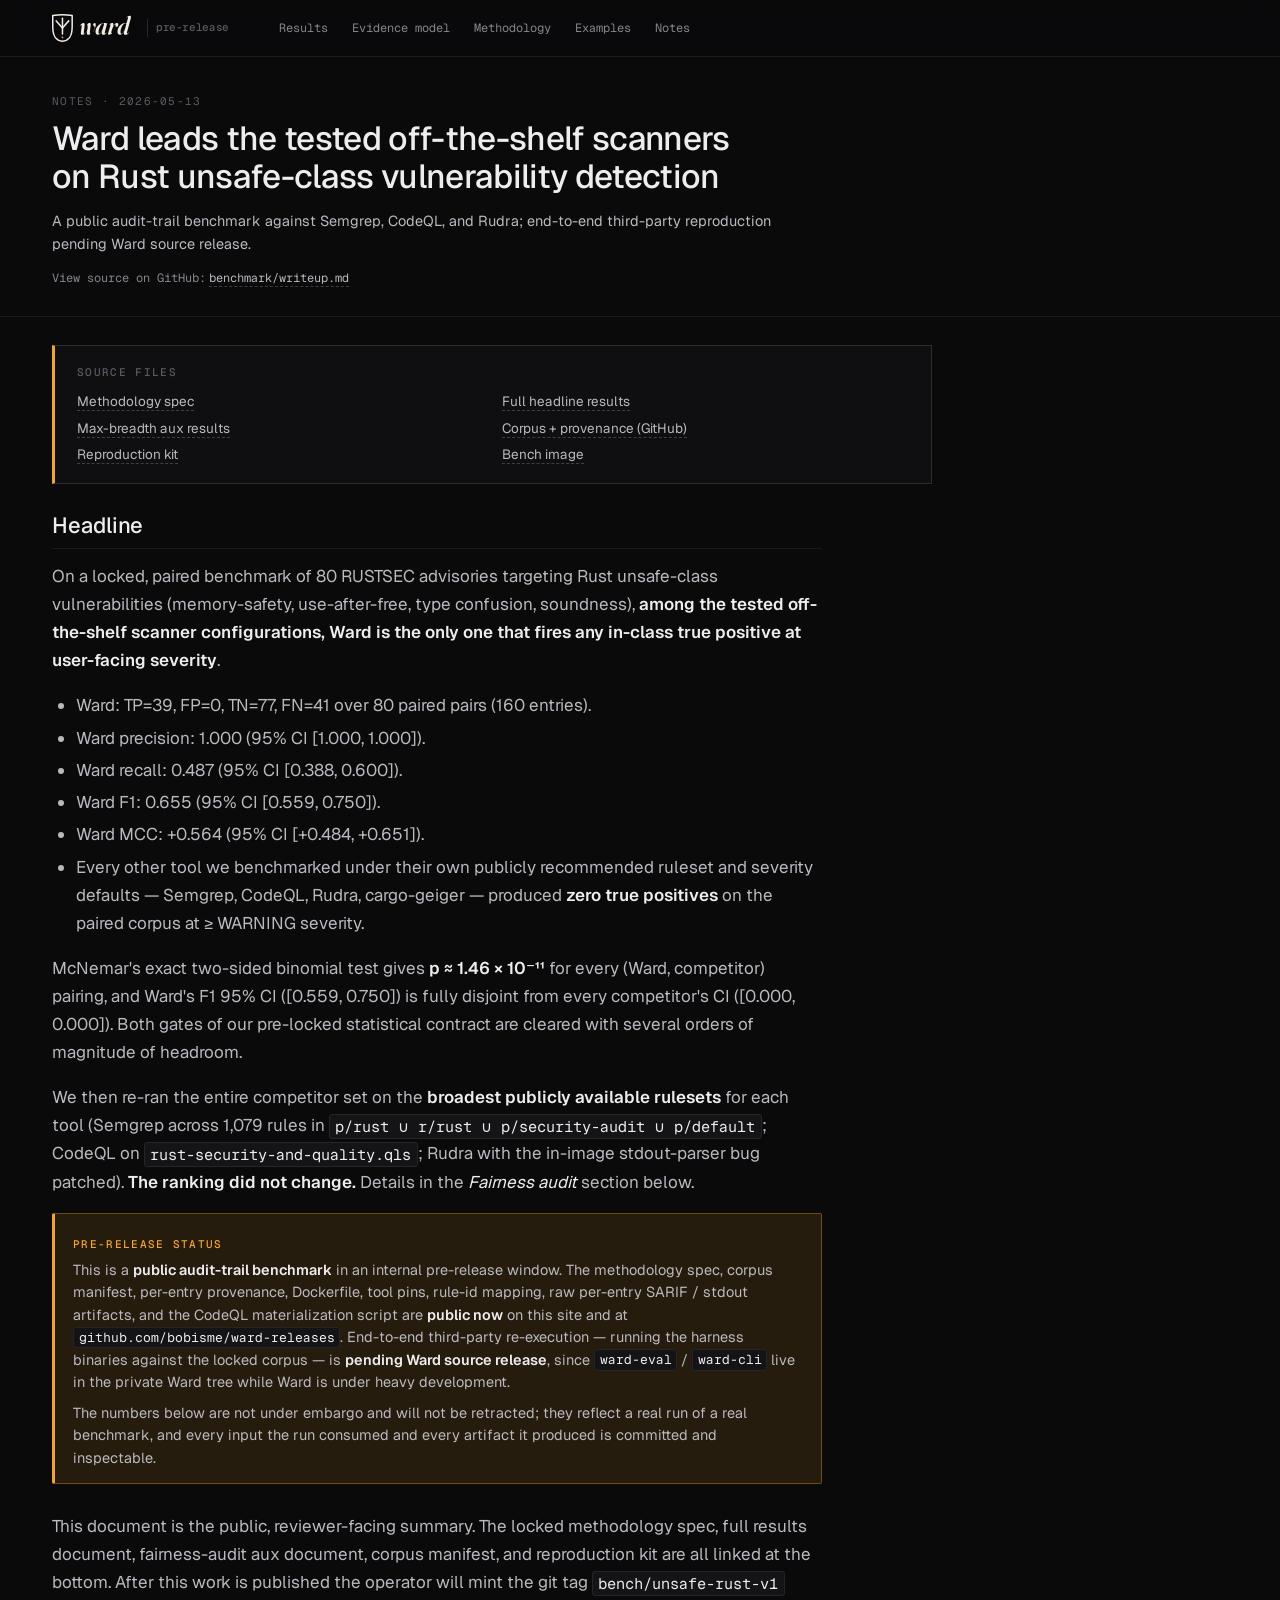
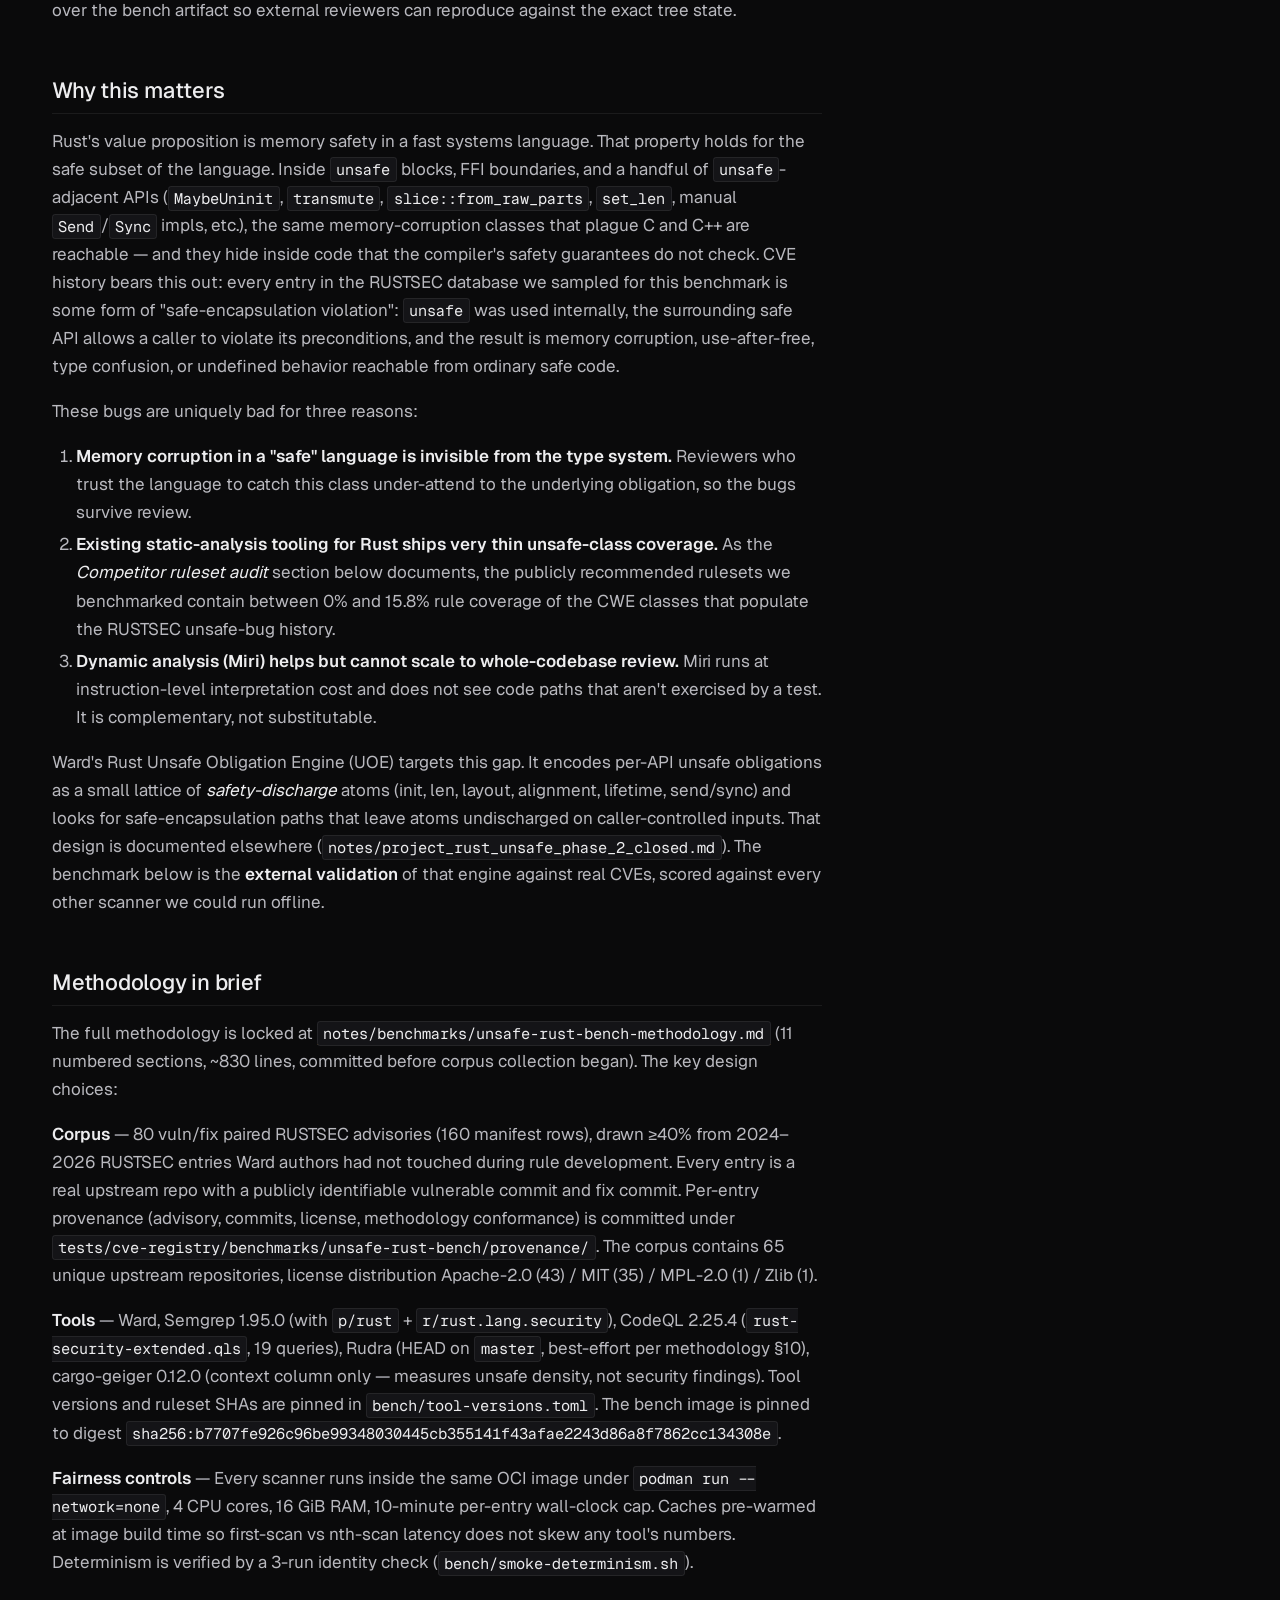
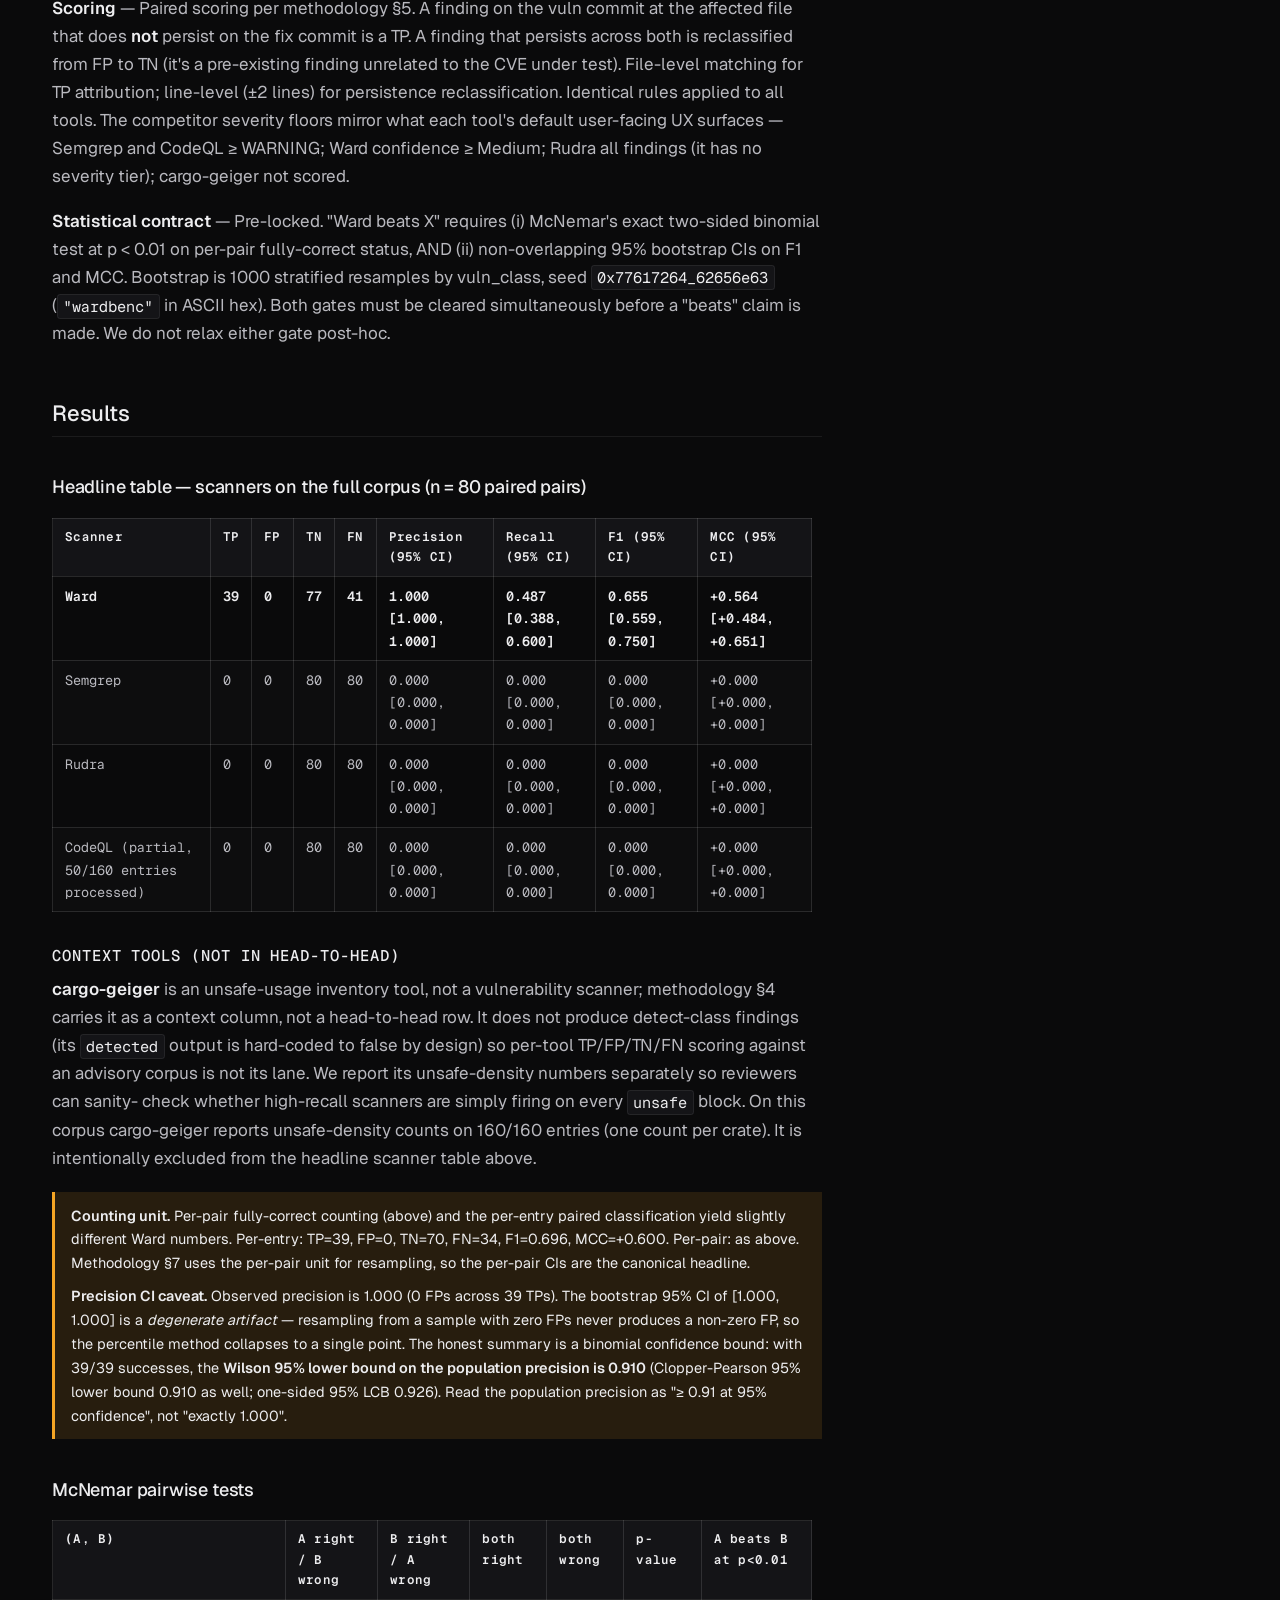
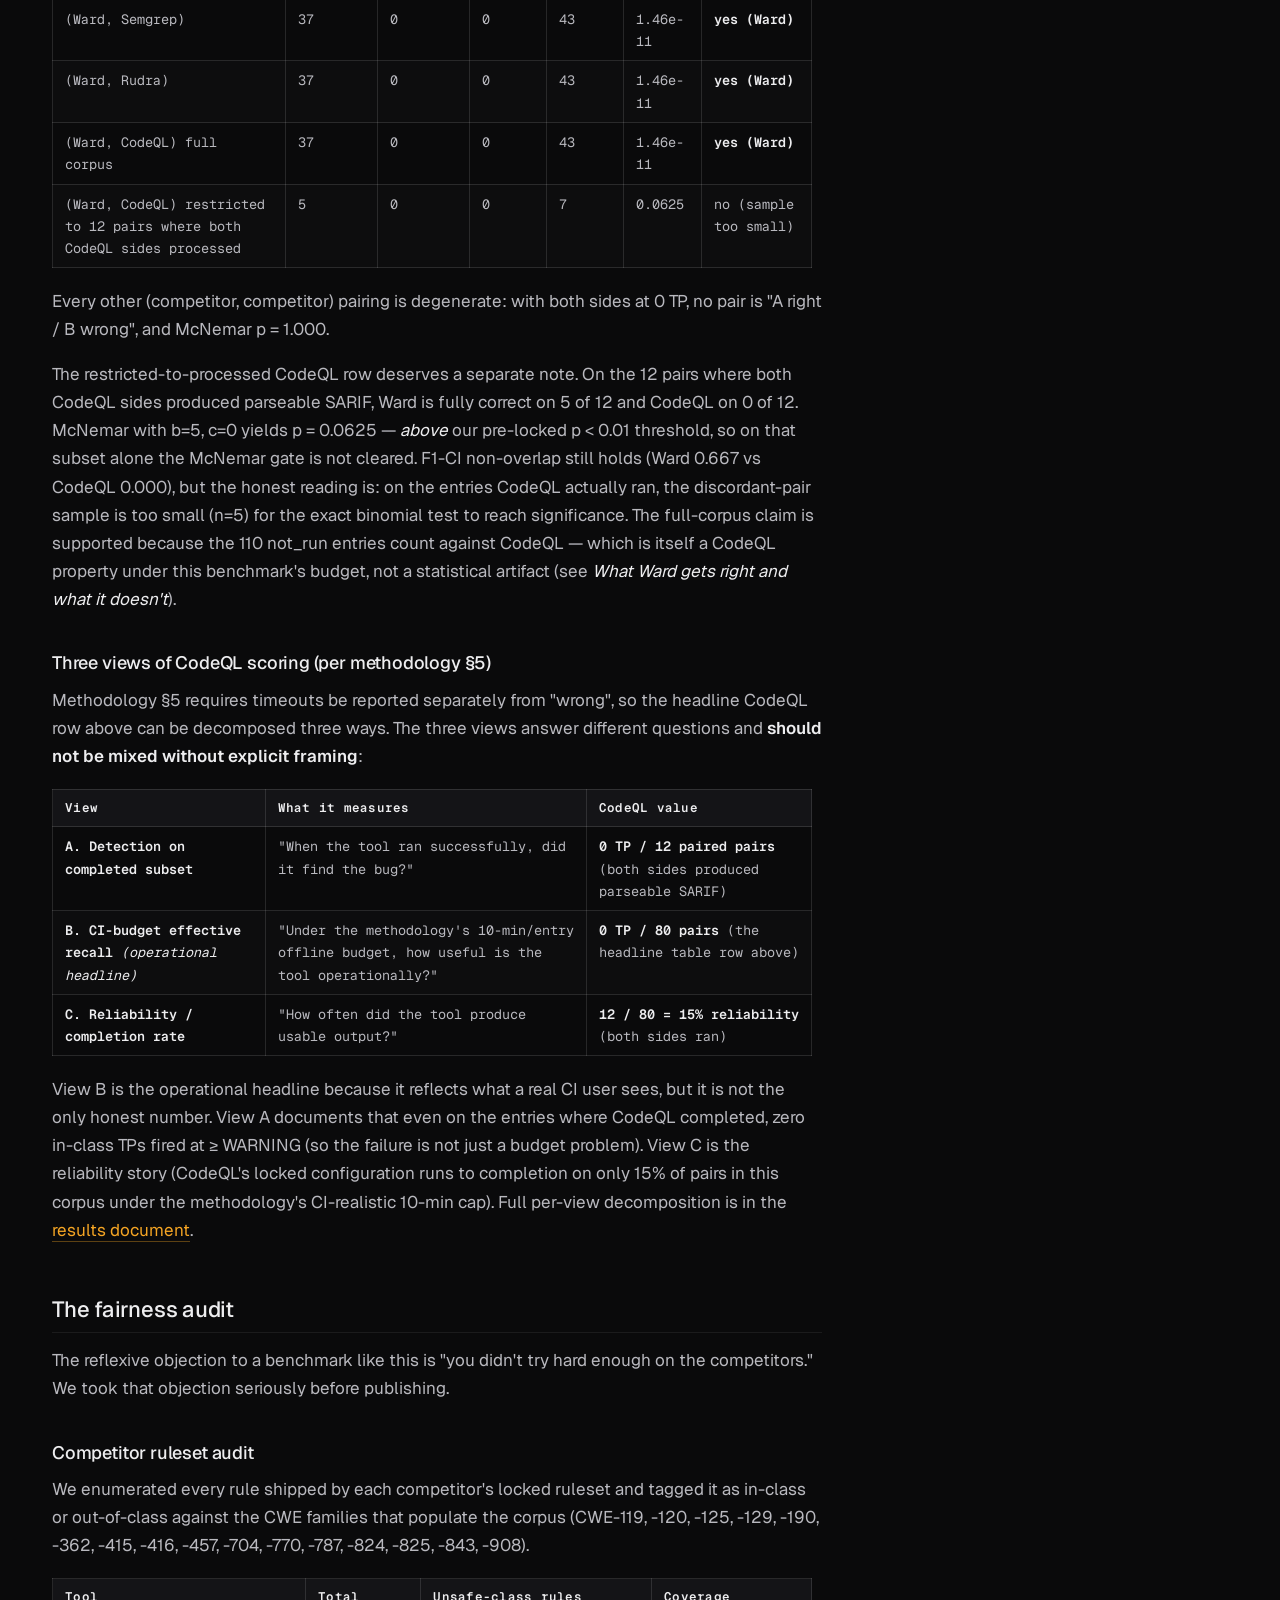
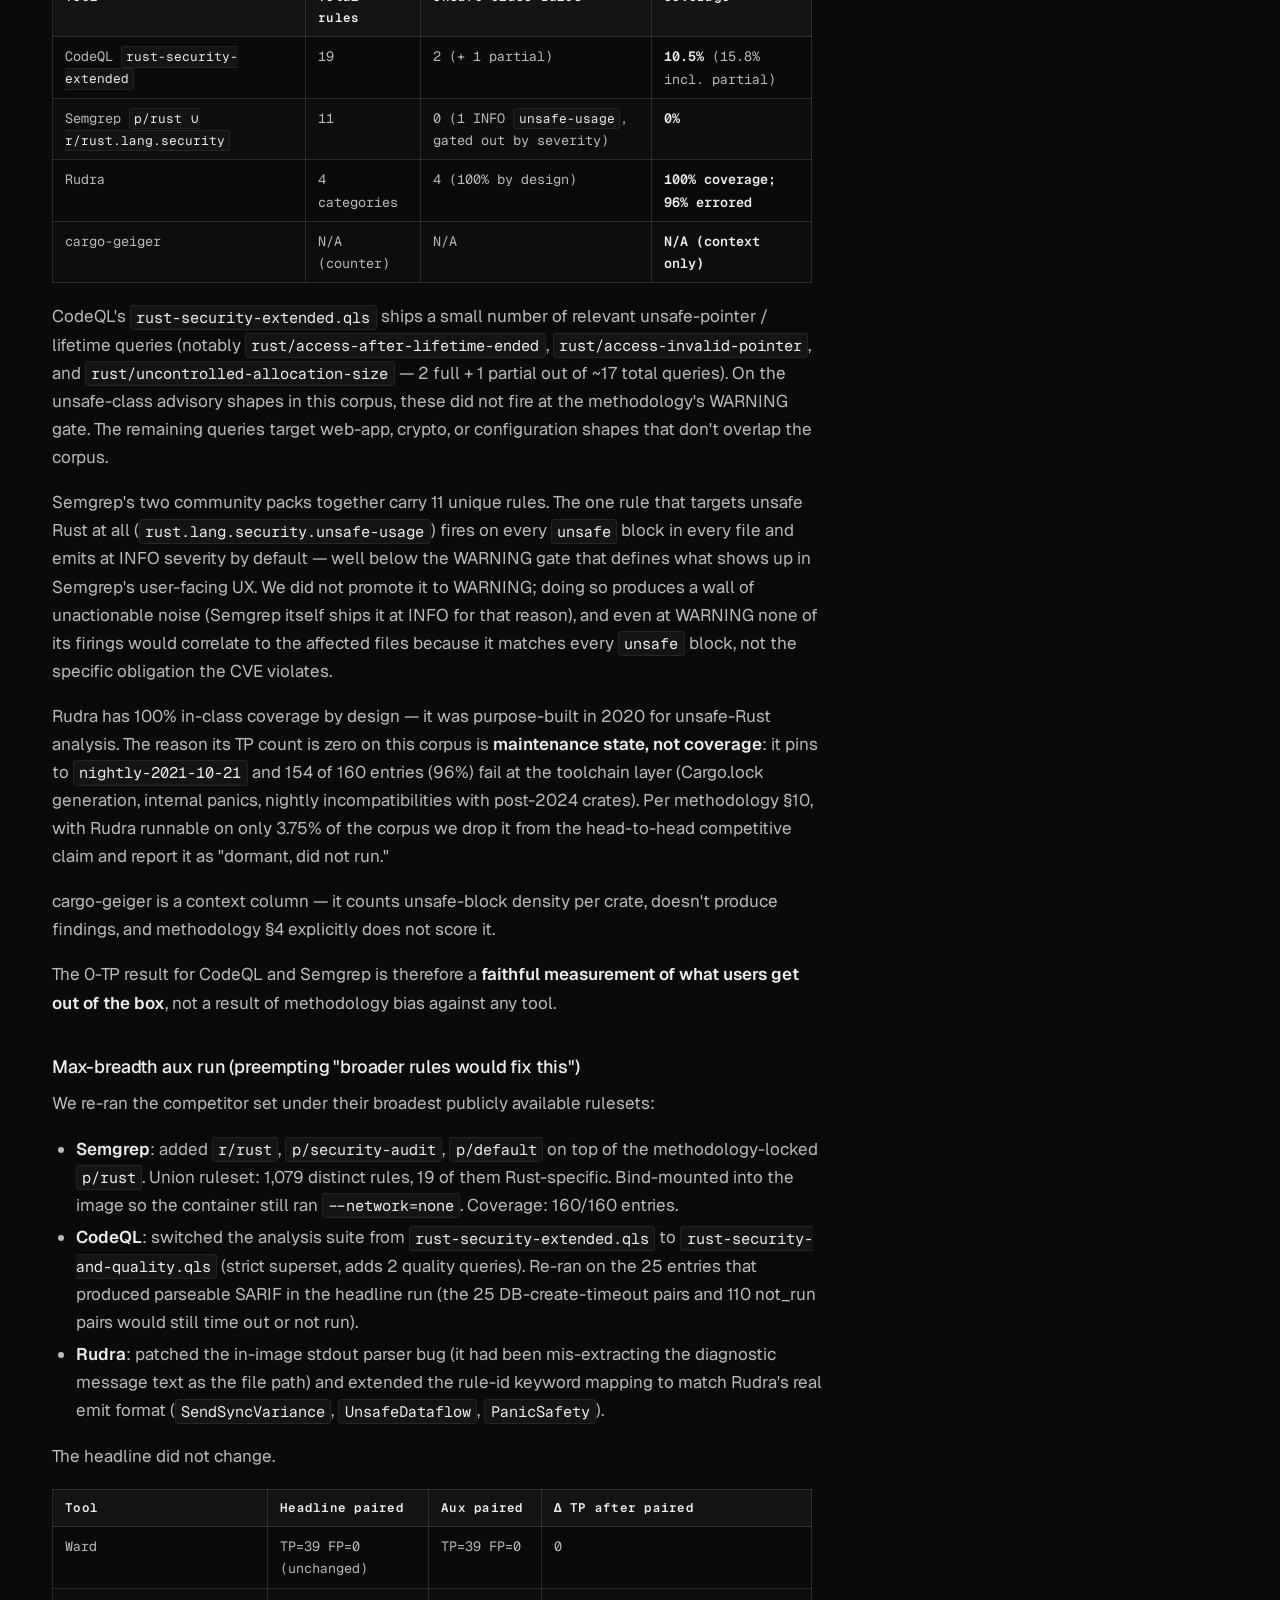
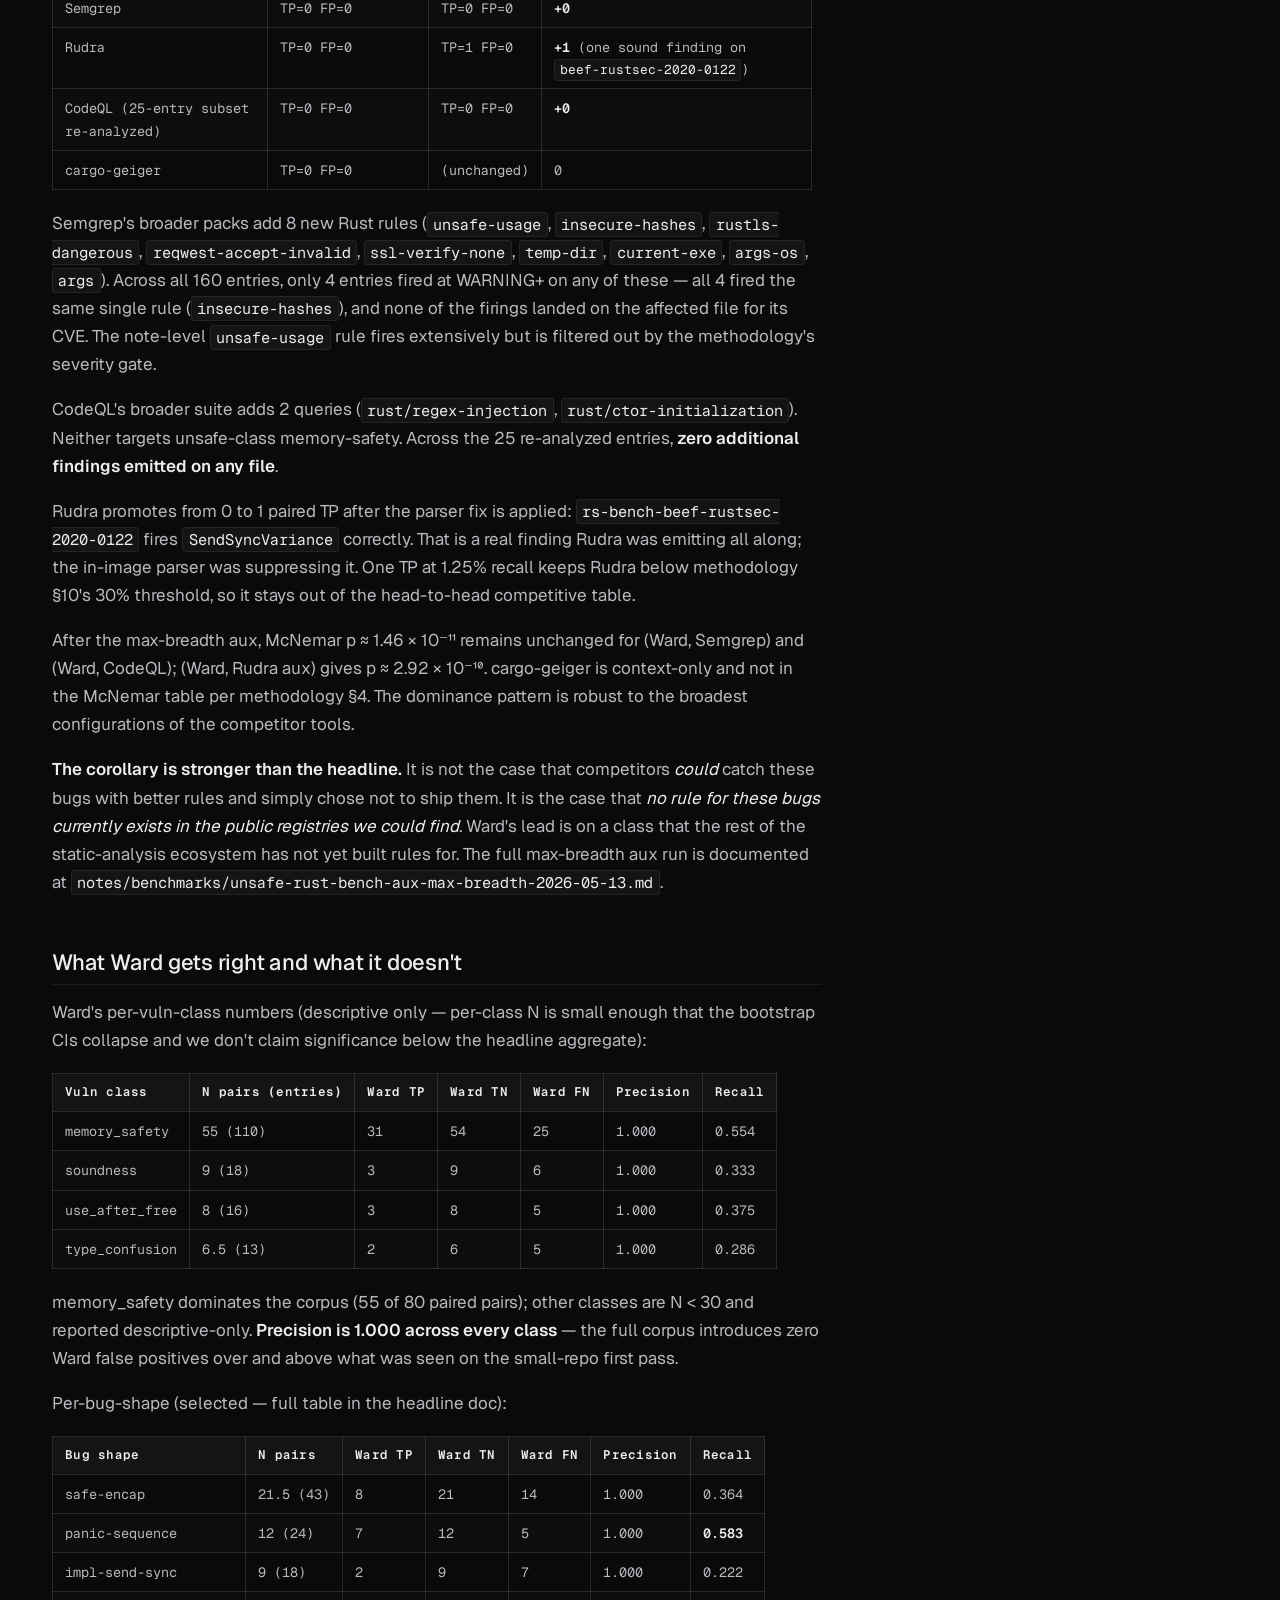
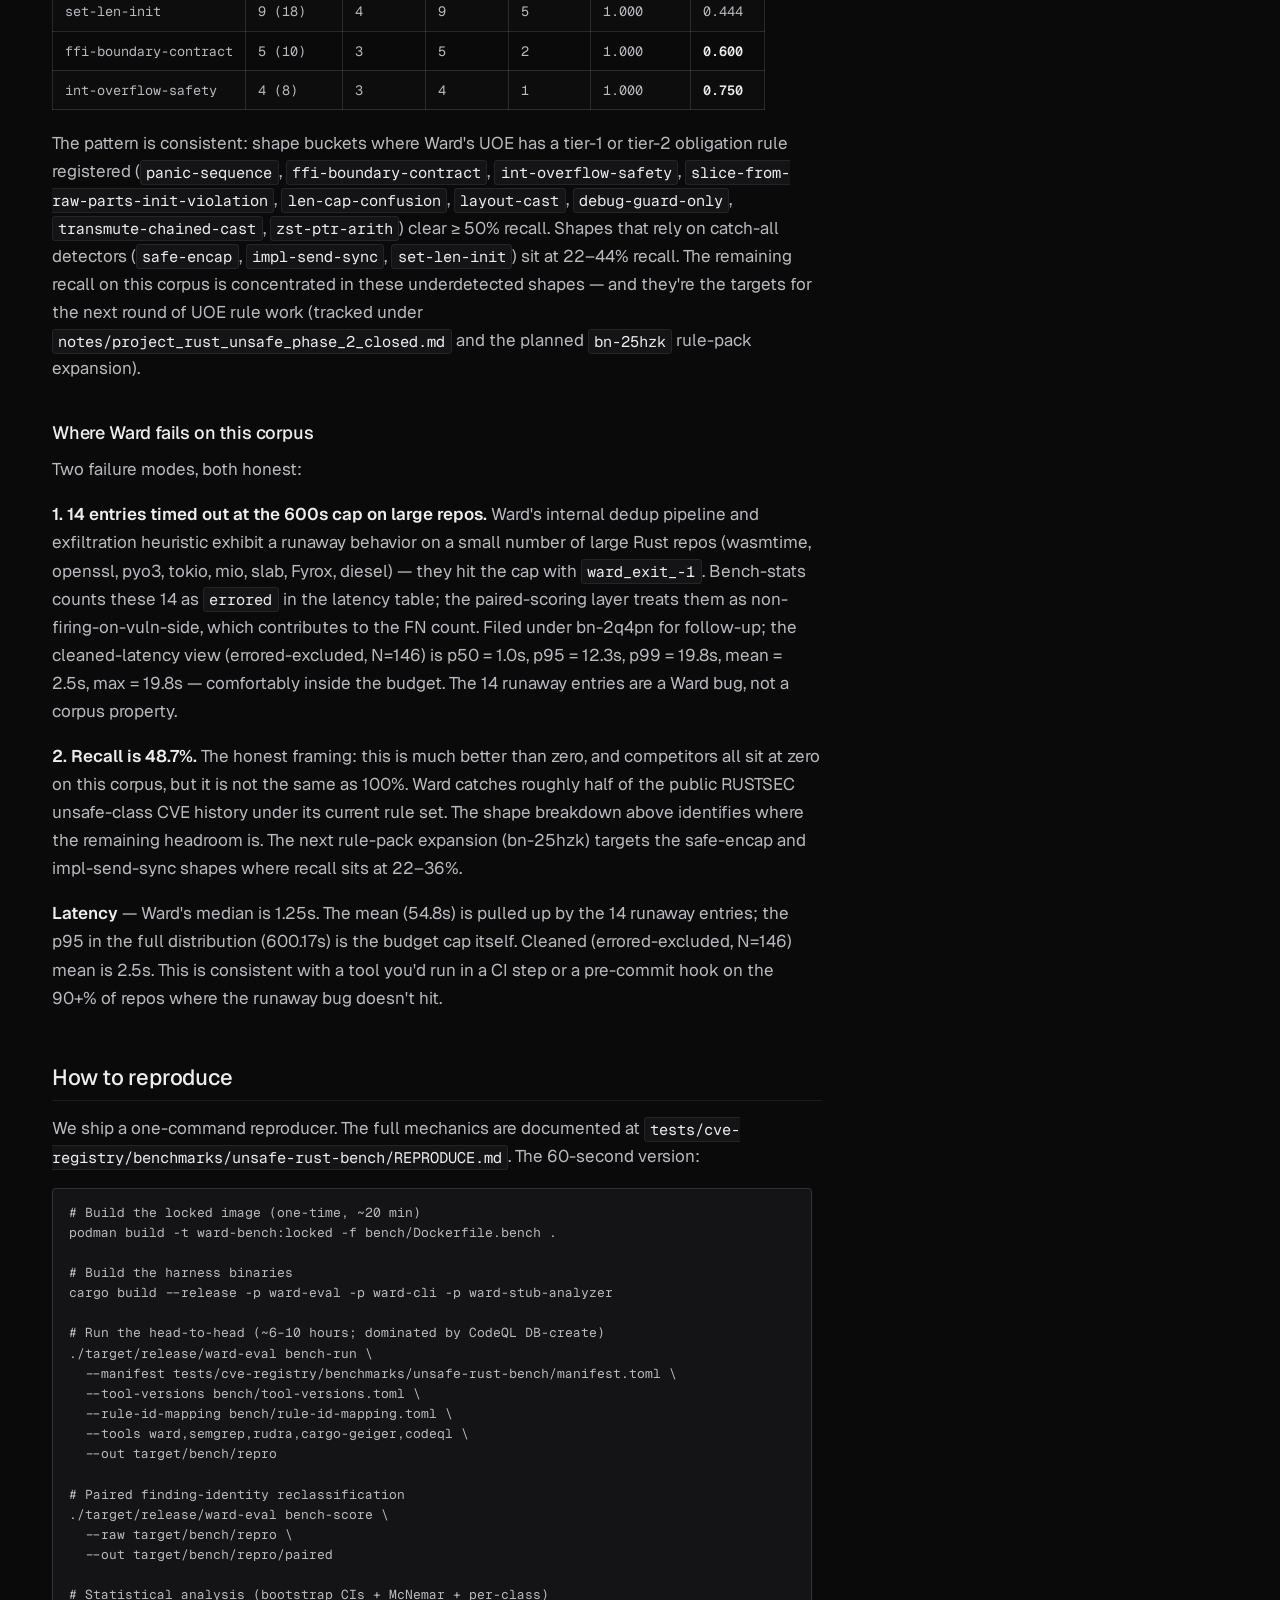
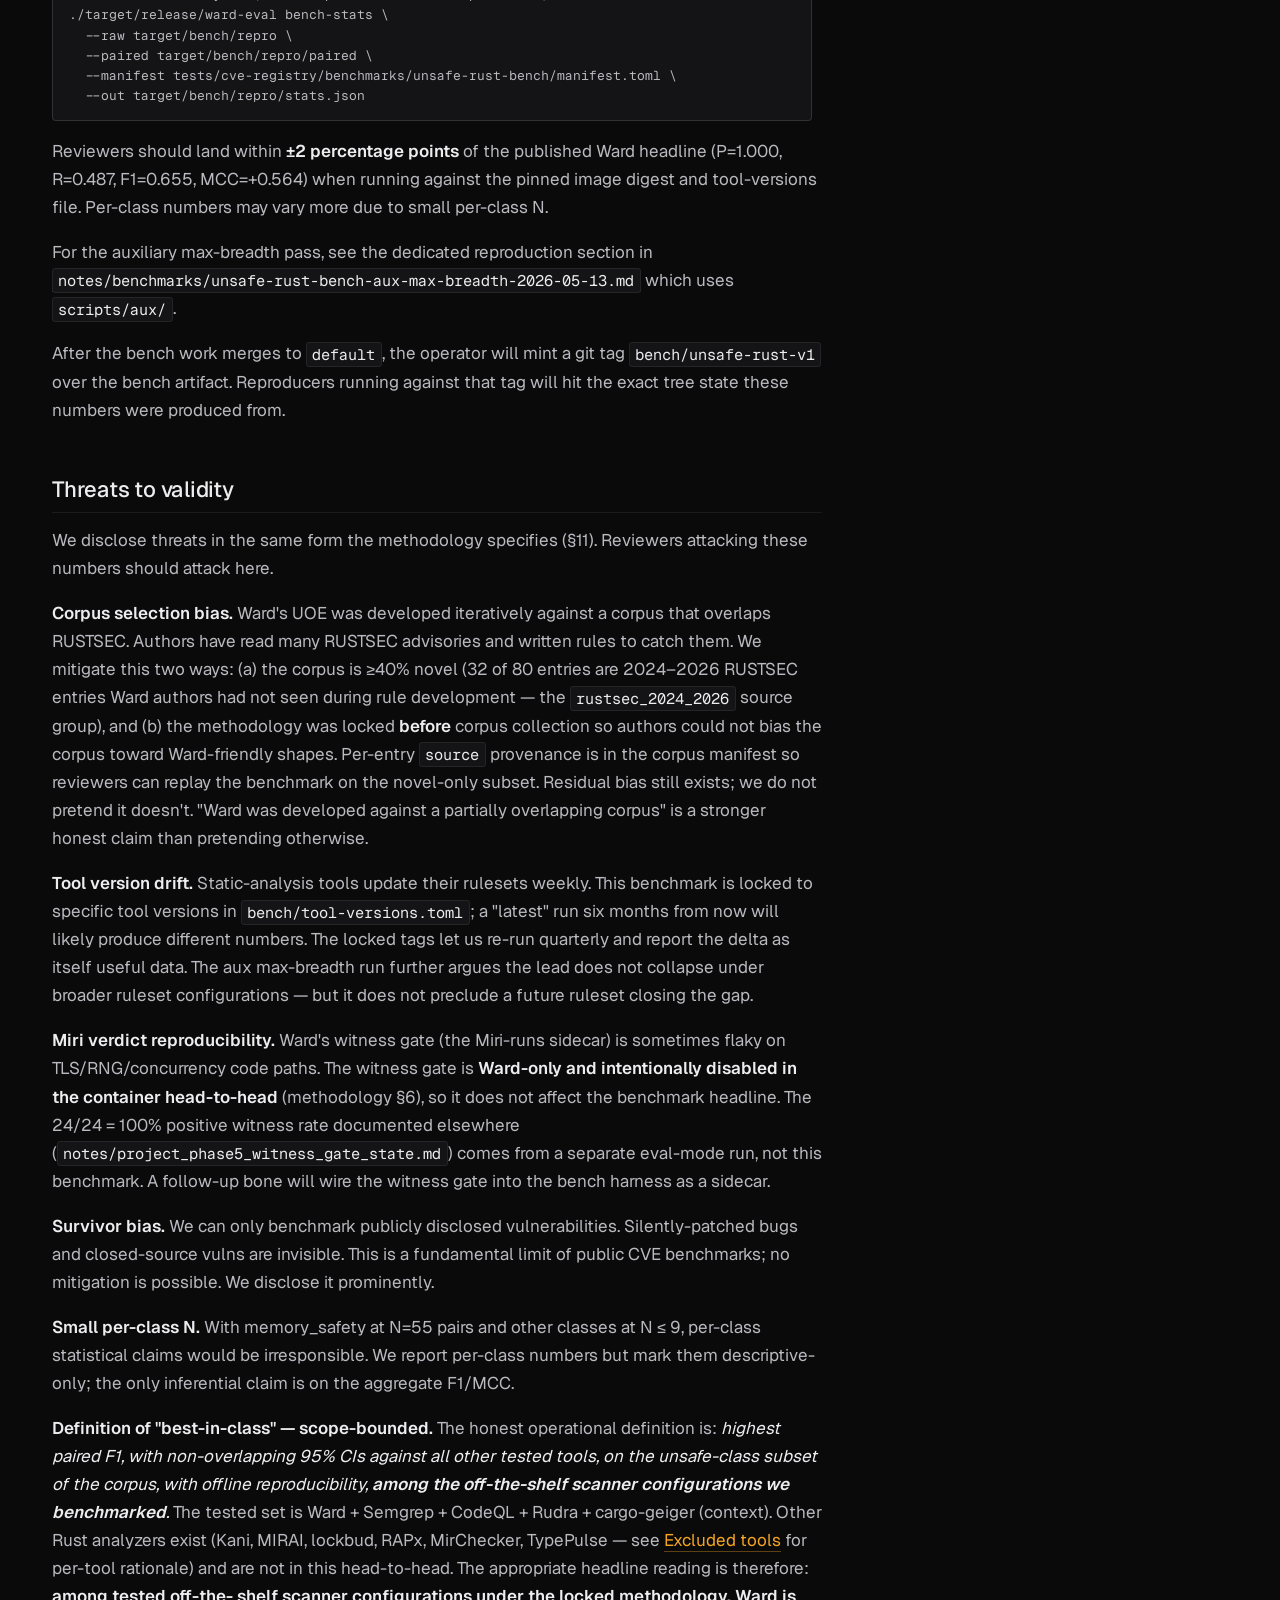
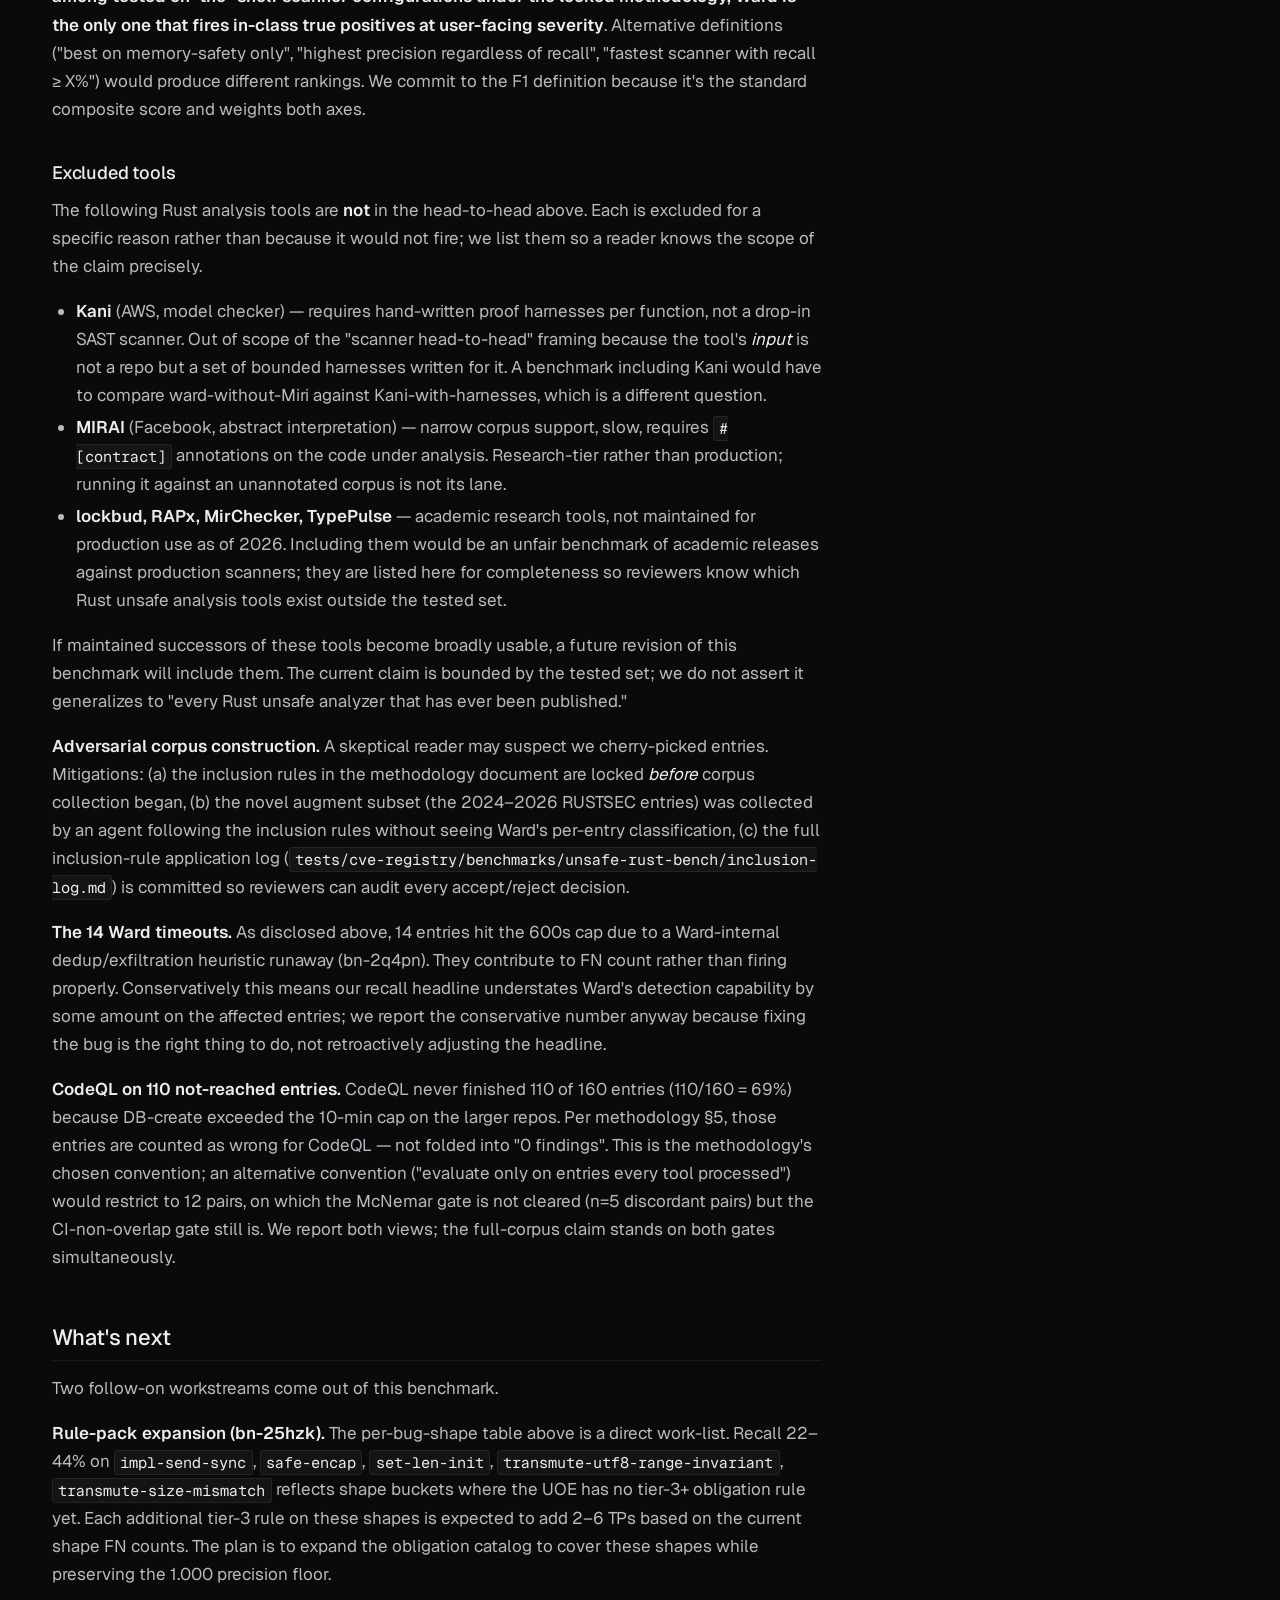
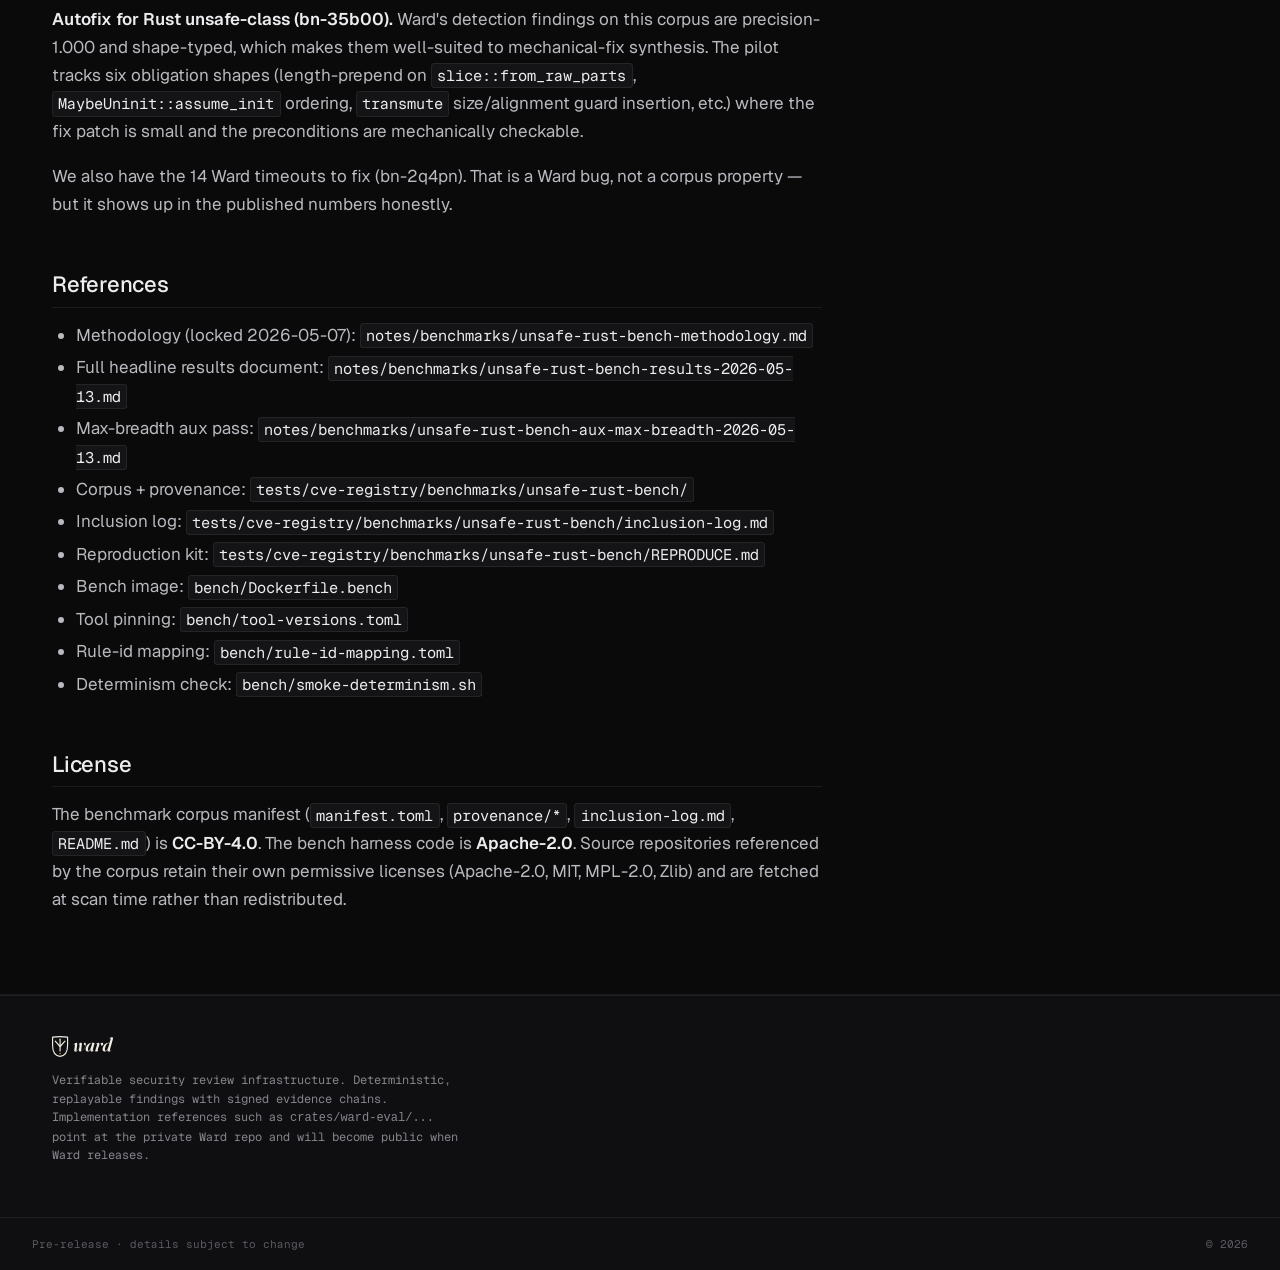
<file: notes/unsafe-rust-benchmark.html>
<!doctype html>
<html lang="en">
  <head>
    <meta charset="utf-8" />
    <meta name="viewport" content="width=device-width, initial-scale=1" />
    <title>Ward leads the tested off-the-shelf scanners on Rust unsafe-class vulnerability detection — Ward</title>
    <meta name="description" content="Public writeup of the 80-pair unsafe-Rust benchmark — among tested off-the-shelf scanner configurations, Ward is the only one that fires in-class true positives at user-facing severity. F1=0.655, MCC=+0.564, McNemar p ≈ 1.46 × 10⁻¹¹. Internal pre-release benchmark." />

    <link rel="preconnect" href="https://fonts.googleapis.com" />
    <link rel="preconnect" href="https://fonts.gstatic.com" crossorigin />
    <link
      href="https://fonts.googleapis.com/css2?family=Geist:wght@400;500;600&family=Geist+Mono:wght@400;500&family=Fraunces:opsz,wght@9..144,400;9..144,500;9..144,600&display=swap"
      rel="stylesheet"
    />
    <link rel="icon" type="image/svg+xml" href="../favicon.svg" />
    <link rel="stylesheet" href="../styles.css" />
  </head>
  <body>
    <header class="nav">
      <div class="nav-inner">
        <div class="brand">
          <a href="../index.html" aria-label="Ward home">
            <img src="../ward-with-word.svg" alt="Ward" />
          </a>
          <span class="nav-ver">pre-release</span>
        </div>
        <nav class="nav-links">
          <a href="../index.html#benchmark">Results</a>
          <a href="../index.html#how">Evidence model</a>
          <a href="../index.html#methodology">Methodology</a>
          <a href="../examples.html">Examples</a>
          <a href="index.html">Notes</a>
        </nav>
      </div>
    </header>

    <section class="page-title">
      <div class="page-title-inner">
        <div class="page-title-eyebrow">Notes · 2026-05-13</div>
        <h1 class="page-title-h">Ward leads the tested off-the-shelf scanners on Rust unsafe-class vulnerability detection</h1>
        <p class="page-title-sub">A public audit-trail benchmark against Semgrep, CodeQL, and Rudra; end-to-end third-party reproduction pending Ward source release.</p>
        <p class="note-gh-link"><span class="mono">View source on GitHub:</span> <a href="https://github.com/bobisme/ward-releases/blob/main/benchmark/writeup.md"><code>benchmark/writeup.md</code></a></p>
      </div>
    </section>

    <main class="note-main">
      <div class="note-main-inner">
        
<aside class="note-source-aside">
  <h3>Source files</h3>
  <ul>
    <li><a href="unsafe-rust-bench-methodology.html">Methodology spec</a></li>
    <li><a href="unsafe-rust-bench-results.html">Full headline results</a></li>
    <li><a href="unsafe-rust-bench-aux-max-breadth.html">Max-breadth aux results</a></li>
    <li><a href="https://github.com/bobisme/ward-releases/tree/main/benchmark/corpus">Corpus + provenance (GitHub)</a></li>
    <li><a href="https://github.com/bobisme/ward-releases/blob/main/benchmark/corpus/REPRODUCE.md">Reproduction kit</a></li>
    <li><a href="https://github.com/bobisme/ward-releases/blob/main/benchmark/bench/Dockerfile.bench">Bench image</a></li>
  </ul>
</aside>

        <article class="note-body">
<h2 id="headline">Headline</h2>
<p>On a locked, paired benchmark of 80 RUSTSEC advisories targeting Rust
unsafe-class vulnerabilities (memory-safety, use-after-free, type
confusion, soundness), <strong>among the tested off-the-shelf scanner configurations,
Ward is the only one that fires any in-class true positive at user-facing severity</strong>.</p>
<ul>
<li>Ward: TP=39, FP=0, TN=77, FN=41 over 80 paired pairs (160 entries).</li>
<li>Ward precision: 1.000 (95% CI [1.000, 1.000]).</li>
<li>Ward recall: 0.487 (95% CI [0.388, 0.600]).</li>
<li>Ward F1: 0.655 (95% CI [0.559, 0.750]).</li>
<li>Ward MCC: +0.564 (95% CI [+0.484, +0.651]).</li>
<li>Every other tool we benchmarked under their own publicly
  recommended ruleset and severity defaults — Semgrep, CodeQL, Rudra,
  cargo-geiger — produced <strong>zero true positives</strong> on the paired corpus
  at ≥ WARNING severity.</li>
</ul>
<p>McNemar's exact two-sided binomial test gives <strong>p ≈ 1.46 × 10⁻¹¹</strong> for
every (Ward, competitor) pairing, and Ward's F1 95% CI ([0.559, 0.750])
is fully disjoint from every competitor's CI ([0.000, 0.000]). Both
gates of our pre-locked statistical contract are cleared with several
orders of magnitude of headroom.</p>
<p>We then re-ran the entire competitor set on the <strong>broadest publicly
available rulesets</strong> for each tool (Semgrep across 1,079 rules in
<code>p/rust ∪ r/rust ∪ p/security-audit ∪ p/default</code>; CodeQL on
<code>rust-security-and-quality.qls</code>; Rudra with the in-image stdout-parser
bug patched). <strong>The ranking did not change.</strong> Details in the
<em>Fairness audit</em> section below.</p>
<aside class="note-callout" aria-label="Pre-release status">
  <span class="note-callout-eyebrow">Pre-release status</span>
  <p>This is a <strong>public audit-trail benchmark</strong> in an internal pre-release window. The methodology spec, corpus manifest, per-entry provenance, Dockerfile, tool pins, rule-id mapping, raw per-entry SARIF / stdout artifacts, and the CodeQL materialization script are <strong>public now</strong> on this site and at <a href="https://github.com/bobisme/ward-releases/tree/main/benchmark"><code>github.com/bobisme/ward-releases</code></a>. End-to-end third-party re-execution — running the harness binaries against the locked corpus — is <strong>pending Ward source release</strong>, since <code>ward-eval</code> / <code>ward-cli</code> live in the private Ward tree while Ward is under heavy development.</p>
  <p>The numbers below are not under embargo and will not be retracted; they reflect a real run of a real benchmark, and every input the run consumed and every artifact it produced is committed and inspectable.</p>
</aside>
<p>This document is the public, reviewer-facing summary. The locked
methodology spec, full results document, fairness-audit aux document,
corpus manifest, and reproduction kit are all linked at the bottom.
After this work is published the operator will mint the git tag
<code>bench/unsafe-rust-v1</code> over the bench artifact so external reviewers
can reproduce against the exact tree state.</p>
<h2 id="why-this-matters">Why this matters</h2>
<p>Rust's value proposition is memory safety in a fast systems language.
That property holds for the safe subset of the language. Inside
<code>unsafe</code> blocks, FFI boundaries, and a handful of <code>unsafe</code>-adjacent
APIs (<code>MaybeUninit</code>, <code>transmute</code>, <code>slice::from_raw_parts</code>,
<code>set_len</code>, manual <code>Send</code>/<code>Sync</code> impls, etc.), the same memory-corruption
classes that plague C and C++ are reachable — and they hide inside code
that the compiler's safety guarantees do not check. CVE history bears
this out: every entry in the RUSTSEC database we sampled for this
benchmark is some form of "safe-encapsulation violation":
<code>unsafe</code> was used internally, the surrounding safe API allows a caller
to violate its preconditions, and the result is memory corruption,
use-after-free, type confusion, or undefined behavior reachable from
ordinary safe code.</p>
<p>These bugs are uniquely bad for three reasons:</p>
<ol>
<li><strong>Memory corruption in a "safe" language is invisible from the type
   system.</strong> Reviewers who trust the language to catch this class
   under-attend to the underlying obligation, so the bugs survive
   review.</li>
<li><strong>Existing static-analysis tooling for Rust ships very thin
   unsafe-class coverage.</strong> As the <em>Competitor ruleset audit</em> section
   below documents, the publicly recommended rulesets we benchmarked
   contain between 0% and 15.8% rule coverage of the CWE classes that
   populate the RUSTSEC unsafe-bug history.</li>
<li><strong>Dynamic analysis (Miri) helps but cannot scale to whole-codebase
   review.</strong> Miri runs at instruction-level interpretation cost and
   does not see code paths that aren't exercised by a test. It is
   complementary, not substitutable.</li>
</ol>
<p>Ward's Rust Unsafe Obligation Engine (UOE) targets this gap. It
encodes per-API unsafe obligations as a small lattice of
<em>safety-discharge</em> atoms (init, len, layout, alignment, lifetime,
send/sync) and looks for safe-encapsulation paths that leave atoms
undischarged on caller-controlled inputs. That design is documented
elsewhere (<code>notes/project_rust_unsafe_phase_2_closed.md</code>). The
benchmark below is the <strong>external validation</strong> of that engine against
real CVEs, scored against every other scanner we could run offline.</p>
<h2 id="methodology-in-brief">Methodology in brief</h2>
<p>The full methodology is locked at
<a href="unsafe-rust-bench-methodology.html"><code>notes/benchmarks/unsafe-rust-bench-methodology.md</code></a>
(11 numbered sections, ~830 lines, committed before corpus collection
began). The key design choices:</p>
<p><strong>Corpus</strong> — 80 vuln/fix paired RUSTSEC advisories (160 manifest
rows), drawn ≥40% from 2024–2026 RUSTSEC entries Ward authors had
not touched during rule development. Every entry is a real upstream
repo with a publicly identifiable vulnerable commit and fix commit.
Per-entry provenance (advisory, commits, license, methodology
conformance) is committed under
<a href="https://github.com/bobisme/ward-releases/tree/main/benchmark/corpus/provenance"><code>tests/cve-registry/benchmarks/unsafe-rust-bench/provenance/</code></a>.
The corpus contains 65 unique upstream repositories, license
distribution Apache-2.0 (43) / MIT (35) / MPL-2.0 (1) / Zlib (1).</p>
<p><strong>Tools</strong> — Ward, Semgrep 1.95.0 (with <code>p/rust</code> + <code>r/rust.lang.security</code>),
CodeQL 2.25.4 (<code>rust-security-extended.qls</code>, 19 queries), Rudra (HEAD
on <code>master</code>, best-effort per methodology §10), cargo-geiger 0.12.0
(context column only — measures unsafe density, not security findings).
Tool versions and ruleset SHAs are pinned in
<a href="https://github.com/bobisme/ward-releases/blob/main/benchmark/bench/tool-versions.toml"><code>bench/tool-versions.toml</code></a>. The
bench image is pinned to digest
<code>sha256:b7707fe926c96be99348030445cb355141f43afae2243d86a8f7862cc134308e</code>.</p>
<p><strong>Fairness controls</strong> — Every scanner runs inside the same OCI image
under <code>podman run --network=none</code>, 4 CPU cores, 16 GiB RAM, 10-minute
per-entry wall-clock cap. Caches pre-warmed at image build time so
first-scan vs nth-scan latency does not skew any tool's numbers.
Determinism is verified by a 3-run identity check
(<a href="https://github.com/bobisme/ward-releases/blob/main/benchmark/bench/smoke-determinism.sh"><code>bench/smoke-determinism.sh</code></a>).</p>
<p><strong>Scoring</strong> — Paired scoring per methodology §5. A finding on the
vuln commit at the affected file that does <strong>not</strong> persist on the fix
commit is a TP. A finding that persists across both is reclassified
from FP to TN (it's a pre-existing finding unrelated to the CVE under
test). File-level matching for TP attribution; line-level (±2 lines)
for persistence reclassification. Identical rules applied to all
tools. The competitor severity floors mirror what each tool's default
user-facing UX surfaces — Semgrep and CodeQL ≥ WARNING; Ward
confidence ≥ Medium; Rudra all findings (it has no severity tier);
cargo-geiger not scored.</p>
<p><strong>Statistical contract</strong> — Pre-locked. "Ward beats X" requires (i)
McNemar's exact two-sided binomial test at p &lt; 0.01 on per-pair
fully-correct status, AND (ii) non-overlapping 95% bootstrap CIs on
F1 and MCC. Bootstrap is 1000 stratified resamples by vuln_class,
seed <code>0x77617264_62656e63</code> (<code>"wardbenc"</code> in ASCII hex). Both gates
must be cleared simultaneously before a "beats" claim is made. We do
not relax either gate post-hoc.</p>
<h2 id="results">Results</h2>
<h3 id="headline-table-full-corpus-n-80-paired-pairs">Headline table — scanners on the full corpus (n = 80 paired pairs)</h3>
<table>
<thead>
<tr>
<th>Scanner</th>
<th>TP</th>
<th>FP</th>
<th>TN</th>
<th>FN</th>
<th>Precision (95% CI)</th>
<th>Recall (95% CI)</th>
<th>F1 (95% CI)</th>
<th>MCC (95% CI)</th>
</tr>
</thead>
<tbody>
<tr>
<td><strong>Ward</strong></td>
<td><strong>39</strong></td>
<td><strong>0</strong></td>
<td><strong>77</strong></td>
<td><strong>41</strong></td>
<td><strong>1.000 [1.000, 1.000]</strong></td>
<td><strong>0.487 [0.388, 0.600]</strong></td>
<td><strong>0.655 [0.559, 0.750]</strong></td>
<td><strong>+0.564 [+0.484, +0.651]</strong></td>
</tr>
<tr>
<td>Semgrep</td>
<td>0</td>
<td>0</td>
<td>80</td>
<td>80</td>
<td>0.000 [0.000, 0.000]</td>
<td>0.000 [0.000, 0.000]</td>
<td>0.000 [0.000, 0.000]</td>
<td>+0.000 [+0.000, +0.000]</td>
</tr>
<tr>
<td>Rudra</td>
<td>0</td>
<td>0</td>
<td>80</td>
<td>80</td>
<td>0.000 [0.000, 0.000]</td>
<td>0.000 [0.000, 0.000]</td>
<td>0.000 [0.000, 0.000]</td>
<td>+0.000 [+0.000, +0.000]</td>
</tr>
<tr>
<td>CodeQL (partial, 50/160 entries processed)</td>
<td>0</td>
<td>0</td>
<td>80</td>
<td>80</td>
<td>0.000 [0.000, 0.000]</td>
<td>0.000 [0.000, 0.000]</td>
<td>0.000 [0.000, 0.000]</td>
<td>+0.000 [+0.000, +0.000]</td>
</tr>
</tbody>
</table>

<h4>Context tools (not in head-to-head)</h4>
<p><strong>cargo-geiger</strong> is an unsafe-usage inventory tool, not a
vulnerability scanner; methodology §4 carries it as a context column,
not a head-to-head row. It does not produce detect-class findings
(its <code>detected</code> output is hard-coded to false by design) so per-tool
TP/FP/TN/FN scoring against an advisory corpus is not its lane. We
report its unsafe-density numbers separately so reviewers can sanity-
check whether high-recall scanners are simply firing on every
<code>unsafe</code> block. On this corpus cargo-geiger reports unsafe-density
counts on 160/160 entries (one count per crate). It is intentionally
excluded from the headline scanner table above.</p>
<blockquote>
<p><strong>Counting unit.</strong> Per-pair fully-correct counting (above) and the
per-entry paired classification yield slightly different Ward
numbers. Per-entry: TP=39, FP=0, TN=70, FN=34, F1=0.696,
MCC=+0.600. Per-pair: as above. Methodology §7 uses the per-pair
unit for resampling, so the per-pair CIs are the canonical headline.</p>
<p><strong>Precision CI caveat.</strong> Observed precision is 1.000 (0 FPs across
39 TPs). The bootstrap 95% CI of [1.000, 1.000] is a <em>degenerate
artifact</em> — resampling from a sample with zero FPs never produces a
non-zero FP, so the percentile method collapses to a single point.
The honest summary is a binomial confidence bound: with 39/39
successes, the <strong>Wilson 95% lower bound on the population precision
is 0.910</strong> (Clopper-Pearson 95% lower bound 0.910 as well; one-sided
95% LCB 0.926). Read the population precision as "≥ 0.91 at 95%
confidence", not "exactly 1.000".</p>
</blockquote>
<h3 id="mcnemar-pairwise-tests">McNemar pairwise tests</h3>
<table>
<thead>
<tr>
<th>(A, B)</th>
<th>A right / B wrong</th>
<th>B right / A wrong</th>
<th>both right</th>
<th>both wrong</th>
<th>p-value</th>
<th>A beats B at p&lt;0.01</th>
</tr>
</thead>
<tbody>
<tr>
<td>(Ward, Semgrep)</td>
<td>37</td>
<td>0</td>
<td>0</td>
<td>43</td>
<td>1.46e-11</td>
<td><strong>yes (Ward)</strong></td>
</tr>
<tr>
<td>(Ward, Rudra)</td>
<td>37</td>
<td>0</td>
<td>0</td>
<td>43</td>
<td>1.46e-11</td>
<td><strong>yes (Ward)</strong></td>
</tr>
<tr>
<td>(Ward, CodeQL) full corpus</td>
<td>37</td>
<td>0</td>
<td>0</td>
<td>43</td>
<td>1.46e-11</td>
<td><strong>yes (Ward)</strong></td>
</tr>
<tr>
<td>(Ward, CodeQL) restricted to 12 pairs where both CodeQL sides processed</td>
<td>5</td>
<td>0</td>
<td>0</td>
<td>7</td>
<td>0.0625</td>
<td>no (sample too small)</td>
</tr>
</tbody>
</table>
<p>Every other (competitor, competitor) pairing is degenerate: with both
sides at 0 TP, no pair is "A right / B wrong", and McNemar p = 1.000.</p>
<p>The restricted-to-processed CodeQL row deserves a separate note. On
the 12 pairs where both CodeQL sides produced parseable SARIF, Ward
is fully correct on 5 of 12 and CodeQL on 0 of 12. McNemar with
b=5, c=0 yields p = 0.0625 — <em>above</em> our pre-locked p &lt; 0.01
threshold, so on that subset alone the McNemar gate is not cleared.
F1-CI non-overlap still holds (Ward 0.667 vs CodeQL 0.000), but the
honest reading is: on the entries CodeQL actually ran, the
discordant-pair sample is too small (n=5) for the exact binomial
test to reach significance. The full-corpus claim is supported
because the 110 not_run entries count against CodeQL — which is itself
a CodeQL property under this benchmark's budget, not a statistical
artifact (see <em>What Ward gets right and what it doesn't</em>).</p>

<h3 id="three-views-codeql">Three views of CodeQL scoring (per methodology §5)</h3>
<p>Methodology §5 requires timeouts be reported separately from "wrong",
so the headline CodeQL row above can be decomposed three ways. The
three views answer different questions and <strong>should not be mixed
without explicit framing</strong>:</p>
<table>
<thead>
<tr>
<th>View</th>
<th>What it measures</th>
<th>CodeQL value</th>
</tr>
</thead>
<tbody>
<tr>
<td><strong>A. Detection on completed subset</strong></td>
<td>"When the tool ran successfully, did it find the bug?"</td>
<td><strong>0 TP / 12 paired pairs</strong> (both sides produced parseable SARIF)</td>
</tr>
<tr>
<td><strong>B. CI-budget effective recall</strong> <em>(operational headline)</em></td>
<td>"Under the methodology's 10-min/entry offline budget, how useful is the tool operationally?"</td>
<td><strong>0 TP / 80 pairs</strong> (the headline table row above)</td>
</tr>
<tr>
<td><strong>C. Reliability / completion rate</strong></td>
<td>"How often did the tool produce usable output?"</td>
<td><strong>12 / 80 = 15% reliability</strong> (both sides ran)</td>
</tr>
</tbody>
</table>
<p>View B is the operational headline because it reflects what a real
CI user sees, but it is not the only honest number. View A
documents that even on the entries where CodeQL completed, zero
in-class TPs fired at ≥ WARNING (so the failure is not just a budget
problem). View C is the reliability story (CodeQL's locked
configuration runs to completion on only 15% of pairs in this corpus
under the methodology's CI-realistic 10-min cap). Full per-view
decomposition is in the
<a href="unsafe-rust-bench-results.html#three-views-codeql">results document</a>.</p>
<h2 id="the-fairness-audit">The fairness audit</h2>
<p>The reflexive objection to a benchmark like this is "you didn't try
hard enough on the competitors." We took that objection seriously
before publishing.</p>
<h3 id="competitor-ruleset-audit">Competitor ruleset audit</h3>
<p>We enumerated every rule shipped by each competitor's locked ruleset
and tagged it as in-class or out-of-class against the CWE families
that populate the corpus (CWE-119, -120, -125, -129, -190, -362, -415,
-416, -457, -704, -770, -787, -824, -825, -843, -908).</p>
<table>
<thead>
<tr>
<th>Tool</th>
<th>Total rules</th>
<th>Unsafe-class rules</th>
<th>Coverage</th>
</tr>
</thead>
<tbody>
<tr>
<td>CodeQL <code>rust-security-extended</code></td>
<td>19</td>
<td>2 (+ 1 partial)</td>
<td><strong>10.5%</strong> (15.8% incl. partial)</td>
</tr>
<tr>
<td>Semgrep <code>p/rust ∪ r/rust.lang.security</code></td>
<td>11</td>
<td>0 (1 INFO <code>unsafe-usage</code>, gated out by severity)</td>
<td><strong>0%</strong></td>
</tr>
<tr>
<td>Rudra</td>
<td>4 categories</td>
<td>4 (100% by design)</td>
<td><strong>100% coverage; 96% errored</strong></td>
</tr>
<tr>
<td>cargo-geiger</td>
<td>N/A (counter)</td>
<td>N/A</td>
<td><strong>N/A (context only)</strong></td>
</tr>
</tbody>
</table>
<p>CodeQL's <code>rust-security-extended.qls</code> ships a small number of
relevant unsafe-pointer / lifetime queries (notably
<code>rust/access-after-lifetime-ended</code>, <code>rust/access-invalid-pointer</code>,
and <code>rust/uncontrolled-allocation-size</code> — 2 full + 1 partial out
of ~17 total queries). On the unsafe-class advisory shapes in this
corpus, these did not fire at the methodology's WARNING gate. The
remaining queries target web-app, crypto, or configuration shapes
that don't overlap the corpus.</p>
<p>Semgrep's two community packs together carry 11 unique rules. The one
rule that targets unsafe Rust at all (<code>rust.lang.security.unsafe-usage</code>)
fires on every <code>unsafe</code> block in every file and emits at INFO severity
by default — well below the WARNING gate that defines what shows up
in Semgrep's user-facing UX. We did not promote it to WARNING; doing
so produces a wall of unactionable noise (Semgrep itself ships it at
INFO for that reason), and even at WARNING none of its firings would
correlate to the affected files because it matches every <code>unsafe</code>
block, not the specific obligation the CVE violates.</p>
<p>Rudra has 100% in-class coverage by design — it was purpose-built in
2020 for unsafe-Rust analysis. The reason its TP count is zero on this
corpus is <strong>maintenance state, not coverage</strong>: it pins to
<code>nightly-2021-10-21</code> and 154 of 160 entries (96%) fail at the
toolchain layer (Cargo.lock generation, internal panics, nightly
incompatibilities with post-2024 crates). Per methodology §10, with
Rudra runnable on only 3.75% of the corpus we drop it from the
head-to-head competitive claim and report it as "dormant, did not run."</p>
<p>cargo-geiger is a context column — it counts unsafe-block density per
crate, doesn't produce findings, and methodology §4 explicitly does
not score it.</p>
<p>The 0-TP result for CodeQL and Semgrep is therefore a <strong>faithful
measurement of what users get out of the box</strong>, not a result of
methodology bias against any tool.</p>
<h3 id="max-breadth-aux-run-preempting-broader-rules-would-fix-this">Max-breadth aux run (preempting "broader rules would fix this")</h3>
<p>We re-ran the competitor set under their broadest publicly available
rulesets:</p>
<ul>
<li><strong>Semgrep</strong>: added <code>r/rust</code>, <code>p/security-audit</code>, <code>p/default</code> on top
  of the methodology-locked <code>p/rust</code>. Union ruleset: 1,079 distinct
  rules, 19 of them Rust-specific. Bind-mounted into the image so
  the container still ran <code>--network=none</code>. Coverage: 160/160 entries.</li>
<li><strong>CodeQL</strong>: switched the analysis suite from
  <code>rust-security-extended.qls</code> to <code>rust-security-and-quality.qls</code>
  (strict superset, adds 2 quality queries). Re-ran on the 25 entries
  that produced parseable SARIF in the headline run (the 25
  DB-create-timeout pairs and 110 not_run pairs would still time out
  or not run).</li>
<li><strong>Rudra</strong>: patched the in-image stdout parser bug (it had been
  mis-extracting the diagnostic message text as the file path) and
  extended the rule-id keyword mapping to match Rudra's real emit
  format (<code>SendSyncVariance</code>, <code>UnsafeDataflow</code>, <code>PanicSafety</code>).</li>
</ul>
<p>The headline did not change.</p>
<table>
<thead>
<tr>
<th>Tool</th>
<th>Headline paired</th>
<th>Aux paired</th>
<th>Δ TP after paired</th>
</tr>
</thead>
<tbody>
<tr>
<td>Ward</td>
<td>TP=39 FP=0 (unchanged)</td>
<td>TP=39 FP=0</td>
<td>0</td>
</tr>
<tr>
<td>Semgrep</td>
<td>TP=0 FP=0</td>
<td>TP=0 FP=0</td>
<td><strong>+0</strong></td>
</tr>
<tr>
<td>Rudra</td>
<td>TP=0 FP=0</td>
<td>TP=1 FP=0</td>
<td><strong>+1</strong> (one sound finding on <code>beef-rustsec-2020-0122</code>)</td>
</tr>
<tr>
<td>CodeQL (25-entry subset re-analyzed)</td>
<td>TP=0 FP=0</td>
<td>TP=0 FP=0</td>
<td><strong>+0</strong></td>
</tr>
<tr>
<td>cargo-geiger</td>
<td>TP=0 FP=0</td>
<td>(unchanged)</td>
<td>0</td>
</tr>
</tbody>
</table>
<p>Semgrep's broader packs add 8 new Rust rules (<code>unsafe-usage</code>,
<code>insecure-hashes</code>, <code>rustls-dangerous</code>, <code>reqwest-accept-invalid</code>,
<code>ssl-verify-none</code>, <code>temp-dir</code>, <code>current-exe</code>, <code>args-os</code>, <code>args</code>).
Across all 160 entries, only 4 entries fired at WARNING+ on any of
these — all 4 fired the same single rule (<code>insecure-hashes</code>), and
none of the firings landed on the affected file for its CVE. The
note-level <code>unsafe-usage</code> rule fires extensively but is filtered out
by the methodology's severity gate.</p>
<p>CodeQL's broader suite adds 2 queries (<code>rust/regex-injection</code>,
<code>rust/ctor-initialization</code>). Neither targets unsafe-class
memory-safety. Across the 25 re-analyzed entries, <strong>zero additional
findings emitted on any file</strong>.</p>
<p>Rudra promotes from 0 to 1 paired TP after the parser fix is applied:
<code>rs-bench-beef-rustsec-2020-0122</code> fires <code>SendSyncVariance</code> correctly.
That is a real finding Rudra was emitting all along; the in-image
parser was suppressing it. One TP at 1.25% recall keeps Rudra below
methodology §10's 30% threshold, so it stays out of the head-to-head
competitive table.</p>
<p>After the max-breadth aux, McNemar p ≈ 1.46 × 10⁻¹¹ remains
unchanged for (Ward, Semgrep) and (Ward, CodeQL); (Ward, Rudra aux)
gives p ≈ 2.92 × 10⁻¹⁰. cargo-geiger is context-only and not in the
McNemar table per methodology §4. The dominance pattern is
robust to the broadest configurations of the competitor tools.</p>
<p><strong>The corollary is stronger than the headline.</strong> It is not the case
that competitors <em>could</em> catch these bugs with better rules and
simply chose not to ship them. It is the case that <em>no rule for
these bugs currently exists in the public registries we could find</em>.
Ward's lead is on a class that the rest of the static-analysis
ecosystem has not yet built rules for. The full max-breadth aux run
is documented at
<a href="unsafe-rust-bench-aux-max-breadth.html"><code>notes/benchmarks/unsafe-rust-bench-aux-max-breadth-2026-05-13.md</code></a>.</p>
<h2 id="what-ward-gets-right-and-what-it-doesnt">What Ward gets right and what it doesn't</h2>
<p>Ward's per-vuln-class numbers (descriptive only — per-class N is
small enough that the bootstrap CIs collapse and we don't claim
significance below the headline aggregate):</p>
<table>
<thead>
<tr>
<th>Vuln class</th>
<th>N pairs (entries)</th>
<th>Ward TP</th>
<th>Ward TN</th>
<th>Ward FN</th>
<th>Precision</th>
<th>Recall</th>
</tr>
</thead>
<tbody>
<tr>
<td>memory_safety</td>
<td>55 (110)</td>
<td>31</td>
<td>54</td>
<td>25</td>
<td>1.000</td>
<td>0.554</td>
</tr>
<tr>
<td>soundness</td>
<td>9 (18)</td>
<td>3</td>
<td>9</td>
<td>6</td>
<td>1.000</td>
<td>0.333</td>
</tr>
<tr>
<td>use_after_free</td>
<td>8 (16)</td>
<td>3</td>
<td>8</td>
<td>5</td>
<td>1.000</td>
<td>0.375</td>
</tr>
<tr>
<td>type_confusion</td>
<td>6.5 (13)</td>
<td>2</td>
<td>6</td>
<td>5</td>
<td>1.000</td>
<td>0.286</td>
</tr>
</tbody>
</table>
<p>memory_safety dominates the corpus (55 of 80 paired pairs); other
classes are N &lt; 30 and reported descriptive-only. <strong>Precision is
1.000 across every class</strong> — the full corpus introduces zero Ward
false positives over and above what was seen on the small-repo
first pass.</p>
<p>Per-bug-shape (selected — full table in the headline doc):</p>
<table>
<thead>
<tr>
<th>Bug shape</th>
<th>N pairs</th>
<th>Ward TP</th>
<th>Ward TN</th>
<th>Ward FN</th>
<th>Precision</th>
<th>Recall</th>
</tr>
</thead>
<tbody>
<tr>
<td>safe-encap</td>
<td>21.5 (43)</td>
<td>8</td>
<td>21</td>
<td>14</td>
<td>1.000</td>
<td>0.364</td>
</tr>
<tr>
<td>panic-sequence</td>
<td>12 (24)</td>
<td>7</td>
<td>12</td>
<td>5</td>
<td>1.000</td>
<td><strong>0.583</strong></td>
</tr>
<tr>
<td>impl-send-sync</td>
<td>9 (18)</td>
<td>2</td>
<td>9</td>
<td>7</td>
<td>1.000</td>
<td>0.222</td>
</tr>
<tr>
<td>set-len-init</td>
<td>9 (18)</td>
<td>4</td>
<td>9</td>
<td>5</td>
<td>1.000</td>
<td>0.444</td>
</tr>
<tr>
<td>ffi-boundary-contract</td>
<td>5 (10)</td>
<td>3</td>
<td>5</td>
<td>2</td>
<td>1.000</td>
<td><strong>0.600</strong></td>
</tr>
<tr>
<td>int-overflow-safety</td>
<td>4 (8)</td>
<td>3</td>
<td>4</td>
<td>1</td>
<td>1.000</td>
<td><strong>0.750</strong></td>
</tr>
</tbody>
</table>
<p>The pattern is consistent: shape buckets where Ward's UOE has a
tier-1 or tier-2 obligation rule registered (<code>panic-sequence</code>,
<code>ffi-boundary-contract</code>, <code>int-overflow-safety</code>,
<code>slice-from-raw-parts-init-violation</code>, <code>len-cap-confusion</code>,
<code>layout-cast</code>, <code>debug-guard-only</code>, <code>transmute-chained-cast</code>,
<code>zst-ptr-arith</code>) clear ≥ 50% recall. Shapes that rely on catch-all
detectors (<code>safe-encap</code>, <code>impl-send-sync</code>, <code>set-len-init</code>) sit at
22–44% recall. The remaining recall on this corpus is concentrated
in these underdetected shapes — and they're the targets for the
next round of UOE rule work (tracked under
<code>notes/project_rust_unsafe_phase_2_closed.md</code> and the planned
<code>bn-25hzk</code> rule-pack expansion).</p>
<h3 id="where-ward-fails-on-this-corpus">Where Ward fails on this corpus</h3>
<p>Two failure modes, both honest:</p>
<p><strong>1. 14 entries timed out at the 600s cap on large repos.</strong> Ward's
internal dedup pipeline and exfiltration heuristic exhibit a
runaway behavior on a small number of large Rust repos (wasmtime,
openssl, pyo3, tokio, mio, slab, Fyrox, diesel) — they hit the cap
with <code>ward_exit_-1</code>. Bench-stats counts these 14 as <code>errored</code> in
the latency table; the paired-scoring layer treats them as
non-firing-on-vuln-side, which contributes to the FN count. Filed
under bn-2q4pn for follow-up; the cleaned-latency view
(errored-excluded, N=146) is p50 = 1.0s, p95 = 12.3s, p99 = 19.8s,
mean = 2.5s, max = 19.8s — comfortably inside the budget. The 14
runaway entries are a Ward bug, not a corpus property.</p>
<p><strong>2. Recall is 48.7%.</strong> The honest framing: this is much better than
zero, and competitors all sit at zero on this corpus, but it is not
the same as 100%. Ward catches roughly half of the public RUSTSEC
unsafe-class CVE history under its current rule set. The shape
breakdown above identifies where the remaining headroom is. The
next rule-pack expansion (bn-25hzk) targets the safe-encap and
impl-send-sync shapes where recall sits at 22–36%.</p>
<p><strong>Latency</strong> — Ward's median is 1.25s. The mean (54.8s) is pulled up
by the 14 runaway entries; the p95 in the full distribution
(600.17s) is the budget cap itself. Cleaned (errored-excluded, N=146)
mean is 2.5s. This is consistent with a tool you'd run in a CI step
or a pre-commit hook on the 90+% of repos where the runaway bug
doesn't hit.</p>
<h2 id="how-to-reproduce">How to reproduce</h2>
<p>We ship a one-command reproducer. The full mechanics are documented
at <code>tests/cve-registry/benchmarks/unsafe-rust-bench/REPRODUCE.md</code>.
The 60-second version:</p>
<pre><code class="language-bash"># Build the locked image (one-time, ~20 min)
podman build -t ward-bench:locked -f bench/Dockerfile.bench .

# Build the harness binaries
cargo build --release -p ward-eval -p ward-cli -p ward-stub-analyzer

# Run the head-to-head (~6–10 hours; dominated by CodeQL DB-create)
./target/release/ward-eval bench-run \
  --manifest tests/cve-registry/benchmarks/unsafe-rust-bench/manifest.toml \
  --tool-versions bench/tool-versions.toml \
  --rule-id-mapping bench/rule-id-mapping.toml \
  --tools ward,semgrep,rudra,cargo-geiger,codeql \
  --out target/bench/repro

# Paired finding-identity reclassification
./target/release/ward-eval bench-score \
  --raw target/bench/repro \
  --out target/bench/repro/paired

# Statistical analysis (bootstrap CIs + McNemar + per-class)
./target/release/ward-eval bench-stats \
  --raw target/bench/repro \
  --paired target/bench/repro/paired \
  --manifest tests/cve-registry/benchmarks/unsafe-rust-bench/manifest.toml \
  --out target/bench/repro/stats.json
</code></pre>
<p>Reviewers should land within <strong>±2 percentage points</strong> of the
published Ward headline (P=1.000, R=0.487, F1=0.655, MCC=+0.564) when
running against the pinned image digest and tool-versions file.
Per-class numbers may vary more due to small per-class N.</p>
<p>For the auxiliary max-breadth pass, see the dedicated reproduction
section in
<a href="unsafe-rust-bench-aux-max-breadth.html"><code>notes/benchmarks/unsafe-rust-bench-aux-max-breadth-2026-05-13.md</code></a>
which uses <a href="https://github.com/bobisme/ward-releases/tree/main/benchmark/scripts/aux"><code>scripts/aux/</code></a>.</p>
<p>After the bench work merges to <code>default</code>, the operator will mint a
git tag <code>bench/unsafe-rust-v1</code> over the bench artifact. Reproducers
running against that tag will hit the exact tree state these numbers
were produced from.</p>
<h2 id="threats-to-validity">Threats to validity</h2>
<p>We disclose threats in the same form the methodology specifies
(§11). Reviewers attacking these numbers should attack here.</p>
<p><strong>Corpus selection bias.</strong> Ward's UOE was developed iteratively
against a corpus that overlaps RUSTSEC. Authors have read many
RUSTSEC advisories and written rules to catch them. We mitigate this
two ways: (a) the corpus is ≥40% novel (32 of 80 entries are 2024–2026
RUSTSEC entries Ward authors had not seen during rule development —
the <code>rustsec_2024_2026</code> source group), and (b) the methodology was
locked <strong>before</strong> corpus collection so authors could not bias the
corpus toward Ward-friendly shapes. Per-entry <code>source</code> provenance is
in the corpus manifest so reviewers can replay the benchmark on the
novel-only subset. Residual bias still exists; we do not pretend it
doesn't. "Ward was developed against a partially overlapping corpus"
is a stronger honest claim than pretending otherwise.</p>
<p><strong>Tool version drift.</strong> Static-analysis tools update their rulesets
weekly. This benchmark is locked to specific tool versions in
<code>bench/tool-versions.toml</code>; a "latest" run six months from now will
likely produce different numbers. The locked tags let us re-run
quarterly and report the delta as itself useful data. The aux
max-breadth run further argues the lead does not collapse under
broader ruleset configurations — but it does not preclude a future
ruleset closing the gap.</p>
<p><strong>Miri verdict reproducibility.</strong> Ward's witness gate (the Miri-runs
sidecar) is sometimes flaky on TLS/RNG/concurrency code paths. The
witness gate is <strong>Ward-only and intentionally disabled in the
container head-to-head</strong> (methodology §6), so it does not affect the
benchmark headline. The 24/24 = 100% positive witness rate
documented elsewhere (<code>notes/project_phase5_witness_gate_state.md</code>)
comes from a separate eval-mode run, not this benchmark. A follow-up
bone will wire the witness gate into the bench harness as a sidecar.</p>
<p><strong>Survivor bias.</strong> We can only benchmark publicly disclosed
vulnerabilities. Silently-patched bugs and closed-source vulns are
invisible. This is a fundamental limit of public CVE benchmarks; no
mitigation is possible. We disclose it prominently.</p>
<p><strong>Small per-class N.</strong> With memory_safety at N=55 pairs and other
classes at N ≤ 9, per-class statistical claims would be irresponsible.
We report per-class numbers but mark them descriptive-only; the only
inferential claim is on the aggregate F1/MCC.</p>
<p><strong>Definition of "best-in-class" — scope-bounded.</strong> The honest
operational definition is: <em>highest paired F1, with non-overlapping
95% CIs against all other tested tools, on the unsafe-class subset
of the corpus, with offline reproducibility, <strong>among the
off-the-shelf scanner configurations we benchmarked</strong>.</em> The tested
set is Ward + Semgrep + CodeQL + Rudra + cargo-geiger (context).
Other Rust analyzers exist (Kani, MIRAI, lockbud, RAPx, MirChecker,
TypePulse — see <a href="#excluded-tools">Excluded tools</a> for
per-tool rationale) and are not in this head-to-head. The
appropriate headline reading is therefore: <strong>among tested off-the-
shelf scanner configurations under the locked methodology, Ward is
the only one that fires in-class true positives at user-facing
severity</strong>. Alternative definitions ("best on memory-safety only",
"highest precision regardless of recall", "fastest scanner with
recall ≥ X%") would produce different rankings. We commit to the
F1 definition because it's the standard composite score and weights
both axes.</p>

<h3 id="excluded-tools">Excluded tools</h3>
<p>The following Rust analysis tools are <strong>not</strong> in the head-to-head
above. Each is excluded for a specific reason rather than because it
would not fire; we list them so a reader knows the scope of the claim
precisely.</p>
<ul>
<li><strong>Kani</strong> (AWS, model checker) — requires hand-written proof
  harnesses per function, not a drop-in SAST scanner. Out of scope of
  the "scanner head-to-head" framing because the tool's <em>input</em> is
  not a repo but a set of bounded harnesses written for it. A
  benchmark including Kani would have to compare ward-without-Miri
  against Kani-with-harnesses, which is a different question.</li>
<li><strong>MIRAI</strong> (Facebook, abstract interpretation) — narrow corpus
  support, slow, requires <code>#[contract]</code> annotations on the code under
  analysis. Research-tier rather than production; running it against
  an unannotated corpus is not its lane.</li>
<li><strong>lockbud, RAPx, MirChecker, TypePulse</strong> — academic research
  tools, not maintained for production use as of 2026. Including them
  would be an unfair benchmark of academic releases against
  production scanners; they are listed here for completeness so
  reviewers know which Rust unsafe analysis tools exist outside the
  tested set.</li>
</ul>
<p>If maintained successors of these tools become broadly usable, a
future revision of this benchmark will include them. The current
claim is bounded by the tested set; we do not assert it generalizes
to "every Rust unsafe analyzer that has ever been published."</p>
<p><strong>Adversarial corpus construction.</strong> A skeptical reader may suspect
we cherry-picked entries. Mitigations: (a) the inclusion rules in
the methodology document are locked <em>before</em> corpus collection
began, (b) the novel augment subset (the 2024–2026 RUSTSEC
entries) was collected by an agent following the inclusion rules
without seeing Ward's per-entry classification, (c) the full
inclusion-rule application log
(<code>tests/cve-registry/benchmarks/unsafe-rust-bench/inclusion-log.md</code>)
is committed so reviewers can audit every accept/reject decision.</p>
<p><strong>The 14 Ward timeouts.</strong> As disclosed above, 14 entries hit the
600s cap due to a Ward-internal dedup/exfiltration heuristic runaway
(bn-2q4pn). They contribute to FN count rather than firing properly.
Conservatively this means our recall headline understates Ward's
detection capability by some amount on the affected entries; we
report the conservative number anyway because fixing the bug is the
right thing to do, not retroactively adjusting the headline.</p>
<p><strong>CodeQL on 110 not-reached entries.</strong> CodeQL never finished 110 of
160 entries (110/160 = 69%) because DB-create exceeded the 10-min
cap on the larger repos. Per methodology §5, those entries are
counted as wrong for CodeQL — not folded into "0 findings". This is
the methodology's chosen convention; an alternative convention
("evaluate only on entries every tool processed") would restrict to
12 pairs, on which the McNemar gate is not cleared (n=5 discordant
pairs) but the CI-non-overlap gate still is. We report both views;
the full-corpus claim stands on both gates simultaneously.</p>
<h2 id="whats-next">What's next</h2>
<p>Two follow-on workstreams come out of this benchmark.</p>
<p><strong>Rule-pack expansion (bn-25hzk).</strong> The per-bug-shape table above is
a direct work-list. Recall 22–44% on <code>impl-send-sync</code>, <code>safe-encap</code>,
<code>set-len-init</code>, <code>transmute-utf8-range-invariant</code>,
<code>transmute-size-mismatch</code> reflects shape buckets where the UOE has
no tier-3+ obligation rule yet. Each additional tier-3 rule on these
shapes is expected to add 2–6 TPs based on the current shape FN
counts. The plan is to expand the obligation catalog to cover
these shapes while preserving the 1.000 precision floor.</p>
<p><strong>Autofix for Rust unsafe-class (bn-35b00).</strong> Ward's detection
findings on this corpus are precision-1.000 and shape-typed, which
makes them well-suited to mechanical-fix synthesis. The pilot tracks
six obligation shapes (length-prepend on <code>slice::from_raw_parts</code>,
<code>MaybeUninit::assume_init</code> ordering, <code>transmute</code> size/alignment
guard insertion, etc.) where the fix patch is small and the
preconditions are mechanically checkable.</p>
<p>We also have the 14 Ward timeouts to fix (bn-2q4pn). That is a Ward
bug, not a corpus property — but it shows up in the published
numbers honestly.</p>
<h2 id="references">References</h2>
<ul>
<li>Methodology (locked 2026-05-07):
  <a href="unsafe-rust-bench-methodology.html"><code>notes/benchmarks/unsafe-rust-bench-methodology.md</code></a></li>
<li>Full headline results document:
  <a href="unsafe-rust-bench-results.html"><code>notes/benchmarks/unsafe-rust-bench-results-2026-05-13.md</code></a></li>
<li>Max-breadth aux pass:
  <a href="unsafe-rust-bench-aux-max-breadth.html"><code>notes/benchmarks/unsafe-rust-bench-aux-max-breadth-2026-05-13.md</code></a></li>
<li>Corpus + provenance:
  <a href="https://github.com/bobisme/ward-releases/tree/main/benchmark/corpus"><code>tests/cve-registry/benchmarks/unsafe-rust-bench/</code></a></li>
<li>Inclusion log:
  <code>tests/cve-registry/benchmarks/unsafe-rust-bench/inclusion-log.md</code></li>
<li>Reproduction kit:
  <code>tests/cve-registry/benchmarks/unsafe-rust-bench/REPRODUCE.md</code></li>
<li>Bench image:
  <a href="https://github.com/bobisme/ward-releases/blob/main/benchmark/bench/Dockerfile.bench"><code>bench/Dockerfile.bench</code></a></li>
<li>Tool pinning:
  <a href="https://github.com/bobisme/ward-releases/blob/main/benchmark/bench/tool-versions.toml"><code>bench/tool-versions.toml</code></a></li>
<li>Rule-id mapping:
  <a href="https://github.com/bobisme/ward-releases/blob/main/benchmark/bench/rule-id-mapping.toml"><code>bench/rule-id-mapping.toml</code></a></li>
<li>Determinism check:
  <a href="https://github.com/bobisme/ward-releases/blob/main/benchmark/bench/smoke-determinism.sh"><code>bench/smoke-determinism.sh</code></a></li>
</ul>
<h2 id="license">License</h2>
<p>The benchmark corpus manifest (<code>manifest.toml</code>, <code>provenance/*</code>,
<code>inclusion-log.md</code>, <code>README.md</code>) is <strong>CC-BY-4.0</strong>. The bench
harness code is <strong>Apache-2.0</strong>. Source repositories referenced by
the corpus retain their own permissive licenses (Apache-2.0, MIT,
MPL-2.0, Zlib) and are fetched at scan time rather than
redistributed.</p>
        </article>
      </div>
    </main>

    <footer class="foot">
      <div class="foot-inner" style="grid-template-columns: 1fr">
        <div>
          <div class="brand" style="margin-bottom: 14px">
            <img src="../ward-with-word.svg" alt="Ward" />
          </div>
          <p class="mono" style="color: var(--fg-2); font-size: 12px; max-width: 60ch">
            Verifiable security review infrastructure. Deterministic, replayable
            findings with signed evidence chains. Implementation references such
            as <code>crates/ward-eval/...</code> point at the private Ward repo
            and will become public when Ward releases.
          </p>
        </div>
      </div>
      <div class="foot-meta">
        <span>Pre-release · details subject to change</span>
        <span>© 2026</span>
      </div>
    </footer>

    <script src="../app.js"></script>
  </body>
</html>
</file>
<file: styles.css>
/* Ward — landing page styles */
:root {
  --bg: #0a0a0b;
  --bg-1: #0f0f11;
  --bg-2: #141417;
  --bg-3: #1a1a1e;
  --line: rgba(255, 255, 255, 0.07);
  --line-2: rgba(255, 255, 255, 0.12);
  --line-3: rgba(255, 255, 255, 0.2);
  --fg: #ededef;
  --fg-1: #b9b9bf;
  --fg-2: #85858d;
  --fg-3: #5a5a62;
  --fg-4: #3a3a41;
  --accent: #f5a524; /* amber default */
  --accent-ink: #0a0a0b;
  --accent-soft: rgba(245, 165, 36, 0.12);
  --accent-line: rgba(245, 165, 36, 0.35);
  --danger: #e5484d;
  --ok: #3dd68c;
  --mono: "Geist Mono", ui-monospace, SFMono-Regular, Menlo, monospace;
  --sans: "Geist", Inter, system-ui, -apple-system, Segoe UI, sans-serif;
  --maxw: 1240px;
  --pad: 32px;
}

* {
  box-sizing: border-box;
}
[hidden] {
  display: none !important;
}
html,
body {
  margin: 0;
  padding: 0;
}
body {
  background: var(--bg);
  color: var(--fg);
  font-family: var(--sans);
  font-size: 16px;
  line-height: 1.55;
  -webkit-font-smoothing: antialiased;
  font-feature-settings: "ss01", "ss02", "cv11";
}

a {
  color: inherit;
  text-decoration: none;
}
button {
  font-family: inherit;
}

.mono {
  font-family: var(--mono);
}
.tag {
  font-family: var(--mono);
  font-size: 11px;
  letter-spacing: 0.08em;
  text-transform: uppercase;
  color: var(--fg-2);
}
.tag .dot {
  color: var(--accent);
}

.wrap {
  max-width: var(--maxw);
  margin: 0 auto;
  padding: 0 var(--pad);
}

/* ============ NAV ============ */
.nav {
  position: sticky;
  top: 0;
  z-index: 50;
  background: color-mix(in oklab, var(--bg) 82%, transparent);
  backdrop-filter: blur(10px);
  -webkit-backdrop-filter: blur(10px);
  border-bottom: 1px solid var(--line);
}
.nav-inner {
  display: flex;
  align-items: center;
  gap: 24px;
  height: 56px;
  max-width: var(--maxw);
  margin: 0 auto;
  padding: 0 var(--pad);
}
.nav .brand {
  font-size: 26px;
}
.brand {
  display: flex;
  align-items: center;
  gap: 10px;
  font-family: "Fraunces", serif;
  font-size: 20px;
  font-weight: 500;
  letter-spacing: -0.015em;
  color: var(--fg);
  font-variation-settings: "opsz" 144;
}
.brand img {
  height: 1.05em;
  width: auto;
  display: block;
}
.brand-mark {
  width: 16px;
  height: 21px;
  color: var(--fg);
  display: inline-block;
  overflow: visible;
}
.brand b {
  font-weight: 500;
  letter-spacing: -0.01em;
  font-style: italic;
  transform: translateY(-0.1em);
}
.nav-ver {
  color: var(--fg-3);
  font-family: var(--mono);
  font-size: 11px;
  padding-left: 8px;
  border-left: 1px solid var(--line-2);
  margin-left: 6px;
  white-space: nowrap;
}
.nav-links {
  display: flex;
  gap: 4px;
  margin-left: 16px;
}
.nav-links a {
  font-family: var(--mono);
  font-size: 12px;
  color: var(--fg-2);
  padding: 6px 10px;
}
.nav-links a:hover {
  color: var(--fg);
}
.nav-cta {
  margin-left: auto;
  display: flex;
  gap: 8px;
  align-items: center;
}

.btn {
  display: inline-flex;
  align-items: center;
  gap: 8px;
  height: 34px;
  padding: 0 14px;
  font-family: var(--mono);
  font-size: 12px;
  letter-spacing: -0.005em;
  border: 1px solid var(--line-2);
  background: transparent;
  color: var(--fg);
  cursor: pointer;
  transition:
    background 120ms ease,
    border-color 120ms ease;
}
.btn:hover {
  background: var(--bg-2);
  border-color: var(--line-3);
}
.btn .k {
  font-size: 10px;
  color: var(--fg-3);
  border: 1px solid var(--line-2);
  padding: 1px 4px;
  margin-left: 6px;
}
.btn-primary {
  background: var(--accent);
  color: var(--accent-ink);
  border-color: var(--accent);
}
.btn-primary:hover {
  background: color-mix(in oklab, var(--accent) 88%, #fff);
  border-color: color-mix(in oklab, var(--accent) 88%, #fff);
}

/* ============ HERO ============ */
.hero {
  border-bottom: 1px solid var(--line);
  position: relative;
  overflow: hidden;
}
.hero-grid {
  max-width: var(--maxw);
  margin: 0 auto;
  padding: 72px var(--pad) 56px;
  display: grid;
  gap: 48px;
}

.hero .hero-grid {
  grid-template-columns: 1.05fr 1fr;
  align-items: start;
}

.eyebrow {
  display: inline-flex;
  align-items: center;
  gap: 10px;
  font-family: var(--mono);
  font-size: 11px;
  letter-spacing: 0.08em;
  text-transform: uppercase;
  color: var(--fg-2);
  padding: 6px 10px 6px 8px;
  border: 1px solid var(--line-2);
  margin-bottom: 24px;
}
.eyebrow::before {
  content: "";
  width: 6px;
  height: 6px;
  background: var(--accent);
  box-shadow: 0 0 0 3px var(--accent-soft);
}
.eyebrow b {
  color: var(--fg);
  font-weight: 500;
}

.h1 {
  font-family: var(--sans);
  font-size: clamp(40px, 4.8vw, 64px);
  line-height: 1.02;
  letter-spacing: -0.035em;
  font-weight: 500;
  margin: 0 0 20px;
  color: var(--fg);
  text-wrap: balance;
}
.h1 .under {
  position: relative;
  display: inline;
  background-image: linear-gradient(var(--accent), var(--accent));
  background-repeat: no-repeat;
  background-position: 0 92%;
  background-size: 100% 8px;
  padding-bottom: 2px;
}
.h1 em {
  font-style: normal;
  color: var(--fg-2);
}
.lede {
  max-width: 56ch;
  font-size: 17px;
  color: var(--fg-1);
  letter-spacing: -0.005em;
  margin: 0 0 28px;
}
.hero-ctas {
  display: flex;
  gap: 10px;
  align-items: center;
  flex-wrap: wrap;
}
.hero-ctas .btn {
  height: 38px;
  font-size: 13px;
  padding: 0 16px;
}
.hero-note {
  display: flex;
  gap: 14px;
  margin-top: 22px;
  font-family: var(--mono);
  font-size: 11px;
  color: var(--fg-3);
}
.hero-note span::before {
  content: "› ";
  color: var(--accent);
}

/* ============ Terminal ============ */
.term {
  background: var(--bg-1);
  border: 1px solid var(--line-2);
  font-family: var(--mono);
  font-size: 12.5px;
  line-height: 1.55;
  color: var(--fg-1);
  overflow: hidden;
}
.term-head {
  display: flex;
  align-items: center;
  gap: 10px;
  padding: 8px 12px;
  border-bottom: 1px solid var(--line);
  background: var(--bg-2);
}
.term-head .dots {
  display: flex;
  gap: 6px;
}
.term-head .dot {
  width: 10px;
  height: 10px;
  border-radius: 50%;
  background: var(--line-3);
}
.term-head .title {
  margin-left: auto;
  color: var(--fg-3);
  font-size: 11px;
}
.term-head .path {
  color: var(--fg-2);
  font-size: 11px;
}
.term-body {
  padding: 16px 18px;
  display: grid;
  gap: 12px;
  white-space: normal;
}
.term-line {
  display: flex;
  align-items: center;
  gap: 8px;
}
.term-steps {
  display: grid;
  gap: 6px;
}
.term-step {
  display: grid;
  grid-template-columns: auto 1fr auto;
  align-items: center;
  gap: 10px;
}
.term-fill {
  border-bottom: 1px dotted var(--line-3);
  transform: translateY(1px);
}
.term-finding {
  display: grid;
  gap: 4px;
}
.term-finding-head {
  display: flex;
  align-items: center;
  justify-content: space-between;
  gap: 10px;
}
.term-chip {
  color: var(--fg-2);
  border: 1px solid var(--line-2);
  padding: 1px 6px;
  font-size: 10.5px;
}
.term-chip--ok {
  color: var(--ok);
  border-color: rgba(61, 214, 140, 0.35);
  background: rgba(61, 214, 140, 0.08);
}
.term-chip--refuted {
  color: var(--fg-3);
  border-color: rgba(229, 72, 77, 0.3);
  background: rgba(229, 72, 77, 0.05);
}
.term-kv-row {
  display: grid;
  grid-template-columns: 78px 1fr;
  gap: 8px;
}
.term-trace {
  display: flex;
  flex-wrap: wrap;
  gap: 0;
}
.term-summary {
  display: flex;
  align-items: center;
  gap: 8px;
  flex-wrap: wrap;
}
.term-body .prompt {
  color: var(--fg-3);
}
.term-body .cmd {
  color: var(--fg);
}
.term-body .ok {
  color: var(--ok);
}
.term-body .warn {
  color: var(--accent);
}
.term-body .err {
  color: var(--danger);
}
.term-body .dim {
  color: var(--fg-3);
}
.term-body .kv {
  color: var(--fg-2);
}
.term-body .tok {
  color: var(--accent);
}
.term-body hr {
  border: 0;
  border-top: 1px solid var(--line);
  margin: 4px 0;
}
.term-body .cursor::after {
  content: "▍";
  color: var(--accent);
  animation: blink 1s steps(2) infinite;
  margin-left: 2px;
}
@keyframes blink {
  50% {
    opacity: 0;
  }
}

/* ============ Benchmark headline ============ */
.bench-headline {
  display: grid;
  grid-template-columns: repeat(4, 1fr);
  gap: 0;
  border: 1px solid var(--line-2);
  background: var(--bg-1);
  margin-bottom: 18px;
}
.bench-stat {
  padding: 22px 24px 20px;
  border-right: 1px solid var(--line);
  display: flex;
  flex-direction: column;
  gap: 6px;
}
.bench-stat:last-child {
  border-right: 0;
}
.bench-stat-v {
  font-family: var(--mono);
  font-size: 38px;
  letter-spacing: -0.03em;
  color: var(--accent);
  line-height: 1;
  font-weight: 500;
}
.bench-stat-v--small {
  font-size: 28px;
  color: var(--fg);
}
.bench-stat-unit {
  font-size: 22px;
  color: var(--accent);
  margin-left: 1px;
}
.bench-stat-k {
  font-family: var(--mono);
  font-size: 11px;
  letter-spacing: 0.08em;
  text-transform: uppercase;
  color: var(--fg-3);
}
.bench-stat--note .bench-stat-v {
  color: var(--fg-1);
}

@media (max-width: 720px) {
  .bench-headline {
    grid-template-columns: 1fr 1fr;
  }
  .bench-stat:nth-child(2) {
    border-right: 0;
  }
  .bench-stat:nth-child(1),
  .bench-stat:nth-child(2) {
    border-bottom: 1px solid var(--line);
  }
}

/* ============ Comparison viz ============ */
.cmp {
  border: 1px solid var(--line-2);
  background: var(--bg-1);
}
.cmp-head {
  display: flex;
  align-items: center;
  justify-content: space-between;
  padding: 12px 14px;
  border-bottom: 1px solid var(--line);
}
.cmp-head h4 {
  margin: 0;
  font-size: 12px;
  font-family: var(--mono);
  font-weight: 500;
  letter-spacing: 0.02em;
  color: var(--fg);
}
.cmp-head .src {
  font-family: var(--mono);
  font-size: 10px;
  color: var(--fg-3);
  letter-spacing: 0.02em;
}

.bars {
  padding: 18px 18px 20px;
  display: grid;
  gap: 14px;
}
.bar-row {
  display: grid;
  grid-template-columns: 96px 1fr 80px;
  align-items: center;
  gap: 12px;
}
.bar-row .lbl {
  font-family: var(--mono);
  font-size: 12px;
  color: var(--fg-1);
}
.bar-row .lbl.me {
  color: var(--fg);
  font-weight: 500;
}
.bar-track {
  height: 24px;
  background: var(--bg-2);
  border: 1px solid var(--line);
  position: relative;
  overflow: hidden;
}
.bar-fill {
  position: absolute;
  inset: 0;
  width: 0;
  background: var(--fg-3);
  transition: width 900ms cubic-bezier(0.2, 0.7, 0.2, 1);
}
.bar-fill.me {
  background: var(--accent);
}
.bar-fill::after {
  content: "";
  position: absolute;
  inset: 0;
  background-image: repeating-linear-gradient(
    45deg,
    rgba(0, 0, 0, 0.08) 0 4px,
    transparent 4px 8px
  );
}
.bar-val {
  font-family: var(--mono);
  font-size: 12px;
  color: var(--fg);
  text-align: right;
}
.bar-val small {
  color: var(--fg-3);
}

/* ============ Section chrome ============ */
.section {
  border-bottom: 1px solid var(--line);
}
.section-inner {
  max-width: var(--maxw);
  margin: 0 auto;
  padding: 80px var(--pad);
}
.sec-head {
  display: grid;
  gap: 12px;
  margin-bottom: 40px;
  max-width: 780px;
}
.sec-head .tag .n {
  color: var(--fg);
}
.sec-head h2 {
  font-family: var(--sans);
  font-size: clamp(28px, 3.2vw, 40px);
  line-height: 1.06;
  letter-spacing: -0.025em;
  font-weight: 500;
  margin: 0;
  text-wrap: balance;
}
.sec-head p {
  margin: 0;
  color: var(--fg-1);
  font-size: 16px;
  max-width: 60ch;
}

/* Credibility */
.cred-grid {
  display: grid;
  grid-template-columns: 1.2fr 1fr;
  gap: 0;
  border: 1px solid var(--line-2);
}
.cred-l {
  padding: 28px 28px 32px;
  border-right: 1px solid var(--line);
  background: var(--bg-1);
}
.cred-r {
  padding: 0;
  background: var(--bg-1);
}
.cred-num {
  font-family: var(--mono);
  font-size: 56px;
  letter-spacing: -0.03em;
  color: var(--fg);
  line-height: 1;
}
.cred-num .plus {
  color: var(--accent);
}
.cred-k {
  font-family: var(--mono);
  font-size: 11px;
  letter-spacing: 0.1em;
  text-transform: uppercase;
  color: var(--fg-3);
  margin-top: 10px;
}
.cred-body {
  margin-top: 22px;
  color: var(--fg-1);
  font-size: 14.5px;
  max-width: 48ch;
}
.cred-list {
  margin: 22px 0 0;
  padding: 0;
  list-style: none;
  display: grid;
  gap: 10px;
}
.cred-list li {
  display: flex;
  gap: 12px;
  font-family: var(--mono);
  font-size: 12px;
  color: var(--fg-1);
}
.cred-list li::before {
  content: "▸";
  color: var(--accent);
}
.cred-right-head {
  padding: 12px 14px;
  border-bottom: 1px solid var(--line);
  display: flex;
  justify-content: space-between;
}
.cred-right-head span {
  font-family: var(--mono);
  font-size: 11px;
  letter-spacing: 0.06em;
  color: var(--fg-3);
  text-transform: uppercase;
}

.corpus {
  padding: 0;
}
.corpus .row {
  display: grid;
  grid-template-columns: 60px 1fr 80px 80px;
  align-items: center;
  gap: 14px;
  padding: 10px 16px;
  border-top: 1px solid var(--line);
  font-family: var(--mono);
  font-size: 12px;
}
.corpus .row.head {
  border-top: 0;
  color: var(--fg-3);
  font-size: 10px;
  text-transform: uppercase;
  letter-spacing: 0.08em;
  padding-top: 8px;
  padding-bottom: 8px;
}
.corpus .lang {
  color: var(--fg);
}
.corpus .count {
  color: var(--fg-2);
  text-align: right;
}
.corpus .rec {
  color: var(--fg);
  text-align: right;
}
.corpus .meter {
  display: block;
  width: 100%;
  height: 6px;
  background: var(--bg-2);
  border: 1px solid var(--line);
  position: relative;
}
.corpus .meter > i {
  position: absolute;
  top: 0;
  bottom: 0;
  left: 0;
  width: 0;
  background: var(--accent);
  display: block;
}

/* How it works */
.how {
  display: grid;
  grid-template-columns: repeat(3, 1fr);
  gap: 0;
  border: 1px solid var(--line-2);
}
.how-card {
  padding: 0;
  border-right: 1px solid var(--line);
  background: var(--bg-1);
  display: grid;
  grid-template-rows: auto 1fr;
}
.how-card:last-child {
  border-right: 0;
}
.how-head {
  padding: 16px 18px 12px;
  border-bottom: 1px solid var(--line);
}
.how-head .i {
  font-family: var(--mono);
  font-size: 11px;
  color: var(--accent);
  letter-spacing: 0.08em;
}
.how-head h3 {
  margin: 6px 0 0;
  font-size: 17px;
  font-weight: 500;
  letter-spacing: -0.015em;
  color: var(--fg);
}
.how-body {
  padding: 18px;
  display: grid;
  gap: 14px;
  align-content: space-between;
}
.how-body p {
  margin: 0;
  font-size: 13.5px;
  color: var(--fg-1);
}
.how-viz {
  height: 180px;
  background:
    radial-gradient(
      120% 80% at 50% 120%,
      rgba(255, 255, 255, 0.03),
      transparent 60%
    ),
    var(--bg-2);
  border: 1px solid var(--line);
  position: relative;
  overflow: hidden;
}

/* Finding-trace (variant A) */
.trace {
  position: relative;
  width: 100%;
  height: 100%;
  font-family: var(--mono);
  font-size: 11px;
  color: var(--fg-1);
}
.trace .file {
  position: absolute;
  background: var(--bg-1);
  border: 1px solid var(--line-2);
  padding: 8px 10px;
  min-width: 148px;
}
.trace .file .n {
  color: var(--fg-3);
  font-size: 10px;
  margin-bottom: 4px;
  display: flex;
  gap: 6px;
}
.trace .file .n b {
  color: var(--fg-1);
  font-weight: 500;
}
.trace .file code {
  color: var(--fg);
}
.trace .hit {
  background: var(--accent-soft);
  border-color: var(--accent-line);
}
.trace .hit code {
  color: var(--accent);
}
.trace svg.links {
  position: absolute;
  inset: 0;
  width: 100%;
  height: 100%;
  pointer-events: none;
}
.trace svg.links path {
  fill: none;
  stroke: var(--accent-line);
  stroke-width: 1.25;
  stroke-dasharray: 4 3;
}
.trace svg.links path.active {
  stroke: var(--accent);
  stroke-dasharray: 0;
  filter: drop-shadow(0 0 6px var(--accent-soft));
}
.trace .badge {
  position: absolute;
  right: 10px;
  top: 10px;
  font-family: var(--mono);
  font-size: 10px;
  border: 1px solid var(--accent-line);
  color: var(--accent);
  background: var(--accent-soft);
  padding: 3px 6px;
  opacity: 0;
  transform: translateY(-4px);
  transition:
    opacity 300ms,
    transform 300ms;
}
.trace .badge.show {
  opacity: 1;
  transform: translateY(0);
}

/* Paired diff */
.paired {
  position: absolute;
  inset: 0;
  display: grid;
  grid-template-columns: 1fr 1fr;
  gap: 1px;
  background: var(--line);
}
.paired > div {
  background: var(--bg-1);
  padding: 10px 12px;
  font-family: var(--mono);
  font-size: 10.5px;
  overflow: hidden;
}
.paired .ph {
  display: flex;
  justify-content: space-between;
  color: var(--fg-3);
  margin-bottom: 8px;
}
.paired .ph b {
  color: var(--fg);
  font-weight: 500;
  letter-spacing: 0;
}
.paired .ln {
  display: flex;
  gap: 6px;
  line-height: 1.55;
}
.paired .ln .g {
  color: var(--fg-3);
  width: 14px;
  text-align: right;
}
.paired .vuln {
  color: var(--danger);
}
.paired .fix {
  color: var(--ok);
}
.paired .tag-pill {
  display: inline-block;
  padding: 1px 5px;
  font-size: 9.5px;
  border: 1px solid;
  letter-spacing: 0.02em;
}
.paired .tag-pill.v {
  color: var(--danger);
  border-color: color-mix(in oklab, var(--danger) 50%, transparent);
}
.paired .tag-pill.f {
  color: var(--ok);
  border-color: color-mix(in oklab, var(--ok) 50%, transparent);
}

.faq {
  display: grid;
  gap: 2px;
}
.faq details {
  border: 1px solid var(--line);
  background: var(--bg-1);
  padding: 14px 16px;
}
.faq summary {
  cursor: pointer;
  list-style: none;
  font-family: var(--mono);
  font-size: 12.5px;
  color: var(--fg);
  display: flex;
  justify-content: space-between;
  align-items: center;
}
.faq summary::-webkit-details-marker {
  display: none;
}
.faq summary::after {
  content: "+";
  color: var(--fg-3);
  font-family: var(--mono);
}
.faq details[open] summary::after {
  content: "–";
}
.faq details p {
  color: var(--fg-1);
  font-size: 14px;
  margin: 12px 0 0;
  max-width: 64ch;
}

/* Footer */
.foot {
  border-top: 1px solid var(--line);
  background: var(--bg-1);
}
.foot-inner {
  max-width: var(--maxw);
  margin: 0 auto;
  padding: 40px var(--pad);
  display: grid;
  grid-template-columns: 1.4fr repeat(3, 1fr);
  gap: 40px;
}
.foot h5 {
  font-family: var(--mono);
  font-size: 10px;
  letter-spacing: 0.1em;
  text-transform: uppercase;
  color: var(--fg-3);
  margin: 0 0 12px;
  font-weight: 500;
}
.foot a {
  display: block;
  font-family: var(--mono);
  font-size: 12px;
  color: var(--fg-1);
  padding: 4px 0;
}
.foot a:hover {
  color: var(--fg);
}
.foot-meta {
  display: flex;
  justify-content: space-between;
  padding: 18px var(--pad);
  border-top: 1px solid var(--line);
  font-family: var(--mono);
  font-size: 11px;
  color: var(--fg-3);
}

/* Reveals */
@media (prefers-reduced-motion: reduce) {
  * {
    animation-duration: 0.001ms !important;
    transition-duration: 0.001ms !important;
  }
}

/* ============ EXAMPLES PAGE ============ */
.ex-status {
  font-family: var(--mono);
  font-size: 11px;
  letter-spacing: 0.08em;
  text-transform: uppercase;
  padding: 2px 8px;
  border-radius: 2px;
  border: 1px solid var(--line-2);
}
.ex-status--proved {
  color: var(--ok);
  border-color: rgba(61, 214, 140, 0.35);
  background: rgba(61, 214, 140, 0.08);
}
.ex-status--refuted {
  color: var(--danger);
  border-color: rgba(229, 72, 77, 0.35);
  background: rgba(229, 72, 77, 0.08);
}

.ex-grid {
  display: grid;
  grid-template-columns: 1fr 1fr 1fr;
  gap: 0;
  border: 1px solid var(--line-2);
  background: var(--bg-1);
}
.ex-panel {
  display: flex;
  flex-direction: column;
  border-right: 1px solid var(--line);
}
.ex-panel:last-child {
  border-right: 0;
}
.ex-panel-head {
  display: flex;
  align-items: center;
  justify-content: space-between;
  padding: 18px 24px 14px;
  border-bottom: 1px solid var(--line);
}
.ex-step {
  font-family: var(--mono);
  font-size: 11px;
  letter-spacing: 0.1em;
  color: var(--fg-2);
  text-transform: uppercase;
}
.ex-tag {
  font-family: var(--mono);
  font-size: 10.5px;
  letter-spacing: 0.05em;
  color: var(--fg-2);
  padding: 2px 8px;
  border: 1px solid var(--line-2);
  border-radius: 2px;
}
.ex-tag--src {
  color: var(--fg-1);
}
.ex-tag--proc {
  color: var(--accent);
  border-color: var(--accent-line);
  background: var(--accent-soft);
}
.ex-tag--out {
  color: var(--ok);
  border-color: rgba(61, 214, 140, 0.35);
  background: rgba(61, 214, 140, 0.08);
}
.ex-tag--refuted {
  color: var(--danger);
  border-color: rgba(229, 72, 77, 0.35);
  background: rgba(229, 72, 77, 0.08);
}
.ex-panel-body {
  padding: 18px 24px 24px;
  display: flex;
  flex-direction: column;
  gap: 14px;
  flex: 1;
}

.ex-kv {
  display: grid;
  grid-template-columns: 60px 1fr;
  gap: 12px;
  align-items: baseline;
  font-size: 13px;
}
.ex-kv-k {
  font-family: var(--mono);
  font-size: 10.5px;
  letter-spacing: 0.06em;
  color: var(--fg-3);
  text-transform: uppercase;
}
.ex-kv-v {
  color: var(--fg);
  font-size: 12.5px;
  word-break: break-word;
}

.ex-steps {
  margin: 4px 0;
  padding-left: 18px;
  display: flex;
  flex-direction: column;
  gap: 8px;
  color: var(--fg-1);
  font-size: 13.5px;
  line-height: 1.5;
}
.ex-steps li {
  padding-left: 4px;
}
.ex-steps .mono {
  font-size: 12.5px;
  color: var(--fg);
}

.ex-oracle {
  border: 1px solid var(--line-2);
  border-radius: 2px;
  background: var(--bg-2);
  padding: 12px 14px;
  display: flex;
  flex-direction: column;
  gap: 8px;
}
.ex-oracle--proved {
  border-color: rgba(61, 214, 140, 0.35);
  background: rgba(61, 214, 140, 0.06);
}
.ex-oracle--refuted {
  border-color: rgba(229, 72, 77, 0.35);
  background: rgba(229, 72, 77, 0.06);
}
.ex-oracle-head {
  font-family: var(--mono);
  font-size: 10.5px;
  letter-spacing: 0.1em;
  color: var(--fg-2);
  text-transform: uppercase;
}
.ex-oracle-body {
  font-family: var(--mono);
  font-size: 12px;
  color: var(--fg);
}
.ex-oracle-quote {
  margin: 8px 0 0;
  padding: 10px 12px;
  border-left: 2px solid var(--line-2);
  background: var(--bg-3);
  font-family: var(--sans);
  font-size: 13px;
  color: var(--fg-1);
  font-style: italic;
  line-height: 1.55;
}
.ex-oracle--proved .ex-oracle-quote {
  border-left-color: var(--ok);
}
.ex-oracle--refuted .ex-oracle-quote {
  border-left-color: var(--danger);
}

.ex-grade {
  display: flex;
  flex-direction: column;
  gap: 4px;
  padding: 10px 12px;
  border: 1px solid var(--line-2);
  border-radius: 2px;
  background: var(--bg-2);
}
.ex-grade-k {
  font-family: var(--mono);
  font-size: 10.5px;
  letter-spacing: 0.1em;
  color: var(--fg-3);
  text-transform: uppercase;
}
.ex-grade-v {
  font-family: var(--mono);
  font-size: 14px;
  color: var(--fg);
}
.ex-grade--cd .ex-grade-v {
  color: var(--accent);
}
.ex-grade--so .ex-grade-v {
  color: var(--fg-1);
}

.ex-attachments {
  display: flex;
  flex-direction: column;
  gap: 6px;
}
.ex-att-k {
  font-family: var(--mono);
  font-size: 10.5px;
  letter-spacing: 0.1em;
  color: var(--fg-3);
  text-transform: uppercase;
}
.ex-att-list {
  margin: 0;
  padding-left: 16px;
  display: flex;
  flex-direction: column;
  gap: 6px;
  color: var(--fg-1);
  font-size: 13px;
  line-height: 1.5;
}

.ex-note {
  margin: 0;
  color: var(--fg-2);
  font-size: 13px;
  line-height: 1.55;
}

/* Page title (compact alternative to hero) */
.page-title {
  border-bottom: 1px solid var(--line);
}
.page-title-inner {
  max-width: var(--maxw);
  margin: 0 auto;
  padding: 36px var(--pad) 28px;
}
.page-title-eyebrow {
  font-family: var(--mono);
  font-size: 11px;
  letter-spacing: 0.12em;
  text-transform: uppercase;
  color: var(--fg-3);
  margin-bottom: 10px;
}
.page-title-h {
  margin: 0 0 12px;
  font-family: var(--sans);
  font-size: clamp(26px, 2.6vw, 34px);
  line-height: 1.15;
  letter-spacing: -0.02em;
  font-weight: 500;
  color: var(--fg);
  text-wrap: balance;
}
.page-title-sub {
  margin: 0;
  color: var(--fg-1);
  font-size: 14.5px;
  line-height: 1.6;
  max-width: 72ch;
}

/* Vertical flow (numbered timeline) */
.flow-stats {
  display: grid;
  grid-template-columns: repeat(4, 1fr);
  gap: 0;
  border: 1px solid var(--line-2);
  background: var(--bg-1);
  margin-bottom: 36px;
  max-width: 880px;
}
.flow-stat {
  padding: 14px 18px;
  border-right: 1px solid var(--line);
}
.flow-stat:last-child {
  border-right: 0;
}
.flow-stat-k {
  font-family: var(--mono);
  font-size: 10.5px;
  letter-spacing: 0.1em;
  text-transform: uppercase;
  color: var(--fg-3);
  margin-bottom: 4px;
}
.flow-stat-v {
  font-size: 13.5px;
  color: var(--fg);
  word-break: break-word;
}

.flow {
  list-style: none;
  margin: 0;
  padding: 0;
  max-width: 880px;
}
.flow-step {
  display: grid;
  grid-template-columns: 56px 1fr;
  gap: 24px;
  padding-bottom: 36px;
  position: relative;
}
.flow-step:last-child {
  padding-bottom: 0;
}
.flow-rail {
  position: relative;
  display: flex;
  justify-content: center;
}
.flow-rail::before {
  content: "";
  position: absolute;
  left: 50%;
  transform: translateX(-50%);
  top: 36px;
  bottom: -36px;
  width: 1px;
  background: var(--line-2);
  z-index: 1;
}
.flow-step:last-child .flow-rail::before {
  display: none;
}
.flow-num {
  font-family: var(--mono);
  font-size: 12px;
  font-weight: 500;
  color: var(--fg);
  background: var(--bg);
  border: 1px solid var(--line-2);
  width: 36px;
  height: 36px;
  display: inline-flex;
  align-items: center;
  justify-content: center;
  position: relative;
  z-index: 2;
  letter-spacing: 0.02em;
}
.example--proved .flow-num {
  border-color: var(--accent-line);
  color: var(--accent);
}
.example--refuted .flow-num {
  border-color: rgba(229, 72, 77, 0.35);
  color: var(--danger);
}
.flow-body {
  display: flex;
  flex-direction: column;
  gap: 12px;
  min-width: 0;
}
.flow-step-head {
  display: flex;
  align-items: center;
  gap: 12px;
  flex-wrap: wrap;
  margin-top: 8px;
}
.flow-phase {
  font-family: var(--mono);
  font-size: 11px;
  letter-spacing: 0.12em;
  color: var(--fg-2);
  text-transform: uppercase;
}
.flow-title {
  margin: 0;
  font-family: var(--sans);
  font-size: 19px;
  line-height: 1.3;
  letter-spacing: -0.015em;
  font-weight: 500;
  color: var(--fg);
  text-wrap: balance;
}
.flow-lede {
  margin: 0;
  color: var(--fg-1);
  font-size: 14.5px;
  line-height: 1.6;
  max-width: 64ch;
}

.flow-art {
  margin-top: 4px;
  border: 1px solid var(--line-2);
  background: var(--bg-2);
}
.flow-kv-row {
  display: grid;
  grid-template-columns: 90px 1fr;
  gap: 14px;
  padding: 8px 14px;
  border-bottom: 1px solid var(--line);
  align-items: baseline;
}
.flow-kv-row:last-child {
  border-bottom: 0;
}
.flow-kv-k {
  font-family: var(--mono);
  font-size: 10.5px;
  letter-spacing: 0.08em;
  text-transform: uppercase;
  color: var(--fg-3);
}
.flow-kv-v {
  color: var(--fg);
  font-size: 12.5px;
  word-break: break-word;
}

.flow-code,
.flow-json {
  margin: 4px 0 0;
  padding: 14px 16px;
  background: var(--bg-2);
  border: 1px solid var(--line-2);
  font-family: var(--mono);
  font-size: 12px;
  line-height: 1.6;
  color: var(--fg-1);
  overflow-x: auto;
  white-space: pre;
  border-radius: 0;
}
.flow-code code {
  color: var(--fg);
  font-family: inherit;
}
.flow-code-ln {
  color: var(--fg-3);
  margin-right: 14px;
  user-select: none;
  display: inline-block;
  min-width: 22px;
  text-align: right;
}
.flow-code-cmt {
  color: var(--fg-3);
}
.ex-oracle .flow-json {
  margin: 8px 0 0;
  background: var(--bg-3);
}

.flow-attempts {
  margin-top: 4px;
  border: 1px solid var(--line-2);
  background: var(--bg-2);
}
.flow-attempt {
  display: grid;
  grid-template-columns: 80px 1fr 90px;
  gap: 14px;
  padding: 10px 14px;
  border-bottom: 1px solid var(--line);
  align-items: baseline;
}
.flow-attempt:last-child {
  border-bottom: 0;
}
.flow-attempt-n {
  color: var(--fg-3);
  font-size: 11px;
  letter-spacing: 0.06em;
  text-transform: uppercase;
}
.flow-attempt-v {
  color: var(--fg-1);
  line-height: 1.5;
  font-size: 13px;
}
.flow-attempt-r {
  font-size: 11px;
  letter-spacing: 0.08em;
  text-transform: uppercase;
  text-align: right;
}
.flow-attempt--fail .flow-attempt-r {
  color: var(--fg-3);
}
.flow-attempt--ok .flow-attempt-r {
  color: var(--ok);
}
.flow-attempt--ok {
  background: rgba(61, 214, 140, 0.05);
}

.flow-att-list {
  display: flex;
  flex-direction: column;
  margin-top: 4px;
  border: 1px solid var(--line-2);
  background: var(--bg-2);
}
.flow-att {
  padding: 12px 14px;
  border-bottom: 1px solid var(--line);
}
.flow-att:last-child {
  border-bottom: 0;
}
.flow-att-head {
  display: flex;
  align-items: baseline;
  justify-content: space-between;
  gap: 14px;
  margin-bottom: 6px;
}
.flow-att-kind {
  font-size: 12px;
  color: var(--accent);
  letter-spacing: 0.02em;
}
.example--refuted .flow-att-kind {
  color: var(--fg);
}
.flow-att-id {
  font-size: 11px;
  color: var(--fg-3);
  letter-spacing: 0.04em;
}
.flow-att-body {
  font-size: 13px;
  line-height: 1.55;
  color: var(--fg-1);
}

.flow-bullets {
  margin: 4px 0 0;
  padding: 0;
  list-style: none;
  display: flex;
  flex-direction: column;
  gap: 8px;
}
.flow-bullets li {
  position: relative;
  padding-left: 16px;
  font-size: 14px;
  line-height: 1.55;
  color: var(--fg-1);
  max-width: 64ch;
}
.flow-bullets li::before {
  content: "›";
  position: absolute;
  left: 0;
  color: var(--accent);
  font-family: var(--mono);
}
.flow-bullets li b {
  color: var(--fg);
  font-weight: 500;
}

/* "What this demonstrates" callout — closes each example */
.takeaway {
  margin: 40px 0 0;
  max-width: 880px;
  border: 1px solid var(--line-2);
  background: var(--bg-1);
  padding: 22px 26px 24px;
  border-left-width: 2px;
}
.takeaway--proved {
  border-left-color: var(--ok);
}
.takeaway--refuted {
  border-left-color: var(--danger);
}
.takeaway-head {
  font-family: var(--mono);
  font-size: 11px;
  letter-spacing: 0.12em;
  text-transform: uppercase;
  color: var(--fg-2);
  margin-bottom: 14px;
}
.takeaway--proved .takeaway-head {
  color: var(--ok);
}
.takeaway--refuted .takeaway-head {
  color: var(--danger);
}
.takeaway-list {
  margin: 0;
  padding: 0;
  list-style: none;
  display: flex;
  flex-direction: column;
  gap: 10px;
}
.takeaway-list li {
  position: relative;
  padding-left: 18px;
  font-size: 14.5px;
  line-height: 1.55;
  color: var(--fg-1);
  max-width: 68ch;
}
.takeaway-list li::before {
  content: "▸";
  position: absolute;
  left: 0;
  color: var(--fg-3);
  font-size: 11px;
  top: 4px;
}
.takeaway--proved .takeaway-list li::before {
  color: var(--ok);
}
.takeaway--refuted .takeaway-list li::before {
  color: var(--danger);
}
.takeaway-list em {
  color: var(--fg);
  font-style: italic;
}

.why-list {
  margin: 0;
  padding-left: 0;
  list-style: none;
  display: flex;
  flex-direction: column;
  gap: 14px;
}
.why-list li {
  border-left: 2px solid var(--line-2);
  padding: 4px 0 4px 16px;
  color: var(--fg-1);
  font-size: 14.5px;
  line-height: 1.6;
}
.why-list li b {
  color: var(--fg);
}

/* Responsive */
@media (max-width: 920px) {
  .hero .hero-grid {
    grid-template-columns: 1fr;
  }
  .how {
    grid-template-columns: 1fr;
  }
  .how-card {
    border-right: 0;
    border-bottom: 1px solid var(--line);
  }
  .how-card:last-child {
    border-bottom: 0;
  }
  .cred-grid {
    grid-template-columns: 1fr;
  }
  .cred-l {
    border-right: 0;
    border-bottom: 1px solid var(--line);
  }
  .foot-inner {
    grid-template-columns: 1fr 1fr;
  }
  .ex-grid {
    grid-template-columns: 1fr;
  }
  .ex-panel {
    border-right: 0;
    border-bottom: 1px solid var(--line);
  }
  .ex-panel:last-child {
    border-bottom: 0;
  }
  .flow-stats {
    grid-template-columns: 1fr 1fr;
  }
  .flow-stat:nth-child(2) {
    border-right: 0;
  }
  .flow-stat:nth-child(1),
  .flow-stat:nth-child(2) {
    border-bottom: 1px solid var(--line);
  }
}

@media (max-width: 640px) {
  .flow-step {
    grid-template-columns: 36px 1fr;
    gap: 14px;
  }
  .flow-num {
    width: 28px;
    height: 28px;
    font-size: 10.5px;
  }
  .flow-rail::before {
    top: 28px;
  }
  .flow-attempt {
    grid-template-columns: 60px 1fr 70px;
    gap: 10px;
  }
  .flow-kv-row {
    grid-template-columns: 70px 1fr;
    gap: 10px;
  }
  .flow-title {
    font-size: 17px;
  }
}

/* =====================================================================
   Notes — long-form rendered markdown
   .note-body is the article container for rendered markdown.
   .note-main is the wrapping <main>; .note-source-aside is the optional
   sidebar at the top of a note (writeup uses one).
   ===================================================================== */

.note-main {
  border-bottom: 1px solid var(--line);
}
.note-main-inner {
  max-width: var(--maxw);
  margin: 0 auto;
  padding: 28px var(--pad) 64px;
  display: block;
}

.note-gh-link {
  margin: 14px 0 0;
  font-size: 12px;
  color: var(--fg-2);
}
.note-gh-link code {
  font-family: var(--mono);
  font-size: 12px;
  color: var(--fg-1);
}
.note-gh-link a {
  color: var(--fg-1);
  border-bottom: 1px dashed var(--line-3);
  text-decoration: none;
}
.note-gh-link a:hover {
  color: var(--accent);
  border-bottom-color: var(--accent-line);
}

.note-source-aside {
  border: 1px solid var(--line-2);
  background: var(--bg-1);
  padding: 18px 22px;
  margin: 0 0 28px;
  max-width: 880px;
  border-left: 3px solid var(--accent);
}
.note-source-aside h3 {
  margin: 0 0 10px;
  font-family: var(--mono);
  font-size: 11px;
  letter-spacing: 0.12em;
  text-transform: uppercase;
  color: var(--fg-3);
  font-weight: 500;
}
.note-source-aside ul {
  margin: 0;
  padding: 0;
  list-style: none;
  display: grid;
  grid-template-columns: repeat(2, minmax(0, 1fr));
  gap: 6px 18px;
}
.note-source-aside li {
  font-size: 13.5px;
}
.note-source-aside a {
  color: var(--fg-1);
  text-decoration: none;
  border-bottom: 1px dashed var(--line-3);
}
.note-source-aside a:hover {
  color: var(--accent);
  border-bottom-color: var(--accent-line);
}
@media (max-width: 700px) {
  .note-source-aside ul {
    grid-template-columns: 1fr;
  }
}

.note-body {
  max-width: 70ch;
  margin: 0;
  color: var(--fg-1);
  font-family: var(--sans);
  font-size: 17px;
  line-height: 1.65;
}
.note-body > * + * {
  margin-top: 1em;
}
.note-body p {
  margin: 0 0 1em;
}
.note-body h2,
.note-body h3,
.note-body h4,
.note-body h5,
.note-body h6 {
  font-family: var(--sans);
  color: var(--fg);
  font-weight: 500;
  letter-spacing: -0.01em;
  margin: 2.2em 0 0.6em;
  line-height: 1.25;
  text-wrap: balance;
}
.note-body h2 {
  font-size: 22px;
  padding-bottom: 8px;
  border-bottom: 1px solid var(--line);
  margin-top: 2.4em;
}
.note-body h3 {
  font-size: 18px;
  color: var(--fg);
}
.note-body h4 {
  font-size: 15.5px;
  color: var(--fg);
  font-family: var(--mono);
  text-transform: uppercase;
  letter-spacing: 0.06em;
}
.note-body h5,
.note-body h6 {
  font-size: 14px;
  color: var(--fg-1);
}
.note-body h2:first-child,
.note-body h3:first-child {
  margin-top: 0;
}

.note-body a {
  color: var(--accent);
  text-decoration: none;
  border-bottom: 1px solid var(--accent-line);
}
.note-body a:hover {
  border-bottom-color: var(--accent);
}

.note-body strong {
  color: var(--fg);
  font-weight: 600;
}
.note-body em {
  color: var(--fg);
  font-style: italic;
}

.note-body ul,
.note-body ol {
  margin: 0 0 1em;
  padding-left: 1.4em;
}
.note-body li {
  margin: 0.25em 0;
}
.note-body li > p {
  margin: 0 0 0.4em;
}
.note-body ul ul,
.note-body ol ol,
.note-body ul ol,
.note-body ol ul {
  margin: 0.3em 0;
}

.note-body blockquote {
  margin: 1.4em 0;
  padding: 0.8em 1.1em;
  border-left: 3px solid var(--accent);
  background: var(--accent-soft);
  color: var(--fg);
  font-size: 14.5px;
}
.note-body blockquote p {
  margin: 0 0 0.6em;
}
.note-body blockquote p:last-child {
  margin: 0;
}

.note-body code {
  font-family: var(--mono);
  font-size: 0.9em;
  color: var(--fg);
  background: var(--bg-2);
  padding: 0.1em 0.35em;
  border-radius: 3px;
  border: 1px solid var(--line);
}
.note-body pre {
  margin: 1.2em 0;
  padding: 14px 16px;
  background: var(--bg-2);
  border: 1px solid var(--line-2);
  border-radius: 4px;
  overflow-x: auto;
  font-family: var(--mono);
  font-size: 13px;
  line-height: 1.55;
  color: var(--fg-1);
  max-width: 100%;
  /* break out of the 70ch column width for readable code listings */
  width: min(100%, 95ch);
}
.note-body pre code {
  background: transparent;
  border: 0;
  padding: 0;
  font-size: 13px;
  color: var(--fg-1);
}

.note-body hr {
  border: 0;
  border-top: 1px solid var(--line);
  margin: 2.4em 0;
}

/* Tables — load-bearing on headline notes. */
.note-body table {
  /* break out of the 70ch column for wide headline tables */
  width: min(100%, 95ch);
  border-collapse: collapse;
  margin: 1.4em 0;
  font-size: 13.5px;
  font-family: var(--mono);
  color: var(--fg-1);
  display: block;
  overflow-x: auto;
}
.note-body table thead {
  background: var(--bg-2);
}
.note-body table th,
.note-body table td {
  padding: 8px 12px;
  border: 1px solid var(--line-2);
  text-align: left;
  vertical-align: top;
}
.note-body table th {
  color: var(--fg);
  font-weight: 600;
  letter-spacing: 0.02em;
  text-transform: none;
  font-size: 12.5px;
}
.note-body table tr:nth-child(even) td {
  background: rgba(255, 255, 255, 0.012);
}
.note-body table code {
  font-size: 0.95em;
}

.note-body img {
  max-width: 100%;
  height: auto;
  border-radius: 4px;
  border: 1px solid var(--line);
}

/* Notes index list */
.note-index .note-list {
  list-style: none;
  margin: 0;
  padding: 0;
}
.note-index .note-list li {
  margin: 0 0 28px;
  padding: 18px 22px;
  border: 1px solid var(--line);
  background: var(--bg-1);
  border-left: 3px solid var(--accent);
}
.note-list-meta {
  font-family: var(--mono);
  font-size: 11px;
  letter-spacing: 0.08em;
  text-transform: uppercase;
  color: var(--fg-3);
  margin-bottom: 8px;
}
.note-list-meta .mono {
  color: var(--fg-2);
}
.note-list-title {
  display: block;
  font-family: var(--sans);
  font-size: 18px;
  font-weight: 500;
  color: var(--fg);
  text-decoration: none;
  border: 0;
  margin: 0 0 8px;
  letter-spacing: -0.01em;
}
.note-list-title:hover {
  color: var(--accent);
  border: 0;
}
.note-list-blurb {
  margin: 0;
  color: var(--fg-1);
  font-size: 14px;
  line-height: 1.55;
  max-width: 72ch;
}

@media (max-width: 700px) {
  .note-main-inner {
    padding: 22px 18px 48px;
  }
  .note-body {
    font-size: 14.5px;
  }
  .note-body h2 {
    font-size: 20px;
  }
}

/* Pre-release / status callout used at the head of notes pages
   to flag that some elements (public reproducibility, etc.) unlock
   at a future Ward source release. */
.note-callout {
  border: 1px solid var(--accent-line);
  background: var(--accent-soft);
  padding: 14px 18px;
  margin: 0 0 28px;
  max-width: 880px;
  border-left: 3px solid var(--accent);
  border-radius: 2px;
}
.note-callout-eyebrow {
  display: inline-block;
  font-family: var(--mono);
  font-size: 11px;
  letter-spacing: 0.12em;
  text-transform: uppercase;
  color: var(--accent);
  margin-bottom: 6px;
  font-weight: 500;
}
.note-callout p {
  margin: 0;
  font-size: 14.5px;
  line-height: 1.55;
  color: var(--fg-1);
}
.note-callout p + p {
  margin-top: 8px;
}

/* Small chip used on the main landing benchmark blurb to flag
   that the headline result comes from a pre-release benchmark. */
.pre-release-chip {
  display: inline-block;
  font-family: var(--mono);
  font-size: 10px;
  letter-spacing: 0.1em;
  text-transform: uppercase;
  color: var(--accent);
  background: var(--accent-soft);
  border: 1px solid var(--accent-line);
  padding: 2px 8px;
  border-radius: 99px;
  margin-left: 6px;
  vertical-align: middle;
}
</file>
